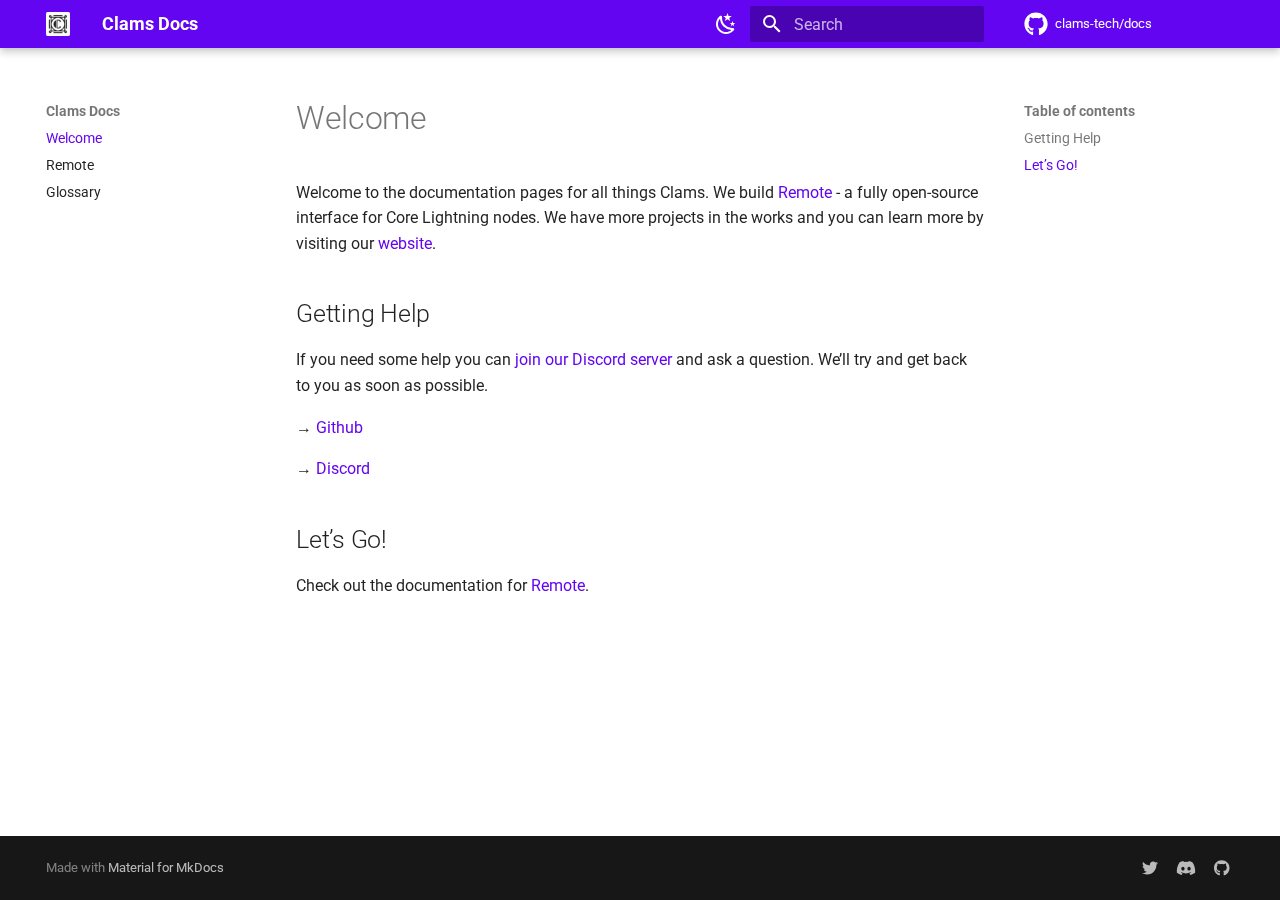
<file: index.html>
<!doctype html>
<html lang="en" class="no-js">
  <head>
    
      <meta charset="utf-8">
      <meta name="viewport" content="width=device-width,initial-scale=1">
      
      
      
      
      
        <link rel="next" href="remote/">
      
      <link rel="icon" href="assets/favicon.png">
      <meta name="generator" content="mkdocs-1.4.2, mkdocs-material-9.0.6">
    
    
      
        <title>Clams Docs</title>
      
    
    
      <link rel="stylesheet" href="assets/stylesheets/main.558e4712.min.css">
      
        
        <link rel="stylesheet" href="assets/stylesheets/palette.2505c338.min.css">
      
      
  
  
    
    
  
    
    
  
  
  <style>:root{--md-admonition-icon--info:url('data:image/svg+xml;charset=utf-8,<svg xmlns="http://www.w3.org/2000/svg" viewBox="0 0 16 16"><path d="M0 8a8 8 0 1 1 16 0A8 8 0 0 1 0 8Zm8-6.5a6.5 6.5 0 1 0 0 13 6.5 6.5 0 0 0 0-13ZM6.5 7.75A.75.75 0 0 1 7.25 7h1a.75.75 0 0 1 .75.75v2.75h.25a.75.75 0 0 1 0 1.5h-2a.75.75 0 0 1 0-1.5h.25v-2h-.25a.75.75 0 0 1-.75-.75ZM8 6a1 1 0 1 1 0-2 1 1 0 0 1 0 2Z"/></svg>');--md-admonition-icon--tip:url('data:image/svg+xml;charset=utf-8,<svg xmlns="http://www.w3.org/2000/svg" viewBox="0 0 16 16"><path d="M3.499.75a.75.75 0 0 1 1.5 0v.996C5.9 2.903 6.793 3.65 7.662 4.376l.24.202c-.036-.694.055-1.422.426-2.163C9.1.873 10.794-.045 12.622.26 14.408.558 16 1.94 16 4.25c0 1.278-.954 2.575-2.44 2.734l.146.508.065.22c.203.701.412 1.455.476 2.226.142 1.707-.4 3.03-1.487 3.898C11.714 14.671 10.27 15 8.75 15h-6a.75.75 0 0 1 0-1.5h1.376a4.484 4.484 0 0 1-.563-1.191 3.835 3.835 0 0 1-.05-2.063 4.647 4.647 0 0 1-2.025-.293.75.75 0 0 1 .525-1.406c1.357.507 2.376-.006 2.698-.318l.009-.01a.747.747 0 0 1 1.06 0 .748.748 0 0 1-.012 1.074c-.912.92-.992 1.835-.768 2.586.221.74.745 1.337 1.196 1.621H8.75c1.343 0 2.398-.296 3.074-.836.635-.507 1.036-1.31.928-2.602-.05-.603-.216-1.224-.422-1.93l-.064-.221c-.12-.407-.246-.84-.353-1.29a2.425 2.425 0 0 1-.507-.441 3.075 3.075 0 0 1-.633-1.248.75.75 0 0 1 1.455-.364c.046.185.144.436.31.627.146.168.353.305.712.305.738 0 1.25-.615 1.25-1.25 0-1.47-.95-2.315-2.123-2.51-1.172-.196-2.227.387-2.706 1.345-.46.92-.27 1.774.019 3.062l.042.19a.884.884 0 0 1 .01.05c.348.443.666.949.94 1.553a.75.75 0 1 1-1.365.62c-.553-1.217-1.32-1.94-2.3-2.768L6.7 5.527c-.814-.68-1.75-1.462-2.692-2.619a3.737 3.737 0 0 0-1.023.88c-.406.495-.663 1.036-.722 1.508.116.122.306.21.591.239.388.038.797-.06 1.032-.19a.75.75 0 0 1 .728 1.31c-.515.287-1.23.439-1.906.373-.682-.067-1.473-.38-1.879-1.193L.75 5.677V5.5c0-.984.48-1.94 1.077-2.664.46-.559 1.05-1.055 1.673-1.353V.75Z"/></svg>');}</style>


    
    
    
      
        
        
        <link rel="preconnect" href="https://fonts.gstatic.com" crossorigin>
        <link rel="stylesheet" href="https://fonts.googleapis.com/css?family=Roboto:300,300i,400,400i,700,700i%7CRoboto+Mono:400,400i,700,700i&display=fallback">
        <style>:root{--md-text-font:"Roboto";--md-code-font:"Roboto Mono"}</style>
      
    
    
      <link rel="stylesheet" href="stylesheets/extra.css">
    
    <script>__md_scope=new URL(".",location),__md_hash=e=>[...e].reduce((e,_)=>(e<<5)-e+_.charCodeAt(0),0),__md_get=(e,_=localStorage,t=__md_scope)=>JSON.parse(_.getItem(t.pathname+"."+e)),__md_set=(e,_,t=localStorage,a=__md_scope)=>{try{t.setItem(a.pathname+"."+e,JSON.stringify(_))}catch(e){}}</script>
    
      

    
    
    
  </head>
  
  
    
    
      
    
    
    
    
    <body dir="ltr" data-md-color-scheme="clams" data-md-color-primary="" data-md-color-accent="">
  
    
    
      <script>var palette=__md_get("__palette");if(palette&&"object"==typeof palette.color)for(var key of Object.keys(palette.color))document.body.setAttribute("data-md-color-"+key,palette.color[key])</script>
    
    <input class="md-toggle" data-md-toggle="drawer" type="checkbox" id="__drawer" autocomplete="off">
    <input class="md-toggle" data-md-toggle="search" type="checkbox" id="__search" autocomplete="off">
    <label class="md-overlay" for="__drawer"></label>
    <div data-md-component="skip">
      
        
        <a href="#welcome" class="md-skip">
          Skip to content
        </a>
      
    </div>
    <div data-md-component="announce">
      
    </div>
    
    
      

<header class="md-header" data-md-component="header">
  <nav class="md-header__inner md-grid" aria-label="Header">
    <a href="." title="Clams Docs" class="md-header__button md-logo" aria-label="Clams Docs" data-md-component="logo">
      
  <img src="assets/logo.png" alt="logo">

    </a>
    <label class="md-header__button md-icon" for="__drawer">
      <svg xmlns="http://www.w3.org/2000/svg" viewBox="0 0 24 24"><path d="M3 6h18v2H3V6m0 5h18v2H3v-2m0 5h18v2H3v-2Z"/></svg>
    </label>
    <div class="md-header__title" data-md-component="header-title">
      <div class="md-header__ellipsis">
        <div class="md-header__topic">
          <span class="md-ellipsis">
            Clams Docs
          </span>
        </div>
        <div class="md-header__topic" data-md-component="header-topic">
          <span class="md-ellipsis">
            
              Welcome
            
          </span>
        </div>
      </div>
    </div>
    
      <form class="md-header__option" data-md-component="palette">
        
          
          <input class="md-option" data-md-color-media="(prefers-color-scheme: light)" data-md-color-scheme="clams" data-md-color-primary="" data-md-color-accent=""  aria-label="Switch to dark mode"  type="radio" name="__palette" id="__palette_1">
          
            <label class="md-header__button md-icon" title="Switch to dark mode" for="__palette_2" hidden>
              <svg xmlns="http://www.w3.org/2000/svg" viewBox="0 0 24 24"><path d="m17.75 4.09-2.53 1.94.91 3.06-2.63-1.81-2.63 1.81.91-3.06-2.53-1.94L12.44 4l1.06-3 1.06 3 3.19.09m3.5 6.91-1.64 1.25.59 1.98-1.7-1.17-1.7 1.17.59-1.98L15.75 11l2.06-.05L18.5 9l.69 1.95 2.06.05m-2.28 4.95c.83-.08 1.72 1.1 1.19 1.85-.32.45-.66.87-1.08 1.27C15.17 23 8.84 23 4.94 19.07c-3.91-3.9-3.91-10.24 0-14.14.4-.4.82-.76 1.27-1.08.75-.53 1.93.36 1.85 1.19-.27 2.86.69 5.83 2.89 8.02a9.96 9.96 0 0 0 8.02 2.89m-1.64 2.02a12.08 12.08 0 0 1-7.8-3.47c-2.17-2.19-3.33-5-3.49-7.82-2.81 3.14-2.7 7.96.31 10.98 3.02 3.01 7.84 3.12 10.98.31Z"/></svg>
            </label>
          
        
          
          <input class="md-option" data-md-color-media="(prefers-color-scheme: dark)" data-md-color-scheme="slate" data-md-color-primary="" data-md-color-accent=""  aria-label="Switch to light mode"  type="radio" name="__palette" id="__palette_2">
          
            <label class="md-header__button md-icon" title="Switch to light mode" for="__palette_1" hidden>
              <svg xmlns="http://www.w3.org/2000/svg" viewBox="0 0 24 24"><path d="M12 7a5 5 0 0 1 5 5 5 5 0 0 1-5 5 5 5 0 0 1-5-5 5 5 0 0 1 5-5m0 2a3 3 0 0 0-3 3 3 3 0 0 0 3 3 3 3 0 0 0 3-3 3 3 0 0 0-3-3m0-7 2.39 3.42C13.65 5.15 12.84 5 12 5c-.84 0-1.65.15-2.39.42L12 2M3.34 7l4.16-.35A7.2 7.2 0 0 0 5.94 8.5c-.44.74-.69 1.5-.83 2.29L3.34 7m.02 10 1.76-3.77a7.131 7.131 0 0 0 2.38 4.14L3.36 17M20.65 7l-1.77 3.79a7.023 7.023 0 0 0-2.38-4.15l4.15.36m-.01 10-4.14.36c.59-.51 1.12-1.14 1.54-1.86.42-.73.69-1.5.83-2.29L20.64 17M12 22l-2.41-3.44c.74.27 1.55.44 2.41.44.82 0 1.63-.17 2.37-.44L12 22Z"/></svg>
            </label>
          
        
      </form>
    
    
    
      <label class="md-header__button md-icon" for="__search">
        <svg xmlns="http://www.w3.org/2000/svg" viewBox="0 0 24 24"><path d="M9.5 3A6.5 6.5 0 0 1 16 9.5c0 1.61-.59 3.09-1.56 4.23l.27.27h.79l5 5-1.5 1.5-5-5v-.79l-.27-.27A6.516 6.516 0 0 1 9.5 16 6.5 6.5 0 0 1 3 9.5 6.5 6.5 0 0 1 9.5 3m0 2C7 5 5 7 5 9.5S7 14 9.5 14 14 12 14 9.5 12 5 9.5 5Z"/></svg>
      </label>
      <div class="md-search" data-md-component="search" role="dialog">
  <label class="md-search__overlay" for="__search"></label>
  <div class="md-search__inner" role="search">
    <form class="md-search__form" name="search">
      <input type="text" class="md-search__input" name="query" aria-label="Search" placeholder="Search" autocapitalize="off" autocorrect="off" autocomplete="off" spellcheck="false" data-md-component="search-query" required>
      <label class="md-search__icon md-icon" for="__search">
        <svg xmlns="http://www.w3.org/2000/svg" viewBox="0 0 24 24"><path d="M9.5 3A6.5 6.5 0 0 1 16 9.5c0 1.61-.59 3.09-1.56 4.23l.27.27h.79l5 5-1.5 1.5-5-5v-.79l-.27-.27A6.516 6.516 0 0 1 9.5 16 6.5 6.5 0 0 1 3 9.5 6.5 6.5 0 0 1 9.5 3m0 2C7 5 5 7 5 9.5S7 14 9.5 14 14 12 14 9.5 12 5 9.5 5Z"/></svg>
        <svg xmlns="http://www.w3.org/2000/svg" viewBox="0 0 24 24"><path d="M20 11v2H8l5.5 5.5-1.42 1.42L4.16 12l7.92-7.92L13.5 5.5 8 11h12Z"/></svg>
      </label>
      <nav class="md-search__options" aria-label="Search">
        
        <button type="reset" class="md-search__icon md-icon" title="Clear" aria-label="Clear" tabindex="-1">
          <svg xmlns="http://www.w3.org/2000/svg" viewBox="0 0 24 24"><path d="M19 6.41 17.59 5 12 10.59 6.41 5 5 6.41 10.59 12 5 17.59 6.41 19 12 13.41 17.59 19 19 17.59 13.41 12 19 6.41Z"/></svg>
        </button>
      </nav>
      
    </form>
    <div class="md-search__output">
      <div class="md-search__scrollwrap" data-md-scrollfix>
        <div class="md-search-result" data-md-component="search-result">
          <div class="md-search-result__meta">
            Initializing search
          </div>
          <ol class="md-search-result__list" role="presentation"></ol>
        </div>
      </div>
    </div>
  </div>
</div>
    
    
      <div class="md-header__source">
        <a href="https://github.com/clams-tech/docs" title="Go to repository" class="md-source" data-md-component="source">
  <div class="md-source__icon md-icon">
    
    <svg xmlns="http://www.w3.org/2000/svg" viewBox="0 0 496 512"><!--! Font Awesome Free 6.2.1 by @fontawesome - https://fontawesome.com License - https://fontawesome.com/license/free (Icons: CC BY 4.0, Fonts: SIL OFL 1.1, Code: MIT License) Copyright 2022 Fonticons, Inc.--><path d="M165.9 397.4c0 2-2.3 3.6-5.2 3.6-3.3.3-5.6-1.3-5.6-3.6 0-2 2.3-3.6 5.2-3.6 3-.3 5.6 1.3 5.6 3.6zm-31.1-4.5c-.7 2 1.3 4.3 4.3 4.9 2.6 1 5.6 0 6.2-2s-1.3-4.3-4.3-5.2c-2.6-.7-5.5.3-6.2 2.3zm44.2-1.7c-2.9.7-4.9 2.6-4.6 4.9.3 2 2.9 3.3 5.9 2.6 2.9-.7 4.9-2.6 4.6-4.6-.3-1.9-3-3.2-5.9-2.9zM244.8 8C106.1 8 0 113.3 0 252c0 110.9 69.8 205.8 169.5 239.2 12.8 2.3 17.3-5.6 17.3-12.1 0-6.2-.3-40.4-.3-61.4 0 0-70 15-84.7-29.8 0 0-11.4-29.1-27.8-36.6 0 0-22.9-15.7 1.6-15.4 0 0 24.9 2 38.6 25.8 21.9 38.6 58.6 27.5 72.9 20.9 2.3-16 8.8-27.1 16-33.7-55.9-6.2-112.3-14.3-112.3-110.5 0-27.5 7.6-41.3 23.6-58.9-2.6-6.5-11.1-33.3 2.6-67.9 20.9-6.5 69 27 69 27 20-5.6 41.5-8.5 62.8-8.5s42.8 2.9 62.8 8.5c0 0 48.1-33.6 69-27 13.7 34.7 5.2 61.4 2.6 67.9 16 17.7 25.8 31.5 25.8 58.9 0 96.5-58.9 104.2-114.8 110.5 9.2 7.9 17 22.9 17 46.4 0 33.7-.3 75.4-.3 83.6 0 6.5 4.6 14.4 17.3 12.1C428.2 457.8 496 362.9 496 252 496 113.3 383.5 8 244.8 8zM97.2 352.9c-1.3 1-1 3.3.7 5.2 1.6 1.6 3.9 2.3 5.2 1 1.3-1 1-3.3-.7-5.2-1.6-1.6-3.9-2.3-5.2-1zm-10.8-8.1c-.7 1.3.3 2.9 2.3 3.9 1.6 1 3.6.7 4.3-.7.7-1.3-.3-2.9-2.3-3.9-2-.6-3.6-.3-4.3.7zm32.4 35.6c-1.6 1.3-1 4.3 1.3 6.2 2.3 2.3 5.2 2.6 6.5 1 1.3-1.3.7-4.3-1.3-6.2-2.2-2.3-5.2-2.6-6.5-1zm-11.4-14.7c-1.6 1-1.6 3.6 0 5.9 1.6 2.3 4.3 3.3 5.6 2.3 1.6-1.3 1.6-3.9 0-6.2-1.4-2.3-4-3.3-5.6-2z"/></svg>
  </div>
  <div class="md-source__repository">
    clams-tech/docs
  </div>
</a>
      </div>
    
  </nav>
  
</header>
    
    <div class="md-container" data-md-component="container">
      
      
        
          
        
      
      <main class="md-main" data-md-component="main">
        <div class="md-main__inner md-grid">
          
            
              
              <div class="md-sidebar md-sidebar--primary" data-md-component="sidebar" data-md-type="navigation" >
                <div class="md-sidebar__scrollwrap">
                  <div class="md-sidebar__inner">
                    


<nav class="md-nav md-nav--primary" aria-label="Navigation" data-md-level="0">
  <label class="md-nav__title" for="__drawer">
    <a href="." title="Clams Docs" class="md-nav__button md-logo" aria-label="Clams Docs" data-md-component="logo">
      
  <img src="assets/logo.png" alt="logo">

    </a>
    Clams Docs
  </label>
  
    <div class="md-nav__source">
      <a href="https://github.com/clams-tech/docs" title="Go to repository" class="md-source" data-md-component="source">
  <div class="md-source__icon md-icon">
    
    <svg xmlns="http://www.w3.org/2000/svg" viewBox="0 0 496 512"><!--! Font Awesome Free 6.2.1 by @fontawesome - https://fontawesome.com License - https://fontawesome.com/license/free (Icons: CC BY 4.0, Fonts: SIL OFL 1.1, Code: MIT License) Copyright 2022 Fonticons, Inc.--><path d="M165.9 397.4c0 2-2.3 3.6-5.2 3.6-3.3.3-5.6-1.3-5.6-3.6 0-2 2.3-3.6 5.2-3.6 3-.3 5.6 1.3 5.6 3.6zm-31.1-4.5c-.7 2 1.3 4.3 4.3 4.9 2.6 1 5.6 0 6.2-2s-1.3-4.3-4.3-5.2c-2.6-.7-5.5.3-6.2 2.3zm44.2-1.7c-2.9.7-4.9 2.6-4.6 4.9.3 2 2.9 3.3 5.9 2.6 2.9-.7 4.9-2.6 4.6-4.6-.3-1.9-3-3.2-5.9-2.9zM244.8 8C106.1 8 0 113.3 0 252c0 110.9 69.8 205.8 169.5 239.2 12.8 2.3 17.3-5.6 17.3-12.1 0-6.2-.3-40.4-.3-61.4 0 0-70 15-84.7-29.8 0 0-11.4-29.1-27.8-36.6 0 0-22.9-15.7 1.6-15.4 0 0 24.9 2 38.6 25.8 21.9 38.6 58.6 27.5 72.9 20.9 2.3-16 8.8-27.1 16-33.7-55.9-6.2-112.3-14.3-112.3-110.5 0-27.5 7.6-41.3 23.6-58.9-2.6-6.5-11.1-33.3 2.6-67.9 20.9-6.5 69 27 69 27 20-5.6 41.5-8.5 62.8-8.5s42.8 2.9 62.8 8.5c0 0 48.1-33.6 69-27 13.7 34.7 5.2 61.4 2.6 67.9 16 17.7 25.8 31.5 25.8 58.9 0 96.5-58.9 104.2-114.8 110.5 9.2 7.9 17 22.9 17 46.4 0 33.7-.3 75.4-.3 83.6 0 6.5 4.6 14.4 17.3 12.1C428.2 457.8 496 362.9 496 252 496 113.3 383.5 8 244.8 8zM97.2 352.9c-1.3 1-1 3.3.7 5.2 1.6 1.6 3.9 2.3 5.2 1 1.3-1 1-3.3-.7-5.2-1.6-1.6-3.9-2.3-5.2-1zm-10.8-8.1c-.7 1.3.3 2.9 2.3 3.9 1.6 1 3.6.7 4.3-.7.7-1.3-.3-2.9-2.3-3.9-2-.6-3.6-.3-4.3.7zm32.4 35.6c-1.6 1.3-1 4.3 1.3 6.2 2.3 2.3 5.2 2.6 6.5 1 1.3-1.3.7-4.3-1.3-6.2-2.2-2.3-5.2-2.6-6.5-1zm-11.4-14.7c-1.6 1-1.6 3.6 0 5.9 1.6 2.3 4.3 3.3 5.6 2.3 1.6-1.3 1.6-3.9 0-6.2-1.4-2.3-4-3.3-5.6-2z"/></svg>
  </div>
  <div class="md-source__repository">
    clams-tech/docs
  </div>
</a>
    </div>
  
  <ul class="md-nav__list" data-md-scrollfix>
    
      
      
      

  
  
    
  
  
    <li class="md-nav__item md-nav__item--active">
      
      <input class="md-nav__toggle md-toggle" data-md-toggle="toc" type="checkbox" id="__toc">
      
      
        
      
      
        <label class="md-nav__link md-nav__link--active" for="__toc">
          Welcome
          <span class="md-nav__icon md-icon"></span>
        </label>
      
      <a href="." class="md-nav__link md-nav__link--active">
        Welcome
      </a>
      
        

<nav class="md-nav md-nav--secondary" aria-label="Table of contents">
  
  
  
    
  
  
    <label class="md-nav__title" for="__toc">
      <span class="md-nav__icon md-icon"></span>
      Table of contents
    </label>
    <ul class="md-nav__list" data-md-component="toc" data-md-scrollfix>
      
        <li class="md-nav__item">
  <a href="#getting-help" class="md-nav__link">
    Getting Help
  </a>
  
</li>
      
        <li class="md-nav__item">
  <a href="#lets-go" class="md-nav__link">
    Let’s Go!
  </a>
  
</li>
      
    </ul>
  
</nav>
      
    </li>
  

    
      
      
      

  
  
  
    <li class="md-nav__item">
      <a href="remote/" class="md-nav__link">
        Remote
      </a>
    </li>
  

    
      
      
      

  
  
  
    <li class="md-nav__item">
      <a href="glossary/" class="md-nav__link">
        Glossary
      </a>
    </li>
  

    
  </ul>
</nav>
                  </div>
                </div>
              </div>
            
            
              
              <div class="md-sidebar md-sidebar--secondary" data-md-component="sidebar" data-md-type="toc" >
                <div class="md-sidebar__scrollwrap">
                  <div class="md-sidebar__inner">
                    

<nav class="md-nav md-nav--secondary" aria-label="Table of contents">
  
  
  
    
  
  
    <label class="md-nav__title" for="__toc">
      <span class="md-nav__icon md-icon"></span>
      Table of contents
    </label>
    <ul class="md-nav__list" data-md-component="toc" data-md-scrollfix>
      
        <li class="md-nav__item">
  <a href="#getting-help" class="md-nav__link">
    Getting Help
  </a>
  
</li>
      
        <li class="md-nav__item">
  <a href="#lets-go" class="md-nav__link">
    Let’s Go!
  </a>
  
</li>
      
    </ul>
  
</nav>
                  </div>
                </div>
              </div>
            
          
          
            <div class="md-content" data-md-component="content">
              <article class="md-content__inner md-typeset">
                
                  

  
  



<h1 id="welcome">Welcome</h1>
<p>Welcome to the documentation pages for all things Clams. We build <a href="https://remote.clams.tech">Remote</a> - a fully open-source interface for Core Lightning nodes. We have more projects in the works and you can learn more by visiting our <a href="https://clams.tech">website</a>.</p>
<h2 id="getting-help">Getting Help</h2>
<p>If you need some help you can <a href="https://discord.gg/eWfHuJZVaB">join our Discord server</a> and ask a question. We’ll try and get back to you as soon as possible.</p>
<p>→ <a href="https://github.com/clams-tech/">Github</a></p>
<p>→ <a href="https://discord.gg/eWfHuJZVaB">Discord</a></p>
<h2 id="lets-go">Let’s Go!</h2>
<p>Check out the documentation for <a href="/remote">Remote</a>.</p>





                
              </article>
            </div>
          
          
        </div>
        
      </main>
      
        <footer class="md-footer">
  
  <div class="md-footer-meta md-typeset">
    <div class="md-footer-meta__inner md-grid">
      <div class="md-copyright">
  
  
    Made with
    <a href="https://squidfunk.github.io/mkdocs-material/" target="_blank" rel="noopener">
      Material for MkDocs
    </a>
  
</div>
      
        <div class="md-social">
  
    
    
      
      
    
    <a href="https://twitter.com/clamstech" target="_blank" rel="noopener" title="twitter.com" class="md-social__link">
      <svg xmlns="http://www.w3.org/2000/svg" viewBox="0 0 512 512"><!--! Font Awesome Free 6.2.1 by @fontawesome - https://fontawesome.com License - https://fontawesome.com/license/free (Icons: CC BY 4.0, Fonts: SIL OFL 1.1, Code: MIT License) Copyright 2022 Fonticons, Inc.--><path d="M459.37 151.716c.325 4.548.325 9.097.325 13.645 0 138.72-105.583 298.558-298.558 298.558-59.452 0-114.68-17.219-161.137-47.106 8.447.974 16.568 1.299 25.34 1.299 49.055 0 94.213-16.568 130.274-44.832-46.132-.975-84.792-31.188-98.112-72.772 6.498.974 12.995 1.624 19.818 1.624 9.421 0 18.843-1.3 27.614-3.573-48.081-9.747-84.143-51.98-84.143-102.985v-1.299c13.969 7.797 30.214 12.67 47.431 13.319-28.264-18.843-46.781-51.005-46.781-87.391 0-19.492 5.197-37.36 14.294-52.954 51.655 63.675 129.3 105.258 216.365 109.807-1.624-7.797-2.599-15.918-2.599-24.04 0-57.828 46.782-104.934 104.934-104.934 30.213 0 57.502 12.67 76.67 33.137 23.715-4.548 46.456-13.32 66.599-25.34-7.798 24.366-24.366 44.833-46.132 57.827 21.117-2.273 41.584-8.122 60.426-16.243-14.292 20.791-32.161 39.308-52.628 54.253z"/></svg>
    </a>
  
    
    
      
      
    
    <a href="https://discord.gg/F2SK8QGW" target="_blank" rel="noopener" title="discord.gg" class="md-social__link">
      <svg xmlns="http://www.w3.org/2000/svg" viewBox="0 0 640 512"><!--! Font Awesome Free 6.2.1 by @fontawesome - https://fontawesome.com License - https://fontawesome.com/license/free (Icons: CC BY 4.0, Fonts: SIL OFL 1.1, Code: MIT License) Copyright 2022 Fonticons, Inc.--><path d="M524.531 69.836a1.5 1.5 0 0 0-.764-.7A485.065 485.065 0 0 0 404.081 32.03a1.816 1.816 0 0 0-1.923.91 337.461 337.461 0 0 0-14.9 30.6 447.848 447.848 0 0 0-134.426 0 309.541 309.541 0 0 0-15.135-30.6 1.89 1.89 0 0 0-1.924-.91 483.689 483.689 0 0 0-119.688 37.107 1.712 1.712 0 0 0-.788.676C39.068 183.651 18.186 294.69 28.43 404.354a2.016 2.016 0 0 0 .765 1.375 487.666 487.666 0 0 0 146.825 74.189 1.9 1.9 0 0 0 2.063-.676A348.2 348.2 0 0 0 208.12 430.4a1.86 1.86 0 0 0-1.019-2.588 321.173 321.173 0 0 1-45.868-21.853 1.885 1.885 0 0 1-.185-3.126 251.047 251.047 0 0 0 9.109-7.137 1.819 1.819 0 0 1 1.9-.256c96.229 43.917 200.41 43.917 295.5 0a1.812 1.812 0 0 1 1.924.233 234.533 234.533 0 0 0 9.132 7.16 1.884 1.884 0 0 1-.162 3.126 301.407 301.407 0 0 1-45.89 21.83 1.875 1.875 0 0 0-1 2.611 391.055 391.055 0 0 0 30.014 48.815 1.864 1.864 0 0 0 2.063.7A486.048 486.048 0 0 0 610.7 405.729a1.882 1.882 0 0 0 .765-1.352c12.264-126.783-20.532-236.912-86.934-334.541ZM222.491 337.58c-28.972 0-52.844-26.587-52.844-59.239s23.409-59.241 52.844-59.241c29.665 0 53.306 26.82 52.843 59.239 0 32.654-23.41 59.241-52.843 59.241Zm195.38 0c-28.971 0-52.843-26.587-52.843-59.239s23.409-59.241 52.843-59.241c29.667 0 53.307 26.82 52.844 59.239 0 32.654-23.177 59.241-52.844 59.241Z"/></svg>
    </a>
  
    
    
      
      
    
    <a href="https://github.com/clams-tech" target="_blank" rel="noopener" title="github.com" class="md-social__link">
      <svg xmlns="http://www.w3.org/2000/svg" viewBox="0 0 496 512"><!--! Font Awesome Free 6.2.1 by @fontawesome - https://fontawesome.com License - https://fontawesome.com/license/free (Icons: CC BY 4.0, Fonts: SIL OFL 1.1, Code: MIT License) Copyright 2022 Fonticons, Inc.--><path d="M165.9 397.4c0 2-2.3 3.6-5.2 3.6-3.3.3-5.6-1.3-5.6-3.6 0-2 2.3-3.6 5.2-3.6 3-.3 5.6 1.3 5.6 3.6zm-31.1-4.5c-.7 2 1.3 4.3 4.3 4.9 2.6 1 5.6 0 6.2-2s-1.3-4.3-4.3-5.2c-2.6-.7-5.5.3-6.2 2.3zm44.2-1.7c-2.9.7-4.9 2.6-4.6 4.9.3 2 2.9 3.3 5.9 2.6 2.9-.7 4.9-2.6 4.6-4.6-.3-1.9-3-3.2-5.9-2.9zM244.8 8C106.1 8 0 113.3 0 252c0 110.9 69.8 205.8 169.5 239.2 12.8 2.3 17.3-5.6 17.3-12.1 0-6.2-.3-40.4-.3-61.4 0 0-70 15-84.7-29.8 0 0-11.4-29.1-27.8-36.6 0 0-22.9-15.7 1.6-15.4 0 0 24.9 2 38.6 25.8 21.9 38.6 58.6 27.5 72.9 20.9 2.3-16 8.8-27.1 16-33.7-55.9-6.2-112.3-14.3-112.3-110.5 0-27.5 7.6-41.3 23.6-58.9-2.6-6.5-11.1-33.3 2.6-67.9 20.9-6.5 69 27 69 27 20-5.6 41.5-8.5 62.8-8.5s42.8 2.9 62.8 8.5c0 0 48.1-33.6 69-27 13.7 34.7 5.2 61.4 2.6 67.9 16 17.7 25.8 31.5 25.8 58.9 0 96.5-58.9 104.2-114.8 110.5 9.2 7.9 17 22.9 17 46.4 0 33.7-.3 75.4-.3 83.6 0 6.5 4.6 14.4 17.3 12.1C428.2 457.8 496 362.9 496 252 496 113.3 383.5 8 244.8 8zM97.2 352.9c-1.3 1-1 3.3.7 5.2 1.6 1.6 3.9 2.3 5.2 1 1.3-1 1-3.3-.7-5.2-1.6-1.6-3.9-2.3-5.2-1zm-10.8-8.1c-.7 1.3.3 2.9 2.3 3.9 1.6 1 3.6.7 4.3-.7.7-1.3-.3-2.9-2.3-3.9-2-.6-3.6-.3-4.3.7zm32.4 35.6c-1.6 1.3-1 4.3 1.3 6.2 2.3 2.3 5.2 2.6 6.5 1 1.3-1.3.7-4.3-1.3-6.2-2.2-2.3-5.2-2.6-6.5-1zm-11.4-14.7c-1.6 1-1.6 3.6 0 5.9 1.6 2.3 4.3 3.3 5.6 2.3 1.6-1.3 1.6-3.9 0-6.2-1.4-2.3-4-3.3-5.6-2z"/></svg>
    </a>
  
</div>
      
    </div>
  </div>
</footer>
      
    </div>
    <div class="md-dialog" data-md-component="dialog">
      <div class="md-dialog__inner md-typeset"></div>
    </div>
    
    <script id="__config" type="application/json">{"base": ".", "features": ["navigation.instant", "navigation.tracking"], "search": "assets/javascripts/workers/search.e5c33ebb.min.js", "translations": {"clipboard.copied": "Copied to clipboard", "clipboard.copy": "Copy to clipboard", "search.result.more.one": "1 more on this page", "search.result.more.other": "# more on this page", "search.result.none": "No matching documents", "search.result.one": "1 matching document", "search.result.other": "# matching documents", "search.result.placeholder": "Type to start searching", "search.result.term.missing": "Missing", "select.version": "Select version"}}</script>
    
    
      <script src="assets/javascripts/bundle.51d95adb.min.js"></script>
      
    
  </body>
</html>
</file>
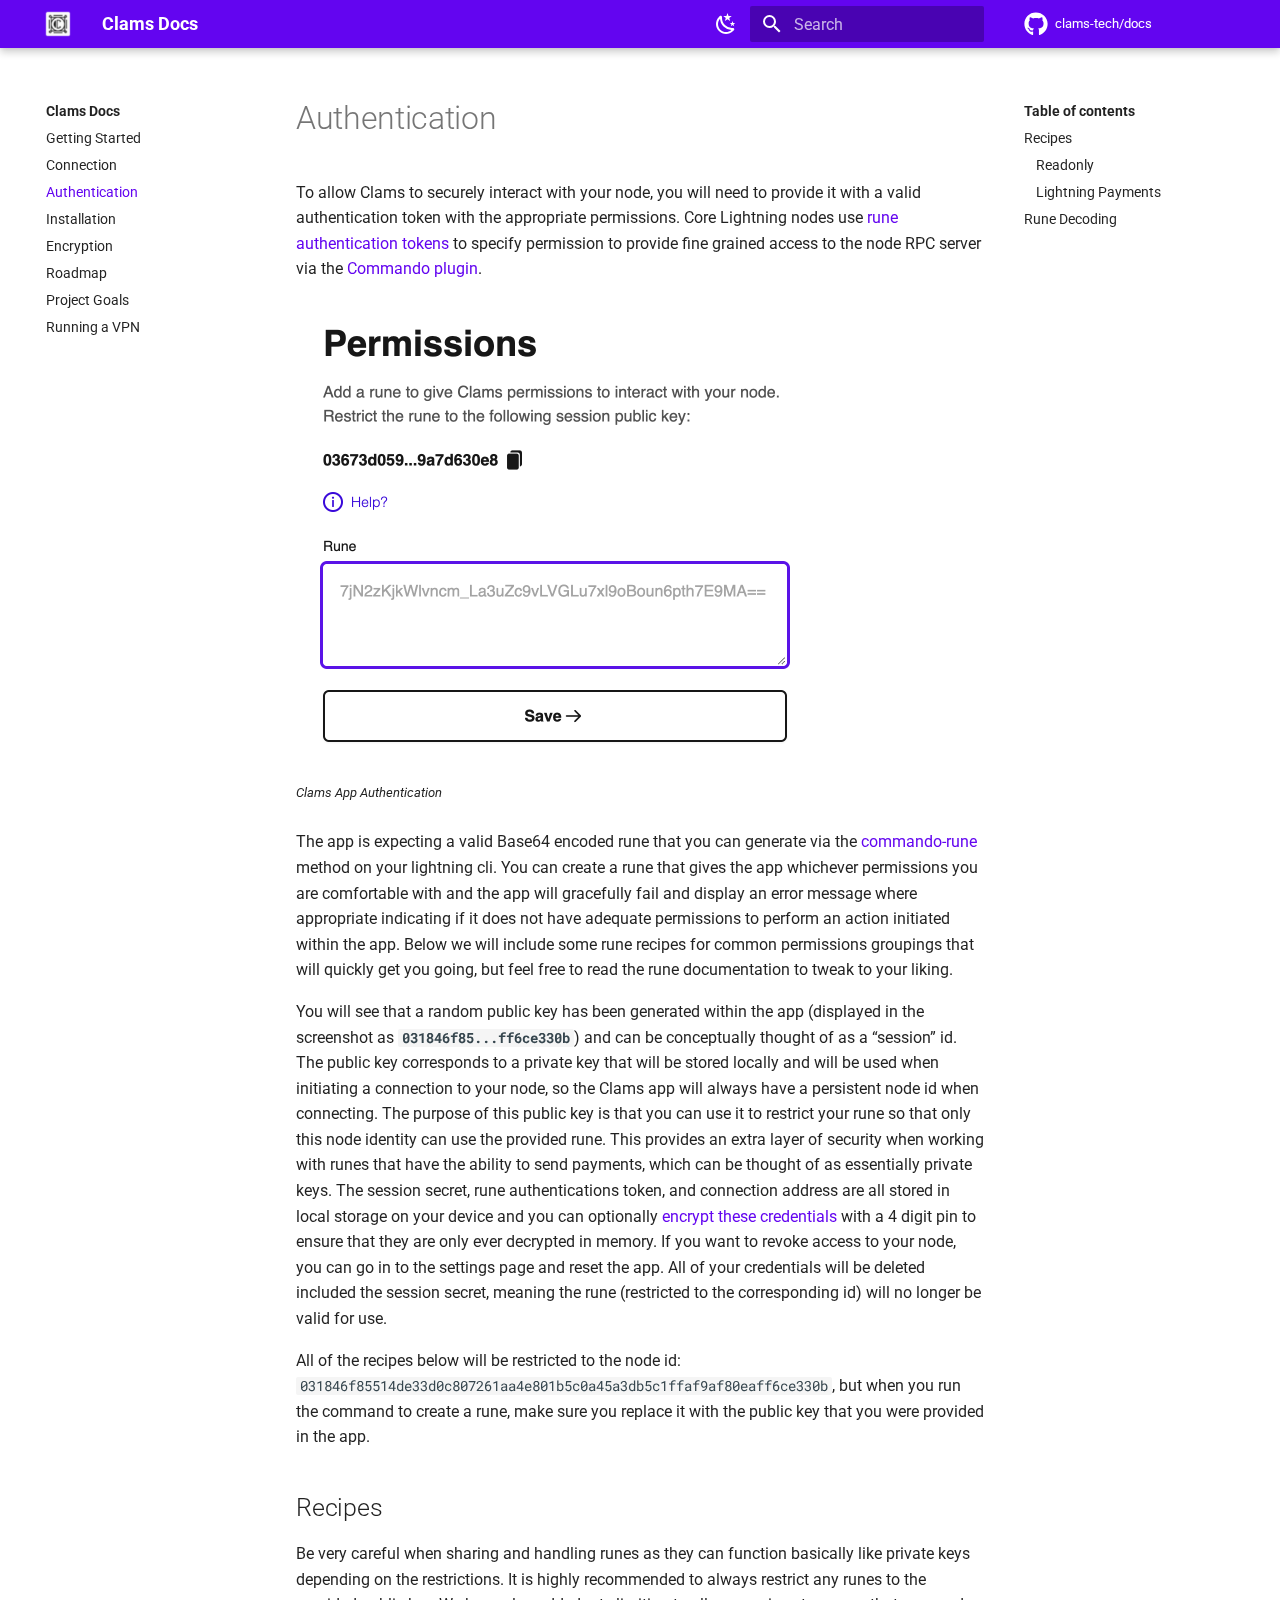
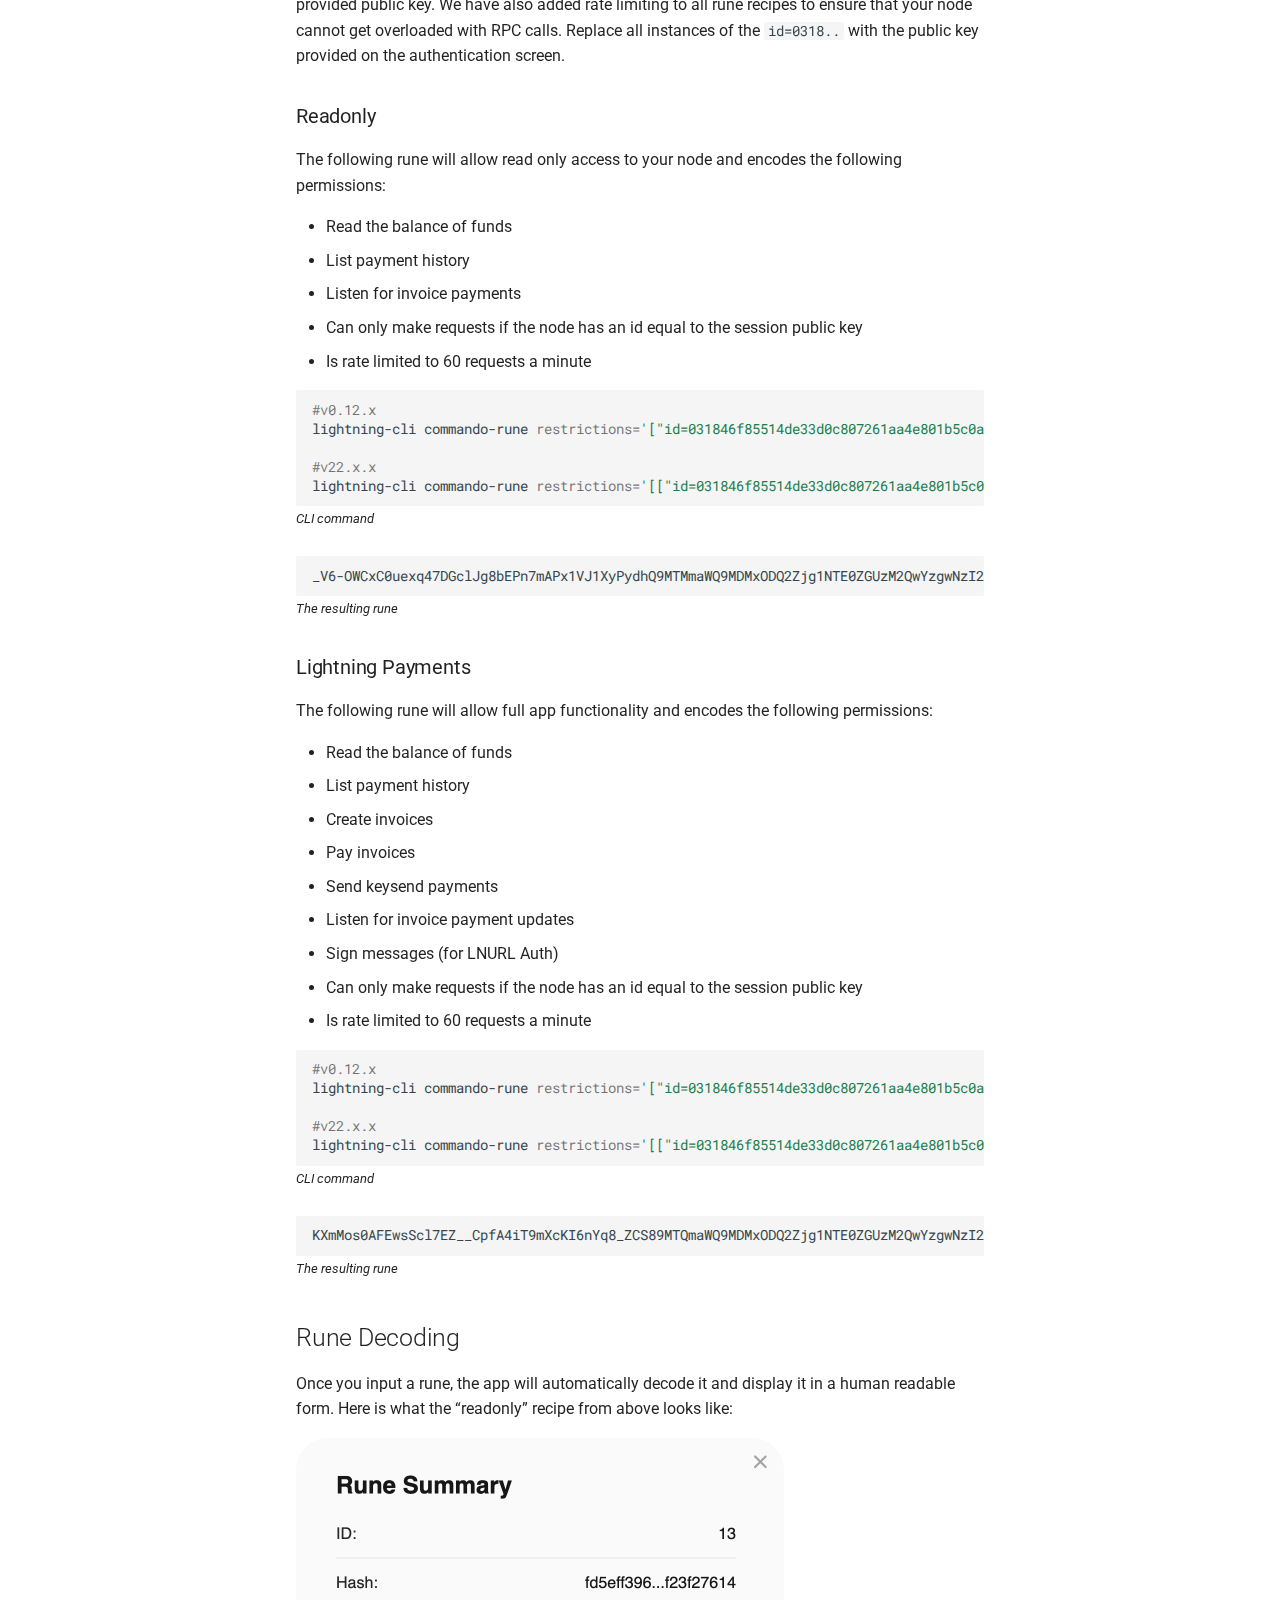
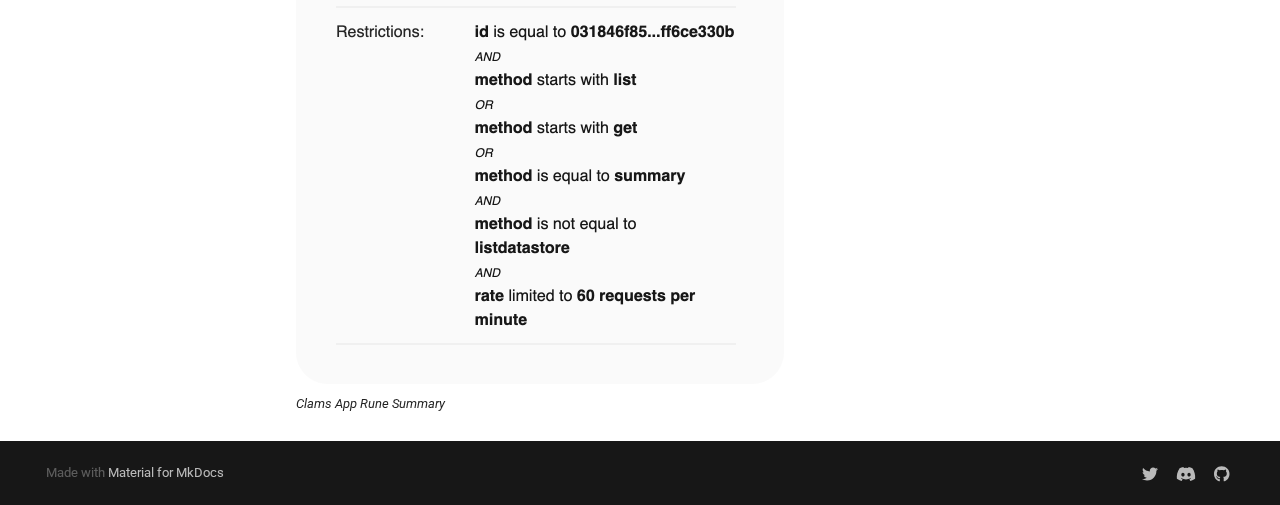
<file: authentication/index.html>
<!doctype html>
<html lang="en" class="no-js">
  <head>
    
      <meta charset="utf-8">
      <meta name="viewport" content="width=device-width,initial-scale=1">
      
      
      
      
        <link rel="prev" href="../connection/">
      
      
        <link rel="next" href="../installation/">
      
      <link rel="icon" href="../assets/favicon.png">
      <meta name="generator" content="mkdocs-1.4.2, mkdocs-material-9.0.1">
    
    
      
        <title>Authentication - Clams Docs</title>
      
    
    
      <link rel="stylesheet" href="../assets/stylesheets/main.3bd4f189.min.css">
      
        
        <link rel="stylesheet" href="../assets/stylesheets/palette.2505c338.min.css">
      
      
  
  
    
    
  
    
    
  
  
  <style>:root{--md-admonition-icon--info:url('data:image/svg+xml;charset=utf-8,<svg xmlns="http://www.w3.org/2000/svg" viewBox="0 0 16 16"><path fill-rule="evenodd" d="M8 1.5a6.5 6.5 0 1 0 0 13 6.5 6.5 0 0 0 0-13zM0 8a8 8 0 1 1 16 0A8 8 0 0 1 0 8zm6.5-.25A.75.75 0 0 1 7.25 7h1a.75.75 0 0 1 .75.75v2.75h.25a.75.75 0 0 1 0 1.5h-2a.75.75 0 0 1 0-1.5h.25v-2h-.25a.75.75 0 0 1-.75-.75zM8 6a1 1 0 1 0 0-2 1 1 0 0 0 0 2z"/></svg>');--md-admonition-icon--tip:url('data:image/svg+xml;charset=utf-8,<svg xmlns="http://www.w3.org/2000/svg" viewBox="0 0 16 16"><path fill-rule="evenodd" d="M3.499.75a.75.75 0 0 1 1.5 0v.996C5.9 2.903 6.793 3.65 7.662 4.376l.24.202c-.036-.694.055-1.422.426-2.163C9.1.873 10.794-.045 12.622.26 14.408.558 16 1.94 16 4.25c0 1.278-.954 2.575-2.44 2.734l.146.508.065.22c.203.701.412 1.455.476 2.226.142 1.707-.4 3.03-1.487 3.898C11.714 14.671 10.27 15 8.75 15h-6a.75.75 0 0 1 0-1.5h1.376a4.489 4.489 0 0 1-.563-1.191 3.833 3.833 0 0 1-.05-2.063 4.636 4.636 0 0 1-2.025-.293.75.75 0 1 1 .525-1.406c1.357.507 2.376-.006 2.698-.318l.009-.01a.748.748 0 0 1 1.06 0 .75.75 0 0 1-.012 1.074c-.912.92-.992 1.835-.768 2.586.221.74.745 1.337 1.196 1.621H8.75c1.343 0 2.398-.296 3.074-.836.635-.507 1.036-1.31.928-2.602-.05-.603-.216-1.224-.422-1.93l-.064-.221c-.12-.407-.246-.84-.353-1.29a2.404 2.404 0 0 1-.507-.441 3.063 3.063 0 0 1-.633-1.248.75.75 0 0 1 1.455-.364c.046.185.144.436.31.627.146.168.353.305.712.305.738 0 1.25-.615 1.25-1.25 0-1.47-.95-2.315-2.123-2.51-1.172-.196-2.227.387-2.706 1.345-.46.92-.27 1.774.019 3.062l.042.19a.753.753 0 0 1 .01.05c.348.443.666.949.94 1.553a.75.75 0 1 1-1.365.62c-.553-1.217-1.32-1.94-2.3-2.768a85.08 85.08 0 0 0-.317-.265c-.814-.68-1.75-1.462-2.692-2.619a3.74 3.74 0 0 0-1.023.88c-.406.495-.663 1.036-.722 1.508.116.122.306.21.591.239.388.038.797-.06 1.032-.19a.75.75 0 0 1 .728 1.31c-.515.287-1.23.439-1.906.373-.682-.067-1.473-.38-1.879-1.193L.75 5.677V5.5c0-.984.48-1.94 1.077-2.664.46-.559 1.05-1.055 1.673-1.353V.75z"/></svg>');}</style>


    
    
    
      
        
        
        <link rel="preconnect" href="https://fonts.gstatic.com" crossorigin>
        <link rel="stylesheet" href="https://fonts.googleapis.com/css?family=Roboto:300,300i,400,400i,700,700i%7CRoboto+Mono:400,400i,700,700i&display=fallback">
        <style>:root{--md-text-font:"Roboto";--md-code-font:"Roboto Mono"}</style>
      
    
    
      <link rel="stylesheet" href="../stylesheets/extra.css">
    
    <script>__md_scope=new URL("..",location),__md_hash=e=>[...e].reduce((e,_)=>(e<<5)-e+_.charCodeAt(0),0),__md_get=(e,_=localStorage,t=__md_scope)=>JSON.parse(_.getItem(t.pathname+"."+e)),__md_set=(e,_,t=localStorage,a=__md_scope)=>{try{t.setItem(a.pathname+"."+e,JSON.stringify(_))}catch(e){}}</script>
    
      

    
    
    
  </head>
  
  
    
    
      
    
    
    
    
    <body dir="ltr" data-md-color-scheme="clams" data-md-color-primary="" data-md-color-accent="">
  
    
    
      <script>var palette=__md_get("__palette");if(palette&&"object"==typeof palette.color)for(var key of Object.keys(palette.color))document.body.setAttribute("data-md-color-"+key,palette.color[key])</script>
    
    <input class="md-toggle" data-md-toggle="drawer" type="checkbox" id="__drawer" autocomplete="off">
    <input class="md-toggle" data-md-toggle="search" type="checkbox" id="__search" autocomplete="off">
    <label class="md-overlay" for="__drawer"></label>
    <div data-md-component="skip">
      
        
        <a href="#authentication" class="md-skip">
          Skip to content
        </a>
      
    </div>
    <div data-md-component="announce">
      
    </div>
    
    
      

<header class="md-header" data-md-component="header">
  <nav class="md-header__inner md-grid" aria-label="Header">
    <a href=".." title="Clams Docs" class="md-header__button md-logo" aria-label="Clams Docs" data-md-component="logo">
      
  <img src="../assets/logo.png" alt="logo">

    </a>
    <label class="md-header__button md-icon" for="__drawer">
      <svg xmlns="http://www.w3.org/2000/svg" viewBox="0 0 24 24"><path d="M3 6h18v2H3V6m0 5h18v2H3v-2m0 5h18v2H3v-2Z"/></svg>
    </label>
    <div class="md-header__title" data-md-component="header-title">
      <div class="md-header__ellipsis">
        <div class="md-header__topic">
          <span class="md-ellipsis">
            Clams Docs
          </span>
        </div>
        <div class="md-header__topic" data-md-component="header-topic">
          <span class="md-ellipsis">
            
              Authentication
            
          </span>
        </div>
      </div>
    </div>
    
      <form class="md-header__option" data-md-component="palette">
        
          
          <input class="md-option" data-md-color-media="(prefers-color-scheme: light)" data-md-color-scheme="clams" data-md-color-primary="" data-md-color-accent=""  aria-label="Switch to dark mode"  type="radio" name="__palette" id="__palette_1">
          
            <label class="md-header__button md-icon" title="Switch to dark mode" for="__palette_2" hidden>
              <svg xmlns="http://www.w3.org/2000/svg" viewBox="0 0 24 24"><path d="m17.75 4.09-2.53 1.94.91 3.06-2.63-1.81-2.63 1.81.91-3.06-2.53-1.94L12.44 4l1.06-3 1.06 3 3.19.09m3.5 6.91-1.64 1.25.59 1.98-1.7-1.17-1.7 1.17.59-1.98L15.75 11l2.06-.05L18.5 9l.69 1.95 2.06.05m-2.28 4.95c.83-.08 1.72 1.1 1.19 1.85-.32.45-.66.87-1.08 1.27C15.17 23 8.84 23 4.94 19.07c-3.91-3.9-3.91-10.24 0-14.14.4-.4.82-.76 1.27-1.08.75-.53 1.93.36 1.85 1.19-.27 2.86.69 5.83 2.89 8.02a9.96 9.96 0 0 0 8.02 2.89m-1.64 2.02a12.08 12.08 0 0 1-7.8-3.47c-2.17-2.19-3.33-5-3.49-7.82-2.81 3.14-2.7 7.96.31 10.98 3.02 3.01 7.84 3.12 10.98.31Z"/></svg>
            </label>
          
        
          
          <input class="md-option" data-md-color-media="(prefers-color-scheme: dark)" data-md-color-scheme="slate" data-md-color-primary="" data-md-color-accent=""  aria-label="Switch to light mode"  type="radio" name="__palette" id="__palette_2">
          
            <label class="md-header__button md-icon" title="Switch to light mode" for="__palette_1" hidden>
              <svg xmlns="http://www.w3.org/2000/svg" viewBox="0 0 24 24"><path d="M12 7a5 5 0 0 1 5 5 5 5 0 0 1-5 5 5 5 0 0 1-5-5 5 5 0 0 1 5-5m0 2a3 3 0 0 0-3 3 3 3 0 0 0 3 3 3 3 0 0 0 3-3 3 3 0 0 0-3-3m0-7 2.39 3.42C13.65 5.15 12.84 5 12 5c-.84 0-1.65.15-2.39.42L12 2M3.34 7l4.16-.35A7.2 7.2 0 0 0 5.94 8.5c-.44.74-.69 1.5-.83 2.29L3.34 7m.02 10 1.76-3.77a7.131 7.131 0 0 0 2.38 4.14L3.36 17M20.65 7l-1.77 3.79a7.023 7.023 0 0 0-2.38-4.15l4.15.36m-.01 10-4.14.36c.59-.51 1.12-1.14 1.54-1.86.42-.73.69-1.5.83-2.29L20.64 17M12 22l-2.41-3.44c.74.27 1.55.44 2.41.44.82 0 1.63-.17 2.37-.44L12 22Z"/></svg>
            </label>
          
        
      </form>
    
    
    
      <label class="md-header__button md-icon" for="__search">
        <svg xmlns="http://www.w3.org/2000/svg" viewBox="0 0 24 24"><path d="M9.5 3A6.5 6.5 0 0 1 16 9.5c0 1.61-.59 3.09-1.56 4.23l.27.27h.79l5 5-1.5 1.5-5-5v-.79l-.27-.27A6.516 6.516 0 0 1 9.5 16 6.5 6.5 0 0 1 3 9.5 6.5 6.5 0 0 1 9.5 3m0 2C7 5 5 7 5 9.5S7 14 9.5 14 14 12 14 9.5 12 5 9.5 5Z"/></svg>
      </label>
      <div class="md-search" data-md-component="search" role="dialog">
  <label class="md-search__overlay" for="__search"></label>
  <div class="md-search__inner" role="search">
    <form class="md-search__form" name="search">
      <input type="text" class="md-search__input" name="query" aria-label="Search" placeholder="Search" autocapitalize="off" autocorrect="off" autocomplete="off" spellcheck="false" data-md-component="search-query" required>
      <label class="md-search__icon md-icon" for="__search">
        <svg xmlns="http://www.w3.org/2000/svg" viewBox="0 0 24 24"><path d="M9.5 3A6.5 6.5 0 0 1 16 9.5c0 1.61-.59 3.09-1.56 4.23l.27.27h.79l5 5-1.5 1.5-5-5v-.79l-.27-.27A6.516 6.516 0 0 1 9.5 16 6.5 6.5 0 0 1 3 9.5 6.5 6.5 0 0 1 9.5 3m0 2C7 5 5 7 5 9.5S7 14 9.5 14 14 12 14 9.5 12 5 9.5 5Z"/></svg>
        <svg xmlns="http://www.w3.org/2000/svg" viewBox="0 0 24 24"><path d="M20 11v2H8l5.5 5.5-1.42 1.42L4.16 12l7.92-7.92L13.5 5.5 8 11h12Z"/></svg>
      </label>
      <nav class="md-search__options" aria-label="Search">
        
        <button type="reset" class="md-search__icon md-icon" title="Clear" aria-label="Clear" tabindex="-1">
          <svg xmlns="http://www.w3.org/2000/svg" viewBox="0 0 24 24"><path d="M19 6.41 17.59 5 12 10.59 6.41 5 5 6.41 10.59 12 5 17.59 6.41 19 12 13.41 17.59 19 19 17.59 13.41 12 19 6.41Z"/></svg>
        </button>
      </nav>
      
    </form>
    <div class="md-search__output">
      <div class="md-search__scrollwrap" data-md-scrollfix>
        <div class="md-search-result" data-md-component="search-result">
          <div class="md-search-result__meta">
            Initializing search
          </div>
          <ol class="md-search-result__list"></ol>
        </div>
      </div>
    </div>
  </div>
</div>
    
    
      <div class="md-header__source">
        <a href="https://github.com/clams-tech/docs" title="Go to repository" class="md-source" data-md-component="source">
  <div class="md-source__icon md-icon">
    
    <svg xmlns="http://www.w3.org/2000/svg" viewBox="0 0 496 512"><!--! Font Awesome Free 6.2.1 by @fontawesome - https://fontawesome.com License - https://fontawesome.com/license/free (Icons: CC BY 4.0, Fonts: SIL OFL 1.1, Code: MIT License) Copyright 2022 Fonticons, Inc.--><path d="M165.9 397.4c0 2-2.3 3.6-5.2 3.6-3.3.3-5.6-1.3-5.6-3.6 0-2 2.3-3.6 5.2-3.6 3-.3 5.6 1.3 5.6 3.6zm-31.1-4.5c-.7 2 1.3 4.3 4.3 4.9 2.6 1 5.6 0 6.2-2s-1.3-4.3-4.3-5.2c-2.6-.7-5.5.3-6.2 2.3zm44.2-1.7c-2.9.7-4.9 2.6-4.6 4.9.3 2 2.9 3.3 5.9 2.6 2.9-.7 4.9-2.6 4.6-4.6-.3-1.9-3-3.2-5.9-2.9zM244.8 8C106.1 8 0 113.3 0 252c0 110.9 69.8 205.8 169.5 239.2 12.8 2.3 17.3-5.6 17.3-12.1 0-6.2-.3-40.4-.3-61.4 0 0-70 15-84.7-29.8 0 0-11.4-29.1-27.8-36.6 0 0-22.9-15.7 1.6-15.4 0 0 24.9 2 38.6 25.8 21.9 38.6 58.6 27.5 72.9 20.9 2.3-16 8.8-27.1 16-33.7-55.9-6.2-112.3-14.3-112.3-110.5 0-27.5 7.6-41.3 23.6-58.9-2.6-6.5-11.1-33.3 2.6-67.9 20.9-6.5 69 27 69 27 20-5.6 41.5-8.5 62.8-8.5s42.8 2.9 62.8 8.5c0 0 48.1-33.6 69-27 13.7 34.7 5.2 61.4 2.6 67.9 16 17.7 25.8 31.5 25.8 58.9 0 96.5-58.9 104.2-114.8 110.5 9.2 7.9 17 22.9 17 46.4 0 33.7-.3 75.4-.3 83.6 0 6.5 4.6 14.4 17.3 12.1C428.2 457.8 496 362.9 496 252 496 113.3 383.5 8 244.8 8zM97.2 352.9c-1.3 1-1 3.3.7 5.2 1.6 1.6 3.9 2.3 5.2 1 1.3-1 1-3.3-.7-5.2-1.6-1.6-3.9-2.3-5.2-1zm-10.8-8.1c-.7 1.3.3 2.9 2.3 3.9 1.6 1 3.6.7 4.3-.7.7-1.3-.3-2.9-2.3-3.9-2-.6-3.6-.3-4.3.7zm32.4 35.6c-1.6 1.3-1 4.3 1.3 6.2 2.3 2.3 5.2 2.6 6.5 1 1.3-1.3.7-4.3-1.3-6.2-2.2-2.3-5.2-2.6-6.5-1zm-11.4-14.7c-1.6 1-1.6 3.6 0 5.9 1.6 2.3 4.3 3.3 5.6 2.3 1.6-1.3 1.6-3.9 0-6.2-1.4-2.3-4-3.3-5.6-2z"/></svg>
  </div>
  <div class="md-source__repository">
    clams-tech/docs
  </div>
</a>
      </div>
    
  </nav>
  
</header>
    
    <div class="md-container" data-md-component="container">
      
      
        
          
        
      
      <main class="md-main" data-md-component="main">
        <div class="md-main__inner md-grid">
          
            
              
              <div class="md-sidebar md-sidebar--primary" data-md-component="sidebar" data-md-type="navigation" >
                <div class="md-sidebar__scrollwrap">
                  <div class="md-sidebar__inner">
                    


<nav class="md-nav md-nav--primary" aria-label="Navigation" data-md-level="0">
  <label class="md-nav__title" for="__drawer">
    <a href=".." title="Clams Docs" class="md-nav__button md-logo" aria-label="Clams Docs" data-md-component="logo">
      
  <img src="../assets/logo.png" alt="logo">

    </a>
    Clams Docs
  </label>
  
    <div class="md-nav__source">
      <a href="https://github.com/clams-tech/docs" title="Go to repository" class="md-source" data-md-component="source">
  <div class="md-source__icon md-icon">
    
    <svg xmlns="http://www.w3.org/2000/svg" viewBox="0 0 496 512"><!--! Font Awesome Free 6.2.1 by @fontawesome - https://fontawesome.com License - https://fontawesome.com/license/free (Icons: CC BY 4.0, Fonts: SIL OFL 1.1, Code: MIT License) Copyright 2022 Fonticons, Inc.--><path d="M165.9 397.4c0 2-2.3 3.6-5.2 3.6-3.3.3-5.6-1.3-5.6-3.6 0-2 2.3-3.6 5.2-3.6 3-.3 5.6 1.3 5.6 3.6zm-31.1-4.5c-.7 2 1.3 4.3 4.3 4.9 2.6 1 5.6 0 6.2-2s-1.3-4.3-4.3-5.2c-2.6-.7-5.5.3-6.2 2.3zm44.2-1.7c-2.9.7-4.9 2.6-4.6 4.9.3 2 2.9 3.3 5.9 2.6 2.9-.7 4.9-2.6 4.6-4.6-.3-1.9-3-3.2-5.9-2.9zM244.8 8C106.1 8 0 113.3 0 252c0 110.9 69.8 205.8 169.5 239.2 12.8 2.3 17.3-5.6 17.3-12.1 0-6.2-.3-40.4-.3-61.4 0 0-70 15-84.7-29.8 0 0-11.4-29.1-27.8-36.6 0 0-22.9-15.7 1.6-15.4 0 0 24.9 2 38.6 25.8 21.9 38.6 58.6 27.5 72.9 20.9 2.3-16 8.8-27.1 16-33.7-55.9-6.2-112.3-14.3-112.3-110.5 0-27.5 7.6-41.3 23.6-58.9-2.6-6.5-11.1-33.3 2.6-67.9 20.9-6.5 69 27 69 27 20-5.6 41.5-8.5 62.8-8.5s42.8 2.9 62.8 8.5c0 0 48.1-33.6 69-27 13.7 34.7 5.2 61.4 2.6 67.9 16 17.7 25.8 31.5 25.8 58.9 0 96.5-58.9 104.2-114.8 110.5 9.2 7.9 17 22.9 17 46.4 0 33.7-.3 75.4-.3 83.6 0 6.5 4.6 14.4 17.3 12.1C428.2 457.8 496 362.9 496 252 496 113.3 383.5 8 244.8 8zM97.2 352.9c-1.3 1-1 3.3.7 5.2 1.6 1.6 3.9 2.3 5.2 1 1.3-1 1-3.3-.7-5.2-1.6-1.6-3.9-2.3-5.2-1zm-10.8-8.1c-.7 1.3.3 2.9 2.3 3.9 1.6 1 3.6.7 4.3-.7.7-1.3-.3-2.9-2.3-3.9-2-.6-3.6-.3-4.3.7zm32.4 35.6c-1.6 1.3-1 4.3 1.3 6.2 2.3 2.3 5.2 2.6 6.5 1 1.3-1.3.7-4.3-1.3-6.2-2.2-2.3-5.2-2.6-6.5-1zm-11.4-14.7c-1.6 1-1.6 3.6 0 5.9 1.6 2.3 4.3 3.3 5.6 2.3 1.6-1.3 1.6-3.9 0-6.2-1.4-2.3-4-3.3-5.6-2z"/></svg>
  </div>
  <div class="md-source__repository">
    clams-tech/docs
  </div>
</a>
    </div>
  
  <ul class="md-nav__list" data-md-scrollfix>
    
      
      
      

  
  
  
    <li class="md-nav__item">
      <a href=".." class="md-nav__link">
        Getting Started
      </a>
    </li>
  

    
      
      
      

  
  
  
    <li class="md-nav__item">
      <a href="../connection/" class="md-nav__link">
        Connection
      </a>
    </li>
  

    
      
      
      

  
  
    
  
  
    <li class="md-nav__item md-nav__item--active">
      
      <input class="md-nav__toggle md-toggle" data-md-toggle="toc" type="checkbox" id="__toc">
      
      
        
      
      
        <label class="md-nav__link md-nav__link--active" for="__toc">
          Authentication
          <span class="md-nav__icon md-icon"></span>
        </label>
      
      <a href="./" class="md-nav__link md-nav__link--active">
        Authentication
      </a>
      
        

<nav class="md-nav md-nav--secondary" aria-label="Table of contents">
  
  
  
    
  
  
    <label class="md-nav__title" for="__toc">
      <span class="md-nav__icon md-icon"></span>
      Table of contents
    </label>
    <ul class="md-nav__list" data-md-component="toc" data-md-scrollfix>
      
        <li class="md-nav__item">
  <a href="#recipes" class="md-nav__link">
    Recipes
  </a>
  
    <nav class="md-nav" aria-label="Recipes">
      <ul class="md-nav__list">
        
          <li class="md-nav__item">
  <a href="#readonly" class="md-nav__link">
    Readonly
  </a>
  
</li>
        
          <li class="md-nav__item">
  <a href="#lightning-payments" class="md-nav__link">
    Lightning Payments
  </a>
  
</li>
        
      </ul>
    </nav>
  
</li>
      
        <li class="md-nav__item">
  <a href="#rune-decoding" class="md-nav__link">
    Rune Decoding
  </a>
  
</li>
      
    </ul>
  
</nav>
      
    </li>
  

    
      
      
      

  
  
  
    <li class="md-nav__item">
      <a href="../installation/" class="md-nav__link">
        Installation
      </a>
    </li>
  

    
      
      
      

  
  
  
    <li class="md-nav__item">
      <a href="../encryption/" class="md-nav__link">
        Encryption
      </a>
    </li>
  

    
      
      
      

  
  
  
    <li class="md-nav__item">
      <a href="../roadmap/" class="md-nav__link">
        Roadmap
      </a>
    </li>
  

    
      
      
      

  
  
  
    <li class="md-nav__item">
      <a href="../project-goals/" class="md-nav__link">
        Project Goals
      </a>
    </li>
  

    
      
      
      

  
  
  
    <li class="md-nav__item">
      <a href="../running-a-vpn/" class="md-nav__link">
        Running a VPN
      </a>
    </li>
  

    
  </ul>
</nav>
                  </div>
                </div>
              </div>
            
            
              
              <div class="md-sidebar md-sidebar--secondary" data-md-component="sidebar" data-md-type="toc" >
                <div class="md-sidebar__scrollwrap">
                  <div class="md-sidebar__inner">
                    

<nav class="md-nav md-nav--secondary" aria-label="Table of contents">
  
  
  
    
  
  
    <label class="md-nav__title" for="__toc">
      <span class="md-nav__icon md-icon"></span>
      Table of contents
    </label>
    <ul class="md-nav__list" data-md-component="toc" data-md-scrollfix>
      
        <li class="md-nav__item">
  <a href="#recipes" class="md-nav__link">
    Recipes
  </a>
  
    <nav class="md-nav" aria-label="Recipes">
      <ul class="md-nav__list">
        
          <li class="md-nav__item">
  <a href="#readonly" class="md-nav__link">
    Readonly
  </a>
  
</li>
        
          <li class="md-nav__item">
  <a href="#lightning-payments" class="md-nav__link">
    Lightning Payments
  </a>
  
</li>
        
      </ul>
    </nav>
  
</li>
      
        <li class="md-nav__item">
  <a href="#rune-decoding" class="md-nav__link">
    Rune Decoding
  </a>
  
</li>
      
    </ul>
  
</nav>
                  </div>
                </div>
              </div>
            
          
          
            <div class="md-content" data-md-component="content">
              <article class="md-content__inner md-typeset">
                
                  

  
  



<h1 id="authentication">Authentication</h1>
<p>To allow Clams to securely interact with your node, you will need to provide it with a valid authentication token with the appropriate permissions. Core Lightning nodes use <a href="https://lightning.readthedocs.io/lightning-commando-rune.7.html">rune authentication tokens</a> to specify permission to provide fine grained access to the node RPC server via the <a href="https://github.com/ElementsProject/lightning/blob/master/plugins/commando.c">Commando plugin</a>.</p>
<p><img alt="Clams Authentication" src="../assets/authentication.png"></p>
<figcaption style='font-size: small; margin: -1em 0 2em 0;'>Clams App Authentication</figcaption>

<p>The app is expecting a valid Base64 encoded rune that you can generate via the <a href="https://lightning.readthedocs.io/lightning-commando-rune.7.html">commando-rune</a> method on your lightning cli. You can create a rune that gives the app whichever permissions you are comfortable with and the app will gracefully fail and display an error message where appropriate indicating if it does not have adequate permissions to perform an action initiated within the app. Below we will include some rune recipes for common permissions groupings that will quickly get you going, but feel free to read the rune documentation to tweak to your liking.</p>
<p>You will see that a random public key has been generated within the app (displayed in the screenshot as <strong><code>031846f85...ff6ce330b</code></strong>) and can be conceptually thought of as a “session” id. The public key corresponds to a private key that will be stored locally and will be used when initiating a connection to your node, so the Clams app will always have a persistent node id when connecting. The purpose of this public key is that you can use it to restrict your rune so that only this node identity can use the provided rune. This provides an extra layer of security when working with runes that have the ability to send payments, which can be thought of as essentially private keys. The session secret, rune authentications token, and connection address are all stored in local storage on your device and you can optionally <a href="/encryption">encrypt these credentials</a> with a 4 digit pin to ensure that they are only ever decrypted in memory. If you want to revoke access to your node, you can go in to the settings page and reset the app. All of your credentials will be deleted included the session secret, meaning the rune (restricted to the corresponding id) will no longer be valid for use.</p>
<p>All of the recipes below will be restricted to the node id: <code>031846f85514de33d0c807261aa4e801b5c0a45a3db5c1ffaf9af80eaff6ce330b</code>, but when you run the command to create a rune, make sure you replace it with the public key that you were provided in the app.</p>
<h2 id="recipes">Recipes</h2>
<p>Be very careful when sharing and handling runes as they can function basically like private keys depending on the restrictions. It is highly recommended to always restrict any runes to the provided public key. We have also added rate limiting to all rune recipes to ensure that your node cannot get overloaded with RPC calls. Replace all instances of the <code>id=0318..</code> with the public key provided on the authentication screen.</p>
<h3 id="readonly">Readonly</h3>
<p>The following rune will allow read only access to your node and encodes the following permissions:</p>
<ul>
<li>Read the balance of funds</li>
<li>List payment history</li>
<li>Listen for invoice payments</li>
<li>Can only make requests if the node has an id equal to the session public key</li>
<li>Is rate limited to 60 requests a minute</li>
</ul>
<div class="highlight"><pre><span></span><code><span class="c1">#v0.12.x</span>
lightning-cli<span class="w"> </span>commando-rune<span class="w"> </span><span class="nv">restrictions</span><span class="o">=</span><span class="s1">&#39;[&quot;id=031846f85514de33d0c807261aa4e801b5c0a45a3db5c1ffaf9af80eaff6ce330b&quot;, &quot;method^list|method^get|method=summary|method=waitanyinvoice|method=waitinvoice&quot;,&quot;method/listdatastore&quot;, &quot;rate=60&quot;]&#39;</span>

<span class="c1">#v22.x.x</span>
lightning-cli<span class="w"> </span>commando-rune<span class="w"> </span><span class="nv">restrictions</span><span class="o">=</span><span class="s1">&#39;[[&quot;id=031846f85514de33d0c807261aa4e801b5c0a45a3db5c1ffaf9af80eaff6ce330b&quot;], [&quot;method^list&quot;,&quot;method^get&quot;,&quot;method=summary&quot;,&quot;method=waitanyinvoice&quot;,&quot;method=waitinvoice&quot;],[&quot;method/listdatastore&quot;], [&quot;rate=60&quot;]]&#39;</span>
</code></pre></div>
<figcaption style='font-size: small; margin: -1em 0 2em 0;'>CLI command</figcaption>

<div class="highlight"><pre><span></span><code>[base64]<span class="o">==</span>
</code></pre></div>
<figcaption style='font-size: small; margin: -1em 0 2em 0;'>The resulting rune</figcaption>

<h3 id="lightning-payments">Lightning Payments</h3>
<p>The following rune will allow full app functionality and encodes the following permissions:</p>
<ul>
<li>Read the balance of funds</li>
<li>List payment history</li>
<li>Create invoices</li>
<li>Pay invoices</li>
<li>Send keysend payments</li>
<li>Listen for invoice payment updates</li>
<li>Sign messages (for LNURL Auth)</li>
<li>Can only make requests if the node has an id equal to the session public key</li>
<li>Is rate limited to 60 requests a minute</li>
</ul>
<div class="highlight"><pre><span></span><code><span class="c1">#v0.12.x</span>
lightning-cli<span class="w"> </span>commando-rune<span class="w"> </span><span class="nv">restrictions</span><span class="o">=</span><span class="s1">&#39;[&quot;id=031846f85514de33d0c807261aa4e801b5c0a45a3db5c1ffaf9af80eaff6ce330b&quot;, &quot;method^list|method^get|method=summary|method=pay|method=keysend|method=invoice|method=waitanyinvoice|method=waitinvoice|method=signmessage&quot;,&quot;method/listdatastore&quot;, &quot;rate=60&quot;]&#39;</span>

<span class="c1">#v22.x.x</span>
lightning-cli<span class="w"> </span>commando-rune<span class="w"> </span><span class="nv">restrictions</span><span class="o">=</span><span class="s1">&#39;[[&quot;id=031846f85514de33d0c807261aa4e801b5c0a45a3db5c1ffaf9af80eaff6ce330b&quot;], [&quot;method^list&quot;,&quot;method^get&quot;,&quot;method=summary&quot;,&quot;method=pay&quot;,&quot;method=keysend&quot;,&quot;method=invoice&quot;,&quot;method=waitanyinvoice&quot;,&quot;method=waitinvoice&quot;, &quot;method=signmessage&quot;],[&quot;method/listdatastore&quot;], [&quot;rate=60&quot;]]&#39;</span>
</code></pre></div>
<figcaption style='font-size: small; margin: -1em 0 2em 0;'>CLI command</figcaption>

<div class="highlight"><pre><span></span><code>[base64]
</code></pre></div>
<figcaption style='font-size: small; margin: -1em 0 2em 0;'>The resulting rune</figcaption>

<h2 id="rune-decoding">Rune Decoding</h2>
<p>Once you input a rune, the app will automatically decode it and display it in a human readable form. Here is what the “readonly” recipe from above looks like:</p>
<p><img alt="Rune summary" src="../assets/rune-summary.png"></p>
<figcaption style='font-size: small; margin: -1em 0 2em 0;'>Clams App Rune Summary</figcaption>





                
              </article>
            </div>
          
          
        </div>
        
      </main>
      
        <footer class="md-footer">
  
  <div class="md-footer-meta md-typeset">
    <div class="md-footer-meta__inner md-grid">
      <div class="md-copyright">
  
  
    Made with
    <a href="https://squidfunk.github.io/mkdocs-material/" target="_blank" rel="noopener">
      Material for MkDocs
    </a>
  
</div>
      
        <div class="md-social">
  
    
    
      
      
    
    <a href="https://twitter.com/clamstech" target="_blank" rel="noopener" title="twitter.com" class="md-social__link">
      <svg xmlns="http://www.w3.org/2000/svg" viewBox="0 0 512 512"><!--! Font Awesome Free 6.2.1 by @fontawesome - https://fontawesome.com License - https://fontawesome.com/license/free (Icons: CC BY 4.0, Fonts: SIL OFL 1.1, Code: MIT License) Copyright 2022 Fonticons, Inc.--><path d="M459.37 151.716c.325 4.548.325 9.097.325 13.645 0 138.72-105.583 298.558-298.558 298.558-59.452 0-114.68-17.219-161.137-47.106 8.447.974 16.568 1.299 25.34 1.299 49.055 0 94.213-16.568 130.274-44.832-46.132-.975-84.792-31.188-98.112-72.772 6.498.974 12.995 1.624 19.818 1.624 9.421 0 18.843-1.3 27.614-3.573-48.081-9.747-84.143-51.98-84.143-102.985v-1.299c13.969 7.797 30.214 12.67 47.431 13.319-28.264-18.843-46.781-51.005-46.781-87.391 0-19.492 5.197-37.36 14.294-52.954 51.655 63.675 129.3 105.258 216.365 109.807-1.624-7.797-2.599-15.918-2.599-24.04 0-57.828 46.782-104.934 104.934-104.934 30.213 0 57.502 12.67 76.67 33.137 23.715-4.548 46.456-13.32 66.599-25.34-7.798 24.366-24.366 44.833-46.132 57.827 21.117-2.273 41.584-8.122 60.426-16.243-14.292 20.791-32.161 39.308-52.628 54.253z"/></svg>
    </a>
  
    
    
      
      
    
    <a href="https://discord.gg/F2SK8QGW" target="_blank" rel="noopener" title="discord.gg" class="md-social__link">
      <svg xmlns="http://www.w3.org/2000/svg" viewBox="0 0 640 512"><!--! Font Awesome Free 6.2.1 by @fontawesome - https://fontawesome.com License - https://fontawesome.com/license/free (Icons: CC BY 4.0, Fonts: SIL OFL 1.1, Code: MIT License) Copyright 2022 Fonticons, Inc.--><path d="M524.531 69.836a1.5 1.5 0 0 0-.764-.7A485.065 485.065 0 0 0 404.081 32.03a1.816 1.816 0 0 0-1.923.91 337.461 337.461 0 0 0-14.9 30.6 447.848 447.848 0 0 0-134.426 0 309.541 309.541 0 0 0-15.135-30.6 1.89 1.89 0 0 0-1.924-.91 483.689 483.689 0 0 0-119.688 37.107 1.712 1.712 0 0 0-.788.676C39.068 183.651 18.186 294.69 28.43 404.354a2.016 2.016 0 0 0 .765 1.375 487.666 487.666 0 0 0 146.825 74.189 1.9 1.9 0 0 0 2.063-.676A348.2 348.2 0 0 0 208.12 430.4a1.86 1.86 0 0 0-1.019-2.588 321.173 321.173 0 0 1-45.868-21.853 1.885 1.885 0 0 1-.185-3.126 251.047 251.047 0 0 0 9.109-7.137 1.819 1.819 0 0 1 1.9-.256c96.229 43.917 200.41 43.917 295.5 0a1.812 1.812 0 0 1 1.924.233 234.533 234.533 0 0 0 9.132 7.16 1.884 1.884 0 0 1-.162 3.126 301.407 301.407 0 0 1-45.89 21.83 1.875 1.875 0 0 0-1 2.611 391.055 391.055 0 0 0 30.014 48.815 1.864 1.864 0 0 0 2.063.7A486.048 486.048 0 0 0 610.7 405.729a1.882 1.882 0 0 0 .765-1.352c12.264-126.783-20.532-236.912-86.934-334.541ZM222.491 337.58c-28.972 0-52.844-26.587-52.844-59.239s23.409-59.241 52.844-59.241c29.665 0 53.306 26.82 52.843 59.239 0 32.654-23.41 59.241-52.843 59.241Zm195.38 0c-28.971 0-52.843-26.587-52.843-59.239s23.409-59.241 52.843-59.241c29.667 0 53.307 26.82 52.844 59.239 0 32.654-23.177 59.241-52.844 59.241Z"/></svg>
    </a>
  
    
    
      
      
    
    <a href="https://github.com/clams-tech" target="_blank" rel="noopener" title="github.com" class="md-social__link">
      <svg xmlns="http://www.w3.org/2000/svg" viewBox="0 0 496 512"><!--! Font Awesome Free 6.2.1 by @fontawesome - https://fontawesome.com License - https://fontawesome.com/license/free (Icons: CC BY 4.0, Fonts: SIL OFL 1.1, Code: MIT License) Copyright 2022 Fonticons, Inc.--><path d="M165.9 397.4c0 2-2.3 3.6-5.2 3.6-3.3.3-5.6-1.3-5.6-3.6 0-2 2.3-3.6 5.2-3.6 3-.3 5.6 1.3 5.6 3.6zm-31.1-4.5c-.7 2 1.3 4.3 4.3 4.9 2.6 1 5.6 0 6.2-2s-1.3-4.3-4.3-5.2c-2.6-.7-5.5.3-6.2 2.3zm44.2-1.7c-2.9.7-4.9 2.6-4.6 4.9.3 2 2.9 3.3 5.9 2.6 2.9-.7 4.9-2.6 4.6-4.6-.3-1.9-3-3.2-5.9-2.9zM244.8 8C106.1 8 0 113.3 0 252c0 110.9 69.8 205.8 169.5 239.2 12.8 2.3 17.3-5.6 17.3-12.1 0-6.2-.3-40.4-.3-61.4 0 0-70 15-84.7-29.8 0 0-11.4-29.1-27.8-36.6 0 0-22.9-15.7 1.6-15.4 0 0 24.9 2 38.6 25.8 21.9 38.6 58.6 27.5 72.9 20.9 2.3-16 8.8-27.1 16-33.7-55.9-6.2-112.3-14.3-112.3-110.5 0-27.5 7.6-41.3 23.6-58.9-2.6-6.5-11.1-33.3 2.6-67.9 20.9-6.5 69 27 69 27 20-5.6 41.5-8.5 62.8-8.5s42.8 2.9 62.8 8.5c0 0 48.1-33.6 69-27 13.7 34.7 5.2 61.4 2.6 67.9 16 17.7 25.8 31.5 25.8 58.9 0 96.5-58.9 104.2-114.8 110.5 9.2 7.9 17 22.9 17 46.4 0 33.7-.3 75.4-.3 83.6 0 6.5 4.6 14.4 17.3 12.1C428.2 457.8 496 362.9 496 252 496 113.3 383.5 8 244.8 8zM97.2 352.9c-1.3 1-1 3.3.7 5.2 1.6 1.6 3.9 2.3 5.2 1 1.3-1 1-3.3-.7-5.2-1.6-1.6-3.9-2.3-5.2-1zm-10.8-8.1c-.7 1.3.3 2.9 2.3 3.9 1.6 1 3.6.7 4.3-.7.7-1.3-.3-2.9-2.3-3.9-2-.6-3.6-.3-4.3.7zm32.4 35.6c-1.6 1.3-1 4.3 1.3 6.2 2.3 2.3 5.2 2.6 6.5 1 1.3-1.3.7-4.3-1.3-6.2-2.2-2.3-5.2-2.6-6.5-1zm-11.4-14.7c-1.6 1-1.6 3.6 0 5.9 1.6 2.3 4.3 3.3 5.6 2.3 1.6-1.3 1.6-3.9 0-6.2-1.4-2.3-4-3.3-5.6-2z"/></svg>
    </a>
  
</div>
      
    </div>
  </div>
</footer>
      
    </div>
    <div class="md-dialog" data-md-component="dialog">
      <div class="md-dialog__inner md-typeset"></div>
    </div>
    
    <script id="__config" type="application/json">{"base": "..", "features": ["navigation.instant", "navigation.tracking"], "search": "../assets/javascripts/workers/search.12658920.min.js", "translations": {"clipboard.copied": "Copied to clipboard", "clipboard.copy": "Copy to clipboard", "search.result.more.one": "1 more on this page", "search.result.more.other": "# more on this page", "search.result.none": "No matching documents", "search.result.one": "1 matching document", "search.result.other": "# matching documents", "search.result.placeholder": "Type to start searching", "search.result.term.missing": "Missing", "select.version": "Select version"}}</script>
    
    
      <script src="../assets/javascripts/bundle.5cf534bf.min.js"></script>
      
    
  </body>
</html>
</file>
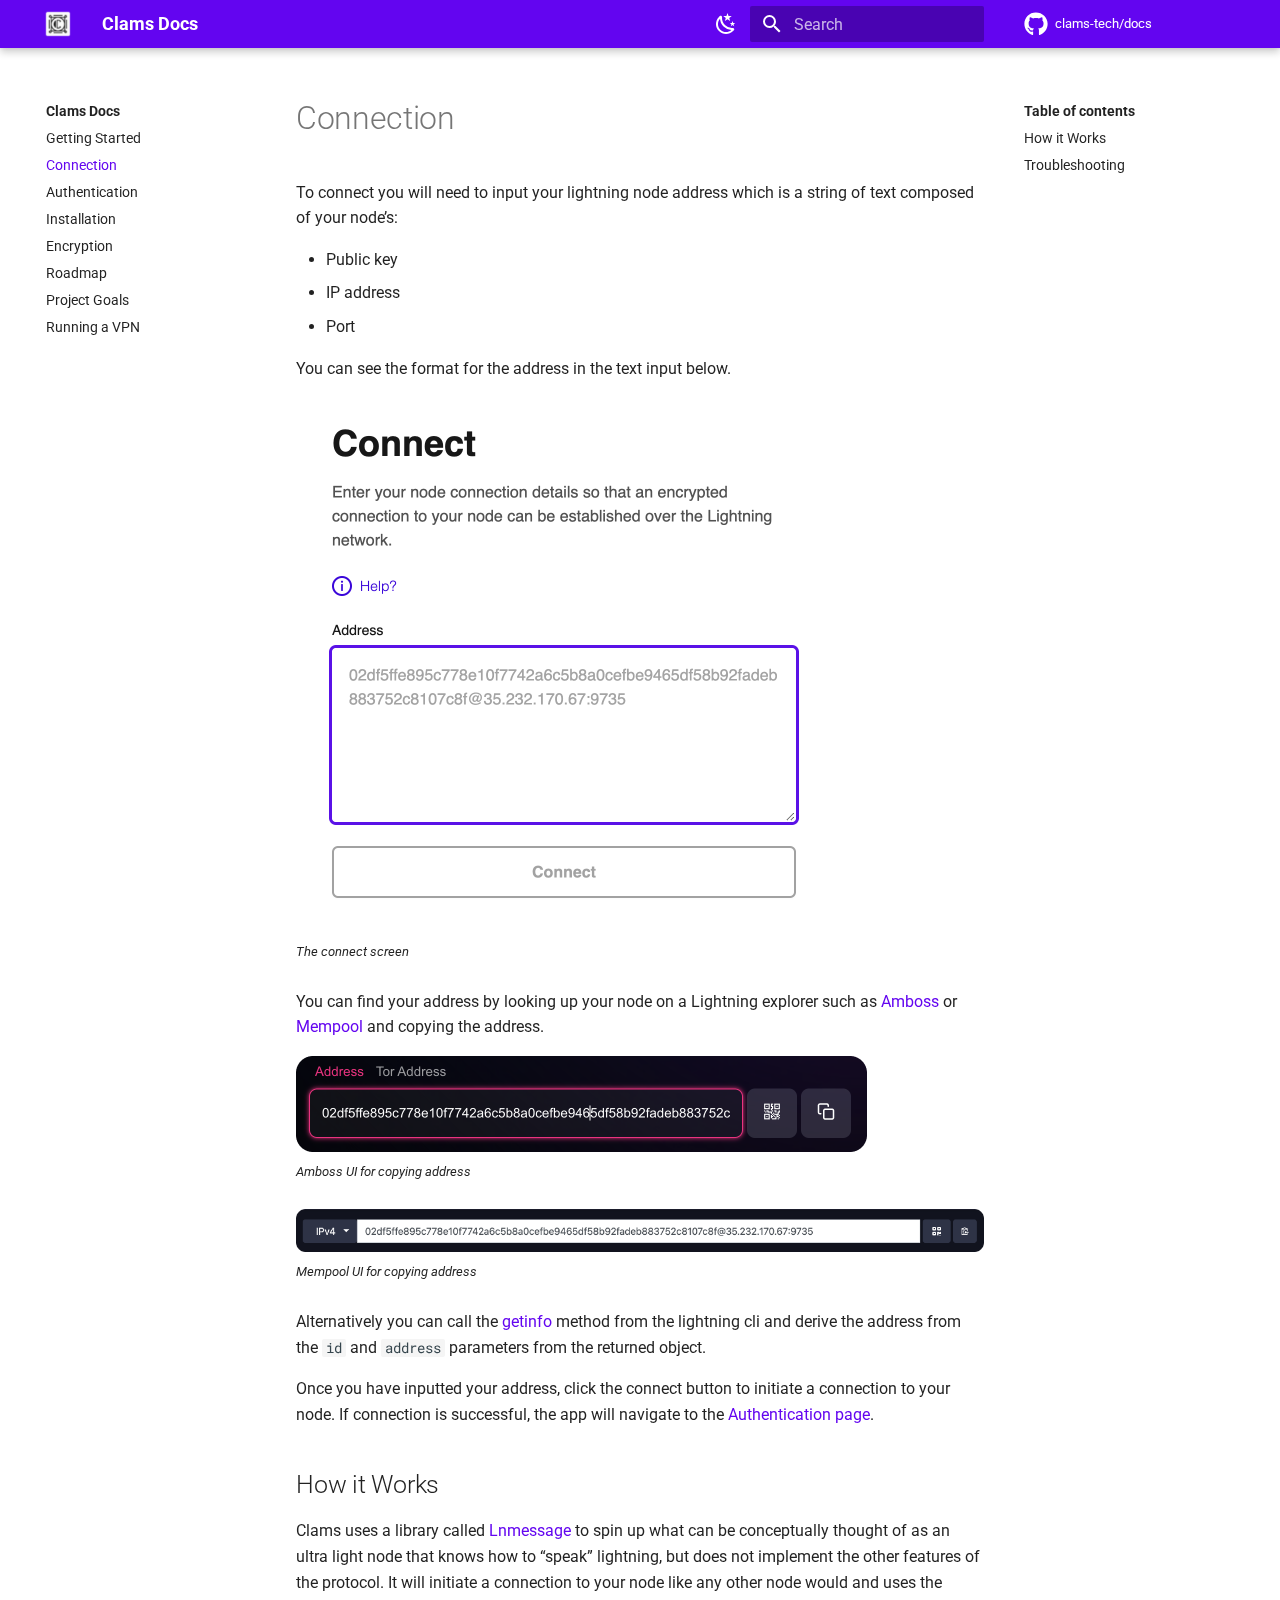
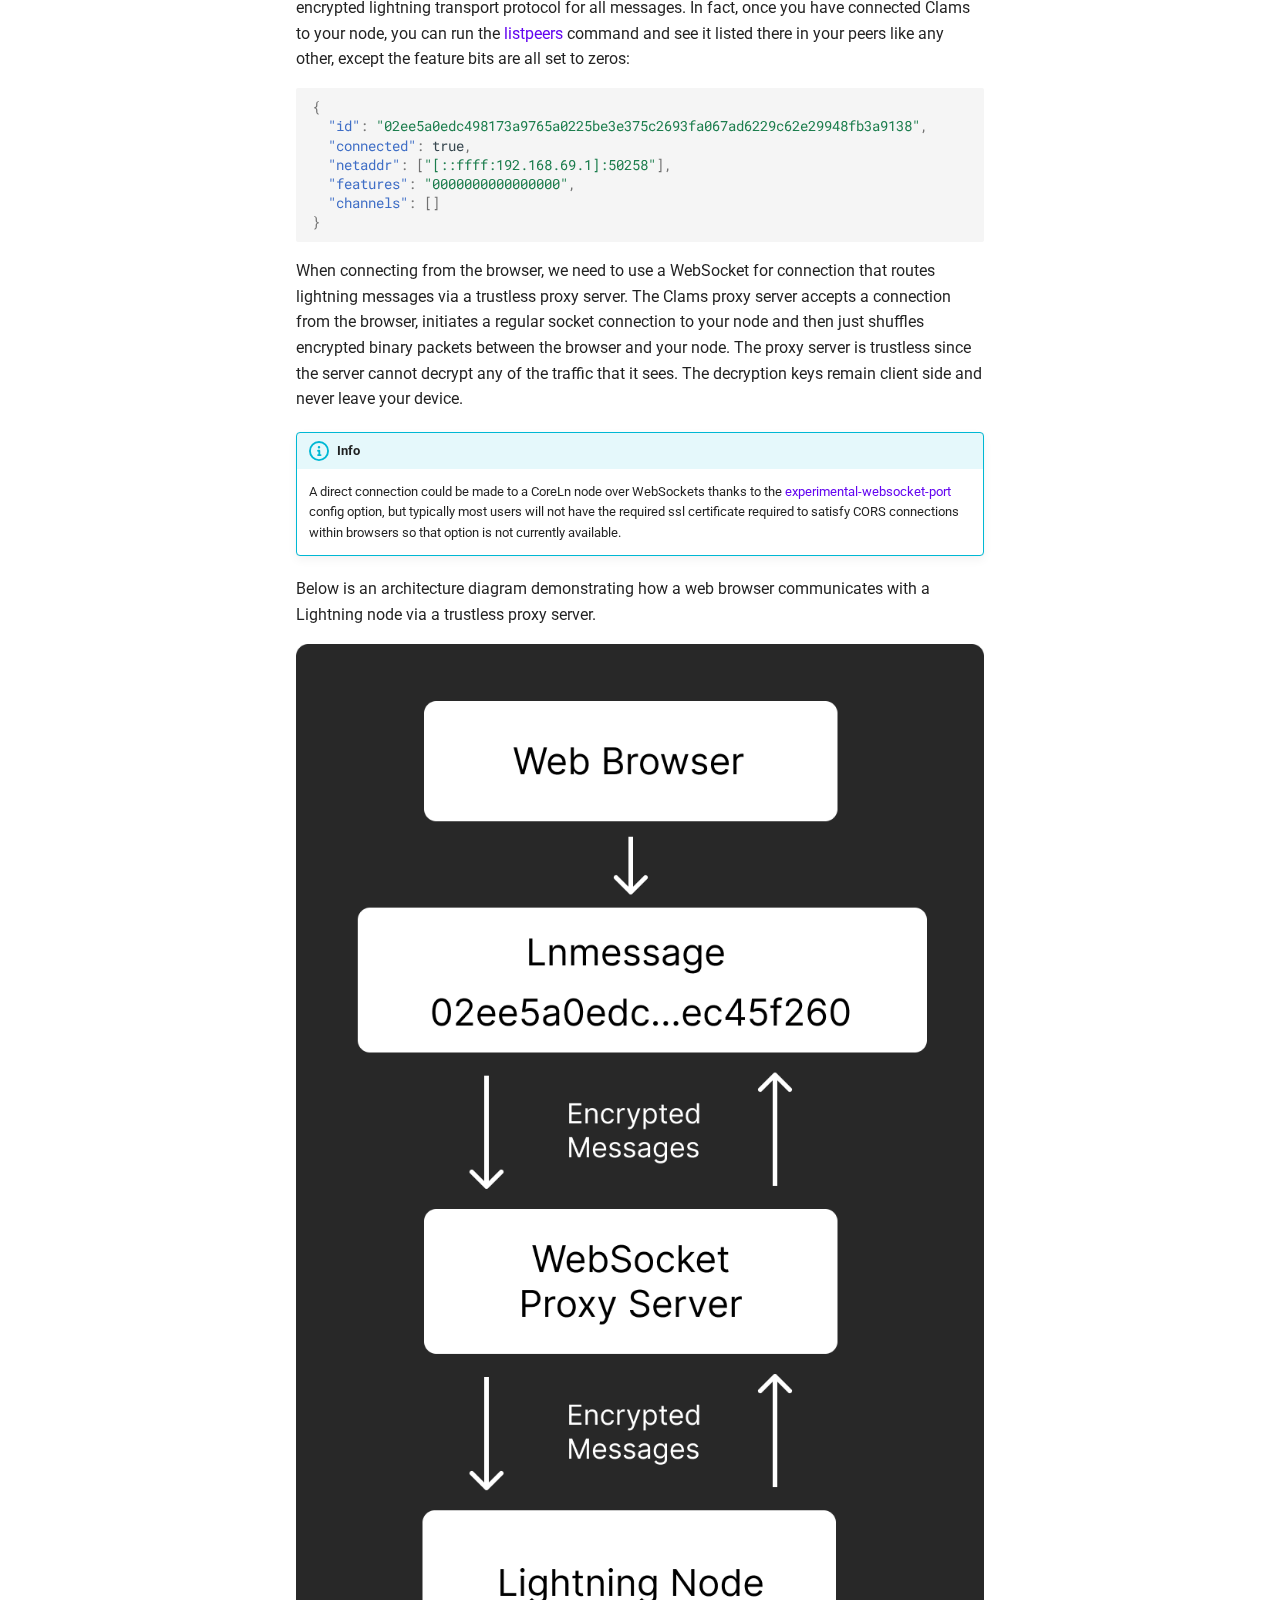
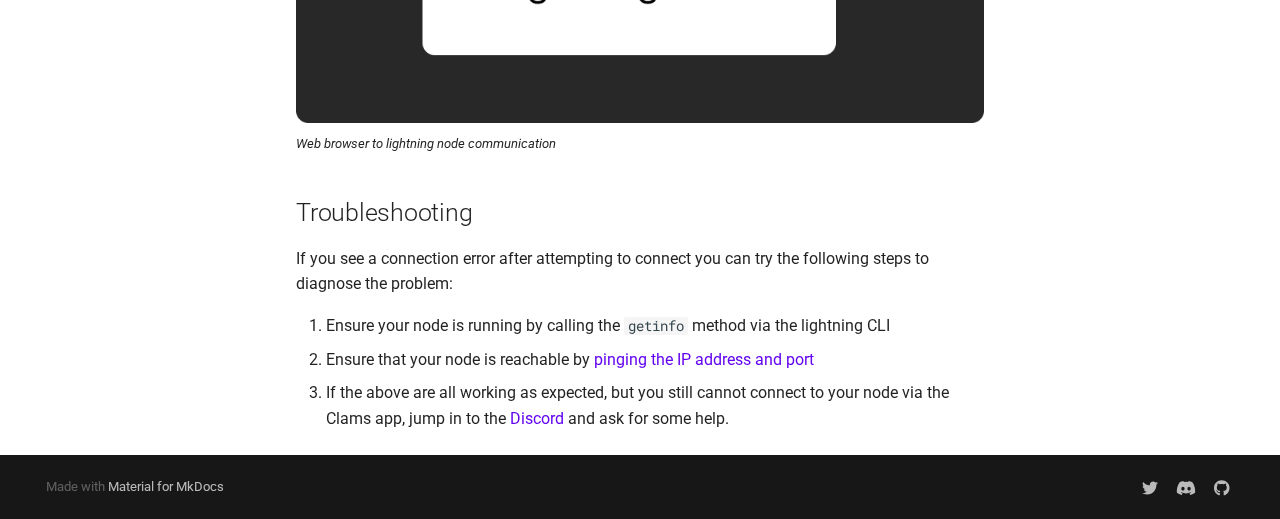
<file: connection/index.html>
<!doctype html>
<html lang="en" class="no-js">
  <head>
    
      <meta charset="utf-8">
      <meta name="viewport" content="width=device-width,initial-scale=1">
      
      
      
      
        <link rel="prev" href="..">
      
      
        <link rel="next" href="../authentication/">
      
      <link rel="icon" href="../assets/favicon.png">
      <meta name="generator" content="mkdocs-1.4.2, mkdocs-material-9.0.1">
    
    
      
        <title>Connection - Clams Docs</title>
      
    
    
      <link rel="stylesheet" href="../assets/stylesheets/main.3bd4f189.min.css">
      
        
        <link rel="stylesheet" href="../assets/stylesheets/palette.2505c338.min.css">
      
      
  
  
    
    
  
    
    
  
  
  <style>:root{--md-admonition-icon--info:url('data:image/svg+xml;charset=utf-8,<svg xmlns="http://www.w3.org/2000/svg" viewBox="0 0 16 16"><path fill-rule="evenodd" d="M8 1.5a6.5 6.5 0 1 0 0 13 6.5 6.5 0 0 0 0-13zM0 8a8 8 0 1 1 16 0A8 8 0 0 1 0 8zm6.5-.25A.75.75 0 0 1 7.25 7h1a.75.75 0 0 1 .75.75v2.75h.25a.75.75 0 0 1 0 1.5h-2a.75.75 0 0 1 0-1.5h.25v-2h-.25a.75.75 0 0 1-.75-.75zM8 6a1 1 0 1 0 0-2 1 1 0 0 0 0 2z"/></svg>');--md-admonition-icon--tip:url('data:image/svg+xml;charset=utf-8,<svg xmlns="http://www.w3.org/2000/svg" viewBox="0 0 16 16"><path fill-rule="evenodd" d="M3.499.75a.75.75 0 0 1 1.5 0v.996C5.9 2.903 6.793 3.65 7.662 4.376l.24.202c-.036-.694.055-1.422.426-2.163C9.1.873 10.794-.045 12.622.26 14.408.558 16 1.94 16 4.25c0 1.278-.954 2.575-2.44 2.734l.146.508.065.22c.203.701.412 1.455.476 2.226.142 1.707-.4 3.03-1.487 3.898C11.714 14.671 10.27 15 8.75 15h-6a.75.75 0 0 1 0-1.5h1.376a4.489 4.489 0 0 1-.563-1.191 3.833 3.833 0 0 1-.05-2.063 4.636 4.636 0 0 1-2.025-.293.75.75 0 1 1 .525-1.406c1.357.507 2.376-.006 2.698-.318l.009-.01a.748.748 0 0 1 1.06 0 .75.75 0 0 1-.012 1.074c-.912.92-.992 1.835-.768 2.586.221.74.745 1.337 1.196 1.621H8.75c1.343 0 2.398-.296 3.074-.836.635-.507 1.036-1.31.928-2.602-.05-.603-.216-1.224-.422-1.93l-.064-.221c-.12-.407-.246-.84-.353-1.29a2.404 2.404 0 0 1-.507-.441 3.063 3.063 0 0 1-.633-1.248.75.75 0 0 1 1.455-.364c.046.185.144.436.31.627.146.168.353.305.712.305.738 0 1.25-.615 1.25-1.25 0-1.47-.95-2.315-2.123-2.51-1.172-.196-2.227.387-2.706 1.345-.46.92-.27 1.774.019 3.062l.042.19a.753.753 0 0 1 .01.05c.348.443.666.949.94 1.553a.75.75 0 1 1-1.365.62c-.553-1.217-1.32-1.94-2.3-2.768a85.08 85.08 0 0 0-.317-.265c-.814-.68-1.75-1.462-2.692-2.619a3.74 3.74 0 0 0-1.023.88c-.406.495-.663 1.036-.722 1.508.116.122.306.21.591.239.388.038.797-.06 1.032-.19a.75.75 0 0 1 .728 1.31c-.515.287-1.23.439-1.906.373-.682-.067-1.473-.38-1.879-1.193L.75 5.677V5.5c0-.984.48-1.94 1.077-2.664.46-.559 1.05-1.055 1.673-1.353V.75z"/></svg>');}</style>


    
    
    
      
        
        
        <link rel="preconnect" href="https://fonts.gstatic.com" crossorigin>
        <link rel="stylesheet" href="https://fonts.googleapis.com/css?family=Roboto:300,300i,400,400i,700,700i%7CRoboto+Mono:400,400i,700,700i&display=fallback">
        <style>:root{--md-text-font:"Roboto";--md-code-font:"Roboto Mono"}</style>
      
    
    
      <link rel="stylesheet" href="../stylesheets/extra.css">
    
    <script>__md_scope=new URL("..",location),__md_hash=e=>[...e].reduce((e,_)=>(e<<5)-e+_.charCodeAt(0),0),__md_get=(e,_=localStorage,t=__md_scope)=>JSON.parse(_.getItem(t.pathname+"."+e)),__md_set=(e,_,t=localStorage,a=__md_scope)=>{try{t.setItem(a.pathname+"."+e,JSON.stringify(_))}catch(e){}}</script>
    
      

    
    
    
  </head>
  
  
    
    
      
    
    
    
    
    <body dir="ltr" data-md-color-scheme="clams" data-md-color-primary="" data-md-color-accent="">
  
    
    
      <script>var palette=__md_get("__palette");if(palette&&"object"==typeof palette.color)for(var key of Object.keys(palette.color))document.body.setAttribute("data-md-color-"+key,palette.color[key])</script>
    
    <input class="md-toggle" data-md-toggle="drawer" type="checkbox" id="__drawer" autocomplete="off">
    <input class="md-toggle" data-md-toggle="search" type="checkbox" id="__search" autocomplete="off">
    <label class="md-overlay" for="__drawer"></label>
    <div data-md-component="skip">
      
        
        <a href="#connection" class="md-skip">
          Skip to content
        </a>
      
    </div>
    <div data-md-component="announce">
      
    </div>
    
    
      

<header class="md-header" data-md-component="header">
  <nav class="md-header__inner md-grid" aria-label="Header">
    <a href=".." title="Clams Docs" class="md-header__button md-logo" aria-label="Clams Docs" data-md-component="logo">
      
  <img src="../assets/logo.png" alt="logo">

    </a>
    <label class="md-header__button md-icon" for="__drawer">
      <svg xmlns="http://www.w3.org/2000/svg" viewBox="0 0 24 24"><path d="M3 6h18v2H3V6m0 5h18v2H3v-2m0 5h18v2H3v-2Z"/></svg>
    </label>
    <div class="md-header__title" data-md-component="header-title">
      <div class="md-header__ellipsis">
        <div class="md-header__topic">
          <span class="md-ellipsis">
            Clams Docs
          </span>
        </div>
        <div class="md-header__topic" data-md-component="header-topic">
          <span class="md-ellipsis">
            
              Connection
            
          </span>
        </div>
      </div>
    </div>
    
      <form class="md-header__option" data-md-component="palette">
        
          
          <input class="md-option" data-md-color-media="(prefers-color-scheme: light)" data-md-color-scheme="clams" data-md-color-primary="" data-md-color-accent=""  aria-label="Switch to dark mode"  type="radio" name="__palette" id="__palette_1">
          
            <label class="md-header__button md-icon" title="Switch to dark mode" for="__palette_2" hidden>
              <svg xmlns="http://www.w3.org/2000/svg" viewBox="0 0 24 24"><path d="m17.75 4.09-2.53 1.94.91 3.06-2.63-1.81-2.63 1.81.91-3.06-2.53-1.94L12.44 4l1.06-3 1.06 3 3.19.09m3.5 6.91-1.64 1.25.59 1.98-1.7-1.17-1.7 1.17.59-1.98L15.75 11l2.06-.05L18.5 9l.69 1.95 2.06.05m-2.28 4.95c.83-.08 1.72 1.1 1.19 1.85-.32.45-.66.87-1.08 1.27C15.17 23 8.84 23 4.94 19.07c-3.91-3.9-3.91-10.24 0-14.14.4-.4.82-.76 1.27-1.08.75-.53 1.93.36 1.85 1.19-.27 2.86.69 5.83 2.89 8.02a9.96 9.96 0 0 0 8.02 2.89m-1.64 2.02a12.08 12.08 0 0 1-7.8-3.47c-2.17-2.19-3.33-5-3.49-7.82-2.81 3.14-2.7 7.96.31 10.98 3.02 3.01 7.84 3.12 10.98.31Z"/></svg>
            </label>
          
        
          
          <input class="md-option" data-md-color-media="(prefers-color-scheme: dark)" data-md-color-scheme="slate" data-md-color-primary="" data-md-color-accent=""  aria-label="Switch to light mode"  type="radio" name="__palette" id="__palette_2">
          
            <label class="md-header__button md-icon" title="Switch to light mode" for="__palette_1" hidden>
              <svg xmlns="http://www.w3.org/2000/svg" viewBox="0 0 24 24"><path d="M12 7a5 5 0 0 1 5 5 5 5 0 0 1-5 5 5 5 0 0 1-5-5 5 5 0 0 1 5-5m0 2a3 3 0 0 0-3 3 3 3 0 0 0 3 3 3 3 0 0 0 3-3 3 3 0 0 0-3-3m0-7 2.39 3.42C13.65 5.15 12.84 5 12 5c-.84 0-1.65.15-2.39.42L12 2M3.34 7l4.16-.35A7.2 7.2 0 0 0 5.94 8.5c-.44.74-.69 1.5-.83 2.29L3.34 7m.02 10 1.76-3.77a7.131 7.131 0 0 0 2.38 4.14L3.36 17M20.65 7l-1.77 3.79a7.023 7.023 0 0 0-2.38-4.15l4.15.36m-.01 10-4.14.36c.59-.51 1.12-1.14 1.54-1.86.42-.73.69-1.5.83-2.29L20.64 17M12 22l-2.41-3.44c.74.27 1.55.44 2.41.44.82 0 1.63-.17 2.37-.44L12 22Z"/></svg>
            </label>
          
        
      </form>
    
    
    
      <label class="md-header__button md-icon" for="__search">
        <svg xmlns="http://www.w3.org/2000/svg" viewBox="0 0 24 24"><path d="M9.5 3A6.5 6.5 0 0 1 16 9.5c0 1.61-.59 3.09-1.56 4.23l.27.27h.79l5 5-1.5 1.5-5-5v-.79l-.27-.27A6.516 6.516 0 0 1 9.5 16 6.5 6.5 0 0 1 3 9.5 6.5 6.5 0 0 1 9.5 3m0 2C7 5 5 7 5 9.5S7 14 9.5 14 14 12 14 9.5 12 5 9.5 5Z"/></svg>
      </label>
      <div class="md-search" data-md-component="search" role="dialog">
  <label class="md-search__overlay" for="__search"></label>
  <div class="md-search__inner" role="search">
    <form class="md-search__form" name="search">
      <input type="text" class="md-search__input" name="query" aria-label="Search" placeholder="Search" autocapitalize="off" autocorrect="off" autocomplete="off" spellcheck="false" data-md-component="search-query" required>
      <label class="md-search__icon md-icon" for="__search">
        <svg xmlns="http://www.w3.org/2000/svg" viewBox="0 0 24 24"><path d="M9.5 3A6.5 6.5 0 0 1 16 9.5c0 1.61-.59 3.09-1.56 4.23l.27.27h.79l5 5-1.5 1.5-5-5v-.79l-.27-.27A6.516 6.516 0 0 1 9.5 16 6.5 6.5 0 0 1 3 9.5 6.5 6.5 0 0 1 9.5 3m0 2C7 5 5 7 5 9.5S7 14 9.5 14 14 12 14 9.5 12 5 9.5 5Z"/></svg>
        <svg xmlns="http://www.w3.org/2000/svg" viewBox="0 0 24 24"><path d="M20 11v2H8l5.5 5.5-1.42 1.42L4.16 12l7.92-7.92L13.5 5.5 8 11h12Z"/></svg>
      </label>
      <nav class="md-search__options" aria-label="Search">
        
        <button type="reset" class="md-search__icon md-icon" title="Clear" aria-label="Clear" tabindex="-1">
          <svg xmlns="http://www.w3.org/2000/svg" viewBox="0 0 24 24"><path d="M19 6.41 17.59 5 12 10.59 6.41 5 5 6.41 10.59 12 5 17.59 6.41 19 12 13.41 17.59 19 19 17.59 13.41 12 19 6.41Z"/></svg>
        </button>
      </nav>
      
    </form>
    <div class="md-search__output">
      <div class="md-search__scrollwrap" data-md-scrollfix>
        <div class="md-search-result" data-md-component="search-result">
          <div class="md-search-result__meta">
            Initializing search
          </div>
          <ol class="md-search-result__list"></ol>
        </div>
      </div>
    </div>
  </div>
</div>
    
    
      <div class="md-header__source">
        <a href="https://github.com/clams-tech/docs" title="Go to repository" class="md-source" data-md-component="source">
  <div class="md-source__icon md-icon">
    
    <svg xmlns="http://www.w3.org/2000/svg" viewBox="0 0 496 512"><!--! Font Awesome Free 6.2.1 by @fontawesome - https://fontawesome.com License - https://fontawesome.com/license/free (Icons: CC BY 4.0, Fonts: SIL OFL 1.1, Code: MIT License) Copyright 2022 Fonticons, Inc.--><path d="M165.9 397.4c0 2-2.3 3.6-5.2 3.6-3.3.3-5.6-1.3-5.6-3.6 0-2 2.3-3.6 5.2-3.6 3-.3 5.6 1.3 5.6 3.6zm-31.1-4.5c-.7 2 1.3 4.3 4.3 4.9 2.6 1 5.6 0 6.2-2s-1.3-4.3-4.3-5.2c-2.6-.7-5.5.3-6.2 2.3zm44.2-1.7c-2.9.7-4.9 2.6-4.6 4.9.3 2 2.9 3.3 5.9 2.6 2.9-.7 4.9-2.6 4.6-4.6-.3-1.9-3-3.2-5.9-2.9zM244.8 8C106.1 8 0 113.3 0 252c0 110.9 69.8 205.8 169.5 239.2 12.8 2.3 17.3-5.6 17.3-12.1 0-6.2-.3-40.4-.3-61.4 0 0-70 15-84.7-29.8 0 0-11.4-29.1-27.8-36.6 0 0-22.9-15.7 1.6-15.4 0 0 24.9 2 38.6 25.8 21.9 38.6 58.6 27.5 72.9 20.9 2.3-16 8.8-27.1 16-33.7-55.9-6.2-112.3-14.3-112.3-110.5 0-27.5 7.6-41.3 23.6-58.9-2.6-6.5-11.1-33.3 2.6-67.9 20.9-6.5 69 27 69 27 20-5.6 41.5-8.5 62.8-8.5s42.8 2.9 62.8 8.5c0 0 48.1-33.6 69-27 13.7 34.7 5.2 61.4 2.6 67.9 16 17.7 25.8 31.5 25.8 58.9 0 96.5-58.9 104.2-114.8 110.5 9.2 7.9 17 22.9 17 46.4 0 33.7-.3 75.4-.3 83.6 0 6.5 4.6 14.4 17.3 12.1C428.2 457.8 496 362.9 496 252 496 113.3 383.5 8 244.8 8zM97.2 352.9c-1.3 1-1 3.3.7 5.2 1.6 1.6 3.9 2.3 5.2 1 1.3-1 1-3.3-.7-5.2-1.6-1.6-3.9-2.3-5.2-1zm-10.8-8.1c-.7 1.3.3 2.9 2.3 3.9 1.6 1 3.6.7 4.3-.7.7-1.3-.3-2.9-2.3-3.9-2-.6-3.6-.3-4.3.7zm32.4 35.6c-1.6 1.3-1 4.3 1.3 6.2 2.3 2.3 5.2 2.6 6.5 1 1.3-1.3.7-4.3-1.3-6.2-2.2-2.3-5.2-2.6-6.5-1zm-11.4-14.7c-1.6 1-1.6 3.6 0 5.9 1.6 2.3 4.3 3.3 5.6 2.3 1.6-1.3 1.6-3.9 0-6.2-1.4-2.3-4-3.3-5.6-2z"/></svg>
  </div>
  <div class="md-source__repository">
    clams-tech/docs
  </div>
</a>
      </div>
    
  </nav>
  
</header>
    
    <div class="md-container" data-md-component="container">
      
      
        
          
        
      
      <main class="md-main" data-md-component="main">
        <div class="md-main__inner md-grid">
          
            
              
              <div class="md-sidebar md-sidebar--primary" data-md-component="sidebar" data-md-type="navigation" >
                <div class="md-sidebar__scrollwrap">
                  <div class="md-sidebar__inner">
                    


<nav class="md-nav md-nav--primary" aria-label="Navigation" data-md-level="0">
  <label class="md-nav__title" for="__drawer">
    <a href=".." title="Clams Docs" class="md-nav__button md-logo" aria-label="Clams Docs" data-md-component="logo">
      
  <img src="../assets/logo.png" alt="logo">

    </a>
    Clams Docs
  </label>
  
    <div class="md-nav__source">
      <a href="https://github.com/clams-tech/docs" title="Go to repository" class="md-source" data-md-component="source">
  <div class="md-source__icon md-icon">
    
    <svg xmlns="http://www.w3.org/2000/svg" viewBox="0 0 496 512"><!--! Font Awesome Free 6.2.1 by @fontawesome - https://fontawesome.com License - https://fontawesome.com/license/free (Icons: CC BY 4.0, Fonts: SIL OFL 1.1, Code: MIT License) Copyright 2022 Fonticons, Inc.--><path d="M165.9 397.4c0 2-2.3 3.6-5.2 3.6-3.3.3-5.6-1.3-5.6-3.6 0-2 2.3-3.6 5.2-3.6 3-.3 5.6 1.3 5.6 3.6zm-31.1-4.5c-.7 2 1.3 4.3 4.3 4.9 2.6 1 5.6 0 6.2-2s-1.3-4.3-4.3-5.2c-2.6-.7-5.5.3-6.2 2.3zm44.2-1.7c-2.9.7-4.9 2.6-4.6 4.9.3 2 2.9 3.3 5.9 2.6 2.9-.7 4.9-2.6 4.6-4.6-.3-1.9-3-3.2-5.9-2.9zM244.8 8C106.1 8 0 113.3 0 252c0 110.9 69.8 205.8 169.5 239.2 12.8 2.3 17.3-5.6 17.3-12.1 0-6.2-.3-40.4-.3-61.4 0 0-70 15-84.7-29.8 0 0-11.4-29.1-27.8-36.6 0 0-22.9-15.7 1.6-15.4 0 0 24.9 2 38.6 25.8 21.9 38.6 58.6 27.5 72.9 20.9 2.3-16 8.8-27.1 16-33.7-55.9-6.2-112.3-14.3-112.3-110.5 0-27.5 7.6-41.3 23.6-58.9-2.6-6.5-11.1-33.3 2.6-67.9 20.9-6.5 69 27 69 27 20-5.6 41.5-8.5 62.8-8.5s42.8 2.9 62.8 8.5c0 0 48.1-33.6 69-27 13.7 34.7 5.2 61.4 2.6 67.9 16 17.7 25.8 31.5 25.8 58.9 0 96.5-58.9 104.2-114.8 110.5 9.2 7.9 17 22.9 17 46.4 0 33.7-.3 75.4-.3 83.6 0 6.5 4.6 14.4 17.3 12.1C428.2 457.8 496 362.9 496 252 496 113.3 383.5 8 244.8 8zM97.2 352.9c-1.3 1-1 3.3.7 5.2 1.6 1.6 3.9 2.3 5.2 1 1.3-1 1-3.3-.7-5.2-1.6-1.6-3.9-2.3-5.2-1zm-10.8-8.1c-.7 1.3.3 2.9 2.3 3.9 1.6 1 3.6.7 4.3-.7.7-1.3-.3-2.9-2.3-3.9-2-.6-3.6-.3-4.3.7zm32.4 35.6c-1.6 1.3-1 4.3 1.3 6.2 2.3 2.3 5.2 2.6 6.5 1 1.3-1.3.7-4.3-1.3-6.2-2.2-2.3-5.2-2.6-6.5-1zm-11.4-14.7c-1.6 1-1.6 3.6 0 5.9 1.6 2.3 4.3 3.3 5.6 2.3 1.6-1.3 1.6-3.9 0-6.2-1.4-2.3-4-3.3-5.6-2z"/></svg>
  </div>
  <div class="md-source__repository">
    clams-tech/docs
  </div>
</a>
    </div>
  
  <ul class="md-nav__list" data-md-scrollfix>
    
      
      
      

  
  
  
    <li class="md-nav__item">
      <a href=".." class="md-nav__link">
        Getting Started
      </a>
    </li>
  

    
      
      
      

  
  
    
  
  
    <li class="md-nav__item md-nav__item--active">
      
      <input class="md-nav__toggle md-toggle" data-md-toggle="toc" type="checkbox" id="__toc">
      
      
        
      
      
        <label class="md-nav__link md-nav__link--active" for="__toc">
          Connection
          <span class="md-nav__icon md-icon"></span>
        </label>
      
      <a href="./" class="md-nav__link md-nav__link--active">
        Connection
      </a>
      
        

<nav class="md-nav md-nav--secondary" aria-label="Table of contents">
  
  
  
    
  
  
    <label class="md-nav__title" for="__toc">
      <span class="md-nav__icon md-icon"></span>
      Table of contents
    </label>
    <ul class="md-nav__list" data-md-component="toc" data-md-scrollfix>
      
        <li class="md-nav__item">
  <a href="#how-it-works" class="md-nav__link">
    How it Works
  </a>
  
</li>
      
        <li class="md-nav__item">
  <a href="#troubleshooting" class="md-nav__link">
    Troubleshooting
  </a>
  
</li>
      
    </ul>
  
</nav>
      
    </li>
  

    
      
      
      

  
  
  
    <li class="md-nav__item">
      <a href="../authentication/" class="md-nav__link">
        Authentication
      </a>
    </li>
  

    
      
      
      

  
  
  
    <li class="md-nav__item">
      <a href="../installation/" class="md-nav__link">
        Installation
      </a>
    </li>
  

    
      
      
      

  
  
  
    <li class="md-nav__item">
      <a href="../encryption/" class="md-nav__link">
        Encryption
      </a>
    </li>
  

    
      
      
      

  
  
  
    <li class="md-nav__item">
      <a href="../roadmap/" class="md-nav__link">
        Roadmap
      </a>
    </li>
  

    
      
      
      

  
  
  
    <li class="md-nav__item">
      <a href="../project-goals/" class="md-nav__link">
        Project Goals
      </a>
    </li>
  

    
      
      
      

  
  
  
    <li class="md-nav__item">
      <a href="../running-a-vpn/" class="md-nav__link">
        Running a VPN
      </a>
    </li>
  

    
  </ul>
</nav>
                  </div>
                </div>
              </div>
            
            
              
              <div class="md-sidebar md-sidebar--secondary" data-md-component="sidebar" data-md-type="toc" >
                <div class="md-sidebar__scrollwrap">
                  <div class="md-sidebar__inner">
                    

<nav class="md-nav md-nav--secondary" aria-label="Table of contents">
  
  
  
    
  
  
    <label class="md-nav__title" for="__toc">
      <span class="md-nav__icon md-icon"></span>
      Table of contents
    </label>
    <ul class="md-nav__list" data-md-component="toc" data-md-scrollfix>
      
        <li class="md-nav__item">
  <a href="#how-it-works" class="md-nav__link">
    How it Works
  </a>
  
</li>
      
        <li class="md-nav__item">
  <a href="#troubleshooting" class="md-nav__link">
    Troubleshooting
  </a>
  
</li>
      
    </ul>
  
</nav>
                  </div>
                </div>
              </div>
            
          
          
            <div class="md-content" data-md-component="content">
              <article class="md-content__inner md-typeset">
                
                  

  
  



<h1 id="connection">Connection</h1>
<p>To connect you will need to input your lightning node address which is a string of text composed of your node’s:</p>
<ul>
<li>Public key</li>
<li>IP address</li>
<li>Port</li>
</ul>
<p>You can see the format for the address in the text input below.</p>
<p><img alt="Connect screen" src="../assets/connection.png"></p>
<figcaption style='font-size: small; margin: -1em 0 2em 0;'>The connect screen</figcaption>

<p>You can find your address by looking up your node on a Lightning explorer such as <a href="https://amboss.space/node/02df5ffe895c778e10f7742a6c5b8a0cefbe9465df58b92fadeb883752c8107c8f">Amboss</a> or <a href="https://mempool.space/lightning/node/02df5ffe895c778e10f7742a6c5b8a0cefbe9465df58b92fadeb883752c8107c8f">Mempool</a> and copying the address.</p>
<p><img alt="Amboss UI" src="../assets/amboss-connect.png"></p>
<figcaption style='font-size: small; margin: -1em 0 2em 0;'>Amboss UI for copying address</figcaption>

<p><img alt="Mempool UI" src="../assets/mempool-connect.png"></p>
<figcaption style='font-size: small; margin: -1em 0 2em 0;'>Mempool UI for copying address</figcaption>

<p>Alternatively you can call the <a href="https://lightning.readthedocs.io/lightning-getinfo.7.html">getinfo</a> method from the lightning cli and derive the address from the <code>id</code> and <code>address</code> parameters from the returned object.</p>
<p>Once you have inputted your address, click the connect button to initiate a connection to your node. If connection is successful, the app will navigate to the <a href="https://www.notion.so/Authentication-c40fb1abd68c463aa763788ecb64c191">Authentication page</a>.</p>
<h2 id="how-it-works">How it Works</h2>
<p>Clams uses a library called <a href="https://github.com/aaronbarnardsound/lnmessage">Lnmessage</a> to spin up what can be conceptually thought of as an ultra light node that knows how to “speak” lightning, but does not implement the other features of the protocol. It will initiate a connection to your node like any other node would and uses the encrypted lightning transport protocol for all messages. In fact, once you have connected Clams to your node, you can run the <a href="https://lightning.readthedocs.io/lightning-listpeers.7.html">listpeers</a> command and see it listed there in your peers like any other, except the feature bits are all set to zeros:</p>
<div class="highlight"><pre><span></span><code><span class="p">{</span>
<span class="w">  </span><span class="nt">&quot;id&quot;</span><span class="p">:</span><span class="w"> </span><span class="s2">&quot;02ee5a0edc498173a9765a0225be3e375c2693fa067ad6229c62e29948fb3a9138&quot;</span><span class="p">,</span>
<span class="w">  </span><span class="nt">&quot;connected&quot;</span><span class="p">:</span><span class="w"> </span><span class="kc">true</span><span class="p">,</span>
<span class="w">  </span><span class="nt">&quot;netaddr&quot;</span><span class="p">:</span><span class="w"> </span><span class="p">[</span><span class="s2">&quot;[::ffff:192.168.69.1]:50258&quot;</span><span class="p">],</span>
<span class="w">  </span><span class="nt">&quot;features&quot;</span><span class="p">:</span><span class="w"> </span><span class="s2">&quot;0000000000000000&quot;</span><span class="p">,</span>
<span class="w">  </span><span class="nt">&quot;channels&quot;</span><span class="p">:</span><span class="w"> </span><span class="p">[]</span>
<span class="p">}</span>
</code></pre></div>
<p>When connecting from the browser, we need to use a WebSocket for connection that routes lightning messages via a trustless proxy server. The Clams proxy server accepts a connection from the browser, initiates a regular socket connection to your node and then just shuffles encrypted binary packets between the browser and your node. The proxy server is trustless since the server cannot decrypt any of the traffic that it sees. The decryption keys remain client side and never leave your device.</p>
<div class="admonition info">
<p class="admonition-title">Info</p>
<p>A direct connection could be made to a CoreLn node over WebSockets thanks to the <a href="https://lightning.readthedocs.io/lightningd-config.5.html?highlight=experimental-websocket-port">experimental-websocket-port</a> config option, but typically most users will not have the required ssl certificate required to satisfy CORS connections within browsers so that option is not currently available.</p>
</div>
<p>Below is an architecture diagram demonstrating how a web browser communicates with a Lightning node via a trustless proxy server.</p>
<p><img alt="Architecture" src="../assets/connect-diagram.png"></p>
<figcaption style='font-size: small; margin: -1em 0 2em 0;'>Web browser to lightning node communication</figcaption>

<h2 id="troubleshooting">Troubleshooting</h2>
<p>If you see a connection error after attempting to connect you can try the following steps to diagnose the problem:</p>
<ol>
<li>Ensure your node is running by calling the <code>getinfo</code> method via the lightning CLI</li>
<li>Ensure that your node is reachable by <a href="https://blog.christian-schou.dk/how-to-ping-ip-and-port-from-windows-or-linux/">pinging the IP address and port</a></li>
<li>If the above are all working as expected, but you still cannot connect to your node via the Clams app, jump in to the <a href="https://discord.gg/eWfHuJZVaB">Discord</a> and ask for some help.</li>
</ol>





                
              </article>
            </div>
          
          
        </div>
        
      </main>
      
        <footer class="md-footer">
  
  <div class="md-footer-meta md-typeset">
    <div class="md-footer-meta__inner md-grid">
      <div class="md-copyright">
  
  
    Made with
    <a href="https://squidfunk.github.io/mkdocs-material/" target="_blank" rel="noopener">
      Material for MkDocs
    </a>
  
</div>
      
        <div class="md-social">
  
    
    
      
      
    
    <a href="https://twitter.com/clamstech" target="_blank" rel="noopener" title="twitter.com" class="md-social__link">
      <svg xmlns="http://www.w3.org/2000/svg" viewBox="0 0 512 512"><!--! Font Awesome Free 6.2.1 by @fontawesome - https://fontawesome.com License - https://fontawesome.com/license/free (Icons: CC BY 4.0, Fonts: SIL OFL 1.1, Code: MIT License) Copyright 2022 Fonticons, Inc.--><path d="M459.37 151.716c.325 4.548.325 9.097.325 13.645 0 138.72-105.583 298.558-298.558 298.558-59.452 0-114.68-17.219-161.137-47.106 8.447.974 16.568 1.299 25.34 1.299 49.055 0 94.213-16.568 130.274-44.832-46.132-.975-84.792-31.188-98.112-72.772 6.498.974 12.995 1.624 19.818 1.624 9.421 0 18.843-1.3 27.614-3.573-48.081-9.747-84.143-51.98-84.143-102.985v-1.299c13.969 7.797 30.214 12.67 47.431 13.319-28.264-18.843-46.781-51.005-46.781-87.391 0-19.492 5.197-37.36 14.294-52.954 51.655 63.675 129.3 105.258 216.365 109.807-1.624-7.797-2.599-15.918-2.599-24.04 0-57.828 46.782-104.934 104.934-104.934 30.213 0 57.502 12.67 76.67 33.137 23.715-4.548 46.456-13.32 66.599-25.34-7.798 24.366-24.366 44.833-46.132 57.827 21.117-2.273 41.584-8.122 60.426-16.243-14.292 20.791-32.161 39.308-52.628 54.253z"/></svg>
    </a>
  
    
    
      
      
    
    <a href="https://discord.gg/F2SK8QGW" target="_blank" rel="noopener" title="discord.gg" class="md-social__link">
      <svg xmlns="http://www.w3.org/2000/svg" viewBox="0 0 640 512"><!--! Font Awesome Free 6.2.1 by @fontawesome - https://fontawesome.com License - https://fontawesome.com/license/free (Icons: CC BY 4.0, Fonts: SIL OFL 1.1, Code: MIT License) Copyright 2022 Fonticons, Inc.--><path d="M524.531 69.836a1.5 1.5 0 0 0-.764-.7A485.065 485.065 0 0 0 404.081 32.03a1.816 1.816 0 0 0-1.923.91 337.461 337.461 0 0 0-14.9 30.6 447.848 447.848 0 0 0-134.426 0 309.541 309.541 0 0 0-15.135-30.6 1.89 1.89 0 0 0-1.924-.91 483.689 483.689 0 0 0-119.688 37.107 1.712 1.712 0 0 0-.788.676C39.068 183.651 18.186 294.69 28.43 404.354a2.016 2.016 0 0 0 .765 1.375 487.666 487.666 0 0 0 146.825 74.189 1.9 1.9 0 0 0 2.063-.676A348.2 348.2 0 0 0 208.12 430.4a1.86 1.86 0 0 0-1.019-2.588 321.173 321.173 0 0 1-45.868-21.853 1.885 1.885 0 0 1-.185-3.126 251.047 251.047 0 0 0 9.109-7.137 1.819 1.819 0 0 1 1.9-.256c96.229 43.917 200.41 43.917 295.5 0a1.812 1.812 0 0 1 1.924.233 234.533 234.533 0 0 0 9.132 7.16 1.884 1.884 0 0 1-.162 3.126 301.407 301.407 0 0 1-45.89 21.83 1.875 1.875 0 0 0-1 2.611 391.055 391.055 0 0 0 30.014 48.815 1.864 1.864 0 0 0 2.063.7A486.048 486.048 0 0 0 610.7 405.729a1.882 1.882 0 0 0 .765-1.352c12.264-126.783-20.532-236.912-86.934-334.541ZM222.491 337.58c-28.972 0-52.844-26.587-52.844-59.239s23.409-59.241 52.844-59.241c29.665 0 53.306 26.82 52.843 59.239 0 32.654-23.41 59.241-52.843 59.241Zm195.38 0c-28.971 0-52.843-26.587-52.843-59.239s23.409-59.241 52.843-59.241c29.667 0 53.307 26.82 52.844 59.239 0 32.654-23.177 59.241-52.844 59.241Z"/></svg>
    </a>
  
    
    
      
      
    
    <a href="https://github.com/clams-tech" target="_blank" rel="noopener" title="github.com" class="md-social__link">
      <svg xmlns="http://www.w3.org/2000/svg" viewBox="0 0 496 512"><!--! Font Awesome Free 6.2.1 by @fontawesome - https://fontawesome.com License - https://fontawesome.com/license/free (Icons: CC BY 4.0, Fonts: SIL OFL 1.1, Code: MIT License) Copyright 2022 Fonticons, Inc.--><path d="M165.9 397.4c0 2-2.3 3.6-5.2 3.6-3.3.3-5.6-1.3-5.6-3.6 0-2 2.3-3.6 5.2-3.6 3-.3 5.6 1.3 5.6 3.6zm-31.1-4.5c-.7 2 1.3 4.3 4.3 4.9 2.6 1 5.6 0 6.2-2s-1.3-4.3-4.3-5.2c-2.6-.7-5.5.3-6.2 2.3zm44.2-1.7c-2.9.7-4.9 2.6-4.6 4.9.3 2 2.9 3.3 5.9 2.6 2.9-.7 4.9-2.6 4.6-4.6-.3-1.9-3-3.2-5.9-2.9zM244.8 8C106.1 8 0 113.3 0 252c0 110.9 69.8 205.8 169.5 239.2 12.8 2.3 17.3-5.6 17.3-12.1 0-6.2-.3-40.4-.3-61.4 0 0-70 15-84.7-29.8 0 0-11.4-29.1-27.8-36.6 0 0-22.9-15.7 1.6-15.4 0 0 24.9 2 38.6 25.8 21.9 38.6 58.6 27.5 72.9 20.9 2.3-16 8.8-27.1 16-33.7-55.9-6.2-112.3-14.3-112.3-110.5 0-27.5 7.6-41.3 23.6-58.9-2.6-6.5-11.1-33.3 2.6-67.9 20.9-6.5 69 27 69 27 20-5.6 41.5-8.5 62.8-8.5s42.8 2.9 62.8 8.5c0 0 48.1-33.6 69-27 13.7 34.7 5.2 61.4 2.6 67.9 16 17.7 25.8 31.5 25.8 58.9 0 96.5-58.9 104.2-114.8 110.5 9.2 7.9 17 22.9 17 46.4 0 33.7-.3 75.4-.3 83.6 0 6.5 4.6 14.4 17.3 12.1C428.2 457.8 496 362.9 496 252 496 113.3 383.5 8 244.8 8zM97.2 352.9c-1.3 1-1 3.3.7 5.2 1.6 1.6 3.9 2.3 5.2 1 1.3-1 1-3.3-.7-5.2-1.6-1.6-3.9-2.3-5.2-1zm-10.8-8.1c-.7 1.3.3 2.9 2.3 3.9 1.6 1 3.6.7 4.3-.7.7-1.3-.3-2.9-2.3-3.9-2-.6-3.6-.3-4.3.7zm32.4 35.6c-1.6 1.3-1 4.3 1.3 6.2 2.3 2.3 5.2 2.6 6.5 1 1.3-1.3.7-4.3-1.3-6.2-2.2-2.3-5.2-2.6-6.5-1zm-11.4-14.7c-1.6 1-1.6 3.6 0 5.9 1.6 2.3 4.3 3.3 5.6 2.3 1.6-1.3 1.6-3.9 0-6.2-1.4-2.3-4-3.3-5.6-2z"/></svg>
    </a>
  
</div>
      
    </div>
  </div>
</footer>
      
    </div>
    <div class="md-dialog" data-md-component="dialog">
      <div class="md-dialog__inner md-typeset"></div>
    </div>
    
    <script id="__config" type="application/json">{"base": "..", "features": ["navigation.instant", "navigation.tracking"], "search": "../assets/javascripts/workers/search.12658920.min.js", "translations": {"clipboard.copied": "Copied to clipboard", "clipboard.copy": "Copy to clipboard", "search.result.more.one": "1 more on this page", "search.result.more.other": "# more on this page", "search.result.none": "No matching documents", "search.result.one": "1 matching document", "search.result.other": "# matching documents", "search.result.placeholder": "Type to start searching", "search.result.term.missing": "Missing", "select.version": "Select version"}}</script>
    
    
      <script src="../assets/javascripts/bundle.5cf534bf.min.js"></script>
      
    
  </body>
</html>
</file>
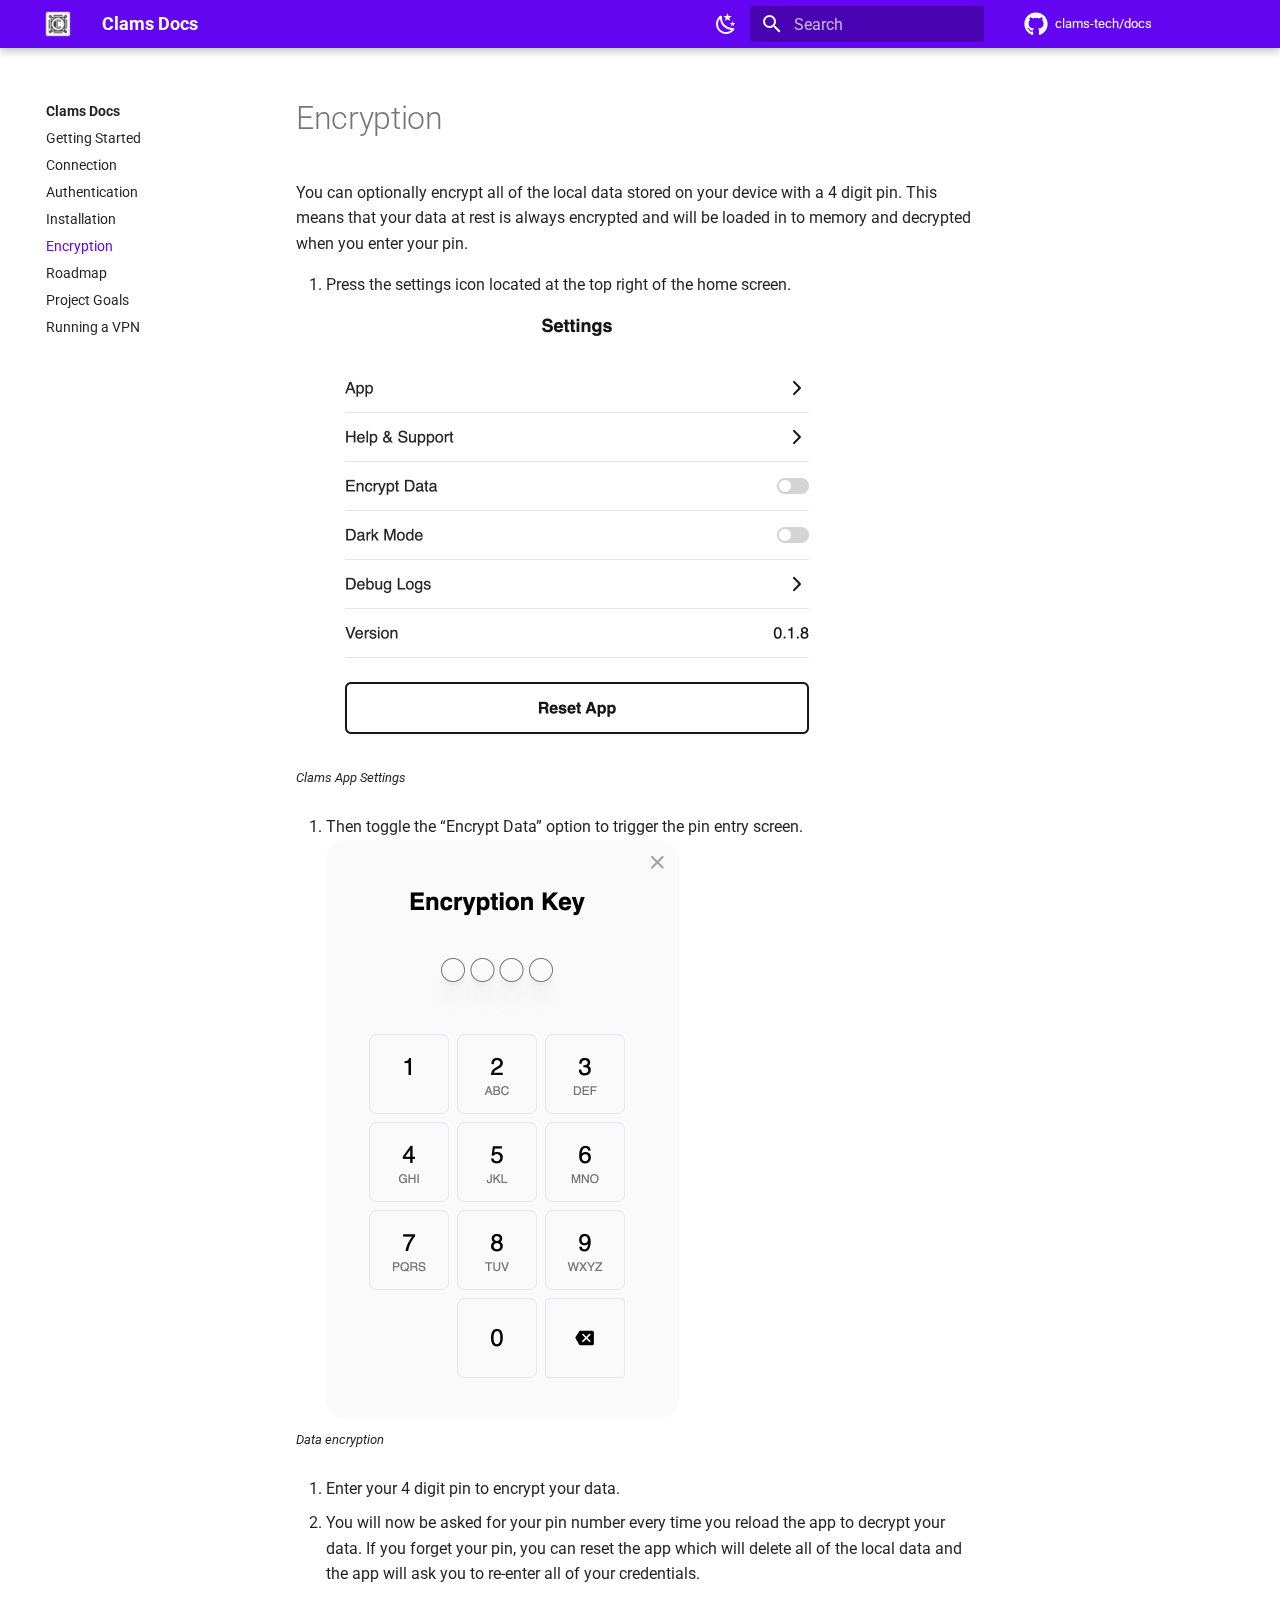
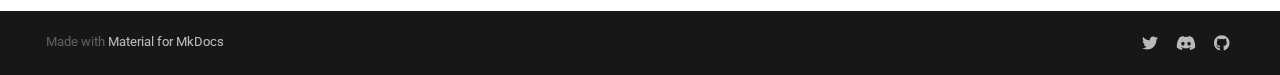
<file: encryption/index.html>
<!doctype html>
<html lang="en" class="no-js">
  <head>
    
      <meta charset="utf-8">
      <meta name="viewport" content="width=device-width,initial-scale=1">
      
      
      
      
        <link rel="prev" href="../installation/">
      
      
        <link rel="next" href="../roadmap/">
      
      <link rel="icon" href="../assets/favicon.png">
      <meta name="generator" content="mkdocs-1.4.2, mkdocs-material-9.0.1">
    
    
      
        <title>Encryption - Clams Docs</title>
      
    
    
      <link rel="stylesheet" href="../assets/stylesheets/main.3bd4f189.min.css">
      
        
        <link rel="stylesheet" href="../assets/stylesheets/palette.2505c338.min.css">
      
      
  
  
    
    
  
    
    
  
  
  <style>:root{--md-admonition-icon--info:url('data:image/svg+xml;charset=utf-8,<svg xmlns="http://www.w3.org/2000/svg" viewBox="0 0 16 16"><path fill-rule="evenodd" d="M8 1.5a6.5 6.5 0 1 0 0 13 6.5 6.5 0 0 0 0-13zM0 8a8 8 0 1 1 16 0A8 8 0 0 1 0 8zm6.5-.25A.75.75 0 0 1 7.25 7h1a.75.75 0 0 1 .75.75v2.75h.25a.75.75 0 0 1 0 1.5h-2a.75.75 0 0 1 0-1.5h.25v-2h-.25a.75.75 0 0 1-.75-.75zM8 6a1 1 0 1 0 0-2 1 1 0 0 0 0 2z"/></svg>');--md-admonition-icon--tip:url('data:image/svg+xml;charset=utf-8,<svg xmlns="http://www.w3.org/2000/svg" viewBox="0 0 16 16"><path fill-rule="evenodd" d="M3.499.75a.75.75 0 0 1 1.5 0v.996C5.9 2.903 6.793 3.65 7.662 4.376l.24.202c-.036-.694.055-1.422.426-2.163C9.1.873 10.794-.045 12.622.26 14.408.558 16 1.94 16 4.25c0 1.278-.954 2.575-2.44 2.734l.146.508.065.22c.203.701.412 1.455.476 2.226.142 1.707-.4 3.03-1.487 3.898C11.714 14.671 10.27 15 8.75 15h-6a.75.75 0 0 1 0-1.5h1.376a4.489 4.489 0 0 1-.563-1.191 3.833 3.833 0 0 1-.05-2.063 4.636 4.636 0 0 1-2.025-.293.75.75 0 1 1 .525-1.406c1.357.507 2.376-.006 2.698-.318l.009-.01a.748.748 0 0 1 1.06 0 .75.75 0 0 1-.012 1.074c-.912.92-.992 1.835-.768 2.586.221.74.745 1.337 1.196 1.621H8.75c1.343 0 2.398-.296 3.074-.836.635-.507 1.036-1.31.928-2.602-.05-.603-.216-1.224-.422-1.93l-.064-.221c-.12-.407-.246-.84-.353-1.29a2.404 2.404 0 0 1-.507-.441 3.063 3.063 0 0 1-.633-1.248.75.75 0 0 1 1.455-.364c.046.185.144.436.31.627.146.168.353.305.712.305.738 0 1.25-.615 1.25-1.25 0-1.47-.95-2.315-2.123-2.51-1.172-.196-2.227.387-2.706 1.345-.46.92-.27 1.774.019 3.062l.042.19a.753.753 0 0 1 .01.05c.348.443.666.949.94 1.553a.75.75 0 1 1-1.365.62c-.553-1.217-1.32-1.94-2.3-2.768a85.08 85.08 0 0 0-.317-.265c-.814-.68-1.75-1.462-2.692-2.619a3.74 3.74 0 0 0-1.023.88c-.406.495-.663 1.036-.722 1.508.116.122.306.21.591.239.388.038.797-.06 1.032-.19a.75.75 0 0 1 .728 1.31c-.515.287-1.23.439-1.906.373-.682-.067-1.473-.38-1.879-1.193L.75 5.677V5.5c0-.984.48-1.94 1.077-2.664.46-.559 1.05-1.055 1.673-1.353V.75z"/></svg>');}</style>


    
    
    
      
        
        
        <link rel="preconnect" href="https://fonts.gstatic.com" crossorigin>
        <link rel="stylesheet" href="https://fonts.googleapis.com/css?family=Roboto:300,300i,400,400i,700,700i%7CRoboto+Mono:400,400i,700,700i&display=fallback">
        <style>:root{--md-text-font:"Roboto";--md-code-font:"Roboto Mono"}</style>
      
    
    
      <link rel="stylesheet" href="../stylesheets/extra.css">
    
    <script>__md_scope=new URL("..",location),__md_hash=e=>[...e].reduce((e,_)=>(e<<5)-e+_.charCodeAt(0),0),__md_get=(e,_=localStorage,t=__md_scope)=>JSON.parse(_.getItem(t.pathname+"."+e)),__md_set=(e,_,t=localStorage,a=__md_scope)=>{try{t.setItem(a.pathname+"."+e,JSON.stringify(_))}catch(e){}}</script>
    
      

    
    
    
  </head>
  
  
    
    
      
    
    
    
    
    <body dir="ltr" data-md-color-scheme="clams" data-md-color-primary="" data-md-color-accent="">
  
    
    
      <script>var palette=__md_get("__palette");if(palette&&"object"==typeof palette.color)for(var key of Object.keys(palette.color))document.body.setAttribute("data-md-color-"+key,palette.color[key])</script>
    
    <input class="md-toggle" data-md-toggle="drawer" type="checkbox" id="__drawer" autocomplete="off">
    <input class="md-toggle" data-md-toggle="search" type="checkbox" id="__search" autocomplete="off">
    <label class="md-overlay" for="__drawer"></label>
    <div data-md-component="skip">
      
        
        <a href="#encryption" class="md-skip">
          Skip to content
        </a>
      
    </div>
    <div data-md-component="announce">
      
    </div>
    
    
      

<header class="md-header" data-md-component="header">
  <nav class="md-header__inner md-grid" aria-label="Header">
    <a href=".." title="Clams Docs" class="md-header__button md-logo" aria-label="Clams Docs" data-md-component="logo">
      
  <img src="../assets/logo.png" alt="logo">

    </a>
    <label class="md-header__button md-icon" for="__drawer">
      <svg xmlns="http://www.w3.org/2000/svg" viewBox="0 0 24 24"><path d="M3 6h18v2H3V6m0 5h18v2H3v-2m0 5h18v2H3v-2Z"/></svg>
    </label>
    <div class="md-header__title" data-md-component="header-title">
      <div class="md-header__ellipsis">
        <div class="md-header__topic">
          <span class="md-ellipsis">
            Clams Docs
          </span>
        </div>
        <div class="md-header__topic" data-md-component="header-topic">
          <span class="md-ellipsis">
            
              Encryption
            
          </span>
        </div>
      </div>
    </div>
    
      <form class="md-header__option" data-md-component="palette">
        
          
          <input class="md-option" data-md-color-media="(prefers-color-scheme: light)" data-md-color-scheme="clams" data-md-color-primary="" data-md-color-accent=""  aria-label="Switch to dark mode"  type="radio" name="__palette" id="__palette_1">
          
            <label class="md-header__button md-icon" title="Switch to dark mode" for="__palette_2" hidden>
              <svg xmlns="http://www.w3.org/2000/svg" viewBox="0 0 24 24"><path d="m17.75 4.09-2.53 1.94.91 3.06-2.63-1.81-2.63 1.81.91-3.06-2.53-1.94L12.44 4l1.06-3 1.06 3 3.19.09m3.5 6.91-1.64 1.25.59 1.98-1.7-1.17-1.7 1.17.59-1.98L15.75 11l2.06-.05L18.5 9l.69 1.95 2.06.05m-2.28 4.95c.83-.08 1.72 1.1 1.19 1.85-.32.45-.66.87-1.08 1.27C15.17 23 8.84 23 4.94 19.07c-3.91-3.9-3.91-10.24 0-14.14.4-.4.82-.76 1.27-1.08.75-.53 1.93.36 1.85 1.19-.27 2.86.69 5.83 2.89 8.02a9.96 9.96 0 0 0 8.02 2.89m-1.64 2.02a12.08 12.08 0 0 1-7.8-3.47c-2.17-2.19-3.33-5-3.49-7.82-2.81 3.14-2.7 7.96.31 10.98 3.02 3.01 7.84 3.12 10.98.31Z"/></svg>
            </label>
          
        
          
          <input class="md-option" data-md-color-media="(prefers-color-scheme: dark)" data-md-color-scheme="slate" data-md-color-primary="" data-md-color-accent=""  aria-label="Switch to light mode"  type="radio" name="__palette" id="__palette_2">
          
            <label class="md-header__button md-icon" title="Switch to light mode" for="__palette_1" hidden>
              <svg xmlns="http://www.w3.org/2000/svg" viewBox="0 0 24 24"><path d="M12 7a5 5 0 0 1 5 5 5 5 0 0 1-5 5 5 5 0 0 1-5-5 5 5 0 0 1 5-5m0 2a3 3 0 0 0-3 3 3 3 0 0 0 3 3 3 3 0 0 0 3-3 3 3 0 0 0-3-3m0-7 2.39 3.42C13.65 5.15 12.84 5 12 5c-.84 0-1.65.15-2.39.42L12 2M3.34 7l4.16-.35A7.2 7.2 0 0 0 5.94 8.5c-.44.74-.69 1.5-.83 2.29L3.34 7m.02 10 1.76-3.77a7.131 7.131 0 0 0 2.38 4.14L3.36 17M20.65 7l-1.77 3.79a7.023 7.023 0 0 0-2.38-4.15l4.15.36m-.01 10-4.14.36c.59-.51 1.12-1.14 1.54-1.86.42-.73.69-1.5.83-2.29L20.64 17M12 22l-2.41-3.44c.74.27 1.55.44 2.41.44.82 0 1.63-.17 2.37-.44L12 22Z"/></svg>
            </label>
          
        
      </form>
    
    
    
      <label class="md-header__button md-icon" for="__search">
        <svg xmlns="http://www.w3.org/2000/svg" viewBox="0 0 24 24"><path d="M9.5 3A6.5 6.5 0 0 1 16 9.5c0 1.61-.59 3.09-1.56 4.23l.27.27h.79l5 5-1.5 1.5-5-5v-.79l-.27-.27A6.516 6.516 0 0 1 9.5 16 6.5 6.5 0 0 1 3 9.5 6.5 6.5 0 0 1 9.5 3m0 2C7 5 5 7 5 9.5S7 14 9.5 14 14 12 14 9.5 12 5 9.5 5Z"/></svg>
      </label>
      <div class="md-search" data-md-component="search" role="dialog">
  <label class="md-search__overlay" for="__search"></label>
  <div class="md-search__inner" role="search">
    <form class="md-search__form" name="search">
      <input type="text" class="md-search__input" name="query" aria-label="Search" placeholder="Search" autocapitalize="off" autocorrect="off" autocomplete="off" spellcheck="false" data-md-component="search-query" required>
      <label class="md-search__icon md-icon" for="__search">
        <svg xmlns="http://www.w3.org/2000/svg" viewBox="0 0 24 24"><path d="M9.5 3A6.5 6.5 0 0 1 16 9.5c0 1.61-.59 3.09-1.56 4.23l.27.27h.79l5 5-1.5 1.5-5-5v-.79l-.27-.27A6.516 6.516 0 0 1 9.5 16 6.5 6.5 0 0 1 3 9.5 6.5 6.5 0 0 1 9.5 3m0 2C7 5 5 7 5 9.5S7 14 9.5 14 14 12 14 9.5 12 5 9.5 5Z"/></svg>
        <svg xmlns="http://www.w3.org/2000/svg" viewBox="0 0 24 24"><path d="M20 11v2H8l5.5 5.5-1.42 1.42L4.16 12l7.92-7.92L13.5 5.5 8 11h12Z"/></svg>
      </label>
      <nav class="md-search__options" aria-label="Search">
        
        <button type="reset" class="md-search__icon md-icon" title="Clear" aria-label="Clear" tabindex="-1">
          <svg xmlns="http://www.w3.org/2000/svg" viewBox="0 0 24 24"><path d="M19 6.41 17.59 5 12 10.59 6.41 5 5 6.41 10.59 12 5 17.59 6.41 19 12 13.41 17.59 19 19 17.59 13.41 12 19 6.41Z"/></svg>
        </button>
      </nav>
      
    </form>
    <div class="md-search__output">
      <div class="md-search__scrollwrap" data-md-scrollfix>
        <div class="md-search-result" data-md-component="search-result">
          <div class="md-search-result__meta">
            Initializing search
          </div>
          <ol class="md-search-result__list"></ol>
        </div>
      </div>
    </div>
  </div>
</div>
    
    
      <div class="md-header__source">
        <a href="https://github.com/clams-tech/docs" title="Go to repository" class="md-source" data-md-component="source">
  <div class="md-source__icon md-icon">
    
    <svg xmlns="http://www.w3.org/2000/svg" viewBox="0 0 496 512"><!--! Font Awesome Free 6.2.1 by @fontawesome - https://fontawesome.com License - https://fontawesome.com/license/free (Icons: CC BY 4.0, Fonts: SIL OFL 1.1, Code: MIT License) Copyright 2022 Fonticons, Inc.--><path d="M165.9 397.4c0 2-2.3 3.6-5.2 3.6-3.3.3-5.6-1.3-5.6-3.6 0-2 2.3-3.6 5.2-3.6 3-.3 5.6 1.3 5.6 3.6zm-31.1-4.5c-.7 2 1.3 4.3 4.3 4.9 2.6 1 5.6 0 6.2-2s-1.3-4.3-4.3-5.2c-2.6-.7-5.5.3-6.2 2.3zm44.2-1.7c-2.9.7-4.9 2.6-4.6 4.9.3 2 2.9 3.3 5.9 2.6 2.9-.7 4.9-2.6 4.6-4.6-.3-1.9-3-3.2-5.9-2.9zM244.8 8C106.1 8 0 113.3 0 252c0 110.9 69.8 205.8 169.5 239.2 12.8 2.3 17.3-5.6 17.3-12.1 0-6.2-.3-40.4-.3-61.4 0 0-70 15-84.7-29.8 0 0-11.4-29.1-27.8-36.6 0 0-22.9-15.7 1.6-15.4 0 0 24.9 2 38.6 25.8 21.9 38.6 58.6 27.5 72.9 20.9 2.3-16 8.8-27.1 16-33.7-55.9-6.2-112.3-14.3-112.3-110.5 0-27.5 7.6-41.3 23.6-58.9-2.6-6.5-11.1-33.3 2.6-67.9 20.9-6.5 69 27 69 27 20-5.6 41.5-8.5 62.8-8.5s42.8 2.9 62.8 8.5c0 0 48.1-33.6 69-27 13.7 34.7 5.2 61.4 2.6 67.9 16 17.7 25.8 31.5 25.8 58.9 0 96.5-58.9 104.2-114.8 110.5 9.2 7.9 17 22.9 17 46.4 0 33.7-.3 75.4-.3 83.6 0 6.5 4.6 14.4 17.3 12.1C428.2 457.8 496 362.9 496 252 496 113.3 383.5 8 244.8 8zM97.2 352.9c-1.3 1-1 3.3.7 5.2 1.6 1.6 3.9 2.3 5.2 1 1.3-1 1-3.3-.7-5.2-1.6-1.6-3.9-2.3-5.2-1zm-10.8-8.1c-.7 1.3.3 2.9 2.3 3.9 1.6 1 3.6.7 4.3-.7.7-1.3-.3-2.9-2.3-3.9-2-.6-3.6-.3-4.3.7zm32.4 35.6c-1.6 1.3-1 4.3 1.3 6.2 2.3 2.3 5.2 2.6 6.5 1 1.3-1.3.7-4.3-1.3-6.2-2.2-2.3-5.2-2.6-6.5-1zm-11.4-14.7c-1.6 1-1.6 3.6 0 5.9 1.6 2.3 4.3 3.3 5.6 2.3 1.6-1.3 1.6-3.9 0-6.2-1.4-2.3-4-3.3-5.6-2z"/></svg>
  </div>
  <div class="md-source__repository">
    clams-tech/docs
  </div>
</a>
      </div>
    
  </nav>
  
</header>
    
    <div class="md-container" data-md-component="container">
      
      
        
          
        
      
      <main class="md-main" data-md-component="main">
        <div class="md-main__inner md-grid">
          
            
              
              <div class="md-sidebar md-sidebar--primary" data-md-component="sidebar" data-md-type="navigation" >
                <div class="md-sidebar__scrollwrap">
                  <div class="md-sidebar__inner">
                    


<nav class="md-nav md-nav--primary" aria-label="Navigation" data-md-level="0">
  <label class="md-nav__title" for="__drawer">
    <a href=".." title="Clams Docs" class="md-nav__button md-logo" aria-label="Clams Docs" data-md-component="logo">
      
  <img src="../assets/logo.png" alt="logo">

    </a>
    Clams Docs
  </label>
  
    <div class="md-nav__source">
      <a href="https://github.com/clams-tech/docs" title="Go to repository" class="md-source" data-md-component="source">
  <div class="md-source__icon md-icon">
    
    <svg xmlns="http://www.w3.org/2000/svg" viewBox="0 0 496 512"><!--! Font Awesome Free 6.2.1 by @fontawesome - https://fontawesome.com License - https://fontawesome.com/license/free (Icons: CC BY 4.0, Fonts: SIL OFL 1.1, Code: MIT License) Copyright 2022 Fonticons, Inc.--><path d="M165.9 397.4c0 2-2.3 3.6-5.2 3.6-3.3.3-5.6-1.3-5.6-3.6 0-2 2.3-3.6 5.2-3.6 3-.3 5.6 1.3 5.6 3.6zm-31.1-4.5c-.7 2 1.3 4.3 4.3 4.9 2.6 1 5.6 0 6.2-2s-1.3-4.3-4.3-5.2c-2.6-.7-5.5.3-6.2 2.3zm44.2-1.7c-2.9.7-4.9 2.6-4.6 4.9.3 2 2.9 3.3 5.9 2.6 2.9-.7 4.9-2.6 4.6-4.6-.3-1.9-3-3.2-5.9-2.9zM244.8 8C106.1 8 0 113.3 0 252c0 110.9 69.8 205.8 169.5 239.2 12.8 2.3 17.3-5.6 17.3-12.1 0-6.2-.3-40.4-.3-61.4 0 0-70 15-84.7-29.8 0 0-11.4-29.1-27.8-36.6 0 0-22.9-15.7 1.6-15.4 0 0 24.9 2 38.6 25.8 21.9 38.6 58.6 27.5 72.9 20.9 2.3-16 8.8-27.1 16-33.7-55.9-6.2-112.3-14.3-112.3-110.5 0-27.5 7.6-41.3 23.6-58.9-2.6-6.5-11.1-33.3 2.6-67.9 20.9-6.5 69 27 69 27 20-5.6 41.5-8.5 62.8-8.5s42.8 2.9 62.8 8.5c0 0 48.1-33.6 69-27 13.7 34.7 5.2 61.4 2.6 67.9 16 17.7 25.8 31.5 25.8 58.9 0 96.5-58.9 104.2-114.8 110.5 9.2 7.9 17 22.9 17 46.4 0 33.7-.3 75.4-.3 83.6 0 6.5 4.6 14.4 17.3 12.1C428.2 457.8 496 362.9 496 252 496 113.3 383.5 8 244.8 8zM97.2 352.9c-1.3 1-1 3.3.7 5.2 1.6 1.6 3.9 2.3 5.2 1 1.3-1 1-3.3-.7-5.2-1.6-1.6-3.9-2.3-5.2-1zm-10.8-8.1c-.7 1.3.3 2.9 2.3 3.9 1.6 1 3.6.7 4.3-.7.7-1.3-.3-2.9-2.3-3.9-2-.6-3.6-.3-4.3.7zm32.4 35.6c-1.6 1.3-1 4.3 1.3 6.2 2.3 2.3 5.2 2.6 6.5 1 1.3-1.3.7-4.3-1.3-6.2-2.2-2.3-5.2-2.6-6.5-1zm-11.4-14.7c-1.6 1-1.6 3.6 0 5.9 1.6 2.3 4.3 3.3 5.6 2.3 1.6-1.3 1.6-3.9 0-6.2-1.4-2.3-4-3.3-5.6-2z"/></svg>
  </div>
  <div class="md-source__repository">
    clams-tech/docs
  </div>
</a>
    </div>
  
  <ul class="md-nav__list" data-md-scrollfix>
    
      
      
      

  
  
  
    <li class="md-nav__item">
      <a href=".." class="md-nav__link">
        Getting Started
      </a>
    </li>
  

    
      
      
      

  
  
  
    <li class="md-nav__item">
      <a href="../connection/" class="md-nav__link">
        Connection
      </a>
    </li>
  

    
      
      
      

  
  
  
    <li class="md-nav__item">
      <a href="../authentication/" class="md-nav__link">
        Authentication
      </a>
    </li>
  

    
      
      
      

  
  
  
    <li class="md-nav__item">
      <a href="../installation/" class="md-nav__link">
        Installation
      </a>
    </li>
  

    
      
      
      

  
  
    
  
  
    <li class="md-nav__item md-nav__item--active">
      
      <input class="md-nav__toggle md-toggle" data-md-toggle="toc" type="checkbox" id="__toc">
      
      
        
      
      
      <a href="./" class="md-nav__link md-nav__link--active">
        Encryption
      </a>
      
    </li>
  

    
      
      
      

  
  
  
    <li class="md-nav__item">
      <a href="../roadmap/" class="md-nav__link">
        Roadmap
      </a>
    </li>
  

    
      
      
      

  
  
  
    <li class="md-nav__item">
      <a href="../project-goals/" class="md-nav__link">
        Project Goals
      </a>
    </li>
  

    
      
      
      

  
  
  
    <li class="md-nav__item">
      <a href="../running-a-vpn/" class="md-nav__link">
        Running a VPN
      </a>
    </li>
  

    
  </ul>
</nav>
                  </div>
                </div>
              </div>
            
            
              
              <div class="md-sidebar md-sidebar--secondary" data-md-component="sidebar" data-md-type="toc" >
                <div class="md-sidebar__scrollwrap">
                  <div class="md-sidebar__inner">
                    

<nav class="md-nav md-nav--secondary" aria-label="Table of contents">
  
  
  
    
  
  
</nav>
                  </div>
                </div>
              </div>
            
          
          
            <div class="md-content" data-md-component="content">
              <article class="md-content__inner md-typeset">
                
                  

  
  



<h1 id="encryption">Encryption</h1>
<p>You can optionally encrypt all of the local data stored on your device with a 4 digit pin. This means that your data at rest is always encrypted and will be loaded in to memory and decrypted when you enter your pin.</p>
<ol>
<li>Press the settings icon located at the top right of the home screen.
<img alt="encryption settings" src="../assets/encryption-settings.png"></li>
</ol>
<figcaption style='font-size: small; margin: -1em 0 2em 0;'>Clams App Settings</figcaption>
<ol>
<li>Then toggle the “Encrypt Data” option to trigger the pin entry screen.
<img alt="pin entry" src="../assets/encryption-pin.png"></li>
</ol>
<figcaption style='font-size: small; margin: -1em 0 2em 0;'>Data encryption</figcaption>
<ol>
<li>Enter your 4 digit pin to encrypt your data.</li>
<li>You will now be asked for your pin number every time you reload the app to decrypt your data. If you forget your pin, you can reset the app which will delete all of the local data and the app will ask you to re-enter all of your credentials.</li>
</ol>





                
              </article>
            </div>
          
          
        </div>
        
      </main>
      
        <footer class="md-footer">
  
  <div class="md-footer-meta md-typeset">
    <div class="md-footer-meta__inner md-grid">
      <div class="md-copyright">
  
  
    Made with
    <a href="https://squidfunk.github.io/mkdocs-material/" target="_blank" rel="noopener">
      Material for MkDocs
    </a>
  
</div>
      
        <div class="md-social">
  
    
    
      
      
    
    <a href="https://twitter.com/clamstech" target="_blank" rel="noopener" title="twitter.com" class="md-social__link">
      <svg xmlns="http://www.w3.org/2000/svg" viewBox="0 0 512 512"><!--! Font Awesome Free 6.2.1 by @fontawesome - https://fontawesome.com License - https://fontawesome.com/license/free (Icons: CC BY 4.0, Fonts: SIL OFL 1.1, Code: MIT License) Copyright 2022 Fonticons, Inc.--><path d="M459.37 151.716c.325 4.548.325 9.097.325 13.645 0 138.72-105.583 298.558-298.558 298.558-59.452 0-114.68-17.219-161.137-47.106 8.447.974 16.568 1.299 25.34 1.299 49.055 0 94.213-16.568 130.274-44.832-46.132-.975-84.792-31.188-98.112-72.772 6.498.974 12.995 1.624 19.818 1.624 9.421 0 18.843-1.3 27.614-3.573-48.081-9.747-84.143-51.98-84.143-102.985v-1.299c13.969 7.797 30.214 12.67 47.431 13.319-28.264-18.843-46.781-51.005-46.781-87.391 0-19.492 5.197-37.36 14.294-52.954 51.655 63.675 129.3 105.258 216.365 109.807-1.624-7.797-2.599-15.918-2.599-24.04 0-57.828 46.782-104.934 104.934-104.934 30.213 0 57.502 12.67 76.67 33.137 23.715-4.548 46.456-13.32 66.599-25.34-7.798 24.366-24.366 44.833-46.132 57.827 21.117-2.273 41.584-8.122 60.426-16.243-14.292 20.791-32.161 39.308-52.628 54.253z"/></svg>
    </a>
  
    
    
      
      
    
    <a href="https://discord.gg/F2SK8QGW" target="_blank" rel="noopener" title="discord.gg" class="md-social__link">
      <svg xmlns="http://www.w3.org/2000/svg" viewBox="0 0 640 512"><!--! Font Awesome Free 6.2.1 by @fontawesome - https://fontawesome.com License - https://fontawesome.com/license/free (Icons: CC BY 4.0, Fonts: SIL OFL 1.1, Code: MIT License) Copyright 2022 Fonticons, Inc.--><path d="M524.531 69.836a1.5 1.5 0 0 0-.764-.7A485.065 485.065 0 0 0 404.081 32.03a1.816 1.816 0 0 0-1.923.91 337.461 337.461 0 0 0-14.9 30.6 447.848 447.848 0 0 0-134.426 0 309.541 309.541 0 0 0-15.135-30.6 1.89 1.89 0 0 0-1.924-.91 483.689 483.689 0 0 0-119.688 37.107 1.712 1.712 0 0 0-.788.676C39.068 183.651 18.186 294.69 28.43 404.354a2.016 2.016 0 0 0 .765 1.375 487.666 487.666 0 0 0 146.825 74.189 1.9 1.9 0 0 0 2.063-.676A348.2 348.2 0 0 0 208.12 430.4a1.86 1.86 0 0 0-1.019-2.588 321.173 321.173 0 0 1-45.868-21.853 1.885 1.885 0 0 1-.185-3.126 251.047 251.047 0 0 0 9.109-7.137 1.819 1.819 0 0 1 1.9-.256c96.229 43.917 200.41 43.917 295.5 0a1.812 1.812 0 0 1 1.924.233 234.533 234.533 0 0 0 9.132 7.16 1.884 1.884 0 0 1-.162 3.126 301.407 301.407 0 0 1-45.89 21.83 1.875 1.875 0 0 0-1 2.611 391.055 391.055 0 0 0 30.014 48.815 1.864 1.864 0 0 0 2.063.7A486.048 486.048 0 0 0 610.7 405.729a1.882 1.882 0 0 0 .765-1.352c12.264-126.783-20.532-236.912-86.934-334.541ZM222.491 337.58c-28.972 0-52.844-26.587-52.844-59.239s23.409-59.241 52.844-59.241c29.665 0 53.306 26.82 52.843 59.239 0 32.654-23.41 59.241-52.843 59.241Zm195.38 0c-28.971 0-52.843-26.587-52.843-59.239s23.409-59.241 52.843-59.241c29.667 0 53.307 26.82 52.844 59.239 0 32.654-23.177 59.241-52.844 59.241Z"/></svg>
    </a>
  
    
    
      
      
    
    <a href="https://github.com/clams-tech" target="_blank" rel="noopener" title="github.com" class="md-social__link">
      <svg xmlns="http://www.w3.org/2000/svg" viewBox="0 0 496 512"><!--! Font Awesome Free 6.2.1 by @fontawesome - https://fontawesome.com License - https://fontawesome.com/license/free (Icons: CC BY 4.0, Fonts: SIL OFL 1.1, Code: MIT License) Copyright 2022 Fonticons, Inc.--><path d="M165.9 397.4c0 2-2.3 3.6-5.2 3.6-3.3.3-5.6-1.3-5.6-3.6 0-2 2.3-3.6 5.2-3.6 3-.3 5.6 1.3 5.6 3.6zm-31.1-4.5c-.7 2 1.3 4.3 4.3 4.9 2.6 1 5.6 0 6.2-2s-1.3-4.3-4.3-5.2c-2.6-.7-5.5.3-6.2 2.3zm44.2-1.7c-2.9.7-4.9 2.6-4.6 4.9.3 2 2.9 3.3 5.9 2.6 2.9-.7 4.9-2.6 4.6-4.6-.3-1.9-3-3.2-5.9-2.9zM244.8 8C106.1 8 0 113.3 0 252c0 110.9 69.8 205.8 169.5 239.2 12.8 2.3 17.3-5.6 17.3-12.1 0-6.2-.3-40.4-.3-61.4 0 0-70 15-84.7-29.8 0 0-11.4-29.1-27.8-36.6 0 0-22.9-15.7 1.6-15.4 0 0 24.9 2 38.6 25.8 21.9 38.6 58.6 27.5 72.9 20.9 2.3-16 8.8-27.1 16-33.7-55.9-6.2-112.3-14.3-112.3-110.5 0-27.5 7.6-41.3 23.6-58.9-2.6-6.5-11.1-33.3 2.6-67.9 20.9-6.5 69 27 69 27 20-5.6 41.5-8.5 62.8-8.5s42.8 2.9 62.8 8.5c0 0 48.1-33.6 69-27 13.7 34.7 5.2 61.4 2.6 67.9 16 17.7 25.8 31.5 25.8 58.9 0 96.5-58.9 104.2-114.8 110.5 9.2 7.9 17 22.9 17 46.4 0 33.7-.3 75.4-.3 83.6 0 6.5 4.6 14.4 17.3 12.1C428.2 457.8 496 362.9 496 252 496 113.3 383.5 8 244.8 8zM97.2 352.9c-1.3 1-1 3.3.7 5.2 1.6 1.6 3.9 2.3 5.2 1 1.3-1 1-3.3-.7-5.2-1.6-1.6-3.9-2.3-5.2-1zm-10.8-8.1c-.7 1.3.3 2.9 2.3 3.9 1.6 1 3.6.7 4.3-.7.7-1.3-.3-2.9-2.3-3.9-2-.6-3.6-.3-4.3.7zm32.4 35.6c-1.6 1.3-1 4.3 1.3 6.2 2.3 2.3 5.2 2.6 6.5 1 1.3-1.3.7-4.3-1.3-6.2-2.2-2.3-5.2-2.6-6.5-1zm-11.4-14.7c-1.6 1-1.6 3.6 0 5.9 1.6 2.3 4.3 3.3 5.6 2.3 1.6-1.3 1.6-3.9 0-6.2-1.4-2.3-4-3.3-5.6-2z"/></svg>
    </a>
  
</div>
      
    </div>
  </div>
</footer>
      
    </div>
    <div class="md-dialog" data-md-component="dialog">
      <div class="md-dialog__inner md-typeset"></div>
    </div>
    
    <script id="__config" type="application/json">{"base": "..", "features": ["navigation.instant", "navigation.tracking"], "search": "../assets/javascripts/workers/search.12658920.min.js", "translations": {"clipboard.copied": "Copied to clipboard", "clipboard.copy": "Copy to clipboard", "search.result.more.one": "1 more on this page", "search.result.more.other": "# more on this page", "search.result.none": "No matching documents", "search.result.one": "1 matching document", "search.result.other": "# matching documents", "search.result.placeholder": "Type to start searching", "search.result.term.missing": "Missing", "select.version": "Select version"}}</script>
    
    
      <script src="../assets/javascripts/bundle.5cf534bf.min.js"></script>
      
    
  </body>
</html>
</file>
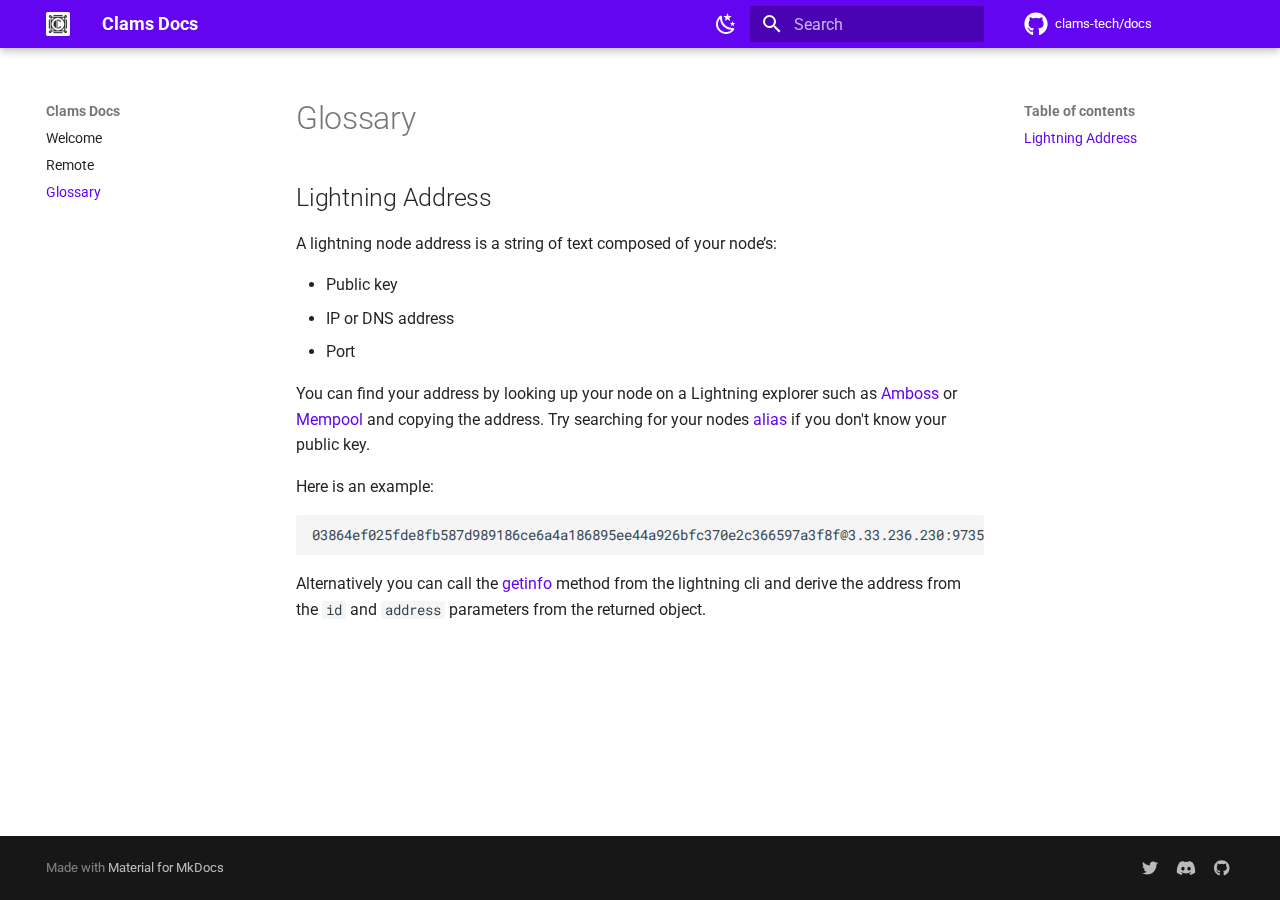
<file: glossary/index.html>
<!doctype html>
<html lang="en" class="no-js">
  <head>
    
      <meta charset="utf-8">
      <meta name="viewport" content="width=device-width,initial-scale=1">
      
      
      
      
        <link rel="prev" href="../remote/">
      
      
      <link rel="icon" href="../assets/favicon.png">
      <meta name="generator" content="mkdocs-1.4.2, mkdocs-material-9.0.6">
    
    
      
        <title>Glossary - Clams Docs</title>
      
    
    
      <link rel="stylesheet" href="../assets/stylesheets/main.558e4712.min.css">
      
        
        <link rel="stylesheet" href="../assets/stylesheets/palette.2505c338.min.css">
      
      
  
  
    
    
  
    
    
  
  
  <style>:root{--md-admonition-icon--info:url('data:image/svg+xml;charset=utf-8,<svg xmlns="http://www.w3.org/2000/svg" viewBox="0 0 16 16"><path d="M0 8a8 8 0 1 1 16 0A8 8 0 0 1 0 8Zm8-6.5a6.5 6.5 0 1 0 0 13 6.5 6.5 0 0 0 0-13ZM6.5 7.75A.75.75 0 0 1 7.25 7h1a.75.75 0 0 1 .75.75v2.75h.25a.75.75 0 0 1 0 1.5h-2a.75.75 0 0 1 0-1.5h.25v-2h-.25a.75.75 0 0 1-.75-.75ZM8 6a1 1 0 1 1 0-2 1 1 0 0 1 0 2Z"/></svg>');--md-admonition-icon--tip:url('data:image/svg+xml;charset=utf-8,<svg xmlns="http://www.w3.org/2000/svg" viewBox="0 0 16 16"><path d="M3.499.75a.75.75 0 0 1 1.5 0v.996C5.9 2.903 6.793 3.65 7.662 4.376l.24.202c-.036-.694.055-1.422.426-2.163C9.1.873 10.794-.045 12.622.26 14.408.558 16 1.94 16 4.25c0 1.278-.954 2.575-2.44 2.734l.146.508.065.22c.203.701.412 1.455.476 2.226.142 1.707-.4 3.03-1.487 3.898C11.714 14.671 10.27 15 8.75 15h-6a.75.75 0 0 1 0-1.5h1.376a4.484 4.484 0 0 1-.563-1.191 3.835 3.835 0 0 1-.05-2.063 4.647 4.647 0 0 1-2.025-.293.75.75 0 0 1 .525-1.406c1.357.507 2.376-.006 2.698-.318l.009-.01a.747.747 0 0 1 1.06 0 .748.748 0 0 1-.012 1.074c-.912.92-.992 1.835-.768 2.586.221.74.745 1.337 1.196 1.621H8.75c1.343 0 2.398-.296 3.074-.836.635-.507 1.036-1.31.928-2.602-.05-.603-.216-1.224-.422-1.93l-.064-.221c-.12-.407-.246-.84-.353-1.29a2.425 2.425 0 0 1-.507-.441 3.075 3.075 0 0 1-.633-1.248.75.75 0 0 1 1.455-.364c.046.185.144.436.31.627.146.168.353.305.712.305.738 0 1.25-.615 1.25-1.25 0-1.47-.95-2.315-2.123-2.51-1.172-.196-2.227.387-2.706 1.345-.46.92-.27 1.774.019 3.062l.042.19a.884.884 0 0 1 .01.05c.348.443.666.949.94 1.553a.75.75 0 1 1-1.365.62c-.553-1.217-1.32-1.94-2.3-2.768L6.7 5.527c-.814-.68-1.75-1.462-2.692-2.619a3.737 3.737 0 0 0-1.023.88c-.406.495-.663 1.036-.722 1.508.116.122.306.21.591.239.388.038.797-.06 1.032-.19a.75.75 0 0 1 .728 1.31c-.515.287-1.23.439-1.906.373-.682-.067-1.473-.38-1.879-1.193L.75 5.677V5.5c0-.984.48-1.94 1.077-2.664.46-.559 1.05-1.055 1.673-1.353V.75Z"/></svg>');}</style>


    
    
    
      
        
        
        <link rel="preconnect" href="https://fonts.gstatic.com" crossorigin>
        <link rel="stylesheet" href="https://fonts.googleapis.com/css?family=Roboto:300,300i,400,400i,700,700i%7CRoboto+Mono:400,400i,700,700i&display=fallback">
        <style>:root{--md-text-font:"Roboto";--md-code-font:"Roboto Mono"}</style>
      
    
    
      <link rel="stylesheet" href="../stylesheets/extra.css">
    
    <script>__md_scope=new URL("..",location),__md_hash=e=>[...e].reduce((e,_)=>(e<<5)-e+_.charCodeAt(0),0),__md_get=(e,_=localStorage,t=__md_scope)=>JSON.parse(_.getItem(t.pathname+"."+e)),__md_set=(e,_,t=localStorage,a=__md_scope)=>{try{t.setItem(a.pathname+"."+e,JSON.stringify(_))}catch(e){}}</script>
    
      

    
    
    
  </head>
  
  
    
    
      
    
    
    
    
    <body dir="ltr" data-md-color-scheme="clams" data-md-color-primary="" data-md-color-accent="">
  
    
    
      <script>var palette=__md_get("__palette");if(palette&&"object"==typeof palette.color)for(var key of Object.keys(palette.color))document.body.setAttribute("data-md-color-"+key,palette.color[key])</script>
    
    <input class="md-toggle" data-md-toggle="drawer" type="checkbox" id="__drawer" autocomplete="off">
    <input class="md-toggle" data-md-toggle="search" type="checkbox" id="__search" autocomplete="off">
    <label class="md-overlay" for="__drawer"></label>
    <div data-md-component="skip">
      
        
        <a href="#glossary" class="md-skip">
          Skip to content
        </a>
      
    </div>
    <div data-md-component="announce">
      
    </div>
    
    
      

<header class="md-header" data-md-component="header">
  <nav class="md-header__inner md-grid" aria-label="Header">
    <a href=".." title="Clams Docs" class="md-header__button md-logo" aria-label="Clams Docs" data-md-component="logo">
      
  <img src="../assets/logo.png" alt="logo">

    </a>
    <label class="md-header__button md-icon" for="__drawer">
      <svg xmlns="http://www.w3.org/2000/svg" viewBox="0 0 24 24"><path d="M3 6h18v2H3V6m0 5h18v2H3v-2m0 5h18v2H3v-2Z"/></svg>
    </label>
    <div class="md-header__title" data-md-component="header-title">
      <div class="md-header__ellipsis">
        <div class="md-header__topic">
          <span class="md-ellipsis">
            Clams Docs
          </span>
        </div>
        <div class="md-header__topic" data-md-component="header-topic">
          <span class="md-ellipsis">
            
              Glossary
            
          </span>
        </div>
      </div>
    </div>
    
      <form class="md-header__option" data-md-component="palette">
        
          
          <input class="md-option" data-md-color-media="(prefers-color-scheme: light)" data-md-color-scheme="clams" data-md-color-primary="" data-md-color-accent=""  aria-label="Switch to dark mode"  type="radio" name="__palette" id="__palette_1">
          
            <label class="md-header__button md-icon" title="Switch to dark mode" for="__palette_2" hidden>
              <svg xmlns="http://www.w3.org/2000/svg" viewBox="0 0 24 24"><path d="m17.75 4.09-2.53 1.94.91 3.06-2.63-1.81-2.63 1.81.91-3.06-2.53-1.94L12.44 4l1.06-3 1.06 3 3.19.09m3.5 6.91-1.64 1.25.59 1.98-1.7-1.17-1.7 1.17.59-1.98L15.75 11l2.06-.05L18.5 9l.69 1.95 2.06.05m-2.28 4.95c.83-.08 1.72 1.1 1.19 1.85-.32.45-.66.87-1.08 1.27C15.17 23 8.84 23 4.94 19.07c-3.91-3.9-3.91-10.24 0-14.14.4-.4.82-.76 1.27-1.08.75-.53 1.93.36 1.85 1.19-.27 2.86.69 5.83 2.89 8.02a9.96 9.96 0 0 0 8.02 2.89m-1.64 2.02a12.08 12.08 0 0 1-7.8-3.47c-2.17-2.19-3.33-5-3.49-7.82-2.81 3.14-2.7 7.96.31 10.98 3.02 3.01 7.84 3.12 10.98.31Z"/></svg>
            </label>
          
        
          
          <input class="md-option" data-md-color-media="(prefers-color-scheme: dark)" data-md-color-scheme="slate" data-md-color-primary="" data-md-color-accent=""  aria-label="Switch to light mode"  type="radio" name="__palette" id="__palette_2">
          
            <label class="md-header__button md-icon" title="Switch to light mode" for="__palette_1" hidden>
              <svg xmlns="http://www.w3.org/2000/svg" viewBox="0 0 24 24"><path d="M12 7a5 5 0 0 1 5 5 5 5 0 0 1-5 5 5 5 0 0 1-5-5 5 5 0 0 1 5-5m0 2a3 3 0 0 0-3 3 3 3 0 0 0 3 3 3 3 0 0 0 3-3 3 3 0 0 0-3-3m0-7 2.39 3.42C13.65 5.15 12.84 5 12 5c-.84 0-1.65.15-2.39.42L12 2M3.34 7l4.16-.35A7.2 7.2 0 0 0 5.94 8.5c-.44.74-.69 1.5-.83 2.29L3.34 7m.02 10 1.76-3.77a7.131 7.131 0 0 0 2.38 4.14L3.36 17M20.65 7l-1.77 3.79a7.023 7.023 0 0 0-2.38-4.15l4.15.36m-.01 10-4.14.36c.59-.51 1.12-1.14 1.54-1.86.42-.73.69-1.5.83-2.29L20.64 17M12 22l-2.41-3.44c.74.27 1.55.44 2.41.44.82 0 1.63-.17 2.37-.44L12 22Z"/></svg>
            </label>
          
        
      </form>
    
    
    
      <label class="md-header__button md-icon" for="__search">
        <svg xmlns="http://www.w3.org/2000/svg" viewBox="0 0 24 24"><path d="M9.5 3A6.5 6.5 0 0 1 16 9.5c0 1.61-.59 3.09-1.56 4.23l.27.27h.79l5 5-1.5 1.5-5-5v-.79l-.27-.27A6.516 6.516 0 0 1 9.5 16 6.5 6.5 0 0 1 3 9.5 6.5 6.5 0 0 1 9.5 3m0 2C7 5 5 7 5 9.5S7 14 9.5 14 14 12 14 9.5 12 5 9.5 5Z"/></svg>
      </label>
      <div class="md-search" data-md-component="search" role="dialog">
  <label class="md-search__overlay" for="__search"></label>
  <div class="md-search__inner" role="search">
    <form class="md-search__form" name="search">
      <input type="text" class="md-search__input" name="query" aria-label="Search" placeholder="Search" autocapitalize="off" autocorrect="off" autocomplete="off" spellcheck="false" data-md-component="search-query" required>
      <label class="md-search__icon md-icon" for="__search">
        <svg xmlns="http://www.w3.org/2000/svg" viewBox="0 0 24 24"><path d="M9.5 3A6.5 6.5 0 0 1 16 9.5c0 1.61-.59 3.09-1.56 4.23l.27.27h.79l5 5-1.5 1.5-5-5v-.79l-.27-.27A6.516 6.516 0 0 1 9.5 16 6.5 6.5 0 0 1 3 9.5 6.5 6.5 0 0 1 9.5 3m0 2C7 5 5 7 5 9.5S7 14 9.5 14 14 12 14 9.5 12 5 9.5 5Z"/></svg>
        <svg xmlns="http://www.w3.org/2000/svg" viewBox="0 0 24 24"><path d="M20 11v2H8l5.5 5.5-1.42 1.42L4.16 12l7.92-7.92L13.5 5.5 8 11h12Z"/></svg>
      </label>
      <nav class="md-search__options" aria-label="Search">
        
        <button type="reset" class="md-search__icon md-icon" title="Clear" aria-label="Clear" tabindex="-1">
          <svg xmlns="http://www.w3.org/2000/svg" viewBox="0 0 24 24"><path d="M19 6.41 17.59 5 12 10.59 6.41 5 5 6.41 10.59 12 5 17.59 6.41 19 12 13.41 17.59 19 19 17.59 13.41 12 19 6.41Z"/></svg>
        </button>
      </nav>
      
    </form>
    <div class="md-search__output">
      <div class="md-search__scrollwrap" data-md-scrollfix>
        <div class="md-search-result" data-md-component="search-result">
          <div class="md-search-result__meta">
            Initializing search
          </div>
          <ol class="md-search-result__list" role="presentation"></ol>
        </div>
      </div>
    </div>
  </div>
</div>
    
    
      <div class="md-header__source">
        <a href="https://github.com/clams-tech/docs" title="Go to repository" class="md-source" data-md-component="source">
  <div class="md-source__icon md-icon">
    
    <svg xmlns="http://www.w3.org/2000/svg" viewBox="0 0 496 512"><!--! Font Awesome Free 6.2.1 by @fontawesome - https://fontawesome.com License - https://fontawesome.com/license/free (Icons: CC BY 4.0, Fonts: SIL OFL 1.1, Code: MIT License) Copyright 2022 Fonticons, Inc.--><path d="M165.9 397.4c0 2-2.3 3.6-5.2 3.6-3.3.3-5.6-1.3-5.6-3.6 0-2 2.3-3.6 5.2-3.6 3-.3 5.6 1.3 5.6 3.6zm-31.1-4.5c-.7 2 1.3 4.3 4.3 4.9 2.6 1 5.6 0 6.2-2s-1.3-4.3-4.3-5.2c-2.6-.7-5.5.3-6.2 2.3zm44.2-1.7c-2.9.7-4.9 2.6-4.6 4.9.3 2 2.9 3.3 5.9 2.6 2.9-.7 4.9-2.6 4.6-4.6-.3-1.9-3-3.2-5.9-2.9zM244.8 8C106.1 8 0 113.3 0 252c0 110.9 69.8 205.8 169.5 239.2 12.8 2.3 17.3-5.6 17.3-12.1 0-6.2-.3-40.4-.3-61.4 0 0-70 15-84.7-29.8 0 0-11.4-29.1-27.8-36.6 0 0-22.9-15.7 1.6-15.4 0 0 24.9 2 38.6 25.8 21.9 38.6 58.6 27.5 72.9 20.9 2.3-16 8.8-27.1 16-33.7-55.9-6.2-112.3-14.3-112.3-110.5 0-27.5 7.6-41.3 23.6-58.9-2.6-6.5-11.1-33.3 2.6-67.9 20.9-6.5 69 27 69 27 20-5.6 41.5-8.5 62.8-8.5s42.8 2.9 62.8 8.5c0 0 48.1-33.6 69-27 13.7 34.7 5.2 61.4 2.6 67.9 16 17.7 25.8 31.5 25.8 58.9 0 96.5-58.9 104.2-114.8 110.5 9.2 7.9 17 22.9 17 46.4 0 33.7-.3 75.4-.3 83.6 0 6.5 4.6 14.4 17.3 12.1C428.2 457.8 496 362.9 496 252 496 113.3 383.5 8 244.8 8zM97.2 352.9c-1.3 1-1 3.3.7 5.2 1.6 1.6 3.9 2.3 5.2 1 1.3-1 1-3.3-.7-5.2-1.6-1.6-3.9-2.3-5.2-1zm-10.8-8.1c-.7 1.3.3 2.9 2.3 3.9 1.6 1 3.6.7 4.3-.7.7-1.3-.3-2.9-2.3-3.9-2-.6-3.6-.3-4.3.7zm32.4 35.6c-1.6 1.3-1 4.3 1.3 6.2 2.3 2.3 5.2 2.6 6.5 1 1.3-1.3.7-4.3-1.3-6.2-2.2-2.3-5.2-2.6-6.5-1zm-11.4-14.7c-1.6 1-1.6 3.6 0 5.9 1.6 2.3 4.3 3.3 5.6 2.3 1.6-1.3 1.6-3.9 0-6.2-1.4-2.3-4-3.3-5.6-2z"/></svg>
  </div>
  <div class="md-source__repository">
    clams-tech/docs
  </div>
</a>
      </div>
    
  </nav>
  
</header>
    
    <div class="md-container" data-md-component="container">
      
      
        
          
        
      
      <main class="md-main" data-md-component="main">
        <div class="md-main__inner md-grid">
          
            
              
              <div class="md-sidebar md-sidebar--primary" data-md-component="sidebar" data-md-type="navigation" >
                <div class="md-sidebar__scrollwrap">
                  <div class="md-sidebar__inner">
                    


<nav class="md-nav md-nav--primary" aria-label="Navigation" data-md-level="0">
  <label class="md-nav__title" for="__drawer">
    <a href=".." title="Clams Docs" class="md-nav__button md-logo" aria-label="Clams Docs" data-md-component="logo">
      
  <img src="../assets/logo.png" alt="logo">

    </a>
    Clams Docs
  </label>
  
    <div class="md-nav__source">
      <a href="https://github.com/clams-tech/docs" title="Go to repository" class="md-source" data-md-component="source">
  <div class="md-source__icon md-icon">
    
    <svg xmlns="http://www.w3.org/2000/svg" viewBox="0 0 496 512"><!--! Font Awesome Free 6.2.1 by @fontawesome - https://fontawesome.com License - https://fontawesome.com/license/free (Icons: CC BY 4.0, Fonts: SIL OFL 1.1, Code: MIT License) Copyright 2022 Fonticons, Inc.--><path d="M165.9 397.4c0 2-2.3 3.6-5.2 3.6-3.3.3-5.6-1.3-5.6-3.6 0-2 2.3-3.6 5.2-3.6 3-.3 5.6 1.3 5.6 3.6zm-31.1-4.5c-.7 2 1.3 4.3 4.3 4.9 2.6 1 5.6 0 6.2-2s-1.3-4.3-4.3-5.2c-2.6-.7-5.5.3-6.2 2.3zm44.2-1.7c-2.9.7-4.9 2.6-4.6 4.9.3 2 2.9 3.3 5.9 2.6 2.9-.7 4.9-2.6 4.6-4.6-.3-1.9-3-3.2-5.9-2.9zM244.8 8C106.1 8 0 113.3 0 252c0 110.9 69.8 205.8 169.5 239.2 12.8 2.3 17.3-5.6 17.3-12.1 0-6.2-.3-40.4-.3-61.4 0 0-70 15-84.7-29.8 0 0-11.4-29.1-27.8-36.6 0 0-22.9-15.7 1.6-15.4 0 0 24.9 2 38.6 25.8 21.9 38.6 58.6 27.5 72.9 20.9 2.3-16 8.8-27.1 16-33.7-55.9-6.2-112.3-14.3-112.3-110.5 0-27.5 7.6-41.3 23.6-58.9-2.6-6.5-11.1-33.3 2.6-67.9 20.9-6.5 69 27 69 27 20-5.6 41.5-8.5 62.8-8.5s42.8 2.9 62.8 8.5c0 0 48.1-33.6 69-27 13.7 34.7 5.2 61.4 2.6 67.9 16 17.7 25.8 31.5 25.8 58.9 0 96.5-58.9 104.2-114.8 110.5 9.2 7.9 17 22.9 17 46.4 0 33.7-.3 75.4-.3 83.6 0 6.5 4.6 14.4 17.3 12.1C428.2 457.8 496 362.9 496 252 496 113.3 383.5 8 244.8 8zM97.2 352.9c-1.3 1-1 3.3.7 5.2 1.6 1.6 3.9 2.3 5.2 1 1.3-1 1-3.3-.7-5.2-1.6-1.6-3.9-2.3-5.2-1zm-10.8-8.1c-.7 1.3.3 2.9 2.3 3.9 1.6 1 3.6.7 4.3-.7.7-1.3-.3-2.9-2.3-3.9-2-.6-3.6-.3-4.3.7zm32.4 35.6c-1.6 1.3-1 4.3 1.3 6.2 2.3 2.3 5.2 2.6 6.5 1 1.3-1.3.7-4.3-1.3-6.2-2.2-2.3-5.2-2.6-6.5-1zm-11.4-14.7c-1.6 1-1.6 3.6 0 5.9 1.6 2.3 4.3 3.3 5.6 2.3 1.6-1.3 1.6-3.9 0-6.2-1.4-2.3-4-3.3-5.6-2z"/></svg>
  </div>
  <div class="md-source__repository">
    clams-tech/docs
  </div>
</a>
    </div>
  
  <ul class="md-nav__list" data-md-scrollfix>
    
      
      
      

  
  
  
    <li class="md-nav__item">
      <a href=".." class="md-nav__link">
        Welcome
      </a>
    </li>
  

    
      
      
      

  
  
  
    <li class="md-nav__item">
      <a href="../remote/" class="md-nav__link">
        Remote
      </a>
    </li>
  

    
      
      
      

  
  
    
  
  
    <li class="md-nav__item md-nav__item--active">
      
      <input class="md-nav__toggle md-toggle" data-md-toggle="toc" type="checkbox" id="__toc">
      
      
        
      
      
        <label class="md-nav__link md-nav__link--active" for="__toc">
          Glossary
          <span class="md-nav__icon md-icon"></span>
        </label>
      
      <a href="./" class="md-nav__link md-nav__link--active">
        Glossary
      </a>
      
        

<nav class="md-nav md-nav--secondary" aria-label="Table of contents">
  
  
  
    
  
  
    <label class="md-nav__title" for="__toc">
      <span class="md-nav__icon md-icon"></span>
      Table of contents
    </label>
    <ul class="md-nav__list" data-md-component="toc" data-md-scrollfix>
      
        <li class="md-nav__item">
  <a href="#lightning-address" class="md-nav__link">
    Lightning Address
  </a>
  
</li>
      
    </ul>
  
</nav>
      
    </li>
  

    
  </ul>
</nav>
                  </div>
                </div>
              </div>
            
            
              
              <div class="md-sidebar md-sidebar--secondary" data-md-component="sidebar" data-md-type="toc" >
                <div class="md-sidebar__scrollwrap">
                  <div class="md-sidebar__inner">
                    

<nav class="md-nav md-nav--secondary" aria-label="Table of contents">
  
  
  
    
  
  
    <label class="md-nav__title" for="__toc">
      <span class="md-nav__icon md-icon"></span>
      Table of contents
    </label>
    <ul class="md-nav__list" data-md-component="toc" data-md-scrollfix>
      
        <li class="md-nav__item">
  <a href="#lightning-address" class="md-nav__link">
    Lightning Address
  </a>
  
</li>
      
    </ul>
  
</nav>
                  </div>
                </div>
              </div>
            
          
          
            <div class="md-content" data-md-component="content">
              <article class="md-content__inner md-typeset">
                
                  

  
  



<h1 id="glossary">Glossary</h1>
<h2 id="lightning-address">Lightning Address</h2>
<p>A lightning node address is a string of text composed of your node’s:</p>
<ul>
<li>Public key</li>
<li>IP or DNS address</li>
<li>Port</li>
</ul>
<p>You can find your address by looking up your node on a Lightning explorer such as <a href="https://amboss.space/node/02df5ffe895c778e10f7742a6c5b8a0cefbe9465df58b92fadeb883752c8107c8f">Amboss</a> or <a href="https://mempool.space/lightning/node/02df5ffe895c778e10f7742a6c5b8a0cefbe9465df58b92fadeb883752c8107c8f">Mempool</a> and copying the address. Try searching for your nodes <a href="https://docs.corelightning.org/docs/configuration#lightning-node-customization-options">alias</a> if you don't know your public key.</p>
<p>Here is an example:</p>
<div class="highlight"><pre><span></span><code>03864ef025fde8fb587d989186ce6a4a186895ee44a926bfc370e2c366597a3f8f@3.33.236.230:9735
</code></pre></div>
<p>Alternatively you can call the <a href="https://lightning.readthedocs.io/lightning-getinfo.7.html">getinfo</a> method from the lightning cli and derive the address from the <code>id</code> and <code>address</code> parameters from the returned object.</p>





                
              </article>
            </div>
          
          
        </div>
        
      </main>
      
        <footer class="md-footer">
  
  <div class="md-footer-meta md-typeset">
    <div class="md-footer-meta__inner md-grid">
      <div class="md-copyright">
  
  
    Made with
    <a href="https://squidfunk.github.io/mkdocs-material/" target="_blank" rel="noopener">
      Material for MkDocs
    </a>
  
</div>
      
        <div class="md-social">
  
    
    
      
      
    
    <a href="https://twitter.com/clamstech" target="_blank" rel="noopener" title="twitter.com" class="md-social__link">
      <svg xmlns="http://www.w3.org/2000/svg" viewBox="0 0 512 512"><!--! Font Awesome Free 6.2.1 by @fontawesome - https://fontawesome.com License - https://fontawesome.com/license/free (Icons: CC BY 4.0, Fonts: SIL OFL 1.1, Code: MIT License) Copyright 2022 Fonticons, Inc.--><path d="M459.37 151.716c.325 4.548.325 9.097.325 13.645 0 138.72-105.583 298.558-298.558 298.558-59.452 0-114.68-17.219-161.137-47.106 8.447.974 16.568 1.299 25.34 1.299 49.055 0 94.213-16.568 130.274-44.832-46.132-.975-84.792-31.188-98.112-72.772 6.498.974 12.995 1.624 19.818 1.624 9.421 0 18.843-1.3 27.614-3.573-48.081-9.747-84.143-51.98-84.143-102.985v-1.299c13.969 7.797 30.214 12.67 47.431 13.319-28.264-18.843-46.781-51.005-46.781-87.391 0-19.492 5.197-37.36 14.294-52.954 51.655 63.675 129.3 105.258 216.365 109.807-1.624-7.797-2.599-15.918-2.599-24.04 0-57.828 46.782-104.934 104.934-104.934 30.213 0 57.502 12.67 76.67 33.137 23.715-4.548 46.456-13.32 66.599-25.34-7.798 24.366-24.366 44.833-46.132 57.827 21.117-2.273 41.584-8.122 60.426-16.243-14.292 20.791-32.161 39.308-52.628 54.253z"/></svg>
    </a>
  
    
    
      
      
    
    <a href="https://discord.gg/F2SK8QGW" target="_blank" rel="noopener" title="discord.gg" class="md-social__link">
      <svg xmlns="http://www.w3.org/2000/svg" viewBox="0 0 640 512"><!--! Font Awesome Free 6.2.1 by @fontawesome - https://fontawesome.com License - https://fontawesome.com/license/free (Icons: CC BY 4.0, Fonts: SIL OFL 1.1, Code: MIT License) Copyright 2022 Fonticons, Inc.--><path d="M524.531 69.836a1.5 1.5 0 0 0-.764-.7A485.065 485.065 0 0 0 404.081 32.03a1.816 1.816 0 0 0-1.923.91 337.461 337.461 0 0 0-14.9 30.6 447.848 447.848 0 0 0-134.426 0 309.541 309.541 0 0 0-15.135-30.6 1.89 1.89 0 0 0-1.924-.91 483.689 483.689 0 0 0-119.688 37.107 1.712 1.712 0 0 0-.788.676C39.068 183.651 18.186 294.69 28.43 404.354a2.016 2.016 0 0 0 .765 1.375 487.666 487.666 0 0 0 146.825 74.189 1.9 1.9 0 0 0 2.063-.676A348.2 348.2 0 0 0 208.12 430.4a1.86 1.86 0 0 0-1.019-2.588 321.173 321.173 0 0 1-45.868-21.853 1.885 1.885 0 0 1-.185-3.126 251.047 251.047 0 0 0 9.109-7.137 1.819 1.819 0 0 1 1.9-.256c96.229 43.917 200.41 43.917 295.5 0a1.812 1.812 0 0 1 1.924.233 234.533 234.533 0 0 0 9.132 7.16 1.884 1.884 0 0 1-.162 3.126 301.407 301.407 0 0 1-45.89 21.83 1.875 1.875 0 0 0-1 2.611 391.055 391.055 0 0 0 30.014 48.815 1.864 1.864 0 0 0 2.063.7A486.048 486.048 0 0 0 610.7 405.729a1.882 1.882 0 0 0 .765-1.352c12.264-126.783-20.532-236.912-86.934-334.541ZM222.491 337.58c-28.972 0-52.844-26.587-52.844-59.239s23.409-59.241 52.844-59.241c29.665 0 53.306 26.82 52.843 59.239 0 32.654-23.41 59.241-52.843 59.241Zm195.38 0c-28.971 0-52.843-26.587-52.843-59.239s23.409-59.241 52.843-59.241c29.667 0 53.307 26.82 52.844 59.239 0 32.654-23.177 59.241-52.844 59.241Z"/></svg>
    </a>
  
    
    
      
      
    
    <a href="https://github.com/clams-tech" target="_blank" rel="noopener" title="github.com" class="md-social__link">
      <svg xmlns="http://www.w3.org/2000/svg" viewBox="0 0 496 512"><!--! Font Awesome Free 6.2.1 by @fontawesome - https://fontawesome.com License - https://fontawesome.com/license/free (Icons: CC BY 4.0, Fonts: SIL OFL 1.1, Code: MIT License) Copyright 2022 Fonticons, Inc.--><path d="M165.9 397.4c0 2-2.3 3.6-5.2 3.6-3.3.3-5.6-1.3-5.6-3.6 0-2 2.3-3.6 5.2-3.6 3-.3 5.6 1.3 5.6 3.6zm-31.1-4.5c-.7 2 1.3 4.3 4.3 4.9 2.6 1 5.6 0 6.2-2s-1.3-4.3-4.3-5.2c-2.6-.7-5.5.3-6.2 2.3zm44.2-1.7c-2.9.7-4.9 2.6-4.6 4.9.3 2 2.9 3.3 5.9 2.6 2.9-.7 4.9-2.6 4.6-4.6-.3-1.9-3-3.2-5.9-2.9zM244.8 8C106.1 8 0 113.3 0 252c0 110.9 69.8 205.8 169.5 239.2 12.8 2.3 17.3-5.6 17.3-12.1 0-6.2-.3-40.4-.3-61.4 0 0-70 15-84.7-29.8 0 0-11.4-29.1-27.8-36.6 0 0-22.9-15.7 1.6-15.4 0 0 24.9 2 38.6 25.8 21.9 38.6 58.6 27.5 72.9 20.9 2.3-16 8.8-27.1 16-33.7-55.9-6.2-112.3-14.3-112.3-110.5 0-27.5 7.6-41.3 23.6-58.9-2.6-6.5-11.1-33.3 2.6-67.9 20.9-6.5 69 27 69 27 20-5.6 41.5-8.5 62.8-8.5s42.8 2.9 62.8 8.5c0 0 48.1-33.6 69-27 13.7 34.7 5.2 61.4 2.6 67.9 16 17.7 25.8 31.5 25.8 58.9 0 96.5-58.9 104.2-114.8 110.5 9.2 7.9 17 22.9 17 46.4 0 33.7-.3 75.4-.3 83.6 0 6.5 4.6 14.4 17.3 12.1C428.2 457.8 496 362.9 496 252 496 113.3 383.5 8 244.8 8zM97.2 352.9c-1.3 1-1 3.3.7 5.2 1.6 1.6 3.9 2.3 5.2 1 1.3-1 1-3.3-.7-5.2-1.6-1.6-3.9-2.3-5.2-1zm-10.8-8.1c-.7 1.3.3 2.9 2.3 3.9 1.6 1 3.6.7 4.3-.7.7-1.3-.3-2.9-2.3-3.9-2-.6-3.6-.3-4.3.7zm32.4 35.6c-1.6 1.3-1 4.3 1.3 6.2 2.3 2.3 5.2 2.6 6.5 1 1.3-1.3.7-4.3-1.3-6.2-2.2-2.3-5.2-2.6-6.5-1zm-11.4-14.7c-1.6 1-1.6 3.6 0 5.9 1.6 2.3 4.3 3.3 5.6 2.3 1.6-1.3 1.6-3.9 0-6.2-1.4-2.3-4-3.3-5.6-2z"/></svg>
    </a>
  
</div>
      
    </div>
  </div>
</footer>
      
    </div>
    <div class="md-dialog" data-md-component="dialog">
      <div class="md-dialog__inner md-typeset"></div>
    </div>
    
    <script id="__config" type="application/json">{"base": "..", "features": ["navigation.instant", "navigation.tracking"], "search": "../assets/javascripts/workers/search.e5c33ebb.min.js", "translations": {"clipboard.copied": "Copied to clipboard", "clipboard.copy": "Copy to clipboard", "search.result.more.one": "1 more on this page", "search.result.more.other": "# more on this page", "search.result.none": "No matching documents", "search.result.one": "1 matching document", "search.result.other": "# matching documents", "search.result.placeholder": "Type to start searching", "search.result.term.missing": "Missing", "select.version": "Select version"}}</script>
    
    
      <script src="../assets/javascripts/bundle.51d95adb.min.js"></script>
      
    
  </body>
</html>
</file>
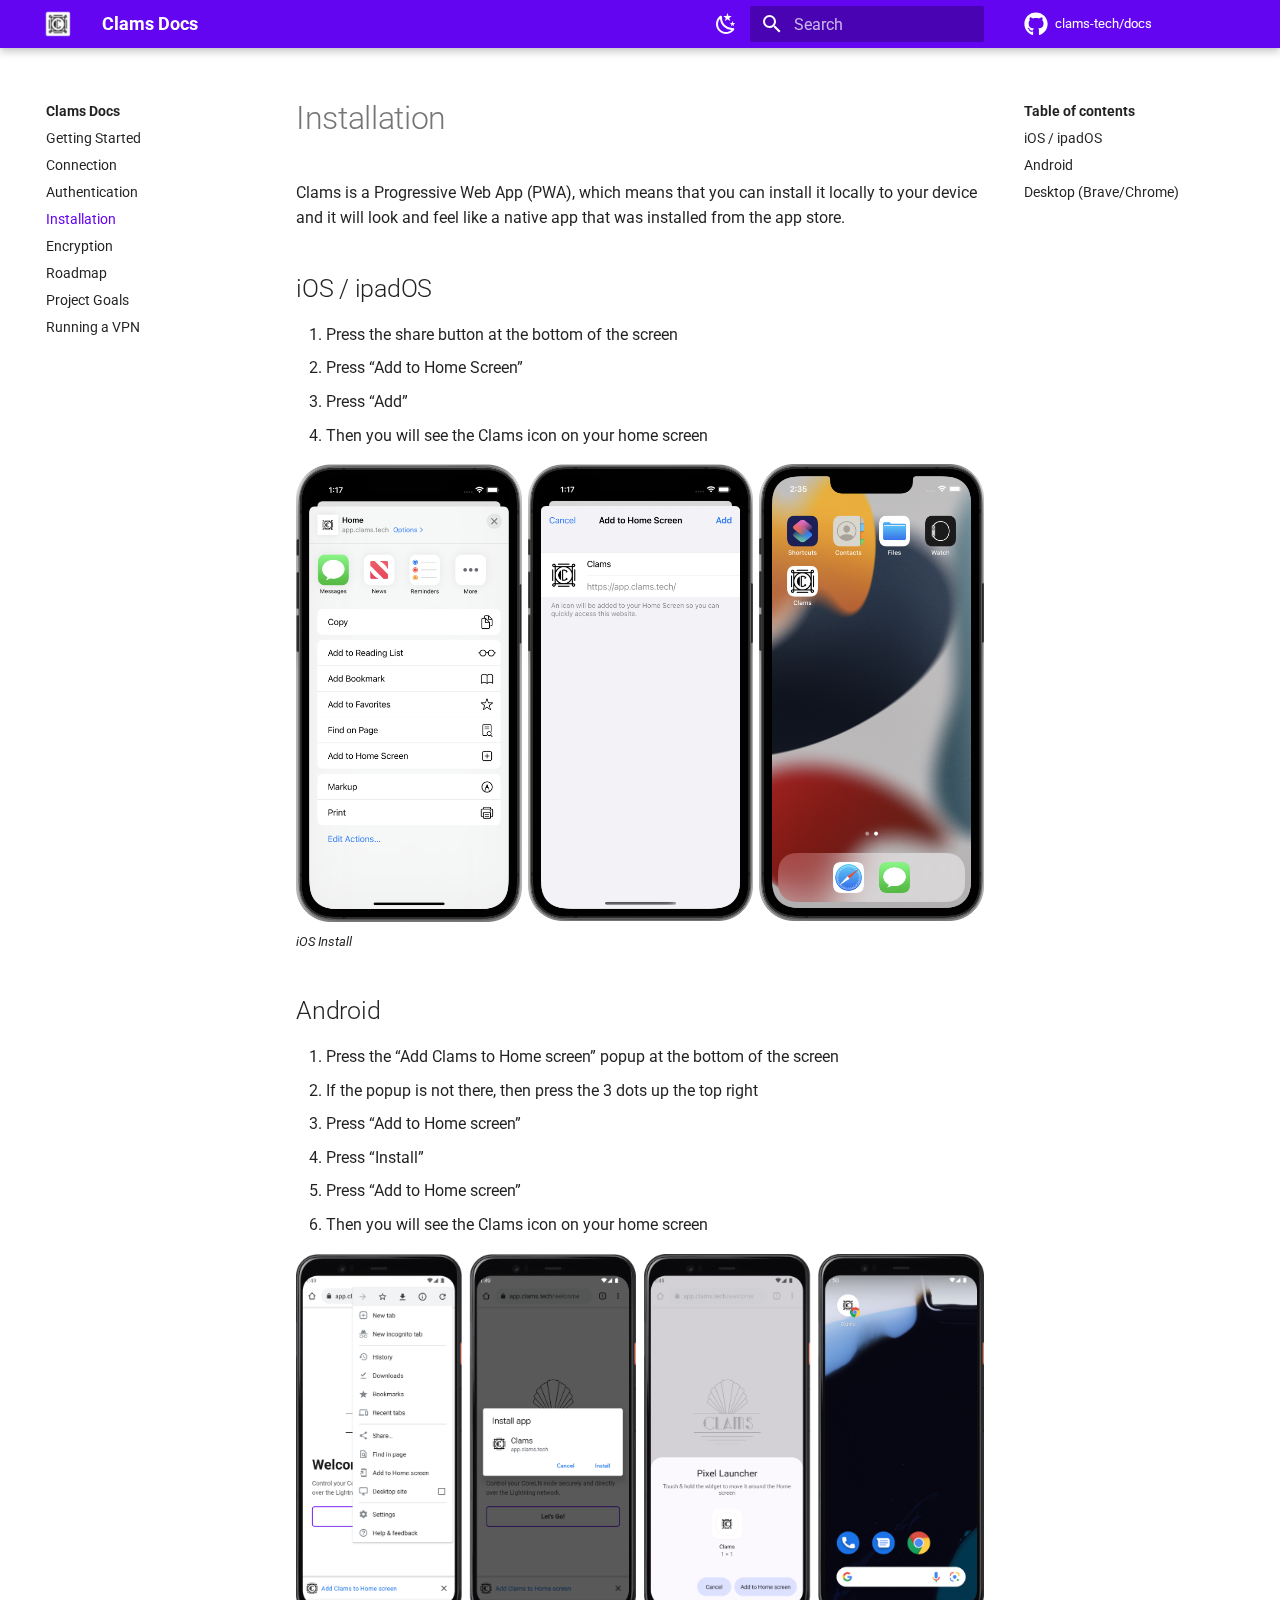
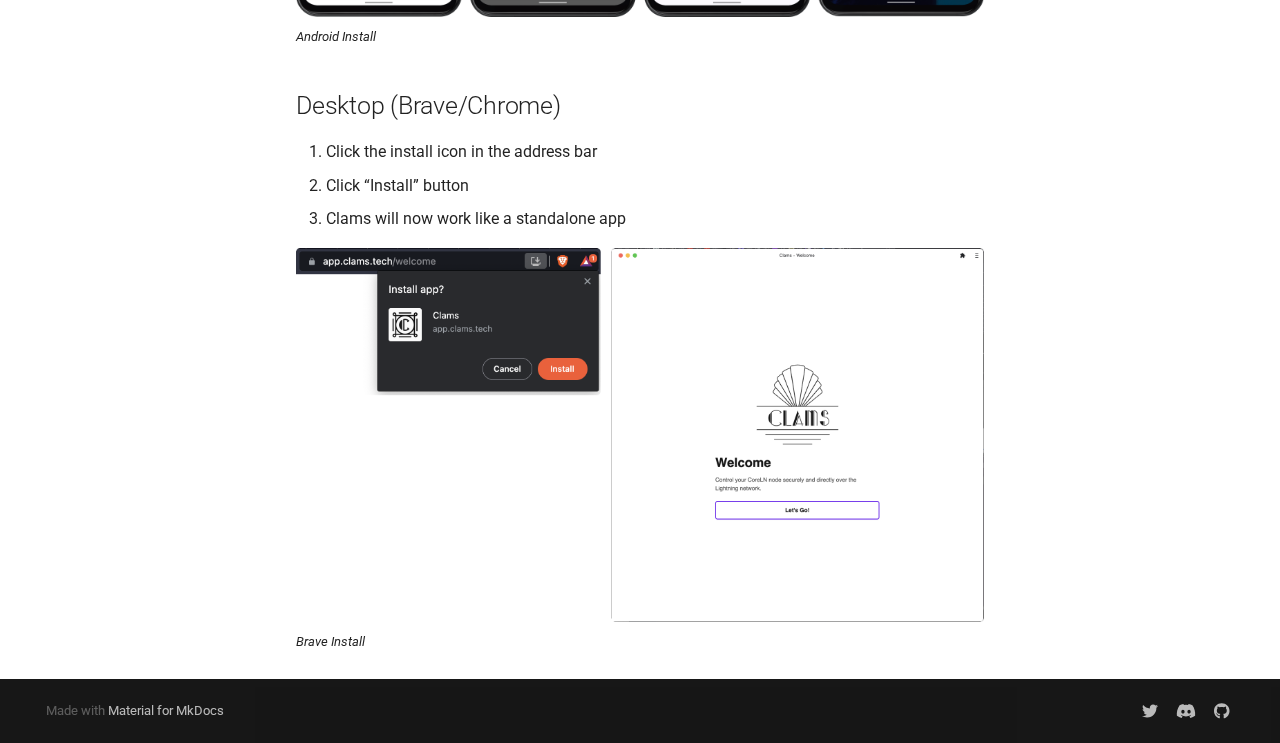
<file: installation/index.html>
<!doctype html>
<html lang="en" class="no-js">
  <head>
    
      <meta charset="utf-8">
      <meta name="viewport" content="width=device-width,initial-scale=1">
      
      
      
      
        <link rel="prev" href="../authentication/">
      
      
        <link rel="next" href="../encryption/">
      
      <link rel="icon" href="../assets/favicon.png">
      <meta name="generator" content="mkdocs-1.4.2, mkdocs-material-9.0.1">
    
    
      
        <title>Installation - Clams Docs</title>
      
    
    
      <link rel="stylesheet" href="../assets/stylesheets/main.3bd4f189.min.css">
      
        
        <link rel="stylesheet" href="../assets/stylesheets/palette.2505c338.min.css">
      
      
  
  
    
    
  
    
    
  
  
  <style>:root{--md-admonition-icon--info:url('data:image/svg+xml;charset=utf-8,<svg xmlns="http://www.w3.org/2000/svg" viewBox="0 0 16 16"><path fill-rule="evenodd" d="M8 1.5a6.5 6.5 0 1 0 0 13 6.5 6.5 0 0 0 0-13zM0 8a8 8 0 1 1 16 0A8 8 0 0 1 0 8zm6.5-.25A.75.75 0 0 1 7.25 7h1a.75.75 0 0 1 .75.75v2.75h.25a.75.75 0 0 1 0 1.5h-2a.75.75 0 0 1 0-1.5h.25v-2h-.25a.75.75 0 0 1-.75-.75zM8 6a1 1 0 1 0 0-2 1 1 0 0 0 0 2z"/></svg>');--md-admonition-icon--tip:url('data:image/svg+xml;charset=utf-8,<svg xmlns="http://www.w3.org/2000/svg" viewBox="0 0 16 16"><path fill-rule="evenodd" d="M3.499.75a.75.75 0 0 1 1.5 0v.996C5.9 2.903 6.793 3.65 7.662 4.376l.24.202c-.036-.694.055-1.422.426-2.163C9.1.873 10.794-.045 12.622.26 14.408.558 16 1.94 16 4.25c0 1.278-.954 2.575-2.44 2.734l.146.508.065.22c.203.701.412 1.455.476 2.226.142 1.707-.4 3.03-1.487 3.898C11.714 14.671 10.27 15 8.75 15h-6a.75.75 0 0 1 0-1.5h1.376a4.489 4.489 0 0 1-.563-1.191 3.833 3.833 0 0 1-.05-2.063 4.636 4.636 0 0 1-2.025-.293.75.75 0 1 1 .525-1.406c1.357.507 2.376-.006 2.698-.318l.009-.01a.748.748 0 0 1 1.06 0 .75.75 0 0 1-.012 1.074c-.912.92-.992 1.835-.768 2.586.221.74.745 1.337 1.196 1.621H8.75c1.343 0 2.398-.296 3.074-.836.635-.507 1.036-1.31.928-2.602-.05-.603-.216-1.224-.422-1.93l-.064-.221c-.12-.407-.246-.84-.353-1.29a2.404 2.404 0 0 1-.507-.441 3.063 3.063 0 0 1-.633-1.248.75.75 0 0 1 1.455-.364c.046.185.144.436.31.627.146.168.353.305.712.305.738 0 1.25-.615 1.25-1.25 0-1.47-.95-2.315-2.123-2.51-1.172-.196-2.227.387-2.706 1.345-.46.92-.27 1.774.019 3.062l.042.19a.753.753 0 0 1 .01.05c.348.443.666.949.94 1.553a.75.75 0 1 1-1.365.62c-.553-1.217-1.32-1.94-2.3-2.768a85.08 85.08 0 0 0-.317-.265c-.814-.68-1.75-1.462-2.692-2.619a3.74 3.74 0 0 0-1.023.88c-.406.495-.663 1.036-.722 1.508.116.122.306.21.591.239.388.038.797-.06 1.032-.19a.75.75 0 0 1 .728 1.31c-.515.287-1.23.439-1.906.373-.682-.067-1.473-.38-1.879-1.193L.75 5.677V5.5c0-.984.48-1.94 1.077-2.664.46-.559 1.05-1.055 1.673-1.353V.75z"/></svg>');}</style>


    
    
    
      
        
        
        <link rel="preconnect" href="https://fonts.gstatic.com" crossorigin>
        <link rel="stylesheet" href="https://fonts.googleapis.com/css?family=Roboto:300,300i,400,400i,700,700i%7CRoboto+Mono:400,400i,700,700i&display=fallback">
        <style>:root{--md-text-font:"Roboto";--md-code-font:"Roboto Mono"}</style>
      
    
    
      <link rel="stylesheet" href="../stylesheets/extra.css">
    
    <script>__md_scope=new URL("..",location),__md_hash=e=>[...e].reduce((e,_)=>(e<<5)-e+_.charCodeAt(0),0),__md_get=(e,_=localStorage,t=__md_scope)=>JSON.parse(_.getItem(t.pathname+"."+e)),__md_set=(e,_,t=localStorage,a=__md_scope)=>{try{t.setItem(a.pathname+"."+e,JSON.stringify(_))}catch(e){}}</script>
    
      

    
    
    
  </head>
  
  
    
    
      
    
    
    
    
    <body dir="ltr" data-md-color-scheme="clams" data-md-color-primary="" data-md-color-accent="">
  
    
    
      <script>var palette=__md_get("__palette");if(palette&&"object"==typeof palette.color)for(var key of Object.keys(palette.color))document.body.setAttribute("data-md-color-"+key,palette.color[key])</script>
    
    <input class="md-toggle" data-md-toggle="drawer" type="checkbox" id="__drawer" autocomplete="off">
    <input class="md-toggle" data-md-toggle="search" type="checkbox" id="__search" autocomplete="off">
    <label class="md-overlay" for="__drawer"></label>
    <div data-md-component="skip">
      
        
        <a href="#installation" class="md-skip">
          Skip to content
        </a>
      
    </div>
    <div data-md-component="announce">
      
    </div>
    
    
      

<header class="md-header" data-md-component="header">
  <nav class="md-header__inner md-grid" aria-label="Header">
    <a href=".." title="Clams Docs" class="md-header__button md-logo" aria-label="Clams Docs" data-md-component="logo">
      
  <img src="../assets/logo.png" alt="logo">

    </a>
    <label class="md-header__button md-icon" for="__drawer">
      <svg xmlns="http://www.w3.org/2000/svg" viewBox="0 0 24 24"><path d="M3 6h18v2H3V6m0 5h18v2H3v-2m0 5h18v2H3v-2Z"/></svg>
    </label>
    <div class="md-header__title" data-md-component="header-title">
      <div class="md-header__ellipsis">
        <div class="md-header__topic">
          <span class="md-ellipsis">
            Clams Docs
          </span>
        </div>
        <div class="md-header__topic" data-md-component="header-topic">
          <span class="md-ellipsis">
            
              Installation
            
          </span>
        </div>
      </div>
    </div>
    
      <form class="md-header__option" data-md-component="palette">
        
          
          <input class="md-option" data-md-color-media="(prefers-color-scheme: light)" data-md-color-scheme="clams" data-md-color-primary="" data-md-color-accent=""  aria-label="Switch to dark mode"  type="radio" name="__palette" id="__palette_1">
          
            <label class="md-header__button md-icon" title="Switch to dark mode" for="__palette_2" hidden>
              <svg xmlns="http://www.w3.org/2000/svg" viewBox="0 0 24 24"><path d="m17.75 4.09-2.53 1.94.91 3.06-2.63-1.81-2.63 1.81.91-3.06-2.53-1.94L12.44 4l1.06-3 1.06 3 3.19.09m3.5 6.91-1.64 1.25.59 1.98-1.7-1.17-1.7 1.17.59-1.98L15.75 11l2.06-.05L18.5 9l.69 1.95 2.06.05m-2.28 4.95c.83-.08 1.72 1.1 1.19 1.85-.32.45-.66.87-1.08 1.27C15.17 23 8.84 23 4.94 19.07c-3.91-3.9-3.91-10.24 0-14.14.4-.4.82-.76 1.27-1.08.75-.53 1.93.36 1.85 1.19-.27 2.86.69 5.83 2.89 8.02a9.96 9.96 0 0 0 8.02 2.89m-1.64 2.02a12.08 12.08 0 0 1-7.8-3.47c-2.17-2.19-3.33-5-3.49-7.82-2.81 3.14-2.7 7.96.31 10.98 3.02 3.01 7.84 3.12 10.98.31Z"/></svg>
            </label>
          
        
          
          <input class="md-option" data-md-color-media="(prefers-color-scheme: dark)" data-md-color-scheme="slate" data-md-color-primary="" data-md-color-accent=""  aria-label="Switch to light mode"  type="radio" name="__palette" id="__palette_2">
          
            <label class="md-header__button md-icon" title="Switch to light mode" for="__palette_1" hidden>
              <svg xmlns="http://www.w3.org/2000/svg" viewBox="0 0 24 24"><path d="M12 7a5 5 0 0 1 5 5 5 5 0 0 1-5 5 5 5 0 0 1-5-5 5 5 0 0 1 5-5m0 2a3 3 0 0 0-3 3 3 3 0 0 0 3 3 3 3 0 0 0 3-3 3 3 0 0 0-3-3m0-7 2.39 3.42C13.65 5.15 12.84 5 12 5c-.84 0-1.65.15-2.39.42L12 2M3.34 7l4.16-.35A7.2 7.2 0 0 0 5.94 8.5c-.44.74-.69 1.5-.83 2.29L3.34 7m.02 10 1.76-3.77a7.131 7.131 0 0 0 2.38 4.14L3.36 17M20.65 7l-1.77 3.79a7.023 7.023 0 0 0-2.38-4.15l4.15.36m-.01 10-4.14.36c.59-.51 1.12-1.14 1.54-1.86.42-.73.69-1.5.83-2.29L20.64 17M12 22l-2.41-3.44c.74.27 1.55.44 2.41.44.82 0 1.63-.17 2.37-.44L12 22Z"/></svg>
            </label>
          
        
      </form>
    
    
    
      <label class="md-header__button md-icon" for="__search">
        <svg xmlns="http://www.w3.org/2000/svg" viewBox="0 0 24 24"><path d="M9.5 3A6.5 6.5 0 0 1 16 9.5c0 1.61-.59 3.09-1.56 4.23l.27.27h.79l5 5-1.5 1.5-5-5v-.79l-.27-.27A6.516 6.516 0 0 1 9.5 16 6.5 6.5 0 0 1 3 9.5 6.5 6.5 0 0 1 9.5 3m0 2C7 5 5 7 5 9.5S7 14 9.5 14 14 12 14 9.5 12 5 9.5 5Z"/></svg>
      </label>
      <div class="md-search" data-md-component="search" role="dialog">
  <label class="md-search__overlay" for="__search"></label>
  <div class="md-search__inner" role="search">
    <form class="md-search__form" name="search">
      <input type="text" class="md-search__input" name="query" aria-label="Search" placeholder="Search" autocapitalize="off" autocorrect="off" autocomplete="off" spellcheck="false" data-md-component="search-query" required>
      <label class="md-search__icon md-icon" for="__search">
        <svg xmlns="http://www.w3.org/2000/svg" viewBox="0 0 24 24"><path d="M9.5 3A6.5 6.5 0 0 1 16 9.5c0 1.61-.59 3.09-1.56 4.23l.27.27h.79l5 5-1.5 1.5-5-5v-.79l-.27-.27A6.516 6.516 0 0 1 9.5 16 6.5 6.5 0 0 1 3 9.5 6.5 6.5 0 0 1 9.5 3m0 2C7 5 5 7 5 9.5S7 14 9.5 14 14 12 14 9.5 12 5 9.5 5Z"/></svg>
        <svg xmlns="http://www.w3.org/2000/svg" viewBox="0 0 24 24"><path d="M20 11v2H8l5.5 5.5-1.42 1.42L4.16 12l7.92-7.92L13.5 5.5 8 11h12Z"/></svg>
      </label>
      <nav class="md-search__options" aria-label="Search">
        
        <button type="reset" class="md-search__icon md-icon" title="Clear" aria-label="Clear" tabindex="-1">
          <svg xmlns="http://www.w3.org/2000/svg" viewBox="0 0 24 24"><path d="M19 6.41 17.59 5 12 10.59 6.41 5 5 6.41 10.59 12 5 17.59 6.41 19 12 13.41 17.59 19 19 17.59 13.41 12 19 6.41Z"/></svg>
        </button>
      </nav>
      
    </form>
    <div class="md-search__output">
      <div class="md-search__scrollwrap" data-md-scrollfix>
        <div class="md-search-result" data-md-component="search-result">
          <div class="md-search-result__meta">
            Initializing search
          </div>
          <ol class="md-search-result__list"></ol>
        </div>
      </div>
    </div>
  </div>
</div>
    
    
      <div class="md-header__source">
        <a href="https://github.com/clams-tech/docs" title="Go to repository" class="md-source" data-md-component="source">
  <div class="md-source__icon md-icon">
    
    <svg xmlns="http://www.w3.org/2000/svg" viewBox="0 0 496 512"><!--! Font Awesome Free 6.2.1 by @fontawesome - https://fontawesome.com License - https://fontawesome.com/license/free (Icons: CC BY 4.0, Fonts: SIL OFL 1.1, Code: MIT License) Copyright 2022 Fonticons, Inc.--><path d="M165.9 397.4c0 2-2.3 3.6-5.2 3.6-3.3.3-5.6-1.3-5.6-3.6 0-2 2.3-3.6 5.2-3.6 3-.3 5.6 1.3 5.6 3.6zm-31.1-4.5c-.7 2 1.3 4.3 4.3 4.9 2.6 1 5.6 0 6.2-2s-1.3-4.3-4.3-5.2c-2.6-.7-5.5.3-6.2 2.3zm44.2-1.7c-2.9.7-4.9 2.6-4.6 4.9.3 2 2.9 3.3 5.9 2.6 2.9-.7 4.9-2.6 4.6-4.6-.3-1.9-3-3.2-5.9-2.9zM244.8 8C106.1 8 0 113.3 0 252c0 110.9 69.8 205.8 169.5 239.2 12.8 2.3 17.3-5.6 17.3-12.1 0-6.2-.3-40.4-.3-61.4 0 0-70 15-84.7-29.8 0 0-11.4-29.1-27.8-36.6 0 0-22.9-15.7 1.6-15.4 0 0 24.9 2 38.6 25.8 21.9 38.6 58.6 27.5 72.9 20.9 2.3-16 8.8-27.1 16-33.7-55.9-6.2-112.3-14.3-112.3-110.5 0-27.5 7.6-41.3 23.6-58.9-2.6-6.5-11.1-33.3 2.6-67.9 20.9-6.5 69 27 69 27 20-5.6 41.5-8.5 62.8-8.5s42.8 2.9 62.8 8.5c0 0 48.1-33.6 69-27 13.7 34.7 5.2 61.4 2.6 67.9 16 17.7 25.8 31.5 25.8 58.9 0 96.5-58.9 104.2-114.8 110.5 9.2 7.9 17 22.9 17 46.4 0 33.7-.3 75.4-.3 83.6 0 6.5 4.6 14.4 17.3 12.1C428.2 457.8 496 362.9 496 252 496 113.3 383.5 8 244.8 8zM97.2 352.9c-1.3 1-1 3.3.7 5.2 1.6 1.6 3.9 2.3 5.2 1 1.3-1 1-3.3-.7-5.2-1.6-1.6-3.9-2.3-5.2-1zm-10.8-8.1c-.7 1.3.3 2.9 2.3 3.9 1.6 1 3.6.7 4.3-.7.7-1.3-.3-2.9-2.3-3.9-2-.6-3.6-.3-4.3.7zm32.4 35.6c-1.6 1.3-1 4.3 1.3 6.2 2.3 2.3 5.2 2.6 6.5 1 1.3-1.3.7-4.3-1.3-6.2-2.2-2.3-5.2-2.6-6.5-1zm-11.4-14.7c-1.6 1-1.6 3.6 0 5.9 1.6 2.3 4.3 3.3 5.6 2.3 1.6-1.3 1.6-3.9 0-6.2-1.4-2.3-4-3.3-5.6-2z"/></svg>
  </div>
  <div class="md-source__repository">
    clams-tech/docs
  </div>
</a>
      </div>
    
  </nav>
  
</header>
    
    <div class="md-container" data-md-component="container">
      
      
        
          
        
      
      <main class="md-main" data-md-component="main">
        <div class="md-main__inner md-grid">
          
            
              
              <div class="md-sidebar md-sidebar--primary" data-md-component="sidebar" data-md-type="navigation" >
                <div class="md-sidebar__scrollwrap">
                  <div class="md-sidebar__inner">
                    


<nav class="md-nav md-nav--primary" aria-label="Navigation" data-md-level="0">
  <label class="md-nav__title" for="__drawer">
    <a href=".." title="Clams Docs" class="md-nav__button md-logo" aria-label="Clams Docs" data-md-component="logo">
      
  <img src="../assets/logo.png" alt="logo">

    </a>
    Clams Docs
  </label>
  
    <div class="md-nav__source">
      <a href="https://github.com/clams-tech/docs" title="Go to repository" class="md-source" data-md-component="source">
  <div class="md-source__icon md-icon">
    
    <svg xmlns="http://www.w3.org/2000/svg" viewBox="0 0 496 512"><!--! Font Awesome Free 6.2.1 by @fontawesome - https://fontawesome.com License - https://fontawesome.com/license/free (Icons: CC BY 4.0, Fonts: SIL OFL 1.1, Code: MIT License) Copyright 2022 Fonticons, Inc.--><path d="M165.9 397.4c0 2-2.3 3.6-5.2 3.6-3.3.3-5.6-1.3-5.6-3.6 0-2 2.3-3.6 5.2-3.6 3-.3 5.6 1.3 5.6 3.6zm-31.1-4.5c-.7 2 1.3 4.3 4.3 4.9 2.6 1 5.6 0 6.2-2s-1.3-4.3-4.3-5.2c-2.6-.7-5.5.3-6.2 2.3zm44.2-1.7c-2.9.7-4.9 2.6-4.6 4.9.3 2 2.9 3.3 5.9 2.6 2.9-.7 4.9-2.6 4.6-4.6-.3-1.9-3-3.2-5.9-2.9zM244.8 8C106.1 8 0 113.3 0 252c0 110.9 69.8 205.8 169.5 239.2 12.8 2.3 17.3-5.6 17.3-12.1 0-6.2-.3-40.4-.3-61.4 0 0-70 15-84.7-29.8 0 0-11.4-29.1-27.8-36.6 0 0-22.9-15.7 1.6-15.4 0 0 24.9 2 38.6 25.8 21.9 38.6 58.6 27.5 72.9 20.9 2.3-16 8.8-27.1 16-33.7-55.9-6.2-112.3-14.3-112.3-110.5 0-27.5 7.6-41.3 23.6-58.9-2.6-6.5-11.1-33.3 2.6-67.9 20.9-6.5 69 27 69 27 20-5.6 41.5-8.5 62.8-8.5s42.8 2.9 62.8 8.5c0 0 48.1-33.6 69-27 13.7 34.7 5.2 61.4 2.6 67.9 16 17.7 25.8 31.5 25.8 58.9 0 96.5-58.9 104.2-114.8 110.5 9.2 7.9 17 22.9 17 46.4 0 33.7-.3 75.4-.3 83.6 0 6.5 4.6 14.4 17.3 12.1C428.2 457.8 496 362.9 496 252 496 113.3 383.5 8 244.8 8zM97.2 352.9c-1.3 1-1 3.3.7 5.2 1.6 1.6 3.9 2.3 5.2 1 1.3-1 1-3.3-.7-5.2-1.6-1.6-3.9-2.3-5.2-1zm-10.8-8.1c-.7 1.3.3 2.9 2.3 3.9 1.6 1 3.6.7 4.3-.7.7-1.3-.3-2.9-2.3-3.9-2-.6-3.6-.3-4.3.7zm32.4 35.6c-1.6 1.3-1 4.3 1.3 6.2 2.3 2.3 5.2 2.6 6.5 1 1.3-1.3.7-4.3-1.3-6.2-2.2-2.3-5.2-2.6-6.5-1zm-11.4-14.7c-1.6 1-1.6 3.6 0 5.9 1.6 2.3 4.3 3.3 5.6 2.3 1.6-1.3 1.6-3.9 0-6.2-1.4-2.3-4-3.3-5.6-2z"/></svg>
  </div>
  <div class="md-source__repository">
    clams-tech/docs
  </div>
</a>
    </div>
  
  <ul class="md-nav__list" data-md-scrollfix>
    
      
      
      

  
  
  
    <li class="md-nav__item">
      <a href=".." class="md-nav__link">
        Getting Started
      </a>
    </li>
  

    
      
      
      

  
  
  
    <li class="md-nav__item">
      <a href="../connection/" class="md-nav__link">
        Connection
      </a>
    </li>
  

    
      
      
      

  
  
  
    <li class="md-nav__item">
      <a href="../authentication/" class="md-nav__link">
        Authentication
      </a>
    </li>
  

    
      
      
      

  
  
    
  
  
    <li class="md-nav__item md-nav__item--active">
      
      <input class="md-nav__toggle md-toggle" data-md-toggle="toc" type="checkbox" id="__toc">
      
      
        
      
      
        <label class="md-nav__link md-nav__link--active" for="__toc">
          Installation
          <span class="md-nav__icon md-icon"></span>
        </label>
      
      <a href="./" class="md-nav__link md-nav__link--active">
        Installation
      </a>
      
        

<nav class="md-nav md-nav--secondary" aria-label="Table of contents">
  
  
  
    
  
  
    <label class="md-nav__title" for="__toc">
      <span class="md-nav__icon md-icon"></span>
      Table of contents
    </label>
    <ul class="md-nav__list" data-md-component="toc" data-md-scrollfix>
      
        <li class="md-nav__item">
  <a href="#ios-ipados" class="md-nav__link">
    iOS / ipadOS
  </a>
  
</li>
      
        <li class="md-nav__item">
  <a href="#android" class="md-nav__link">
    Android
  </a>
  
</li>
      
        <li class="md-nav__item">
  <a href="#desktop-bravechrome" class="md-nav__link">
    Desktop (Brave/Chrome)
  </a>
  
</li>
      
    </ul>
  
</nav>
      
    </li>
  

    
      
      
      

  
  
  
    <li class="md-nav__item">
      <a href="../encryption/" class="md-nav__link">
        Encryption
      </a>
    </li>
  

    
      
      
      

  
  
  
    <li class="md-nav__item">
      <a href="../roadmap/" class="md-nav__link">
        Roadmap
      </a>
    </li>
  

    
      
      
      

  
  
  
    <li class="md-nav__item">
      <a href="../project-goals/" class="md-nav__link">
        Project Goals
      </a>
    </li>
  

    
      
      
      

  
  
  
    <li class="md-nav__item">
      <a href="../running-a-vpn/" class="md-nav__link">
        Running a VPN
      </a>
    </li>
  

    
  </ul>
</nav>
                  </div>
                </div>
              </div>
            
            
              
              <div class="md-sidebar md-sidebar--secondary" data-md-component="sidebar" data-md-type="toc" >
                <div class="md-sidebar__scrollwrap">
                  <div class="md-sidebar__inner">
                    

<nav class="md-nav md-nav--secondary" aria-label="Table of contents">
  
  
  
    
  
  
    <label class="md-nav__title" for="__toc">
      <span class="md-nav__icon md-icon"></span>
      Table of contents
    </label>
    <ul class="md-nav__list" data-md-component="toc" data-md-scrollfix>
      
        <li class="md-nav__item">
  <a href="#ios-ipados" class="md-nav__link">
    iOS / ipadOS
  </a>
  
</li>
      
        <li class="md-nav__item">
  <a href="#android" class="md-nav__link">
    Android
  </a>
  
</li>
      
        <li class="md-nav__item">
  <a href="#desktop-bravechrome" class="md-nav__link">
    Desktop (Brave/Chrome)
  </a>
  
</li>
      
    </ul>
  
</nav>
                  </div>
                </div>
              </div>
            
          
          
            <div class="md-content" data-md-component="content">
              <article class="md-content__inner md-typeset">
                
                  

  
  



<h1 id="installation">Installation</h1>
<p>Clams is a Progressive Web App (PWA), which means that you can install it locally to your device and it will look and feel like a native app that was installed from the app store.</p>
<h2 id="ios-ipados">iOS / ipadOS</h2>
<ol>
<li>Press the share button at the bottom of the screen</li>
<li>Press “Add to Home Screen”</li>
<li>Press “Add”</li>
<li>Then you will see the Clams icon on your home screen</li>
</ol>
<p><img alt="iOS install" src="../assets/installation-ios.png"></p>
<figcaption style='font-size: small; margin: -1em 0 2em 0;'>iOS Install</figcaption>

<h2 id="android">Android</h2>
<ol>
<li>Press the “Add Clams to Home screen” popup at the bottom of the screen</li>
<li>If the popup is not there, then press the 3 dots up the top right</li>
<li>Press “Add to Home screen”</li>
<li>Press “Install”</li>
<li>Press “Add to Home screen”</li>
<li>Then you will see the Clams icon on your home screen</li>
</ol>
<p><img alt="Android install" src="../assets/installation-android.png"></p>
<figcaption style='font-size: small; margin: -1em 0 2em 0;'>Android Install</figcaption>

<h2 id="desktop-bravechrome">Desktop (Brave/Chrome)</h2>
<ol>
<li>Click the install icon in the address bar</li>
<li>Click “Install” button</li>
<li>Clams will now work like a standalone app</li>
</ol>
<p><img alt="Brave install" src="../assets/installation-brave.png"></p>
<figcaption style='font-size: small; margin: -1em 0 2em 0;'>Brave Install</figcaption>





                
              </article>
            </div>
          
          
        </div>
        
      </main>
      
        <footer class="md-footer">
  
  <div class="md-footer-meta md-typeset">
    <div class="md-footer-meta__inner md-grid">
      <div class="md-copyright">
  
  
    Made with
    <a href="https://squidfunk.github.io/mkdocs-material/" target="_blank" rel="noopener">
      Material for MkDocs
    </a>
  
</div>
      
        <div class="md-social">
  
    
    
      
      
    
    <a href="https://twitter.com/clamstech" target="_blank" rel="noopener" title="twitter.com" class="md-social__link">
      <svg xmlns="http://www.w3.org/2000/svg" viewBox="0 0 512 512"><!--! Font Awesome Free 6.2.1 by @fontawesome - https://fontawesome.com License - https://fontawesome.com/license/free (Icons: CC BY 4.0, Fonts: SIL OFL 1.1, Code: MIT License) Copyright 2022 Fonticons, Inc.--><path d="M459.37 151.716c.325 4.548.325 9.097.325 13.645 0 138.72-105.583 298.558-298.558 298.558-59.452 0-114.68-17.219-161.137-47.106 8.447.974 16.568 1.299 25.34 1.299 49.055 0 94.213-16.568 130.274-44.832-46.132-.975-84.792-31.188-98.112-72.772 6.498.974 12.995 1.624 19.818 1.624 9.421 0 18.843-1.3 27.614-3.573-48.081-9.747-84.143-51.98-84.143-102.985v-1.299c13.969 7.797 30.214 12.67 47.431 13.319-28.264-18.843-46.781-51.005-46.781-87.391 0-19.492 5.197-37.36 14.294-52.954 51.655 63.675 129.3 105.258 216.365 109.807-1.624-7.797-2.599-15.918-2.599-24.04 0-57.828 46.782-104.934 104.934-104.934 30.213 0 57.502 12.67 76.67 33.137 23.715-4.548 46.456-13.32 66.599-25.34-7.798 24.366-24.366 44.833-46.132 57.827 21.117-2.273 41.584-8.122 60.426-16.243-14.292 20.791-32.161 39.308-52.628 54.253z"/></svg>
    </a>
  
    
    
      
      
    
    <a href="https://discord.gg/F2SK8QGW" target="_blank" rel="noopener" title="discord.gg" class="md-social__link">
      <svg xmlns="http://www.w3.org/2000/svg" viewBox="0 0 640 512"><!--! Font Awesome Free 6.2.1 by @fontawesome - https://fontawesome.com License - https://fontawesome.com/license/free (Icons: CC BY 4.0, Fonts: SIL OFL 1.1, Code: MIT License) Copyright 2022 Fonticons, Inc.--><path d="M524.531 69.836a1.5 1.5 0 0 0-.764-.7A485.065 485.065 0 0 0 404.081 32.03a1.816 1.816 0 0 0-1.923.91 337.461 337.461 0 0 0-14.9 30.6 447.848 447.848 0 0 0-134.426 0 309.541 309.541 0 0 0-15.135-30.6 1.89 1.89 0 0 0-1.924-.91 483.689 483.689 0 0 0-119.688 37.107 1.712 1.712 0 0 0-.788.676C39.068 183.651 18.186 294.69 28.43 404.354a2.016 2.016 0 0 0 .765 1.375 487.666 487.666 0 0 0 146.825 74.189 1.9 1.9 0 0 0 2.063-.676A348.2 348.2 0 0 0 208.12 430.4a1.86 1.86 0 0 0-1.019-2.588 321.173 321.173 0 0 1-45.868-21.853 1.885 1.885 0 0 1-.185-3.126 251.047 251.047 0 0 0 9.109-7.137 1.819 1.819 0 0 1 1.9-.256c96.229 43.917 200.41 43.917 295.5 0a1.812 1.812 0 0 1 1.924.233 234.533 234.533 0 0 0 9.132 7.16 1.884 1.884 0 0 1-.162 3.126 301.407 301.407 0 0 1-45.89 21.83 1.875 1.875 0 0 0-1 2.611 391.055 391.055 0 0 0 30.014 48.815 1.864 1.864 0 0 0 2.063.7A486.048 486.048 0 0 0 610.7 405.729a1.882 1.882 0 0 0 .765-1.352c12.264-126.783-20.532-236.912-86.934-334.541ZM222.491 337.58c-28.972 0-52.844-26.587-52.844-59.239s23.409-59.241 52.844-59.241c29.665 0 53.306 26.82 52.843 59.239 0 32.654-23.41 59.241-52.843 59.241Zm195.38 0c-28.971 0-52.843-26.587-52.843-59.239s23.409-59.241 52.843-59.241c29.667 0 53.307 26.82 52.844 59.239 0 32.654-23.177 59.241-52.844 59.241Z"/></svg>
    </a>
  
    
    
      
      
    
    <a href="https://github.com/clams-tech" target="_blank" rel="noopener" title="github.com" class="md-social__link">
      <svg xmlns="http://www.w3.org/2000/svg" viewBox="0 0 496 512"><!--! Font Awesome Free 6.2.1 by @fontawesome - https://fontawesome.com License - https://fontawesome.com/license/free (Icons: CC BY 4.0, Fonts: SIL OFL 1.1, Code: MIT License) Copyright 2022 Fonticons, Inc.--><path d="M165.9 397.4c0 2-2.3 3.6-5.2 3.6-3.3.3-5.6-1.3-5.6-3.6 0-2 2.3-3.6 5.2-3.6 3-.3 5.6 1.3 5.6 3.6zm-31.1-4.5c-.7 2 1.3 4.3 4.3 4.9 2.6 1 5.6 0 6.2-2s-1.3-4.3-4.3-5.2c-2.6-.7-5.5.3-6.2 2.3zm44.2-1.7c-2.9.7-4.9 2.6-4.6 4.9.3 2 2.9 3.3 5.9 2.6 2.9-.7 4.9-2.6 4.6-4.6-.3-1.9-3-3.2-5.9-2.9zM244.8 8C106.1 8 0 113.3 0 252c0 110.9 69.8 205.8 169.5 239.2 12.8 2.3 17.3-5.6 17.3-12.1 0-6.2-.3-40.4-.3-61.4 0 0-70 15-84.7-29.8 0 0-11.4-29.1-27.8-36.6 0 0-22.9-15.7 1.6-15.4 0 0 24.9 2 38.6 25.8 21.9 38.6 58.6 27.5 72.9 20.9 2.3-16 8.8-27.1 16-33.7-55.9-6.2-112.3-14.3-112.3-110.5 0-27.5 7.6-41.3 23.6-58.9-2.6-6.5-11.1-33.3 2.6-67.9 20.9-6.5 69 27 69 27 20-5.6 41.5-8.5 62.8-8.5s42.8 2.9 62.8 8.5c0 0 48.1-33.6 69-27 13.7 34.7 5.2 61.4 2.6 67.9 16 17.7 25.8 31.5 25.8 58.9 0 96.5-58.9 104.2-114.8 110.5 9.2 7.9 17 22.9 17 46.4 0 33.7-.3 75.4-.3 83.6 0 6.5 4.6 14.4 17.3 12.1C428.2 457.8 496 362.9 496 252 496 113.3 383.5 8 244.8 8zM97.2 352.9c-1.3 1-1 3.3.7 5.2 1.6 1.6 3.9 2.3 5.2 1 1.3-1 1-3.3-.7-5.2-1.6-1.6-3.9-2.3-5.2-1zm-10.8-8.1c-.7 1.3.3 2.9 2.3 3.9 1.6 1 3.6.7 4.3-.7.7-1.3-.3-2.9-2.3-3.9-2-.6-3.6-.3-4.3.7zm32.4 35.6c-1.6 1.3-1 4.3 1.3 6.2 2.3 2.3 5.2 2.6 6.5 1 1.3-1.3.7-4.3-1.3-6.2-2.2-2.3-5.2-2.6-6.5-1zm-11.4-14.7c-1.6 1-1.6 3.6 0 5.9 1.6 2.3 4.3 3.3 5.6 2.3 1.6-1.3 1.6-3.9 0-6.2-1.4-2.3-4-3.3-5.6-2z"/></svg>
    </a>
  
</div>
      
    </div>
  </div>
</footer>
      
    </div>
    <div class="md-dialog" data-md-component="dialog">
      <div class="md-dialog__inner md-typeset"></div>
    </div>
    
    <script id="__config" type="application/json">{"base": "..", "features": ["navigation.instant", "navigation.tracking"], "search": "../assets/javascripts/workers/search.12658920.min.js", "translations": {"clipboard.copied": "Copied to clipboard", "clipboard.copy": "Copy to clipboard", "search.result.more.one": "1 more on this page", "search.result.more.other": "# more on this page", "search.result.none": "No matching documents", "search.result.one": "1 matching document", "search.result.other": "# matching documents", "search.result.placeholder": "Type to start searching", "search.result.term.missing": "Missing", "select.version": "Select version"}}</script>
    
    
      <script src="../assets/javascripts/bundle.5cf534bf.min.js"></script>
      
    
  </body>
</html>
</file>
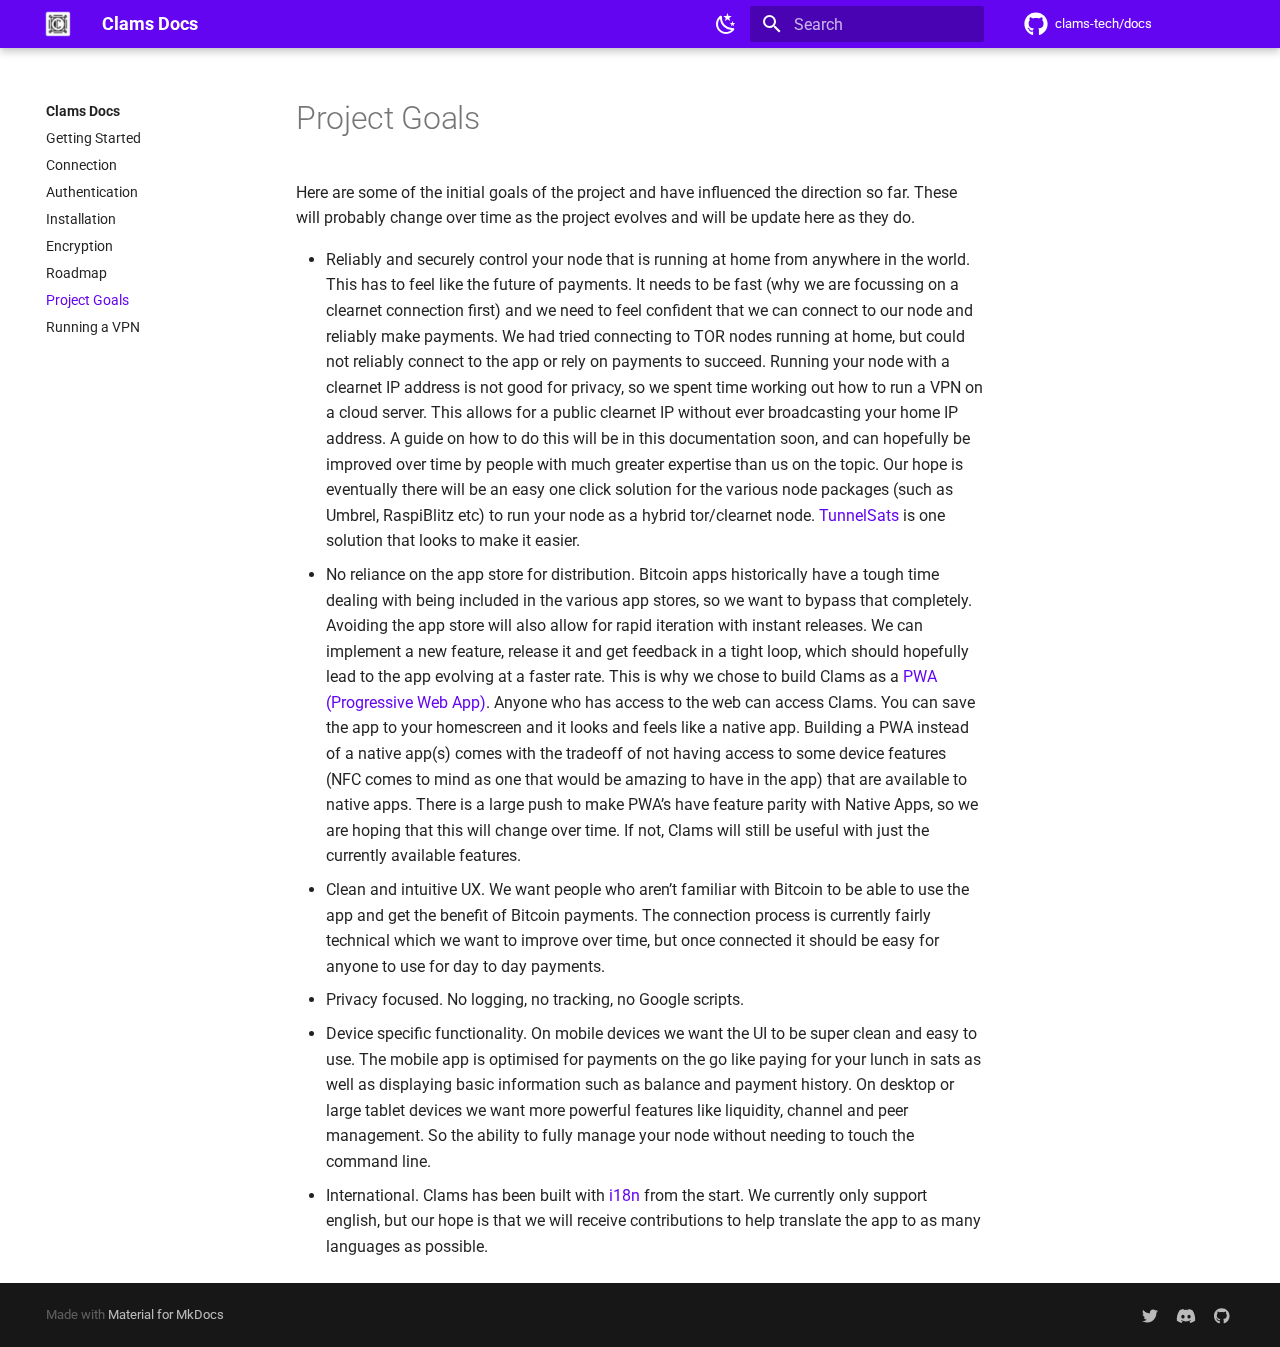
<file: project-goals/index.html>
<!doctype html>
<html lang="en" class="no-js">
  <head>
    
      <meta charset="utf-8">
      <meta name="viewport" content="width=device-width,initial-scale=1">
      
      
      
      
        <link rel="prev" href="../roadmap/">
      
      
        <link rel="next" href="../running-a-vpn/">
      
      <link rel="icon" href="../assets/favicon.png">
      <meta name="generator" content="mkdocs-1.4.2, mkdocs-material-9.0.1">
    
    
      
        <title>Project Goals - Clams Docs</title>
      
    
    
      <link rel="stylesheet" href="../assets/stylesheets/main.3bd4f189.min.css">
      
        
        <link rel="stylesheet" href="../assets/stylesheets/palette.2505c338.min.css">
      
      
  
  
    
    
  
    
    
  
  
  <style>:root{--md-admonition-icon--info:url('data:image/svg+xml;charset=utf-8,<svg xmlns="http://www.w3.org/2000/svg" viewBox="0 0 16 16"><path fill-rule="evenodd" d="M8 1.5a6.5 6.5 0 1 0 0 13 6.5 6.5 0 0 0 0-13zM0 8a8 8 0 1 1 16 0A8 8 0 0 1 0 8zm6.5-.25A.75.75 0 0 1 7.25 7h1a.75.75 0 0 1 .75.75v2.75h.25a.75.75 0 0 1 0 1.5h-2a.75.75 0 0 1 0-1.5h.25v-2h-.25a.75.75 0 0 1-.75-.75zM8 6a1 1 0 1 0 0-2 1 1 0 0 0 0 2z"/></svg>');--md-admonition-icon--tip:url('data:image/svg+xml;charset=utf-8,<svg xmlns="http://www.w3.org/2000/svg" viewBox="0 0 16 16"><path fill-rule="evenodd" d="M3.499.75a.75.75 0 0 1 1.5 0v.996C5.9 2.903 6.793 3.65 7.662 4.376l.24.202c-.036-.694.055-1.422.426-2.163C9.1.873 10.794-.045 12.622.26 14.408.558 16 1.94 16 4.25c0 1.278-.954 2.575-2.44 2.734l.146.508.065.22c.203.701.412 1.455.476 2.226.142 1.707-.4 3.03-1.487 3.898C11.714 14.671 10.27 15 8.75 15h-6a.75.75 0 0 1 0-1.5h1.376a4.489 4.489 0 0 1-.563-1.191 3.833 3.833 0 0 1-.05-2.063 4.636 4.636 0 0 1-2.025-.293.75.75 0 1 1 .525-1.406c1.357.507 2.376-.006 2.698-.318l.009-.01a.748.748 0 0 1 1.06 0 .75.75 0 0 1-.012 1.074c-.912.92-.992 1.835-.768 2.586.221.74.745 1.337 1.196 1.621H8.75c1.343 0 2.398-.296 3.074-.836.635-.507 1.036-1.31.928-2.602-.05-.603-.216-1.224-.422-1.93l-.064-.221c-.12-.407-.246-.84-.353-1.29a2.404 2.404 0 0 1-.507-.441 3.063 3.063 0 0 1-.633-1.248.75.75 0 0 1 1.455-.364c.046.185.144.436.31.627.146.168.353.305.712.305.738 0 1.25-.615 1.25-1.25 0-1.47-.95-2.315-2.123-2.51-1.172-.196-2.227.387-2.706 1.345-.46.92-.27 1.774.019 3.062l.042.19a.753.753 0 0 1 .01.05c.348.443.666.949.94 1.553a.75.75 0 1 1-1.365.62c-.553-1.217-1.32-1.94-2.3-2.768a85.08 85.08 0 0 0-.317-.265c-.814-.68-1.75-1.462-2.692-2.619a3.74 3.74 0 0 0-1.023.88c-.406.495-.663 1.036-.722 1.508.116.122.306.21.591.239.388.038.797-.06 1.032-.19a.75.75 0 0 1 .728 1.31c-.515.287-1.23.439-1.906.373-.682-.067-1.473-.38-1.879-1.193L.75 5.677V5.5c0-.984.48-1.94 1.077-2.664.46-.559 1.05-1.055 1.673-1.353V.75z"/></svg>');}</style>


    
    
    
      
        
        
        <link rel="preconnect" href="https://fonts.gstatic.com" crossorigin>
        <link rel="stylesheet" href="https://fonts.googleapis.com/css?family=Roboto:300,300i,400,400i,700,700i%7CRoboto+Mono:400,400i,700,700i&display=fallback">
        <style>:root{--md-text-font:"Roboto";--md-code-font:"Roboto Mono"}</style>
      
    
    
      <link rel="stylesheet" href="../stylesheets/extra.css">
    
    <script>__md_scope=new URL("..",location),__md_hash=e=>[...e].reduce((e,_)=>(e<<5)-e+_.charCodeAt(0),0),__md_get=(e,_=localStorage,t=__md_scope)=>JSON.parse(_.getItem(t.pathname+"."+e)),__md_set=(e,_,t=localStorage,a=__md_scope)=>{try{t.setItem(a.pathname+"."+e,JSON.stringify(_))}catch(e){}}</script>
    
      

    
    
    
  </head>
  
  
    
    
      
    
    
    
    
    <body dir="ltr" data-md-color-scheme="clams" data-md-color-primary="" data-md-color-accent="">
  
    
    
      <script>var palette=__md_get("__palette");if(palette&&"object"==typeof palette.color)for(var key of Object.keys(palette.color))document.body.setAttribute("data-md-color-"+key,palette.color[key])</script>
    
    <input class="md-toggle" data-md-toggle="drawer" type="checkbox" id="__drawer" autocomplete="off">
    <input class="md-toggle" data-md-toggle="search" type="checkbox" id="__search" autocomplete="off">
    <label class="md-overlay" for="__drawer"></label>
    <div data-md-component="skip">
      
        
        <a href="#project-goals" class="md-skip">
          Skip to content
        </a>
      
    </div>
    <div data-md-component="announce">
      
    </div>
    
    
      

<header class="md-header" data-md-component="header">
  <nav class="md-header__inner md-grid" aria-label="Header">
    <a href=".." title="Clams Docs" class="md-header__button md-logo" aria-label="Clams Docs" data-md-component="logo">
      
  <img src="../assets/logo.png" alt="logo">

    </a>
    <label class="md-header__button md-icon" for="__drawer">
      <svg xmlns="http://www.w3.org/2000/svg" viewBox="0 0 24 24"><path d="M3 6h18v2H3V6m0 5h18v2H3v-2m0 5h18v2H3v-2Z"/></svg>
    </label>
    <div class="md-header__title" data-md-component="header-title">
      <div class="md-header__ellipsis">
        <div class="md-header__topic">
          <span class="md-ellipsis">
            Clams Docs
          </span>
        </div>
        <div class="md-header__topic" data-md-component="header-topic">
          <span class="md-ellipsis">
            
              Project Goals
            
          </span>
        </div>
      </div>
    </div>
    
      <form class="md-header__option" data-md-component="palette">
        
          
          <input class="md-option" data-md-color-media="(prefers-color-scheme: light)" data-md-color-scheme="clams" data-md-color-primary="" data-md-color-accent=""  aria-label="Switch to dark mode"  type="radio" name="__palette" id="__palette_1">
          
            <label class="md-header__button md-icon" title="Switch to dark mode" for="__palette_2" hidden>
              <svg xmlns="http://www.w3.org/2000/svg" viewBox="0 0 24 24"><path d="m17.75 4.09-2.53 1.94.91 3.06-2.63-1.81-2.63 1.81.91-3.06-2.53-1.94L12.44 4l1.06-3 1.06 3 3.19.09m3.5 6.91-1.64 1.25.59 1.98-1.7-1.17-1.7 1.17.59-1.98L15.75 11l2.06-.05L18.5 9l.69 1.95 2.06.05m-2.28 4.95c.83-.08 1.72 1.1 1.19 1.85-.32.45-.66.87-1.08 1.27C15.17 23 8.84 23 4.94 19.07c-3.91-3.9-3.91-10.24 0-14.14.4-.4.82-.76 1.27-1.08.75-.53 1.93.36 1.85 1.19-.27 2.86.69 5.83 2.89 8.02a9.96 9.96 0 0 0 8.02 2.89m-1.64 2.02a12.08 12.08 0 0 1-7.8-3.47c-2.17-2.19-3.33-5-3.49-7.82-2.81 3.14-2.7 7.96.31 10.98 3.02 3.01 7.84 3.12 10.98.31Z"/></svg>
            </label>
          
        
          
          <input class="md-option" data-md-color-media="(prefers-color-scheme: dark)" data-md-color-scheme="slate" data-md-color-primary="" data-md-color-accent=""  aria-label="Switch to light mode"  type="radio" name="__palette" id="__palette_2">
          
            <label class="md-header__button md-icon" title="Switch to light mode" for="__palette_1" hidden>
              <svg xmlns="http://www.w3.org/2000/svg" viewBox="0 0 24 24"><path d="M12 7a5 5 0 0 1 5 5 5 5 0 0 1-5 5 5 5 0 0 1-5-5 5 5 0 0 1 5-5m0 2a3 3 0 0 0-3 3 3 3 0 0 0 3 3 3 3 0 0 0 3-3 3 3 0 0 0-3-3m0-7 2.39 3.42C13.65 5.15 12.84 5 12 5c-.84 0-1.65.15-2.39.42L12 2M3.34 7l4.16-.35A7.2 7.2 0 0 0 5.94 8.5c-.44.74-.69 1.5-.83 2.29L3.34 7m.02 10 1.76-3.77a7.131 7.131 0 0 0 2.38 4.14L3.36 17M20.65 7l-1.77 3.79a7.023 7.023 0 0 0-2.38-4.15l4.15.36m-.01 10-4.14.36c.59-.51 1.12-1.14 1.54-1.86.42-.73.69-1.5.83-2.29L20.64 17M12 22l-2.41-3.44c.74.27 1.55.44 2.41.44.82 0 1.63-.17 2.37-.44L12 22Z"/></svg>
            </label>
          
        
      </form>
    
    
    
      <label class="md-header__button md-icon" for="__search">
        <svg xmlns="http://www.w3.org/2000/svg" viewBox="0 0 24 24"><path d="M9.5 3A6.5 6.5 0 0 1 16 9.5c0 1.61-.59 3.09-1.56 4.23l.27.27h.79l5 5-1.5 1.5-5-5v-.79l-.27-.27A6.516 6.516 0 0 1 9.5 16 6.5 6.5 0 0 1 3 9.5 6.5 6.5 0 0 1 9.5 3m0 2C7 5 5 7 5 9.5S7 14 9.5 14 14 12 14 9.5 12 5 9.5 5Z"/></svg>
      </label>
      <div class="md-search" data-md-component="search" role="dialog">
  <label class="md-search__overlay" for="__search"></label>
  <div class="md-search__inner" role="search">
    <form class="md-search__form" name="search">
      <input type="text" class="md-search__input" name="query" aria-label="Search" placeholder="Search" autocapitalize="off" autocorrect="off" autocomplete="off" spellcheck="false" data-md-component="search-query" required>
      <label class="md-search__icon md-icon" for="__search">
        <svg xmlns="http://www.w3.org/2000/svg" viewBox="0 0 24 24"><path d="M9.5 3A6.5 6.5 0 0 1 16 9.5c0 1.61-.59 3.09-1.56 4.23l.27.27h.79l5 5-1.5 1.5-5-5v-.79l-.27-.27A6.516 6.516 0 0 1 9.5 16 6.5 6.5 0 0 1 3 9.5 6.5 6.5 0 0 1 9.5 3m0 2C7 5 5 7 5 9.5S7 14 9.5 14 14 12 14 9.5 12 5 9.5 5Z"/></svg>
        <svg xmlns="http://www.w3.org/2000/svg" viewBox="0 0 24 24"><path d="M20 11v2H8l5.5 5.5-1.42 1.42L4.16 12l7.92-7.92L13.5 5.5 8 11h12Z"/></svg>
      </label>
      <nav class="md-search__options" aria-label="Search">
        
        <button type="reset" class="md-search__icon md-icon" title="Clear" aria-label="Clear" tabindex="-1">
          <svg xmlns="http://www.w3.org/2000/svg" viewBox="0 0 24 24"><path d="M19 6.41 17.59 5 12 10.59 6.41 5 5 6.41 10.59 12 5 17.59 6.41 19 12 13.41 17.59 19 19 17.59 13.41 12 19 6.41Z"/></svg>
        </button>
      </nav>
      
    </form>
    <div class="md-search__output">
      <div class="md-search__scrollwrap" data-md-scrollfix>
        <div class="md-search-result" data-md-component="search-result">
          <div class="md-search-result__meta">
            Initializing search
          </div>
          <ol class="md-search-result__list"></ol>
        </div>
      </div>
    </div>
  </div>
</div>
    
    
      <div class="md-header__source">
        <a href="https://github.com/clams-tech/docs" title="Go to repository" class="md-source" data-md-component="source">
  <div class="md-source__icon md-icon">
    
    <svg xmlns="http://www.w3.org/2000/svg" viewBox="0 0 496 512"><!--! Font Awesome Free 6.2.1 by @fontawesome - https://fontawesome.com License - https://fontawesome.com/license/free (Icons: CC BY 4.0, Fonts: SIL OFL 1.1, Code: MIT License) Copyright 2022 Fonticons, Inc.--><path d="M165.9 397.4c0 2-2.3 3.6-5.2 3.6-3.3.3-5.6-1.3-5.6-3.6 0-2 2.3-3.6 5.2-3.6 3-.3 5.6 1.3 5.6 3.6zm-31.1-4.5c-.7 2 1.3 4.3 4.3 4.9 2.6 1 5.6 0 6.2-2s-1.3-4.3-4.3-5.2c-2.6-.7-5.5.3-6.2 2.3zm44.2-1.7c-2.9.7-4.9 2.6-4.6 4.9.3 2 2.9 3.3 5.9 2.6 2.9-.7 4.9-2.6 4.6-4.6-.3-1.9-3-3.2-5.9-2.9zM244.8 8C106.1 8 0 113.3 0 252c0 110.9 69.8 205.8 169.5 239.2 12.8 2.3 17.3-5.6 17.3-12.1 0-6.2-.3-40.4-.3-61.4 0 0-70 15-84.7-29.8 0 0-11.4-29.1-27.8-36.6 0 0-22.9-15.7 1.6-15.4 0 0 24.9 2 38.6 25.8 21.9 38.6 58.6 27.5 72.9 20.9 2.3-16 8.8-27.1 16-33.7-55.9-6.2-112.3-14.3-112.3-110.5 0-27.5 7.6-41.3 23.6-58.9-2.6-6.5-11.1-33.3 2.6-67.9 20.9-6.5 69 27 69 27 20-5.6 41.5-8.5 62.8-8.5s42.8 2.9 62.8 8.5c0 0 48.1-33.6 69-27 13.7 34.7 5.2 61.4 2.6 67.9 16 17.7 25.8 31.5 25.8 58.9 0 96.5-58.9 104.2-114.8 110.5 9.2 7.9 17 22.9 17 46.4 0 33.7-.3 75.4-.3 83.6 0 6.5 4.6 14.4 17.3 12.1C428.2 457.8 496 362.9 496 252 496 113.3 383.5 8 244.8 8zM97.2 352.9c-1.3 1-1 3.3.7 5.2 1.6 1.6 3.9 2.3 5.2 1 1.3-1 1-3.3-.7-5.2-1.6-1.6-3.9-2.3-5.2-1zm-10.8-8.1c-.7 1.3.3 2.9 2.3 3.9 1.6 1 3.6.7 4.3-.7.7-1.3-.3-2.9-2.3-3.9-2-.6-3.6-.3-4.3.7zm32.4 35.6c-1.6 1.3-1 4.3 1.3 6.2 2.3 2.3 5.2 2.6 6.5 1 1.3-1.3.7-4.3-1.3-6.2-2.2-2.3-5.2-2.6-6.5-1zm-11.4-14.7c-1.6 1-1.6 3.6 0 5.9 1.6 2.3 4.3 3.3 5.6 2.3 1.6-1.3 1.6-3.9 0-6.2-1.4-2.3-4-3.3-5.6-2z"/></svg>
  </div>
  <div class="md-source__repository">
    clams-tech/docs
  </div>
</a>
      </div>
    
  </nav>
  
</header>
    
    <div class="md-container" data-md-component="container">
      
      
        
          
        
      
      <main class="md-main" data-md-component="main">
        <div class="md-main__inner md-grid">
          
            
              
              <div class="md-sidebar md-sidebar--primary" data-md-component="sidebar" data-md-type="navigation" >
                <div class="md-sidebar__scrollwrap">
                  <div class="md-sidebar__inner">
                    


<nav class="md-nav md-nav--primary" aria-label="Navigation" data-md-level="0">
  <label class="md-nav__title" for="__drawer">
    <a href=".." title="Clams Docs" class="md-nav__button md-logo" aria-label="Clams Docs" data-md-component="logo">
      
  <img src="../assets/logo.png" alt="logo">

    </a>
    Clams Docs
  </label>
  
    <div class="md-nav__source">
      <a href="https://github.com/clams-tech/docs" title="Go to repository" class="md-source" data-md-component="source">
  <div class="md-source__icon md-icon">
    
    <svg xmlns="http://www.w3.org/2000/svg" viewBox="0 0 496 512"><!--! Font Awesome Free 6.2.1 by @fontawesome - https://fontawesome.com License - https://fontawesome.com/license/free (Icons: CC BY 4.0, Fonts: SIL OFL 1.1, Code: MIT License) Copyright 2022 Fonticons, Inc.--><path d="M165.9 397.4c0 2-2.3 3.6-5.2 3.6-3.3.3-5.6-1.3-5.6-3.6 0-2 2.3-3.6 5.2-3.6 3-.3 5.6 1.3 5.6 3.6zm-31.1-4.5c-.7 2 1.3 4.3 4.3 4.9 2.6 1 5.6 0 6.2-2s-1.3-4.3-4.3-5.2c-2.6-.7-5.5.3-6.2 2.3zm44.2-1.7c-2.9.7-4.9 2.6-4.6 4.9.3 2 2.9 3.3 5.9 2.6 2.9-.7 4.9-2.6 4.6-4.6-.3-1.9-3-3.2-5.9-2.9zM244.8 8C106.1 8 0 113.3 0 252c0 110.9 69.8 205.8 169.5 239.2 12.8 2.3 17.3-5.6 17.3-12.1 0-6.2-.3-40.4-.3-61.4 0 0-70 15-84.7-29.8 0 0-11.4-29.1-27.8-36.6 0 0-22.9-15.7 1.6-15.4 0 0 24.9 2 38.6 25.8 21.9 38.6 58.6 27.5 72.9 20.9 2.3-16 8.8-27.1 16-33.7-55.9-6.2-112.3-14.3-112.3-110.5 0-27.5 7.6-41.3 23.6-58.9-2.6-6.5-11.1-33.3 2.6-67.9 20.9-6.5 69 27 69 27 20-5.6 41.5-8.5 62.8-8.5s42.8 2.9 62.8 8.5c0 0 48.1-33.6 69-27 13.7 34.7 5.2 61.4 2.6 67.9 16 17.7 25.8 31.5 25.8 58.9 0 96.5-58.9 104.2-114.8 110.5 9.2 7.9 17 22.9 17 46.4 0 33.7-.3 75.4-.3 83.6 0 6.5 4.6 14.4 17.3 12.1C428.2 457.8 496 362.9 496 252 496 113.3 383.5 8 244.8 8zM97.2 352.9c-1.3 1-1 3.3.7 5.2 1.6 1.6 3.9 2.3 5.2 1 1.3-1 1-3.3-.7-5.2-1.6-1.6-3.9-2.3-5.2-1zm-10.8-8.1c-.7 1.3.3 2.9 2.3 3.9 1.6 1 3.6.7 4.3-.7.7-1.3-.3-2.9-2.3-3.9-2-.6-3.6-.3-4.3.7zm32.4 35.6c-1.6 1.3-1 4.3 1.3 6.2 2.3 2.3 5.2 2.6 6.5 1 1.3-1.3.7-4.3-1.3-6.2-2.2-2.3-5.2-2.6-6.5-1zm-11.4-14.7c-1.6 1-1.6 3.6 0 5.9 1.6 2.3 4.3 3.3 5.6 2.3 1.6-1.3 1.6-3.9 0-6.2-1.4-2.3-4-3.3-5.6-2z"/></svg>
  </div>
  <div class="md-source__repository">
    clams-tech/docs
  </div>
</a>
    </div>
  
  <ul class="md-nav__list" data-md-scrollfix>
    
      
      
      

  
  
  
    <li class="md-nav__item">
      <a href=".." class="md-nav__link">
        Getting Started
      </a>
    </li>
  

    
      
      
      

  
  
  
    <li class="md-nav__item">
      <a href="../connection/" class="md-nav__link">
        Connection
      </a>
    </li>
  

    
      
      
      

  
  
  
    <li class="md-nav__item">
      <a href="../authentication/" class="md-nav__link">
        Authentication
      </a>
    </li>
  

    
      
      
      

  
  
  
    <li class="md-nav__item">
      <a href="../installation/" class="md-nav__link">
        Installation
      </a>
    </li>
  

    
      
      
      

  
  
  
    <li class="md-nav__item">
      <a href="../encryption/" class="md-nav__link">
        Encryption
      </a>
    </li>
  

    
      
      
      

  
  
  
    <li class="md-nav__item">
      <a href="../roadmap/" class="md-nav__link">
        Roadmap
      </a>
    </li>
  

    
      
      
      

  
  
    
  
  
    <li class="md-nav__item md-nav__item--active">
      
      <input class="md-nav__toggle md-toggle" data-md-toggle="toc" type="checkbox" id="__toc">
      
      
        
      
      
      <a href="./" class="md-nav__link md-nav__link--active">
        Project Goals
      </a>
      
    </li>
  

    
      
      
      

  
  
  
    <li class="md-nav__item">
      <a href="../running-a-vpn/" class="md-nav__link">
        Running a VPN
      </a>
    </li>
  

    
  </ul>
</nav>
                  </div>
                </div>
              </div>
            
            
              
              <div class="md-sidebar md-sidebar--secondary" data-md-component="sidebar" data-md-type="toc" >
                <div class="md-sidebar__scrollwrap">
                  <div class="md-sidebar__inner">
                    

<nav class="md-nav md-nav--secondary" aria-label="Table of contents">
  
  
  
    
  
  
</nav>
                  </div>
                </div>
              </div>
            
          
          
            <div class="md-content" data-md-component="content">
              <article class="md-content__inner md-typeset">
                
                  

  
  



<h1 id="project-goals">Project Goals</h1>
<p>Here are some of the initial goals of the project and have influenced the direction so far. These will probably change over time as the project evolves and will be update here as they do.</p>
<ul>
<li>Reliably and securely control your node that is running at home from anywhere in the world. This has to feel like the future of payments. It needs to be fast (why we are focussing on a clearnet connection first) and we need to feel confident that we can connect to our node and reliably make payments. We had tried connecting to TOR nodes running at home, but could not reliably connect to the app or rely on payments to succeed. Running your node with a clearnet IP address is not good for privacy, so we spent time working out how to run a VPN on a cloud server. This allows for a public clearnet IP without ever broadcasting your home IP address. A guide on how to do this will be in this documentation soon, and can hopefully be improved over time by people with much greater expertise than us on the topic. Our hope is eventually there will be an easy one click solution for the various node packages (such as Umbrel, RaspiBlitz etc) to run your node as a hybrid tor/clearnet node. <a href="https://tunnelsats.com/">TunnelSats</a> is one solution that looks to make it easier.</li>
<li>No reliance on the app store for distribution. Bitcoin apps historically have a tough time dealing with being included in the various app stores, so we want to bypass that completely. Avoiding the app store will also allow for rapid iteration with instant releases. We can implement a new feature, release it and get feedback in a tight loop, which should hopefully lead to the app evolving at a faster rate. This is why we chose to build Clams as a <a href="https://developer.mozilla.org/en-US/docs/Web/Progressive_web_apps">PWA (Progressive Web App)</a>. Anyone who has access to the web can access Clams. You can save the app to your homescreen and it looks and feels like a native app. Building a PWA instead of a native app(s) comes with the tradeoff of not having access to some device features (NFC comes to mind as one that would be amazing to have in the app) that are available to native apps. There is a large push to make PWA’s have feature parity with Native Apps, so we are hoping that this will change over time. If not, Clams will still be useful with just the currently available features.</li>
<li>Clean and intuitive UX. We want people who aren’t familiar with Bitcoin to be able to use the app and get the benefit of Bitcoin payments. The connection process is currently fairly technical which we want to improve over time, but once connected it should be easy for anyone to use for day to day payments.</li>
<li>Privacy focused. No logging, no tracking, no Google scripts.</li>
<li>Device specific functionality. On mobile devices we want the UI to be super clean and easy to use. The mobile app is optimised for payments on the go like paying for your lunch in sats as well as displaying basic information such as balance and payment history. On desktop or large tablet devices we want more powerful features like liquidity, channel and peer management. So the ability to fully manage your node without needing to touch the command line.</li>
<li>International. Clams has been built with <a href="https://en.wikipedia.org/wiki/Internationalization_and_localization">i18n</a> from the start. We currently only support english, but our hope is that we will receive contributions to help translate the app to as many languages as possible.</li>
</ul>





                
              </article>
            </div>
          
          
        </div>
        
      </main>
      
        <footer class="md-footer">
  
  <div class="md-footer-meta md-typeset">
    <div class="md-footer-meta__inner md-grid">
      <div class="md-copyright">
  
  
    Made with
    <a href="https://squidfunk.github.io/mkdocs-material/" target="_blank" rel="noopener">
      Material for MkDocs
    </a>
  
</div>
      
        <div class="md-social">
  
    
    
      
      
    
    <a href="https://twitter.com/clamstech" target="_blank" rel="noopener" title="twitter.com" class="md-social__link">
      <svg xmlns="http://www.w3.org/2000/svg" viewBox="0 0 512 512"><!--! Font Awesome Free 6.2.1 by @fontawesome - https://fontawesome.com License - https://fontawesome.com/license/free (Icons: CC BY 4.0, Fonts: SIL OFL 1.1, Code: MIT License) Copyright 2022 Fonticons, Inc.--><path d="M459.37 151.716c.325 4.548.325 9.097.325 13.645 0 138.72-105.583 298.558-298.558 298.558-59.452 0-114.68-17.219-161.137-47.106 8.447.974 16.568 1.299 25.34 1.299 49.055 0 94.213-16.568 130.274-44.832-46.132-.975-84.792-31.188-98.112-72.772 6.498.974 12.995 1.624 19.818 1.624 9.421 0 18.843-1.3 27.614-3.573-48.081-9.747-84.143-51.98-84.143-102.985v-1.299c13.969 7.797 30.214 12.67 47.431 13.319-28.264-18.843-46.781-51.005-46.781-87.391 0-19.492 5.197-37.36 14.294-52.954 51.655 63.675 129.3 105.258 216.365 109.807-1.624-7.797-2.599-15.918-2.599-24.04 0-57.828 46.782-104.934 104.934-104.934 30.213 0 57.502 12.67 76.67 33.137 23.715-4.548 46.456-13.32 66.599-25.34-7.798 24.366-24.366 44.833-46.132 57.827 21.117-2.273 41.584-8.122 60.426-16.243-14.292 20.791-32.161 39.308-52.628 54.253z"/></svg>
    </a>
  
    
    
      
      
    
    <a href="https://discord.gg/F2SK8QGW" target="_blank" rel="noopener" title="discord.gg" class="md-social__link">
      <svg xmlns="http://www.w3.org/2000/svg" viewBox="0 0 640 512"><!--! Font Awesome Free 6.2.1 by @fontawesome - https://fontawesome.com License - https://fontawesome.com/license/free (Icons: CC BY 4.0, Fonts: SIL OFL 1.1, Code: MIT License) Copyright 2022 Fonticons, Inc.--><path d="M524.531 69.836a1.5 1.5 0 0 0-.764-.7A485.065 485.065 0 0 0 404.081 32.03a1.816 1.816 0 0 0-1.923.91 337.461 337.461 0 0 0-14.9 30.6 447.848 447.848 0 0 0-134.426 0 309.541 309.541 0 0 0-15.135-30.6 1.89 1.89 0 0 0-1.924-.91 483.689 483.689 0 0 0-119.688 37.107 1.712 1.712 0 0 0-.788.676C39.068 183.651 18.186 294.69 28.43 404.354a2.016 2.016 0 0 0 .765 1.375 487.666 487.666 0 0 0 146.825 74.189 1.9 1.9 0 0 0 2.063-.676A348.2 348.2 0 0 0 208.12 430.4a1.86 1.86 0 0 0-1.019-2.588 321.173 321.173 0 0 1-45.868-21.853 1.885 1.885 0 0 1-.185-3.126 251.047 251.047 0 0 0 9.109-7.137 1.819 1.819 0 0 1 1.9-.256c96.229 43.917 200.41 43.917 295.5 0a1.812 1.812 0 0 1 1.924.233 234.533 234.533 0 0 0 9.132 7.16 1.884 1.884 0 0 1-.162 3.126 301.407 301.407 0 0 1-45.89 21.83 1.875 1.875 0 0 0-1 2.611 391.055 391.055 0 0 0 30.014 48.815 1.864 1.864 0 0 0 2.063.7A486.048 486.048 0 0 0 610.7 405.729a1.882 1.882 0 0 0 .765-1.352c12.264-126.783-20.532-236.912-86.934-334.541ZM222.491 337.58c-28.972 0-52.844-26.587-52.844-59.239s23.409-59.241 52.844-59.241c29.665 0 53.306 26.82 52.843 59.239 0 32.654-23.41 59.241-52.843 59.241Zm195.38 0c-28.971 0-52.843-26.587-52.843-59.239s23.409-59.241 52.843-59.241c29.667 0 53.307 26.82 52.844 59.239 0 32.654-23.177 59.241-52.844 59.241Z"/></svg>
    </a>
  
    
    
      
      
    
    <a href="https://github.com/clams-tech" target="_blank" rel="noopener" title="github.com" class="md-social__link">
      <svg xmlns="http://www.w3.org/2000/svg" viewBox="0 0 496 512"><!--! Font Awesome Free 6.2.1 by @fontawesome - https://fontawesome.com License - https://fontawesome.com/license/free (Icons: CC BY 4.0, Fonts: SIL OFL 1.1, Code: MIT License) Copyright 2022 Fonticons, Inc.--><path d="M165.9 397.4c0 2-2.3 3.6-5.2 3.6-3.3.3-5.6-1.3-5.6-3.6 0-2 2.3-3.6 5.2-3.6 3-.3 5.6 1.3 5.6 3.6zm-31.1-4.5c-.7 2 1.3 4.3 4.3 4.9 2.6 1 5.6 0 6.2-2s-1.3-4.3-4.3-5.2c-2.6-.7-5.5.3-6.2 2.3zm44.2-1.7c-2.9.7-4.9 2.6-4.6 4.9.3 2 2.9 3.3 5.9 2.6 2.9-.7 4.9-2.6 4.6-4.6-.3-1.9-3-3.2-5.9-2.9zM244.8 8C106.1 8 0 113.3 0 252c0 110.9 69.8 205.8 169.5 239.2 12.8 2.3 17.3-5.6 17.3-12.1 0-6.2-.3-40.4-.3-61.4 0 0-70 15-84.7-29.8 0 0-11.4-29.1-27.8-36.6 0 0-22.9-15.7 1.6-15.4 0 0 24.9 2 38.6 25.8 21.9 38.6 58.6 27.5 72.9 20.9 2.3-16 8.8-27.1 16-33.7-55.9-6.2-112.3-14.3-112.3-110.5 0-27.5 7.6-41.3 23.6-58.9-2.6-6.5-11.1-33.3 2.6-67.9 20.9-6.5 69 27 69 27 20-5.6 41.5-8.5 62.8-8.5s42.8 2.9 62.8 8.5c0 0 48.1-33.6 69-27 13.7 34.7 5.2 61.4 2.6 67.9 16 17.7 25.8 31.5 25.8 58.9 0 96.5-58.9 104.2-114.8 110.5 9.2 7.9 17 22.9 17 46.4 0 33.7-.3 75.4-.3 83.6 0 6.5 4.6 14.4 17.3 12.1C428.2 457.8 496 362.9 496 252 496 113.3 383.5 8 244.8 8zM97.2 352.9c-1.3 1-1 3.3.7 5.2 1.6 1.6 3.9 2.3 5.2 1 1.3-1 1-3.3-.7-5.2-1.6-1.6-3.9-2.3-5.2-1zm-10.8-8.1c-.7 1.3.3 2.9 2.3 3.9 1.6 1 3.6.7 4.3-.7.7-1.3-.3-2.9-2.3-3.9-2-.6-3.6-.3-4.3.7zm32.4 35.6c-1.6 1.3-1 4.3 1.3 6.2 2.3 2.3 5.2 2.6 6.5 1 1.3-1.3.7-4.3-1.3-6.2-2.2-2.3-5.2-2.6-6.5-1zm-11.4-14.7c-1.6 1-1.6 3.6 0 5.9 1.6 2.3 4.3 3.3 5.6 2.3 1.6-1.3 1.6-3.9 0-6.2-1.4-2.3-4-3.3-5.6-2z"/></svg>
    </a>
  
</div>
      
    </div>
  </div>
</footer>
      
    </div>
    <div class="md-dialog" data-md-component="dialog">
      <div class="md-dialog__inner md-typeset"></div>
    </div>
    
    <script id="__config" type="application/json">{"base": "..", "features": ["navigation.instant", "navigation.tracking"], "search": "../assets/javascripts/workers/search.12658920.min.js", "translations": {"clipboard.copied": "Copied to clipboard", "clipboard.copy": "Copy to clipboard", "search.result.more.one": "1 more on this page", "search.result.more.other": "# more on this page", "search.result.none": "No matching documents", "search.result.one": "1 matching document", "search.result.other": "# matching documents", "search.result.placeholder": "Type to start searching", "search.result.term.missing": "Missing", "select.version": "Select version"}}</script>
    
    
      <script src="../assets/javascripts/bundle.5cf534bf.min.js"></script>
      
    
  </body>
</html>
</file>
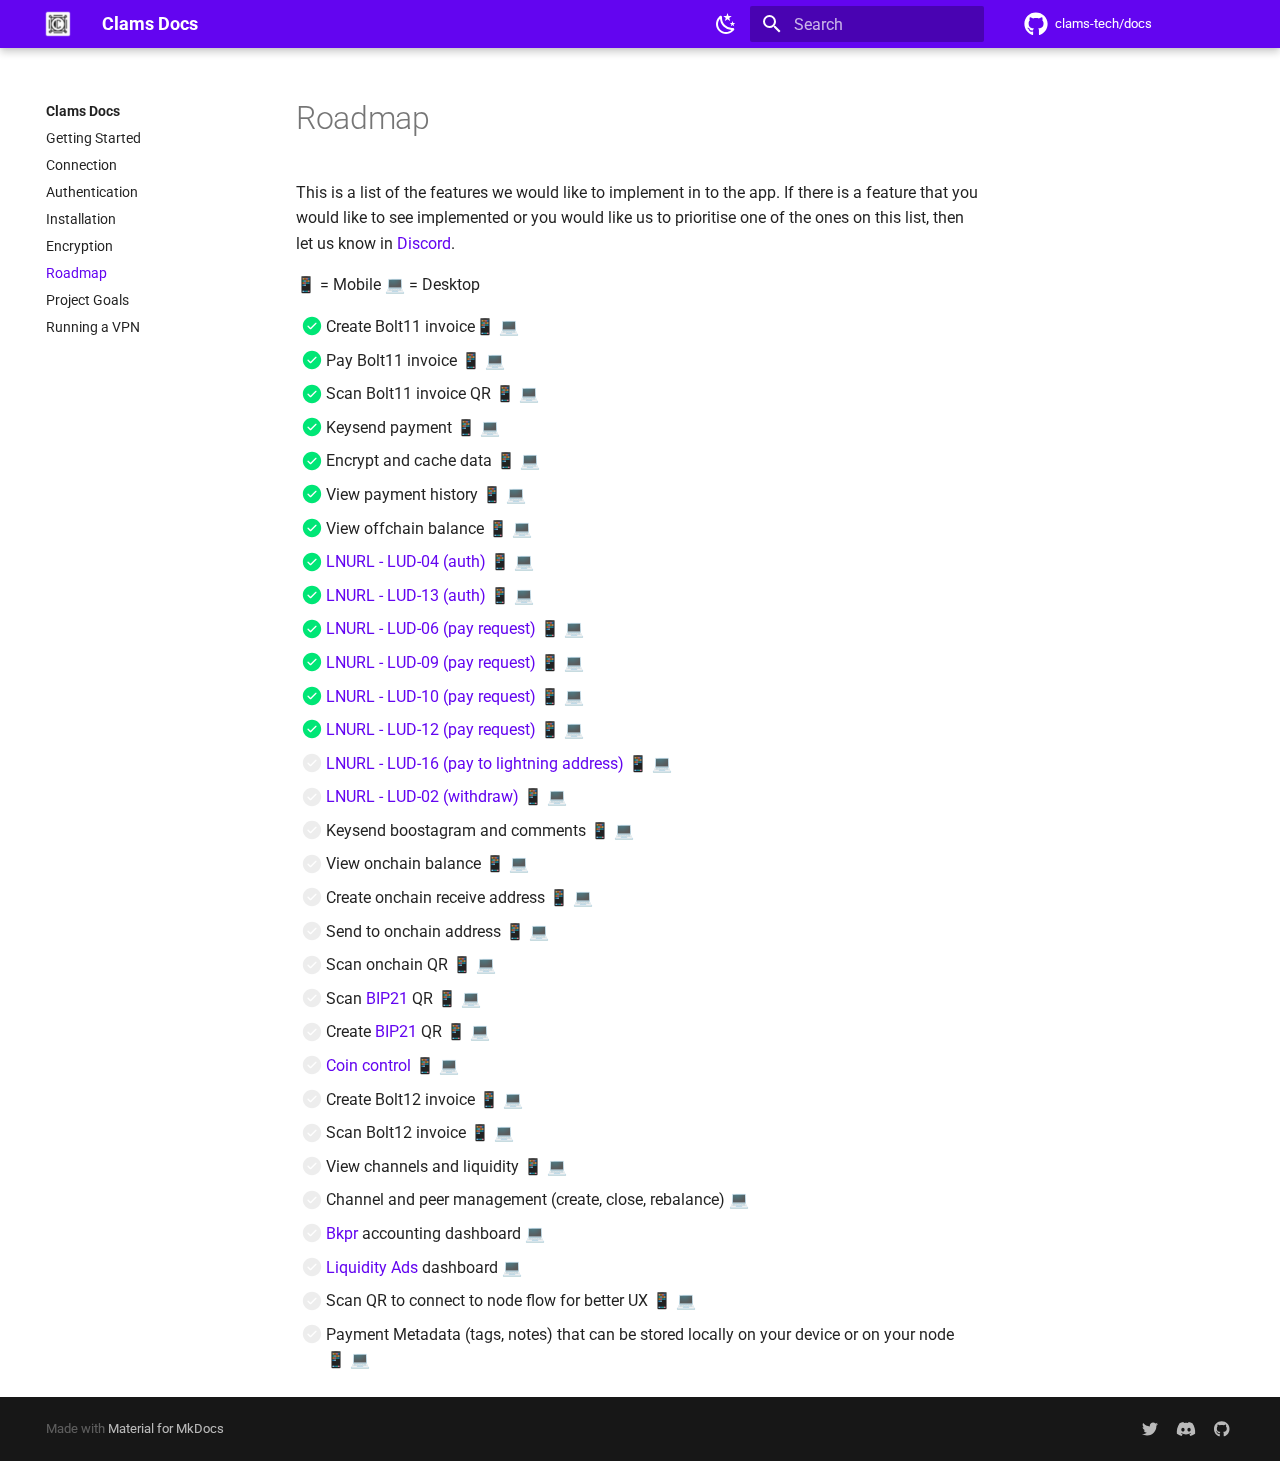
<file: roadmap/index.html>
<!doctype html>
<html lang="en" class="no-js">
  <head>
    
      <meta charset="utf-8">
      <meta name="viewport" content="width=device-width,initial-scale=1">
      
      
      
      
        <link rel="prev" href="../encryption/">
      
      
        <link rel="next" href="../project-goals/">
      
      <link rel="icon" href="../assets/favicon.png">
      <meta name="generator" content="mkdocs-1.4.2, mkdocs-material-9.0.1">
    
    
      
        <title>Roadmap - Clams Docs</title>
      
    
    
      <link rel="stylesheet" href="../assets/stylesheets/main.3bd4f189.min.css">
      
        
        <link rel="stylesheet" href="../assets/stylesheets/palette.2505c338.min.css">
      
      
  
  
    
    
  
    
    
  
  
  <style>:root{--md-admonition-icon--info:url('data:image/svg+xml;charset=utf-8,<svg xmlns="http://www.w3.org/2000/svg" viewBox="0 0 16 16"><path fill-rule="evenodd" d="M8 1.5a6.5 6.5 0 1 0 0 13 6.5 6.5 0 0 0 0-13zM0 8a8 8 0 1 1 16 0A8 8 0 0 1 0 8zm6.5-.25A.75.75 0 0 1 7.25 7h1a.75.75 0 0 1 .75.75v2.75h.25a.75.75 0 0 1 0 1.5h-2a.75.75 0 0 1 0-1.5h.25v-2h-.25a.75.75 0 0 1-.75-.75zM8 6a1 1 0 1 0 0-2 1 1 0 0 0 0 2z"/></svg>');--md-admonition-icon--tip:url('data:image/svg+xml;charset=utf-8,<svg xmlns="http://www.w3.org/2000/svg" viewBox="0 0 16 16"><path fill-rule="evenodd" d="M3.499.75a.75.75 0 0 1 1.5 0v.996C5.9 2.903 6.793 3.65 7.662 4.376l.24.202c-.036-.694.055-1.422.426-2.163C9.1.873 10.794-.045 12.622.26 14.408.558 16 1.94 16 4.25c0 1.278-.954 2.575-2.44 2.734l.146.508.065.22c.203.701.412 1.455.476 2.226.142 1.707-.4 3.03-1.487 3.898C11.714 14.671 10.27 15 8.75 15h-6a.75.75 0 0 1 0-1.5h1.376a4.489 4.489 0 0 1-.563-1.191 3.833 3.833 0 0 1-.05-2.063 4.636 4.636 0 0 1-2.025-.293.75.75 0 1 1 .525-1.406c1.357.507 2.376-.006 2.698-.318l.009-.01a.748.748 0 0 1 1.06 0 .75.75 0 0 1-.012 1.074c-.912.92-.992 1.835-.768 2.586.221.74.745 1.337 1.196 1.621H8.75c1.343 0 2.398-.296 3.074-.836.635-.507 1.036-1.31.928-2.602-.05-.603-.216-1.224-.422-1.93l-.064-.221c-.12-.407-.246-.84-.353-1.29a2.404 2.404 0 0 1-.507-.441 3.063 3.063 0 0 1-.633-1.248.75.75 0 0 1 1.455-.364c.046.185.144.436.31.627.146.168.353.305.712.305.738 0 1.25-.615 1.25-1.25 0-1.47-.95-2.315-2.123-2.51-1.172-.196-2.227.387-2.706 1.345-.46.92-.27 1.774.019 3.062l.042.19a.753.753 0 0 1 .01.05c.348.443.666.949.94 1.553a.75.75 0 1 1-1.365.62c-.553-1.217-1.32-1.94-2.3-2.768a85.08 85.08 0 0 0-.317-.265c-.814-.68-1.75-1.462-2.692-2.619a3.74 3.74 0 0 0-1.023.88c-.406.495-.663 1.036-.722 1.508.116.122.306.21.591.239.388.038.797-.06 1.032-.19a.75.75 0 0 1 .728 1.31c-.515.287-1.23.439-1.906.373-.682-.067-1.473-.38-1.879-1.193L.75 5.677V5.5c0-.984.48-1.94 1.077-2.664.46-.559 1.05-1.055 1.673-1.353V.75z"/></svg>');}</style>


    
    
    
      
        
        
        <link rel="preconnect" href="https://fonts.gstatic.com" crossorigin>
        <link rel="stylesheet" href="https://fonts.googleapis.com/css?family=Roboto:300,300i,400,400i,700,700i%7CRoboto+Mono:400,400i,700,700i&display=fallback">
        <style>:root{--md-text-font:"Roboto";--md-code-font:"Roboto Mono"}</style>
      
    
    
      <link rel="stylesheet" href="../stylesheets/extra.css">
    
    <script>__md_scope=new URL("..",location),__md_hash=e=>[...e].reduce((e,_)=>(e<<5)-e+_.charCodeAt(0),0),__md_get=(e,_=localStorage,t=__md_scope)=>JSON.parse(_.getItem(t.pathname+"."+e)),__md_set=(e,_,t=localStorage,a=__md_scope)=>{try{t.setItem(a.pathname+"."+e,JSON.stringify(_))}catch(e){}}</script>
    
      

    
    
    
  </head>
  
  
    
    
      
    
    
    
    
    <body dir="ltr" data-md-color-scheme="clams" data-md-color-primary="" data-md-color-accent="">
  
    
    
      <script>var palette=__md_get("__palette");if(palette&&"object"==typeof palette.color)for(var key of Object.keys(palette.color))document.body.setAttribute("data-md-color-"+key,palette.color[key])</script>
    
    <input class="md-toggle" data-md-toggle="drawer" type="checkbox" id="__drawer" autocomplete="off">
    <input class="md-toggle" data-md-toggle="search" type="checkbox" id="__search" autocomplete="off">
    <label class="md-overlay" for="__drawer"></label>
    <div data-md-component="skip">
      
        
        <a href="#roadmap" class="md-skip">
          Skip to content
        </a>
      
    </div>
    <div data-md-component="announce">
      
    </div>
    
    
      

<header class="md-header" data-md-component="header">
  <nav class="md-header__inner md-grid" aria-label="Header">
    <a href=".." title="Clams Docs" class="md-header__button md-logo" aria-label="Clams Docs" data-md-component="logo">
      
  <img src="../assets/logo.png" alt="logo">

    </a>
    <label class="md-header__button md-icon" for="__drawer">
      <svg xmlns="http://www.w3.org/2000/svg" viewBox="0 0 24 24"><path d="M3 6h18v2H3V6m0 5h18v2H3v-2m0 5h18v2H3v-2Z"/></svg>
    </label>
    <div class="md-header__title" data-md-component="header-title">
      <div class="md-header__ellipsis">
        <div class="md-header__topic">
          <span class="md-ellipsis">
            Clams Docs
          </span>
        </div>
        <div class="md-header__topic" data-md-component="header-topic">
          <span class="md-ellipsis">
            
              Roadmap
            
          </span>
        </div>
      </div>
    </div>
    
      <form class="md-header__option" data-md-component="palette">
        
          
          <input class="md-option" data-md-color-media="(prefers-color-scheme: light)" data-md-color-scheme="clams" data-md-color-primary="" data-md-color-accent=""  aria-label="Switch to dark mode"  type="radio" name="__palette" id="__palette_1">
          
            <label class="md-header__button md-icon" title="Switch to dark mode" for="__palette_2" hidden>
              <svg xmlns="http://www.w3.org/2000/svg" viewBox="0 0 24 24"><path d="m17.75 4.09-2.53 1.94.91 3.06-2.63-1.81-2.63 1.81.91-3.06-2.53-1.94L12.44 4l1.06-3 1.06 3 3.19.09m3.5 6.91-1.64 1.25.59 1.98-1.7-1.17-1.7 1.17.59-1.98L15.75 11l2.06-.05L18.5 9l.69 1.95 2.06.05m-2.28 4.95c.83-.08 1.72 1.1 1.19 1.85-.32.45-.66.87-1.08 1.27C15.17 23 8.84 23 4.94 19.07c-3.91-3.9-3.91-10.24 0-14.14.4-.4.82-.76 1.27-1.08.75-.53 1.93.36 1.85 1.19-.27 2.86.69 5.83 2.89 8.02a9.96 9.96 0 0 0 8.02 2.89m-1.64 2.02a12.08 12.08 0 0 1-7.8-3.47c-2.17-2.19-3.33-5-3.49-7.82-2.81 3.14-2.7 7.96.31 10.98 3.02 3.01 7.84 3.12 10.98.31Z"/></svg>
            </label>
          
        
          
          <input class="md-option" data-md-color-media="(prefers-color-scheme: dark)" data-md-color-scheme="slate" data-md-color-primary="" data-md-color-accent=""  aria-label="Switch to light mode"  type="radio" name="__palette" id="__palette_2">
          
            <label class="md-header__button md-icon" title="Switch to light mode" for="__palette_1" hidden>
              <svg xmlns="http://www.w3.org/2000/svg" viewBox="0 0 24 24"><path d="M12 7a5 5 0 0 1 5 5 5 5 0 0 1-5 5 5 5 0 0 1-5-5 5 5 0 0 1 5-5m0 2a3 3 0 0 0-3 3 3 3 0 0 0 3 3 3 3 0 0 0 3-3 3 3 0 0 0-3-3m0-7 2.39 3.42C13.65 5.15 12.84 5 12 5c-.84 0-1.65.15-2.39.42L12 2M3.34 7l4.16-.35A7.2 7.2 0 0 0 5.94 8.5c-.44.74-.69 1.5-.83 2.29L3.34 7m.02 10 1.76-3.77a7.131 7.131 0 0 0 2.38 4.14L3.36 17M20.65 7l-1.77 3.79a7.023 7.023 0 0 0-2.38-4.15l4.15.36m-.01 10-4.14.36c.59-.51 1.12-1.14 1.54-1.86.42-.73.69-1.5.83-2.29L20.64 17M12 22l-2.41-3.44c.74.27 1.55.44 2.41.44.82 0 1.63-.17 2.37-.44L12 22Z"/></svg>
            </label>
          
        
      </form>
    
    
    
      <label class="md-header__button md-icon" for="__search">
        <svg xmlns="http://www.w3.org/2000/svg" viewBox="0 0 24 24"><path d="M9.5 3A6.5 6.5 0 0 1 16 9.5c0 1.61-.59 3.09-1.56 4.23l.27.27h.79l5 5-1.5 1.5-5-5v-.79l-.27-.27A6.516 6.516 0 0 1 9.5 16 6.5 6.5 0 0 1 3 9.5 6.5 6.5 0 0 1 9.5 3m0 2C7 5 5 7 5 9.5S7 14 9.5 14 14 12 14 9.5 12 5 9.5 5Z"/></svg>
      </label>
      <div class="md-search" data-md-component="search" role="dialog">
  <label class="md-search__overlay" for="__search"></label>
  <div class="md-search__inner" role="search">
    <form class="md-search__form" name="search">
      <input type="text" class="md-search__input" name="query" aria-label="Search" placeholder="Search" autocapitalize="off" autocorrect="off" autocomplete="off" spellcheck="false" data-md-component="search-query" required>
      <label class="md-search__icon md-icon" for="__search">
        <svg xmlns="http://www.w3.org/2000/svg" viewBox="0 0 24 24"><path d="M9.5 3A6.5 6.5 0 0 1 16 9.5c0 1.61-.59 3.09-1.56 4.23l.27.27h.79l5 5-1.5 1.5-5-5v-.79l-.27-.27A6.516 6.516 0 0 1 9.5 16 6.5 6.5 0 0 1 3 9.5 6.5 6.5 0 0 1 9.5 3m0 2C7 5 5 7 5 9.5S7 14 9.5 14 14 12 14 9.5 12 5 9.5 5Z"/></svg>
        <svg xmlns="http://www.w3.org/2000/svg" viewBox="0 0 24 24"><path d="M20 11v2H8l5.5 5.5-1.42 1.42L4.16 12l7.92-7.92L13.5 5.5 8 11h12Z"/></svg>
      </label>
      <nav class="md-search__options" aria-label="Search">
        
        <button type="reset" class="md-search__icon md-icon" title="Clear" aria-label="Clear" tabindex="-1">
          <svg xmlns="http://www.w3.org/2000/svg" viewBox="0 0 24 24"><path d="M19 6.41 17.59 5 12 10.59 6.41 5 5 6.41 10.59 12 5 17.59 6.41 19 12 13.41 17.59 19 19 17.59 13.41 12 19 6.41Z"/></svg>
        </button>
      </nav>
      
    </form>
    <div class="md-search__output">
      <div class="md-search__scrollwrap" data-md-scrollfix>
        <div class="md-search-result" data-md-component="search-result">
          <div class="md-search-result__meta">
            Initializing search
          </div>
          <ol class="md-search-result__list"></ol>
        </div>
      </div>
    </div>
  </div>
</div>
    
    
      <div class="md-header__source">
        <a href="https://github.com/clams-tech/docs" title="Go to repository" class="md-source" data-md-component="source">
  <div class="md-source__icon md-icon">
    
    <svg xmlns="http://www.w3.org/2000/svg" viewBox="0 0 496 512"><!--! Font Awesome Free 6.2.1 by @fontawesome - https://fontawesome.com License - https://fontawesome.com/license/free (Icons: CC BY 4.0, Fonts: SIL OFL 1.1, Code: MIT License) Copyright 2022 Fonticons, Inc.--><path d="M165.9 397.4c0 2-2.3 3.6-5.2 3.6-3.3.3-5.6-1.3-5.6-3.6 0-2 2.3-3.6 5.2-3.6 3-.3 5.6 1.3 5.6 3.6zm-31.1-4.5c-.7 2 1.3 4.3 4.3 4.9 2.6 1 5.6 0 6.2-2s-1.3-4.3-4.3-5.2c-2.6-.7-5.5.3-6.2 2.3zm44.2-1.7c-2.9.7-4.9 2.6-4.6 4.9.3 2 2.9 3.3 5.9 2.6 2.9-.7 4.9-2.6 4.6-4.6-.3-1.9-3-3.2-5.9-2.9zM244.8 8C106.1 8 0 113.3 0 252c0 110.9 69.8 205.8 169.5 239.2 12.8 2.3 17.3-5.6 17.3-12.1 0-6.2-.3-40.4-.3-61.4 0 0-70 15-84.7-29.8 0 0-11.4-29.1-27.8-36.6 0 0-22.9-15.7 1.6-15.4 0 0 24.9 2 38.6 25.8 21.9 38.6 58.6 27.5 72.9 20.9 2.3-16 8.8-27.1 16-33.7-55.9-6.2-112.3-14.3-112.3-110.5 0-27.5 7.6-41.3 23.6-58.9-2.6-6.5-11.1-33.3 2.6-67.9 20.9-6.5 69 27 69 27 20-5.6 41.5-8.5 62.8-8.5s42.8 2.9 62.8 8.5c0 0 48.1-33.6 69-27 13.7 34.7 5.2 61.4 2.6 67.9 16 17.7 25.8 31.5 25.8 58.9 0 96.5-58.9 104.2-114.8 110.5 9.2 7.9 17 22.9 17 46.4 0 33.7-.3 75.4-.3 83.6 0 6.5 4.6 14.4 17.3 12.1C428.2 457.8 496 362.9 496 252 496 113.3 383.5 8 244.8 8zM97.2 352.9c-1.3 1-1 3.3.7 5.2 1.6 1.6 3.9 2.3 5.2 1 1.3-1 1-3.3-.7-5.2-1.6-1.6-3.9-2.3-5.2-1zm-10.8-8.1c-.7 1.3.3 2.9 2.3 3.9 1.6 1 3.6.7 4.3-.7.7-1.3-.3-2.9-2.3-3.9-2-.6-3.6-.3-4.3.7zm32.4 35.6c-1.6 1.3-1 4.3 1.3 6.2 2.3 2.3 5.2 2.6 6.5 1 1.3-1.3.7-4.3-1.3-6.2-2.2-2.3-5.2-2.6-6.5-1zm-11.4-14.7c-1.6 1-1.6 3.6 0 5.9 1.6 2.3 4.3 3.3 5.6 2.3 1.6-1.3 1.6-3.9 0-6.2-1.4-2.3-4-3.3-5.6-2z"/></svg>
  </div>
  <div class="md-source__repository">
    clams-tech/docs
  </div>
</a>
      </div>
    
  </nav>
  
</header>
    
    <div class="md-container" data-md-component="container">
      
      
        
          
        
      
      <main class="md-main" data-md-component="main">
        <div class="md-main__inner md-grid">
          
            
              
              <div class="md-sidebar md-sidebar--primary" data-md-component="sidebar" data-md-type="navigation" >
                <div class="md-sidebar__scrollwrap">
                  <div class="md-sidebar__inner">
                    


<nav class="md-nav md-nav--primary" aria-label="Navigation" data-md-level="0">
  <label class="md-nav__title" for="__drawer">
    <a href=".." title="Clams Docs" class="md-nav__button md-logo" aria-label="Clams Docs" data-md-component="logo">
      
  <img src="../assets/logo.png" alt="logo">

    </a>
    Clams Docs
  </label>
  
    <div class="md-nav__source">
      <a href="https://github.com/clams-tech/docs" title="Go to repository" class="md-source" data-md-component="source">
  <div class="md-source__icon md-icon">
    
    <svg xmlns="http://www.w3.org/2000/svg" viewBox="0 0 496 512"><!--! Font Awesome Free 6.2.1 by @fontawesome - https://fontawesome.com License - https://fontawesome.com/license/free (Icons: CC BY 4.0, Fonts: SIL OFL 1.1, Code: MIT License) Copyright 2022 Fonticons, Inc.--><path d="M165.9 397.4c0 2-2.3 3.6-5.2 3.6-3.3.3-5.6-1.3-5.6-3.6 0-2 2.3-3.6 5.2-3.6 3-.3 5.6 1.3 5.6 3.6zm-31.1-4.5c-.7 2 1.3 4.3 4.3 4.9 2.6 1 5.6 0 6.2-2s-1.3-4.3-4.3-5.2c-2.6-.7-5.5.3-6.2 2.3zm44.2-1.7c-2.9.7-4.9 2.6-4.6 4.9.3 2 2.9 3.3 5.9 2.6 2.9-.7 4.9-2.6 4.6-4.6-.3-1.9-3-3.2-5.9-2.9zM244.8 8C106.1 8 0 113.3 0 252c0 110.9 69.8 205.8 169.5 239.2 12.8 2.3 17.3-5.6 17.3-12.1 0-6.2-.3-40.4-.3-61.4 0 0-70 15-84.7-29.8 0 0-11.4-29.1-27.8-36.6 0 0-22.9-15.7 1.6-15.4 0 0 24.9 2 38.6 25.8 21.9 38.6 58.6 27.5 72.9 20.9 2.3-16 8.8-27.1 16-33.7-55.9-6.2-112.3-14.3-112.3-110.5 0-27.5 7.6-41.3 23.6-58.9-2.6-6.5-11.1-33.3 2.6-67.9 20.9-6.5 69 27 69 27 20-5.6 41.5-8.5 62.8-8.5s42.8 2.9 62.8 8.5c0 0 48.1-33.6 69-27 13.7 34.7 5.2 61.4 2.6 67.9 16 17.7 25.8 31.5 25.8 58.9 0 96.5-58.9 104.2-114.8 110.5 9.2 7.9 17 22.9 17 46.4 0 33.7-.3 75.4-.3 83.6 0 6.5 4.6 14.4 17.3 12.1C428.2 457.8 496 362.9 496 252 496 113.3 383.5 8 244.8 8zM97.2 352.9c-1.3 1-1 3.3.7 5.2 1.6 1.6 3.9 2.3 5.2 1 1.3-1 1-3.3-.7-5.2-1.6-1.6-3.9-2.3-5.2-1zm-10.8-8.1c-.7 1.3.3 2.9 2.3 3.9 1.6 1 3.6.7 4.3-.7.7-1.3-.3-2.9-2.3-3.9-2-.6-3.6-.3-4.3.7zm32.4 35.6c-1.6 1.3-1 4.3 1.3 6.2 2.3 2.3 5.2 2.6 6.5 1 1.3-1.3.7-4.3-1.3-6.2-2.2-2.3-5.2-2.6-6.5-1zm-11.4-14.7c-1.6 1-1.6 3.6 0 5.9 1.6 2.3 4.3 3.3 5.6 2.3 1.6-1.3 1.6-3.9 0-6.2-1.4-2.3-4-3.3-5.6-2z"/></svg>
  </div>
  <div class="md-source__repository">
    clams-tech/docs
  </div>
</a>
    </div>
  
  <ul class="md-nav__list" data-md-scrollfix>
    
      
      
      

  
  
  
    <li class="md-nav__item">
      <a href=".." class="md-nav__link">
        Getting Started
      </a>
    </li>
  

    
      
      
      

  
  
  
    <li class="md-nav__item">
      <a href="../connection/" class="md-nav__link">
        Connection
      </a>
    </li>
  

    
      
      
      

  
  
  
    <li class="md-nav__item">
      <a href="../authentication/" class="md-nav__link">
        Authentication
      </a>
    </li>
  

    
      
      
      

  
  
  
    <li class="md-nav__item">
      <a href="../installation/" class="md-nav__link">
        Installation
      </a>
    </li>
  

    
      
      
      

  
  
  
    <li class="md-nav__item">
      <a href="../encryption/" class="md-nav__link">
        Encryption
      </a>
    </li>
  

    
      
      
      

  
  
    
  
  
    <li class="md-nav__item md-nav__item--active">
      
      <input class="md-nav__toggle md-toggle" data-md-toggle="toc" type="checkbox" id="__toc">
      
      
        
      
      
      <a href="./" class="md-nav__link md-nav__link--active">
        Roadmap
      </a>
      
    </li>
  

    
      
      
      

  
  
  
    <li class="md-nav__item">
      <a href="../project-goals/" class="md-nav__link">
        Project Goals
      </a>
    </li>
  

    
      
      
      

  
  
  
    <li class="md-nav__item">
      <a href="../running-a-vpn/" class="md-nav__link">
        Running a VPN
      </a>
    </li>
  

    
  </ul>
</nav>
                  </div>
                </div>
              </div>
            
            
              
              <div class="md-sidebar md-sidebar--secondary" data-md-component="sidebar" data-md-type="toc" >
                <div class="md-sidebar__scrollwrap">
                  <div class="md-sidebar__inner">
                    

<nav class="md-nav md-nav--secondary" aria-label="Table of contents">
  
  
  
    
  
  
</nav>
                  </div>
                </div>
              </div>
            
          
          
            <div class="md-content" data-md-component="content">
              <article class="md-content__inner md-typeset">
                
                  

  
  



<h1 id="roadmap">Roadmap</h1>
<p>This is a list of the features we would like to implement in to the app. If there is a feature that you would like to see implemented or you would like us to prioritise one of the ones on this list, then let us know in <a href="https://discord.gg/eWfHuJZVaB">Discord</a>.</p>
<p>📱 = Mobile
💻 = Desktop</p>
<ul class="task-list">
<li class="task-list-item"><label class="task-list-control"><input type="checkbox" disabled checked/><span class="task-list-indicator"></span></label> Create Bolt11 invoice📱 💻</li>
<li class="task-list-item"><label class="task-list-control"><input type="checkbox" disabled checked/><span class="task-list-indicator"></span></label> Pay Bolt11 invoice 📱 💻</li>
<li class="task-list-item"><label class="task-list-control"><input type="checkbox" disabled checked/><span class="task-list-indicator"></span></label> Scan Bolt11 invoice QR 📱 💻</li>
<li class="task-list-item"><label class="task-list-control"><input type="checkbox" disabled checked/><span class="task-list-indicator"></span></label> Keysend payment 📱 💻</li>
<li class="task-list-item"><label class="task-list-control"><input type="checkbox" disabled checked/><span class="task-list-indicator"></span></label> Encrypt and cache data 📱 💻</li>
<li class="task-list-item"><label class="task-list-control"><input type="checkbox" disabled checked/><span class="task-list-indicator"></span></label> View payment history 📱 💻</li>
<li class="task-list-item"><label class="task-list-control"><input type="checkbox" disabled checked/><span class="task-list-indicator"></span></label> View offchain balance 📱 💻</li>
<li class="task-list-item"><label class="task-list-control"><input type="checkbox" disabled checked/><span class="task-list-indicator"></span></label> <a href="https://github.com/lnurl/luds/blob/luds/04.md">LNURL - LUD-04 (auth)</a> 📱 💻</li>
<li class="task-list-item"><label class="task-list-control"><input type="checkbox" disabled checked/><span class="task-list-indicator"></span></label> <a href="https://github.com/lnurl/luds/blob/luds/13.md">LNURL - LUD-13 (auth)</a> 📱 💻</li>
<li class="task-list-item"><label class="task-list-control"><input type="checkbox" disabled checked/><span class="task-list-indicator"></span></label> <a href="https://github.com/lnurl/luds/blob/luds/06.md">LNURL - LUD-06 (pay request)</a> 📱 💻</li>
<li class="task-list-item"><label class="task-list-control"><input type="checkbox" disabled checked/><span class="task-list-indicator"></span></label> <a href="https://github.com/lnurl/luds/blob/luds/09.md">LNURL - LUD-09 (pay request)</a> 📱 💻</li>
<li class="task-list-item"><label class="task-list-control"><input type="checkbox" disabled checked/><span class="task-list-indicator"></span></label> <a href="https://github.com/lnurl/luds/blob/luds/10.md">LNURL - LUD-10 (pay request)</a> 📱 💻</li>
<li class="task-list-item"><label class="task-list-control"><input type="checkbox" disabled checked/><span class="task-list-indicator"></span></label> <a href="https://github.com/lnurl/luds/blob/luds/12.md">LNURL - LUD-12 (pay request)</a> 📱 💻</li>
<li class="task-list-item"><label class="task-list-control"><input type="checkbox" disabled/><span class="task-list-indicator"></span></label> <a href="https://github.com/lnurl/luds/blob/luds/16.md">LNURL - LUD-16 (pay to lightning address)</a> 📱 💻</li>
<li class="task-list-item"><label class="task-list-control"><input type="checkbox" disabled/><span class="task-list-indicator"></span></label> <a href="https://github.com/lnurl/luds/blob/luds/03.md">LNURL - LUD-02 (withdraw)</a> 📱 💻</li>
<li class="task-list-item"><label class="task-list-control"><input type="checkbox" disabled/><span class="task-list-indicator"></span></label> Keysend boostagram and comments 📱 💻</li>
<li class="task-list-item"><label class="task-list-control"><input type="checkbox" disabled/><span class="task-list-indicator"></span></label> View onchain balance 📱 💻</li>
<li class="task-list-item"><label class="task-list-control"><input type="checkbox" disabled/><span class="task-list-indicator"></span></label> Create onchain receive address 📱 💻</li>
<li class="task-list-item"><label class="task-list-control"><input type="checkbox" disabled/><span class="task-list-indicator"></span></label> Send to onchain address 📱 💻</li>
<li class="task-list-item"><label class="task-list-control"><input type="checkbox" disabled/><span class="task-list-indicator"></span></label> Scan onchain QR 📱 💻</li>
<li class="task-list-item"><label class="task-list-control"><input type="checkbox" disabled/><span class="task-list-indicator"></span></label> Scan <a href="https://bitcoinqr.dev/">BIP21</a> QR 📱 💻</li>
<li class="task-list-item"><label class="task-list-control"><input type="checkbox" disabled/><span class="task-list-indicator"></span></label> Create <a href="https://bitcoinqr.dev/">BIP21</a> QR 📱 💻</li>
<li class="task-list-item"><label class="task-list-control"><input type="checkbox" disabled/><span class="task-list-indicator"></span></label> <a href="https://twitter.com/pedromvpg/status/1553123963139756032?s=20">Coin control</a> 📱 💻</li>
<li class="task-list-item"><label class="task-list-control"><input type="checkbox" disabled/><span class="task-list-indicator"></span></label> Create Bolt12 invoice 📱 💻</li>
<li class="task-list-item"><label class="task-list-control"><input type="checkbox" disabled/><span class="task-list-indicator"></span></label> Scan Bolt12 invoice 📱 💻</li>
<li class="task-list-item"><label class="task-list-control"><input type="checkbox" disabled/><span class="task-list-indicator"></span></label> View channels and liquidity 📱 💻</li>
<li class="task-list-item"><label class="task-list-control"><input type="checkbox" disabled/><span class="task-list-indicator"></span></label> Channel and peer management (create, close, rebalance) 💻</li>
<li class="task-list-item"><label class="task-list-control"><input type="checkbox" disabled/><span class="task-list-indicator"></span></label> <a href="https://lightning.readthedocs.io/lightning-bkpr-listincome.7.html">Bkpr</a> accounting dashboard 💻</li>
<li class="task-list-item"><label class="task-list-control"><input type="checkbox" disabled/><span class="task-list-indicator"></span></label> <a href="https://medium.com/blockstream/setting-up-liquidity-ads-in-c-lightning-54e4c59c091d">Liquidity Ads</a> dashboard 💻</li>
<li class="task-list-item"><label class="task-list-control"><input type="checkbox" disabled/><span class="task-list-indicator"></span></label> Scan QR to connect to node flow for better UX 📱 💻</li>
<li class="task-list-item"><label class="task-list-control"><input type="checkbox" disabled/><span class="task-list-indicator"></span></label> Payment Metadata (tags, notes) that can be stored locally on your device or on your node 📱 💻</li>
</ul>





                
              </article>
            </div>
          
          
        </div>
        
      </main>
      
        <footer class="md-footer">
  
  <div class="md-footer-meta md-typeset">
    <div class="md-footer-meta__inner md-grid">
      <div class="md-copyright">
  
  
    Made with
    <a href="https://squidfunk.github.io/mkdocs-material/" target="_blank" rel="noopener">
      Material for MkDocs
    </a>
  
</div>
      
        <div class="md-social">
  
    
    
      
      
    
    <a href="https://twitter.com/clamstech" target="_blank" rel="noopener" title="twitter.com" class="md-social__link">
      <svg xmlns="http://www.w3.org/2000/svg" viewBox="0 0 512 512"><!--! Font Awesome Free 6.2.1 by @fontawesome - https://fontawesome.com License - https://fontawesome.com/license/free (Icons: CC BY 4.0, Fonts: SIL OFL 1.1, Code: MIT License) Copyright 2022 Fonticons, Inc.--><path d="M459.37 151.716c.325 4.548.325 9.097.325 13.645 0 138.72-105.583 298.558-298.558 298.558-59.452 0-114.68-17.219-161.137-47.106 8.447.974 16.568 1.299 25.34 1.299 49.055 0 94.213-16.568 130.274-44.832-46.132-.975-84.792-31.188-98.112-72.772 6.498.974 12.995 1.624 19.818 1.624 9.421 0 18.843-1.3 27.614-3.573-48.081-9.747-84.143-51.98-84.143-102.985v-1.299c13.969 7.797 30.214 12.67 47.431 13.319-28.264-18.843-46.781-51.005-46.781-87.391 0-19.492 5.197-37.36 14.294-52.954 51.655 63.675 129.3 105.258 216.365 109.807-1.624-7.797-2.599-15.918-2.599-24.04 0-57.828 46.782-104.934 104.934-104.934 30.213 0 57.502 12.67 76.67 33.137 23.715-4.548 46.456-13.32 66.599-25.34-7.798 24.366-24.366 44.833-46.132 57.827 21.117-2.273 41.584-8.122 60.426-16.243-14.292 20.791-32.161 39.308-52.628 54.253z"/></svg>
    </a>
  
    
    
      
      
    
    <a href="https://discord.gg/F2SK8QGW" target="_blank" rel="noopener" title="discord.gg" class="md-social__link">
      <svg xmlns="http://www.w3.org/2000/svg" viewBox="0 0 640 512"><!--! Font Awesome Free 6.2.1 by @fontawesome - https://fontawesome.com License - https://fontawesome.com/license/free (Icons: CC BY 4.0, Fonts: SIL OFL 1.1, Code: MIT License) Copyright 2022 Fonticons, Inc.--><path d="M524.531 69.836a1.5 1.5 0 0 0-.764-.7A485.065 485.065 0 0 0 404.081 32.03a1.816 1.816 0 0 0-1.923.91 337.461 337.461 0 0 0-14.9 30.6 447.848 447.848 0 0 0-134.426 0 309.541 309.541 0 0 0-15.135-30.6 1.89 1.89 0 0 0-1.924-.91 483.689 483.689 0 0 0-119.688 37.107 1.712 1.712 0 0 0-.788.676C39.068 183.651 18.186 294.69 28.43 404.354a2.016 2.016 0 0 0 .765 1.375 487.666 487.666 0 0 0 146.825 74.189 1.9 1.9 0 0 0 2.063-.676A348.2 348.2 0 0 0 208.12 430.4a1.86 1.86 0 0 0-1.019-2.588 321.173 321.173 0 0 1-45.868-21.853 1.885 1.885 0 0 1-.185-3.126 251.047 251.047 0 0 0 9.109-7.137 1.819 1.819 0 0 1 1.9-.256c96.229 43.917 200.41 43.917 295.5 0a1.812 1.812 0 0 1 1.924.233 234.533 234.533 0 0 0 9.132 7.16 1.884 1.884 0 0 1-.162 3.126 301.407 301.407 0 0 1-45.89 21.83 1.875 1.875 0 0 0-1 2.611 391.055 391.055 0 0 0 30.014 48.815 1.864 1.864 0 0 0 2.063.7A486.048 486.048 0 0 0 610.7 405.729a1.882 1.882 0 0 0 .765-1.352c12.264-126.783-20.532-236.912-86.934-334.541ZM222.491 337.58c-28.972 0-52.844-26.587-52.844-59.239s23.409-59.241 52.844-59.241c29.665 0 53.306 26.82 52.843 59.239 0 32.654-23.41 59.241-52.843 59.241Zm195.38 0c-28.971 0-52.843-26.587-52.843-59.239s23.409-59.241 52.843-59.241c29.667 0 53.307 26.82 52.844 59.239 0 32.654-23.177 59.241-52.844 59.241Z"/></svg>
    </a>
  
    
    
      
      
    
    <a href="https://github.com/clams-tech" target="_blank" rel="noopener" title="github.com" class="md-social__link">
      <svg xmlns="http://www.w3.org/2000/svg" viewBox="0 0 496 512"><!--! Font Awesome Free 6.2.1 by @fontawesome - https://fontawesome.com License - https://fontawesome.com/license/free (Icons: CC BY 4.0, Fonts: SIL OFL 1.1, Code: MIT License) Copyright 2022 Fonticons, Inc.--><path d="M165.9 397.4c0 2-2.3 3.6-5.2 3.6-3.3.3-5.6-1.3-5.6-3.6 0-2 2.3-3.6 5.2-3.6 3-.3 5.6 1.3 5.6 3.6zm-31.1-4.5c-.7 2 1.3 4.3 4.3 4.9 2.6 1 5.6 0 6.2-2s-1.3-4.3-4.3-5.2c-2.6-.7-5.5.3-6.2 2.3zm44.2-1.7c-2.9.7-4.9 2.6-4.6 4.9.3 2 2.9 3.3 5.9 2.6 2.9-.7 4.9-2.6 4.6-4.6-.3-1.9-3-3.2-5.9-2.9zM244.8 8C106.1 8 0 113.3 0 252c0 110.9 69.8 205.8 169.5 239.2 12.8 2.3 17.3-5.6 17.3-12.1 0-6.2-.3-40.4-.3-61.4 0 0-70 15-84.7-29.8 0 0-11.4-29.1-27.8-36.6 0 0-22.9-15.7 1.6-15.4 0 0 24.9 2 38.6 25.8 21.9 38.6 58.6 27.5 72.9 20.9 2.3-16 8.8-27.1 16-33.7-55.9-6.2-112.3-14.3-112.3-110.5 0-27.5 7.6-41.3 23.6-58.9-2.6-6.5-11.1-33.3 2.6-67.9 20.9-6.5 69 27 69 27 20-5.6 41.5-8.5 62.8-8.5s42.8 2.9 62.8 8.5c0 0 48.1-33.6 69-27 13.7 34.7 5.2 61.4 2.6 67.9 16 17.7 25.8 31.5 25.8 58.9 0 96.5-58.9 104.2-114.8 110.5 9.2 7.9 17 22.9 17 46.4 0 33.7-.3 75.4-.3 83.6 0 6.5 4.6 14.4 17.3 12.1C428.2 457.8 496 362.9 496 252 496 113.3 383.5 8 244.8 8zM97.2 352.9c-1.3 1-1 3.3.7 5.2 1.6 1.6 3.9 2.3 5.2 1 1.3-1 1-3.3-.7-5.2-1.6-1.6-3.9-2.3-5.2-1zm-10.8-8.1c-.7 1.3.3 2.9 2.3 3.9 1.6 1 3.6.7 4.3-.7.7-1.3-.3-2.9-2.3-3.9-2-.6-3.6-.3-4.3.7zm32.4 35.6c-1.6 1.3-1 4.3 1.3 6.2 2.3 2.3 5.2 2.6 6.5 1 1.3-1.3.7-4.3-1.3-6.2-2.2-2.3-5.2-2.6-6.5-1zm-11.4-14.7c-1.6 1-1.6 3.6 0 5.9 1.6 2.3 4.3 3.3 5.6 2.3 1.6-1.3 1.6-3.9 0-6.2-1.4-2.3-4-3.3-5.6-2z"/></svg>
    </a>
  
</div>
      
    </div>
  </div>
</footer>
      
    </div>
    <div class="md-dialog" data-md-component="dialog">
      <div class="md-dialog__inner md-typeset"></div>
    </div>
    
    <script id="__config" type="application/json">{"base": "..", "features": ["navigation.instant", "navigation.tracking"], "search": "../assets/javascripts/workers/search.12658920.min.js", "translations": {"clipboard.copied": "Copied to clipboard", "clipboard.copy": "Copy to clipboard", "search.result.more.one": "1 more on this page", "search.result.more.other": "# more on this page", "search.result.none": "No matching documents", "search.result.one": "1 matching document", "search.result.other": "# matching documents", "search.result.placeholder": "Type to start searching", "search.result.term.missing": "Missing", "select.version": "Select version"}}</script>
    
    
      <script src="../assets/javascripts/bundle.5cf534bf.min.js"></script>
      
    
  </body>
</html>
</file>
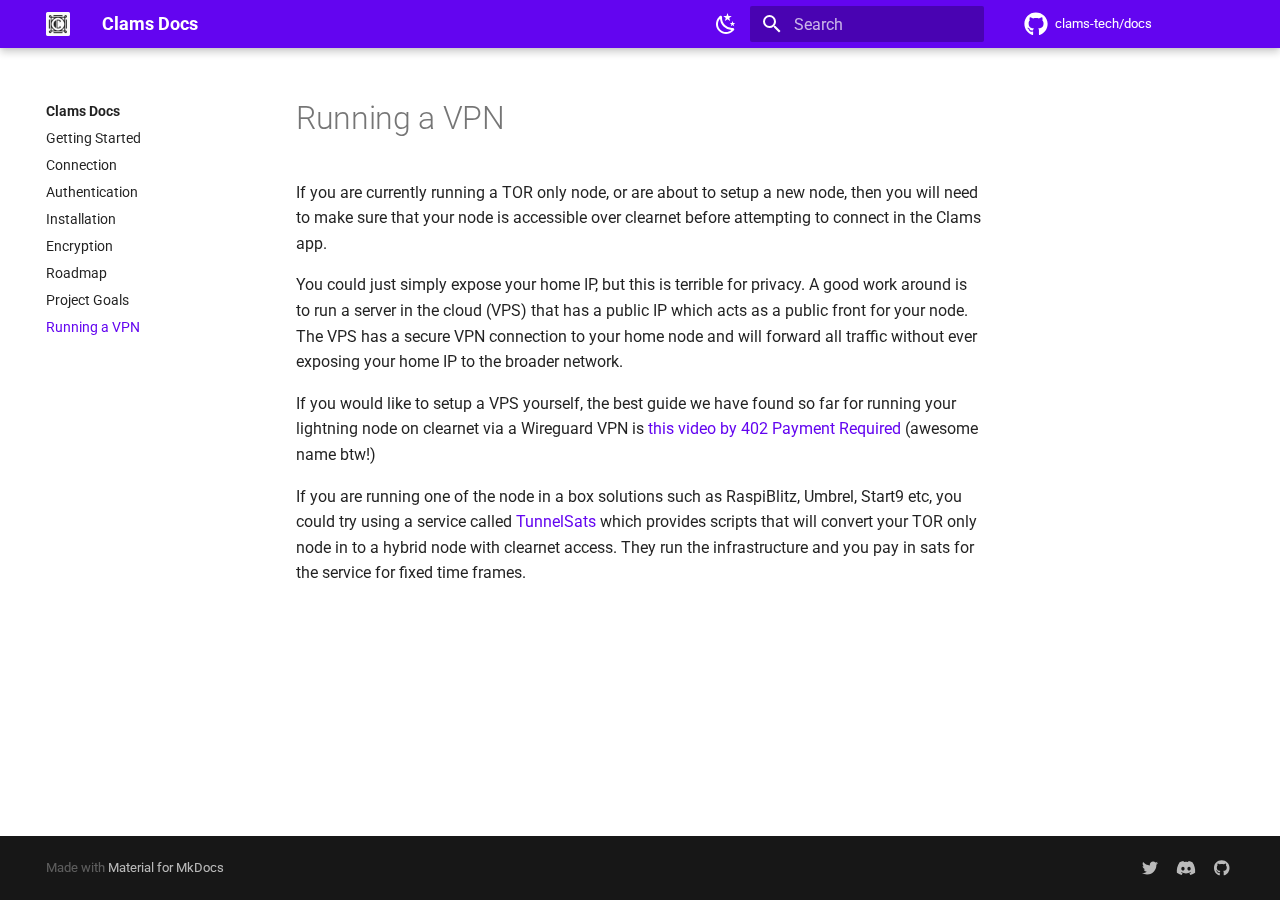
<file: running-a-vpn/index.html>
<!doctype html>
<html lang="en" class="no-js">
  <head>
    
      <meta charset="utf-8">
      <meta name="viewport" content="width=device-width,initial-scale=1">
      
      
      
      
        <link rel="prev" href="../project-goals/">
      
      
      <link rel="icon" href="../assets/favicon.png">
      <meta name="generator" content="mkdocs-1.4.2, mkdocs-material-9.0.1">
    
    
      
        <title>Running a VPN - Clams Docs</title>
      
    
    
      <link rel="stylesheet" href="../assets/stylesheets/main.3bd4f189.min.css">
      
        
        <link rel="stylesheet" href="../assets/stylesheets/palette.2505c338.min.css">
      
      
  
  
    
    
  
    
    
  
  
  <style>:root{--md-admonition-icon--info:url('data:image/svg+xml;charset=utf-8,<svg xmlns="http://www.w3.org/2000/svg" viewBox="0 0 16 16"><path fill-rule="evenodd" d="M8 1.5a6.5 6.5 0 1 0 0 13 6.5 6.5 0 0 0 0-13zM0 8a8 8 0 1 1 16 0A8 8 0 0 1 0 8zm6.5-.25A.75.75 0 0 1 7.25 7h1a.75.75 0 0 1 .75.75v2.75h.25a.75.75 0 0 1 0 1.5h-2a.75.75 0 0 1 0-1.5h.25v-2h-.25a.75.75 0 0 1-.75-.75zM8 6a1 1 0 1 0 0-2 1 1 0 0 0 0 2z"/></svg>');--md-admonition-icon--tip:url('data:image/svg+xml;charset=utf-8,<svg xmlns="http://www.w3.org/2000/svg" viewBox="0 0 16 16"><path fill-rule="evenodd" d="M3.499.75a.75.75 0 0 1 1.5 0v.996C5.9 2.903 6.793 3.65 7.662 4.376l.24.202c-.036-.694.055-1.422.426-2.163C9.1.873 10.794-.045 12.622.26 14.408.558 16 1.94 16 4.25c0 1.278-.954 2.575-2.44 2.734l.146.508.065.22c.203.701.412 1.455.476 2.226.142 1.707-.4 3.03-1.487 3.898C11.714 14.671 10.27 15 8.75 15h-6a.75.75 0 0 1 0-1.5h1.376a4.489 4.489 0 0 1-.563-1.191 3.833 3.833 0 0 1-.05-2.063 4.636 4.636 0 0 1-2.025-.293.75.75 0 1 1 .525-1.406c1.357.507 2.376-.006 2.698-.318l.009-.01a.748.748 0 0 1 1.06 0 .75.75 0 0 1-.012 1.074c-.912.92-.992 1.835-.768 2.586.221.74.745 1.337 1.196 1.621H8.75c1.343 0 2.398-.296 3.074-.836.635-.507 1.036-1.31.928-2.602-.05-.603-.216-1.224-.422-1.93l-.064-.221c-.12-.407-.246-.84-.353-1.29a2.404 2.404 0 0 1-.507-.441 3.063 3.063 0 0 1-.633-1.248.75.75 0 0 1 1.455-.364c.046.185.144.436.31.627.146.168.353.305.712.305.738 0 1.25-.615 1.25-1.25 0-1.47-.95-2.315-2.123-2.51-1.172-.196-2.227.387-2.706 1.345-.46.92-.27 1.774.019 3.062l.042.19a.753.753 0 0 1 .01.05c.348.443.666.949.94 1.553a.75.75 0 1 1-1.365.62c-.553-1.217-1.32-1.94-2.3-2.768a85.08 85.08 0 0 0-.317-.265c-.814-.68-1.75-1.462-2.692-2.619a3.74 3.74 0 0 0-1.023.88c-.406.495-.663 1.036-.722 1.508.116.122.306.21.591.239.388.038.797-.06 1.032-.19a.75.75 0 0 1 .728 1.31c-.515.287-1.23.439-1.906.373-.682-.067-1.473-.38-1.879-1.193L.75 5.677V5.5c0-.984.48-1.94 1.077-2.664.46-.559 1.05-1.055 1.673-1.353V.75z"/></svg>');}</style>


    
    
    
      
        
        
        <link rel="preconnect" href="https://fonts.gstatic.com" crossorigin>
        <link rel="stylesheet" href="https://fonts.googleapis.com/css?family=Roboto:300,300i,400,400i,700,700i%7CRoboto+Mono:400,400i,700,700i&display=fallback">
        <style>:root{--md-text-font:"Roboto";--md-code-font:"Roboto Mono"}</style>
      
    
    
      <link rel="stylesheet" href="../stylesheets/extra.css">
    
    <script>__md_scope=new URL("..",location),__md_hash=e=>[...e].reduce((e,_)=>(e<<5)-e+_.charCodeAt(0),0),__md_get=(e,_=localStorage,t=__md_scope)=>JSON.parse(_.getItem(t.pathname+"."+e)),__md_set=(e,_,t=localStorage,a=__md_scope)=>{try{t.setItem(a.pathname+"."+e,JSON.stringify(_))}catch(e){}}</script>
    
      

    
    
    
  </head>
  
  
    
    
      
    
    
    
    
    <body dir="ltr" data-md-color-scheme="clams" data-md-color-primary="" data-md-color-accent="">
  
    
    
      <script>var palette=__md_get("__palette");if(palette&&"object"==typeof palette.color)for(var key of Object.keys(palette.color))document.body.setAttribute("data-md-color-"+key,palette.color[key])</script>
    
    <input class="md-toggle" data-md-toggle="drawer" type="checkbox" id="__drawer" autocomplete="off">
    <input class="md-toggle" data-md-toggle="search" type="checkbox" id="__search" autocomplete="off">
    <label class="md-overlay" for="__drawer"></label>
    <div data-md-component="skip">
      
        
        <a href="#running-a-vpn" class="md-skip">
          Skip to content
        </a>
      
    </div>
    <div data-md-component="announce">
      
    </div>
    
    
      

<header class="md-header" data-md-component="header">
  <nav class="md-header__inner md-grid" aria-label="Header">
    <a href=".." title="Clams Docs" class="md-header__button md-logo" aria-label="Clams Docs" data-md-component="logo">
      
  <img src="../assets/logo.png" alt="logo">

    </a>
    <label class="md-header__button md-icon" for="__drawer">
      <svg xmlns="http://www.w3.org/2000/svg" viewBox="0 0 24 24"><path d="M3 6h18v2H3V6m0 5h18v2H3v-2m0 5h18v2H3v-2Z"/></svg>
    </label>
    <div class="md-header__title" data-md-component="header-title">
      <div class="md-header__ellipsis">
        <div class="md-header__topic">
          <span class="md-ellipsis">
            Clams Docs
          </span>
        </div>
        <div class="md-header__topic" data-md-component="header-topic">
          <span class="md-ellipsis">
            
              Running a VPN
            
          </span>
        </div>
      </div>
    </div>
    
      <form class="md-header__option" data-md-component="palette">
        
          
          <input class="md-option" data-md-color-media="(prefers-color-scheme: light)" data-md-color-scheme="clams" data-md-color-primary="" data-md-color-accent=""  aria-label="Switch to dark mode"  type="radio" name="__palette" id="__palette_1">
          
            <label class="md-header__button md-icon" title="Switch to dark mode" for="__palette_2" hidden>
              <svg xmlns="http://www.w3.org/2000/svg" viewBox="0 0 24 24"><path d="m17.75 4.09-2.53 1.94.91 3.06-2.63-1.81-2.63 1.81.91-3.06-2.53-1.94L12.44 4l1.06-3 1.06 3 3.19.09m3.5 6.91-1.64 1.25.59 1.98-1.7-1.17-1.7 1.17.59-1.98L15.75 11l2.06-.05L18.5 9l.69 1.95 2.06.05m-2.28 4.95c.83-.08 1.72 1.1 1.19 1.85-.32.45-.66.87-1.08 1.27C15.17 23 8.84 23 4.94 19.07c-3.91-3.9-3.91-10.24 0-14.14.4-.4.82-.76 1.27-1.08.75-.53 1.93.36 1.85 1.19-.27 2.86.69 5.83 2.89 8.02a9.96 9.96 0 0 0 8.02 2.89m-1.64 2.02a12.08 12.08 0 0 1-7.8-3.47c-2.17-2.19-3.33-5-3.49-7.82-2.81 3.14-2.7 7.96.31 10.98 3.02 3.01 7.84 3.12 10.98.31Z"/></svg>
            </label>
          
        
          
          <input class="md-option" data-md-color-media="(prefers-color-scheme: dark)" data-md-color-scheme="slate" data-md-color-primary="" data-md-color-accent=""  aria-label="Switch to light mode"  type="radio" name="__palette" id="__palette_2">
          
            <label class="md-header__button md-icon" title="Switch to light mode" for="__palette_1" hidden>
              <svg xmlns="http://www.w3.org/2000/svg" viewBox="0 0 24 24"><path d="M12 7a5 5 0 0 1 5 5 5 5 0 0 1-5 5 5 5 0 0 1-5-5 5 5 0 0 1 5-5m0 2a3 3 0 0 0-3 3 3 3 0 0 0 3 3 3 3 0 0 0 3-3 3 3 0 0 0-3-3m0-7 2.39 3.42C13.65 5.15 12.84 5 12 5c-.84 0-1.65.15-2.39.42L12 2M3.34 7l4.16-.35A7.2 7.2 0 0 0 5.94 8.5c-.44.74-.69 1.5-.83 2.29L3.34 7m.02 10 1.76-3.77a7.131 7.131 0 0 0 2.38 4.14L3.36 17M20.65 7l-1.77 3.79a7.023 7.023 0 0 0-2.38-4.15l4.15.36m-.01 10-4.14.36c.59-.51 1.12-1.14 1.54-1.86.42-.73.69-1.5.83-2.29L20.64 17M12 22l-2.41-3.44c.74.27 1.55.44 2.41.44.82 0 1.63-.17 2.37-.44L12 22Z"/></svg>
            </label>
          
        
      </form>
    
    
    
      <label class="md-header__button md-icon" for="__search">
        <svg xmlns="http://www.w3.org/2000/svg" viewBox="0 0 24 24"><path d="M9.5 3A6.5 6.5 0 0 1 16 9.5c0 1.61-.59 3.09-1.56 4.23l.27.27h.79l5 5-1.5 1.5-5-5v-.79l-.27-.27A6.516 6.516 0 0 1 9.5 16 6.5 6.5 0 0 1 3 9.5 6.5 6.5 0 0 1 9.5 3m0 2C7 5 5 7 5 9.5S7 14 9.5 14 14 12 14 9.5 12 5 9.5 5Z"/></svg>
      </label>
      <div class="md-search" data-md-component="search" role="dialog">
  <label class="md-search__overlay" for="__search"></label>
  <div class="md-search__inner" role="search">
    <form class="md-search__form" name="search">
      <input type="text" class="md-search__input" name="query" aria-label="Search" placeholder="Search" autocapitalize="off" autocorrect="off" autocomplete="off" spellcheck="false" data-md-component="search-query" required>
      <label class="md-search__icon md-icon" for="__search">
        <svg xmlns="http://www.w3.org/2000/svg" viewBox="0 0 24 24"><path d="M9.5 3A6.5 6.5 0 0 1 16 9.5c0 1.61-.59 3.09-1.56 4.23l.27.27h.79l5 5-1.5 1.5-5-5v-.79l-.27-.27A6.516 6.516 0 0 1 9.5 16 6.5 6.5 0 0 1 3 9.5 6.5 6.5 0 0 1 9.5 3m0 2C7 5 5 7 5 9.5S7 14 9.5 14 14 12 14 9.5 12 5 9.5 5Z"/></svg>
        <svg xmlns="http://www.w3.org/2000/svg" viewBox="0 0 24 24"><path d="M20 11v2H8l5.5 5.5-1.42 1.42L4.16 12l7.92-7.92L13.5 5.5 8 11h12Z"/></svg>
      </label>
      <nav class="md-search__options" aria-label="Search">
        
        <button type="reset" class="md-search__icon md-icon" title="Clear" aria-label="Clear" tabindex="-1">
          <svg xmlns="http://www.w3.org/2000/svg" viewBox="0 0 24 24"><path d="M19 6.41 17.59 5 12 10.59 6.41 5 5 6.41 10.59 12 5 17.59 6.41 19 12 13.41 17.59 19 19 17.59 13.41 12 19 6.41Z"/></svg>
        </button>
      </nav>
      
    </form>
    <div class="md-search__output">
      <div class="md-search__scrollwrap" data-md-scrollfix>
        <div class="md-search-result" data-md-component="search-result">
          <div class="md-search-result__meta">
            Initializing search
          </div>
          <ol class="md-search-result__list"></ol>
        </div>
      </div>
    </div>
  </div>
</div>
    
    
      <div class="md-header__source">
        <a href="https://github.com/clams-tech/docs" title="Go to repository" class="md-source" data-md-component="source">
  <div class="md-source__icon md-icon">
    
    <svg xmlns="http://www.w3.org/2000/svg" viewBox="0 0 496 512"><!--! Font Awesome Free 6.2.1 by @fontawesome - https://fontawesome.com License - https://fontawesome.com/license/free (Icons: CC BY 4.0, Fonts: SIL OFL 1.1, Code: MIT License) Copyright 2022 Fonticons, Inc.--><path d="M165.9 397.4c0 2-2.3 3.6-5.2 3.6-3.3.3-5.6-1.3-5.6-3.6 0-2 2.3-3.6 5.2-3.6 3-.3 5.6 1.3 5.6 3.6zm-31.1-4.5c-.7 2 1.3 4.3 4.3 4.9 2.6 1 5.6 0 6.2-2s-1.3-4.3-4.3-5.2c-2.6-.7-5.5.3-6.2 2.3zm44.2-1.7c-2.9.7-4.9 2.6-4.6 4.9.3 2 2.9 3.3 5.9 2.6 2.9-.7 4.9-2.6 4.6-4.6-.3-1.9-3-3.2-5.9-2.9zM244.8 8C106.1 8 0 113.3 0 252c0 110.9 69.8 205.8 169.5 239.2 12.8 2.3 17.3-5.6 17.3-12.1 0-6.2-.3-40.4-.3-61.4 0 0-70 15-84.7-29.8 0 0-11.4-29.1-27.8-36.6 0 0-22.9-15.7 1.6-15.4 0 0 24.9 2 38.6 25.8 21.9 38.6 58.6 27.5 72.9 20.9 2.3-16 8.8-27.1 16-33.7-55.9-6.2-112.3-14.3-112.3-110.5 0-27.5 7.6-41.3 23.6-58.9-2.6-6.5-11.1-33.3 2.6-67.9 20.9-6.5 69 27 69 27 20-5.6 41.5-8.5 62.8-8.5s42.8 2.9 62.8 8.5c0 0 48.1-33.6 69-27 13.7 34.7 5.2 61.4 2.6 67.9 16 17.7 25.8 31.5 25.8 58.9 0 96.5-58.9 104.2-114.8 110.5 9.2 7.9 17 22.9 17 46.4 0 33.7-.3 75.4-.3 83.6 0 6.5 4.6 14.4 17.3 12.1C428.2 457.8 496 362.9 496 252 496 113.3 383.5 8 244.8 8zM97.2 352.9c-1.3 1-1 3.3.7 5.2 1.6 1.6 3.9 2.3 5.2 1 1.3-1 1-3.3-.7-5.2-1.6-1.6-3.9-2.3-5.2-1zm-10.8-8.1c-.7 1.3.3 2.9 2.3 3.9 1.6 1 3.6.7 4.3-.7.7-1.3-.3-2.9-2.3-3.9-2-.6-3.6-.3-4.3.7zm32.4 35.6c-1.6 1.3-1 4.3 1.3 6.2 2.3 2.3 5.2 2.6 6.5 1 1.3-1.3.7-4.3-1.3-6.2-2.2-2.3-5.2-2.6-6.5-1zm-11.4-14.7c-1.6 1-1.6 3.6 0 5.9 1.6 2.3 4.3 3.3 5.6 2.3 1.6-1.3 1.6-3.9 0-6.2-1.4-2.3-4-3.3-5.6-2z"/></svg>
  </div>
  <div class="md-source__repository">
    clams-tech/docs
  </div>
</a>
      </div>
    
  </nav>
  
</header>
    
    <div class="md-container" data-md-component="container">
      
      
        
          
        
      
      <main class="md-main" data-md-component="main">
        <div class="md-main__inner md-grid">
          
            
              
              <div class="md-sidebar md-sidebar--primary" data-md-component="sidebar" data-md-type="navigation" >
                <div class="md-sidebar__scrollwrap">
                  <div class="md-sidebar__inner">
                    


<nav class="md-nav md-nav--primary" aria-label="Navigation" data-md-level="0">
  <label class="md-nav__title" for="__drawer">
    <a href=".." title="Clams Docs" class="md-nav__button md-logo" aria-label="Clams Docs" data-md-component="logo">
      
  <img src="../assets/logo.png" alt="logo">

    </a>
    Clams Docs
  </label>
  
    <div class="md-nav__source">
      <a href="https://github.com/clams-tech/docs" title="Go to repository" class="md-source" data-md-component="source">
  <div class="md-source__icon md-icon">
    
    <svg xmlns="http://www.w3.org/2000/svg" viewBox="0 0 496 512"><!--! Font Awesome Free 6.2.1 by @fontawesome - https://fontawesome.com License - https://fontawesome.com/license/free (Icons: CC BY 4.0, Fonts: SIL OFL 1.1, Code: MIT License) Copyright 2022 Fonticons, Inc.--><path d="M165.9 397.4c0 2-2.3 3.6-5.2 3.6-3.3.3-5.6-1.3-5.6-3.6 0-2 2.3-3.6 5.2-3.6 3-.3 5.6 1.3 5.6 3.6zm-31.1-4.5c-.7 2 1.3 4.3 4.3 4.9 2.6 1 5.6 0 6.2-2s-1.3-4.3-4.3-5.2c-2.6-.7-5.5.3-6.2 2.3zm44.2-1.7c-2.9.7-4.9 2.6-4.6 4.9.3 2 2.9 3.3 5.9 2.6 2.9-.7 4.9-2.6 4.6-4.6-.3-1.9-3-3.2-5.9-2.9zM244.8 8C106.1 8 0 113.3 0 252c0 110.9 69.8 205.8 169.5 239.2 12.8 2.3 17.3-5.6 17.3-12.1 0-6.2-.3-40.4-.3-61.4 0 0-70 15-84.7-29.8 0 0-11.4-29.1-27.8-36.6 0 0-22.9-15.7 1.6-15.4 0 0 24.9 2 38.6 25.8 21.9 38.6 58.6 27.5 72.9 20.9 2.3-16 8.8-27.1 16-33.7-55.9-6.2-112.3-14.3-112.3-110.5 0-27.5 7.6-41.3 23.6-58.9-2.6-6.5-11.1-33.3 2.6-67.9 20.9-6.5 69 27 69 27 20-5.6 41.5-8.5 62.8-8.5s42.8 2.9 62.8 8.5c0 0 48.1-33.6 69-27 13.7 34.7 5.2 61.4 2.6 67.9 16 17.7 25.8 31.5 25.8 58.9 0 96.5-58.9 104.2-114.8 110.5 9.2 7.9 17 22.9 17 46.4 0 33.7-.3 75.4-.3 83.6 0 6.5 4.6 14.4 17.3 12.1C428.2 457.8 496 362.9 496 252 496 113.3 383.5 8 244.8 8zM97.2 352.9c-1.3 1-1 3.3.7 5.2 1.6 1.6 3.9 2.3 5.2 1 1.3-1 1-3.3-.7-5.2-1.6-1.6-3.9-2.3-5.2-1zm-10.8-8.1c-.7 1.3.3 2.9 2.3 3.9 1.6 1 3.6.7 4.3-.7.7-1.3-.3-2.9-2.3-3.9-2-.6-3.6-.3-4.3.7zm32.4 35.6c-1.6 1.3-1 4.3 1.3 6.2 2.3 2.3 5.2 2.6 6.5 1 1.3-1.3.7-4.3-1.3-6.2-2.2-2.3-5.2-2.6-6.5-1zm-11.4-14.7c-1.6 1-1.6 3.6 0 5.9 1.6 2.3 4.3 3.3 5.6 2.3 1.6-1.3 1.6-3.9 0-6.2-1.4-2.3-4-3.3-5.6-2z"/></svg>
  </div>
  <div class="md-source__repository">
    clams-tech/docs
  </div>
</a>
    </div>
  
  <ul class="md-nav__list" data-md-scrollfix>
    
      
      
      

  
  
  
    <li class="md-nav__item">
      <a href=".." class="md-nav__link">
        Getting Started
      </a>
    </li>
  

    
      
      
      

  
  
  
    <li class="md-nav__item">
      <a href="../connection/" class="md-nav__link">
        Connection
      </a>
    </li>
  

    
      
      
      

  
  
  
    <li class="md-nav__item">
      <a href="../authentication/" class="md-nav__link">
        Authentication
      </a>
    </li>
  

    
      
      
      

  
  
  
    <li class="md-nav__item">
      <a href="../installation/" class="md-nav__link">
        Installation
      </a>
    </li>
  

    
      
      
      

  
  
  
    <li class="md-nav__item">
      <a href="../encryption/" class="md-nav__link">
        Encryption
      </a>
    </li>
  

    
      
      
      

  
  
  
    <li class="md-nav__item">
      <a href="../roadmap/" class="md-nav__link">
        Roadmap
      </a>
    </li>
  

    
      
      
      

  
  
  
    <li class="md-nav__item">
      <a href="../project-goals/" class="md-nav__link">
        Project Goals
      </a>
    </li>
  

    
      
      
      

  
  
    
  
  
    <li class="md-nav__item md-nav__item--active">
      
      <input class="md-nav__toggle md-toggle" data-md-toggle="toc" type="checkbox" id="__toc">
      
      
        
      
      
      <a href="./" class="md-nav__link md-nav__link--active">
        Running a VPN
      </a>
      
    </li>
  

    
  </ul>
</nav>
                  </div>
                </div>
              </div>
            
            
              
              <div class="md-sidebar md-sidebar--secondary" data-md-component="sidebar" data-md-type="toc" >
                <div class="md-sidebar__scrollwrap">
                  <div class="md-sidebar__inner">
                    

<nav class="md-nav md-nav--secondary" aria-label="Table of contents">
  
  
  
    
  
  
</nav>
                  </div>
                </div>
              </div>
            
          
          
            <div class="md-content" data-md-component="content">
              <article class="md-content__inner md-typeset">
                
                  

  
  



<h1 id="running-a-vpn">Running a VPN</h1>
<p>If you are currently running a TOR only node, or are about to setup a new node, then you will need to make sure that your node is accessible over clearnet before attempting to connect in the Clams app.</p>
<p>You could just simply expose your home IP, but this is terrible for privacy. A good work around is to run a server in the cloud (VPS) that has a public IP which acts as a public front for your node. The VPS has a secure VPN connection to your home node and will forward all traffic without ever exposing your home IP to the broader network.</p>
<p>If you would like to setup a VPS yourself, the best guide we have found so far for running your lightning node on clearnet via a Wireguard VPN is <a href="https://www.youtube.com/watch?v=TzKj5garlIE">this video by 402 Payment Required</a> (awesome name btw!)</p>
<p>If you are running one of the node in a box solutions such as RaspiBlitz, Umbrel, Start9 etc, you could try using a service called <a href="https://tunnelsats.com/">TunnelSats</a> which provides scripts that will convert your TOR only node in to a hybrid node with clearnet access. They run the infrastructure and you pay in sats for the service for fixed time frames.</p>





                
              </article>
            </div>
          
          
        </div>
        
      </main>
      
        <footer class="md-footer">
  
  <div class="md-footer-meta md-typeset">
    <div class="md-footer-meta__inner md-grid">
      <div class="md-copyright">
  
  
    Made with
    <a href="https://squidfunk.github.io/mkdocs-material/" target="_blank" rel="noopener">
      Material for MkDocs
    </a>
  
</div>
      
        <div class="md-social">
  
    
    
      
      
    
    <a href="https://twitter.com/clamstech" target="_blank" rel="noopener" title="twitter.com" class="md-social__link">
      <svg xmlns="http://www.w3.org/2000/svg" viewBox="0 0 512 512"><!--! Font Awesome Free 6.2.1 by @fontawesome - https://fontawesome.com License - https://fontawesome.com/license/free (Icons: CC BY 4.0, Fonts: SIL OFL 1.1, Code: MIT License) Copyright 2022 Fonticons, Inc.--><path d="M459.37 151.716c.325 4.548.325 9.097.325 13.645 0 138.72-105.583 298.558-298.558 298.558-59.452 0-114.68-17.219-161.137-47.106 8.447.974 16.568 1.299 25.34 1.299 49.055 0 94.213-16.568 130.274-44.832-46.132-.975-84.792-31.188-98.112-72.772 6.498.974 12.995 1.624 19.818 1.624 9.421 0 18.843-1.3 27.614-3.573-48.081-9.747-84.143-51.98-84.143-102.985v-1.299c13.969 7.797 30.214 12.67 47.431 13.319-28.264-18.843-46.781-51.005-46.781-87.391 0-19.492 5.197-37.36 14.294-52.954 51.655 63.675 129.3 105.258 216.365 109.807-1.624-7.797-2.599-15.918-2.599-24.04 0-57.828 46.782-104.934 104.934-104.934 30.213 0 57.502 12.67 76.67 33.137 23.715-4.548 46.456-13.32 66.599-25.34-7.798 24.366-24.366 44.833-46.132 57.827 21.117-2.273 41.584-8.122 60.426-16.243-14.292 20.791-32.161 39.308-52.628 54.253z"/></svg>
    </a>
  
    
    
      
      
    
    <a href="https://discord.gg/F2SK8QGW" target="_blank" rel="noopener" title="discord.gg" class="md-social__link">
      <svg xmlns="http://www.w3.org/2000/svg" viewBox="0 0 640 512"><!--! Font Awesome Free 6.2.1 by @fontawesome - https://fontawesome.com License - https://fontawesome.com/license/free (Icons: CC BY 4.0, Fonts: SIL OFL 1.1, Code: MIT License) Copyright 2022 Fonticons, Inc.--><path d="M524.531 69.836a1.5 1.5 0 0 0-.764-.7A485.065 485.065 0 0 0 404.081 32.03a1.816 1.816 0 0 0-1.923.91 337.461 337.461 0 0 0-14.9 30.6 447.848 447.848 0 0 0-134.426 0 309.541 309.541 0 0 0-15.135-30.6 1.89 1.89 0 0 0-1.924-.91 483.689 483.689 0 0 0-119.688 37.107 1.712 1.712 0 0 0-.788.676C39.068 183.651 18.186 294.69 28.43 404.354a2.016 2.016 0 0 0 .765 1.375 487.666 487.666 0 0 0 146.825 74.189 1.9 1.9 0 0 0 2.063-.676A348.2 348.2 0 0 0 208.12 430.4a1.86 1.86 0 0 0-1.019-2.588 321.173 321.173 0 0 1-45.868-21.853 1.885 1.885 0 0 1-.185-3.126 251.047 251.047 0 0 0 9.109-7.137 1.819 1.819 0 0 1 1.9-.256c96.229 43.917 200.41 43.917 295.5 0a1.812 1.812 0 0 1 1.924.233 234.533 234.533 0 0 0 9.132 7.16 1.884 1.884 0 0 1-.162 3.126 301.407 301.407 0 0 1-45.89 21.83 1.875 1.875 0 0 0-1 2.611 391.055 391.055 0 0 0 30.014 48.815 1.864 1.864 0 0 0 2.063.7A486.048 486.048 0 0 0 610.7 405.729a1.882 1.882 0 0 0 .765-1.352c12.264-126.783-20.532-236.912-86.934-334.541ZM222.491 337.58c-28.972 0-52.844-26.587-52.844-59.239s23.409-59.241 52.844-59.241c29.665 0 53.306 26.82 52.843 59.239 0 32.654-23.41 59.241-52.843 59.241Zm195.38 0c-28.971 0-52.843-26.587-52.843-59.239s23.409-59.241 52.843-59.241c29.667 0 53.307 26.82 52.844 59.239 0 32.654-23.177 59.241-52.844 59.241Z"/></svg>
    </a>
  
    
    
      
      
    
    <a href="https://github.com/clams-tech" target="_blank" rel="noopener" title="github.com" class="md-social__link">
      <svg xmlns="http://www.w3.org/2000/svg" viewBox="0 0 496 512"><!--! Font Awesome Free 6.2.1 by @fontawesome - https://fontawesome.com License - https://fontawesome.com/license/free (Icons: CC BY 4.0, Fonts: SIL OFL 1.1, Code: MIT License) Copyright 2022 Fonticons, Inc.--><path d="M165.9 397.4c0 2-2.3 3.6-5.2 3.6-3.3.3-5.6-1.3-5.6-3.6 0-2 2.3-3.6 5.2-3.6 3-.3 5.6 1.3 5.6 3.6zm-31.1-4.5c-.7 2 1.3 4.3 4.3 4.9 2.6 1 5.6 0 6.2-2s-1.3-4.3-4.3-5.2c-2.6-.7-5.5.3-6.2 2.3zm44.2-1.7c-2.9.7-4.9 2.6-4.6 4.9.3 2 2.9 3.3 5.9 2.6 2.9-.7 4.9-2.6 4.6-4.6-.3-1.9-3-3.2-5.9-2.9zM244.8 8C106.1 8 0 113.3 0 252c0 110.9 69.8 205.8 169.5 239.2 12.8 2.3 17.3-5.6 17.3-12.1 0-6.2-.3-40.4-.3-61.4 0 0-70 15-84.7-29.8 0 0-11.4-29.1-27.8-36.6 0 0-22.9-15.7 1.6-15.4 0 0 24.9 2 38.6 25.8 21.9 38.6 58.6 27.5 72.9 20.9 2.3-16 8.8-27.1 16-33.7-55.9-6.2-112.3-14.3-112.3-110.5 0-27.5 7.6-41.3 23.6-58.9-2.6-6.5-11.1-33.3 2.6-67.9 20.9-6.5 69 27 69 27 20-5.6 41.5-8.5 62.8-8.5s42.8 2.9 62.8 8.5c0 0 48.1-33.6 69-27 13.7 34.7 5.2 61.4 2.6 67.9 16 17.7 25.8 31.5 25.8 58.9 0 96.5-58.9 104.2-114.8 110.5 9.2 7.9 17 22.9 17 46.4 0 33.7-.3 75.4-.3 83.6 0 6.5 4.6 14.4 17.3 12.1C428.2 457.8 496 362.9 496 252 496 113.3 383.5 8 244.8 8zM97.2 352.9c-1.3 1-1 3.3.7 5.2 1.6 1.6 3.9 2.3 5.2 1 1.3-1 1-3.3-.7-5.2-1.6-1.6-3.9-2.3-5.2-1zm-10.8-8.1c-.7 1.3.3 2.9 2.3 3.9 1.6 1 3.6.7 4.3-.7.7-1.3-.3-2.9-2.3-3.9-2-.6-3.6-.3-4.3.7zm32.4 35.6c-1.6 1.3-1 4.3 1.3 6.2 2.3 2.3 5.2 2.6 6.5 1 1.3-1.3.7-4.3-1.3-6.2-2.2-2.3-5.2-2.6-6.5-1zm-11.4-14.7c-1.6 1-1.6 3.6 0 5.9 1.6 2.3 4.3 3.3 5.6 2.3 1.6-1.3 1.6-3.9 0-6.2-1.4-2.3-4-3.3-5.6-2z"/></svg>
    </a>
  
</div>
      
    </div>
  </div>
</footer>
      
    </div>
    <div class="md-dialog" data-md-component="dialog">
      <div class="md-dialog__inner md-typeset"></div>
    </div>
    
    <script id="__config" type="application/json">{"base": "..", "features": ["navigation.instant", "navigation.tracking"], "search": "../assets/javascripts/workers/search.12658920.min.js", "translations": {"clipboard.copied": "Copied to clipboard", "clipboard.copy": "Copy to clipboard", "search.result.more.one": "1 more on this page", "search.result.more.other": "# more on this page", "search.result.none": "No matching documents", "search.result.one": "1 matching document", "search.result.other": "# matching documents", "search.result.placeholder": "Type to start searching", "search.result.term.missing": "Missing", "select.version": "Select version"}}</script>
    
    
      <script src="../assets/javascripts/bundle.5cf534bf.min.js"></script>
      
    
  </body>
</html>
</file>
<file: stylesheets/extra.css>
:root {
  /* header */
  --md-primary-fg-color: #6305f0;
  /* anchor */
  --md-typeset-a-color:  #6305f0;
  /* anchor:hover */
  --md-accent-fg-color: #6305f0; 
}

[data-md-color-scheme="slate"] {
  --md-typeset-a-color: #a169f6;
  --md-accent-fg-color: #a169f6;
}
</file>
<file: assets/stylesheets/main.558e4712.min.css>
@charset "UTF-8";html{-webkit-text-size-adjust:none;-moz-text-size-adjust:none;text-size-adjust:none;box-sizing:border-box}*,:after,:before{box-sizing:inherit}@media (prefers-reduced-motion){*,:after,:before{transition:none!important}}body{margin:0}a,button,input,label{-webkit-tap-highlight-color:transparent}a{color:inherit;text-decoration:none}hr{border:0;box-sizing:initial;display:block;height:.05rem;overflow:visible;padding:0}small{font-size:80%}sub,sup{line-height:1em}img{border-style:none}table{border-collapse:initial;border-spacing:0}td,th{font-weight:400;vertical-align:top}button{background:#0000;border:0;font-family:inherit;font-size:inherit;margin:0;padding:0}input{border:0;outline:none}:root{--md-primary-fg-color:#4051b5;--md-primary-fg-color--light:#5d6cc0;--md-primary-fg-color--dark:#303fa1;--md-primary-bg-color:#fff;--md-primary-bg-color--light:#ffffffb3;--md-accent-fg-color:#526cfe;--md-accent-fg-color--transparent:#526cfe1a;--md-accent-bg-color:#fff;--md-accent-bg-color--light:#ffffffb3}:root,[data-md-color-scheme=default]{--md-default-fg-color:#000000de;--md-default-fg-color--light:#0000008a;--md-default-fg-color--lighter:#00000052;--md-default-fg-color--lightest:#00000012;--md-default-bg-color:#fff;--md-default-bg-color--light:#ffffffb3;--md-default-bg-color--lighter:#ffffff4d;--md-default-bg-color--lightest:#ffffff1f;--md-code-fg-color:#36464e;--md-code-bg-color:#f5f5f5;--md-code-hl-color:#ffff0080;--md-code-hl-number-color:#d52a2a;--md-code-hl-special-color:#db1457;--md-code-hl-function-color:#a846b9;--md-code-hl-constant-color:#6e59d9;--md-code-hl-keyword-color:#3f6ec6;--md-code-hl-string-color:#1c7d4d;--md-code-hl-name-color:var(--md-code-fg-color);--md-code-hl-operator-color:var(--md-default-fg-color--light);--md-code-hl-punctuation-color:var(--md-default-fg-color--light);--md-code-hl-comment-color:var(--md-default-fg-color--light);--md-code-hl-generic-color:var(--md-default-fg-color--light);--md-code-hl-variable-color:var(--md-default-fg-color--light);--md-typeset-color:var(--md-default-fg-color);--md-typeset-a-color:var(--md-primary-fg-color);--md-typeset-mark-color:#ffff0080;--md-typeset-del-color:#f5503d26;--md-typeset-ins-color:#0bd57026;--md-typeset-kbd-color:#fafafa;--md-typeset-kbd-accent-color:#fff;--md-typeset-kbd-border-color:#b8b8b8;--md-typeset-table-color:#0000001f;--md-admonition-fg-color:var(--md-default-fg-color);--md-admonition-bg-color:var(--md-default-bg-color);--md-footer-fg-color:#fff;--md-footer-fg-color--light:#ffffffb3;--md-footer-fg-color--lighter:#ffffff73;--md-footer-bg-color:#000000de;--md-footer-bg-color--dark:#00000052;--md-shadow-z1:0 0.2rem 0.5rem #0000000d,0 0 0.05rem #0000001a;--md-shadow-z2:0 0.2rem 0.5rem #0000001a,0 0 0.05rem #00000040;--md-shadow-z3:0 0.2rem 0.5rem #0003,0 0 0.05rem #00000059}.md-icon svg{fill:currentcolor;display:block;height:1.2rem;width:1.2rem}body{-webkit-font-smoothing:antialiased;-moz-osx-font-smoothing:grayscale;--md-text-font-family:var(--md-text-font,_),-apple-system,BlinkMacSystemFont,Helvetica,Arial,sans-serif;--md-code-font-family:var(--md-code-font,_),SFMono-Regular,Consolas,Menlo,monospace}aside,body,input{font-feature-settings:"kern","liga";color:var(--md-typeset-color);font-family:var(--md-text-font-family)}code,kbd,pre{font-feature-settings:"kern";font-family:var(--md-code-font-family)}:root{--md-typeset-table-sort-icon:url('data:image/svg+xml;charset=utf-8,<svg xmlns="http://www.w3.org/2000/svg" viewBox="0 0 24 24"><path d="m18 21-4-4h3V7h-3l4-4 4 4h-3v10h3M2 19v-2h10v2M2 13v-2h7v2M2 7V5h4v2H2Z"/></svg>');--md-typeset-table-sort-icon--asc:url('data:image/svg+xml;charset=utf-8,<svg xmlns="http://www.w3.org/2000/svg" viewBox="0 0 24 24"><path d="M19 17h3l-4 4-4-4h3V3h2M2 17h10v2H2M6 5v2H2V5m0 6h7v2H2v-2Z"/></svg>');--md-typeset-table-sort-icon--desc:url('data:image/svg+xml;charset=utf-8,<svg xmlns="http://www.w3.org/2000/svg" viewBox="0 0 24 24"><path d="M19 7h3l-4-4-4 4h3v14h2M2 17h10v2H2M6 5v2H2V5m0 6h7v2H2v-2Z"/></svg>')}.md-typeset{-webkit-print-color-adjust:exact;color-adjust:exact;font-size:.8rem;line-height:1.6}@media print{.md-typeset{font-size:.68rem}}.md-typeset blockquote,.md-typeset dl,.md-typeset figure,.md-typeset ol,.md-typeset pre,.md-typeset ul{margin-bottom:1em;margin-top:1em}.md-typeset h1{color:var(--md-default-fg-color--light);font-size:2em;line-height:1.3;margin:0 0 1.25em}.md-typeset h1,.md-typeset h2{font-weight:300;letter-spacing:-.01em}.md-typeset h2{font-size:1.5625em;line-height:1.4;margin:1.6em 0 .64em}.md-typeset h3{font-size:1.25em;font-weight:400;letter-spacing:-.01em;line-height:1.5;margin:1.6em 0 .8em}.md-typeset h2+h3{margin-top:.8em}.md-typeset h4{font-weight:700;letter-spacing:-.01em;margin:1em 0}.md-typeset h5,.md-typeset h6{color:var(--md-default-fg-color--light);font-size:.8em;font-weight:700;letter-spacing:-.01em;margin:1.25em 0}.md-typeset h5{text-transform:uppercase}.md-typeset hr{border-bottom:.05rem solid var(--md-default-fg-color--lightest);display:flow-root;margin:1.5em 0}.md-typeset a{color:var(--md-typeset-a-color);word-break:break-word}.md-typeset a,.md-typeset a:before{transition:color 125ms}.md-typeset a:focus,.md-typeset a:hover{color:var(--md-accent-fg-color)}.md-typeset a:focus code,.md-typeset a:hover code{background-color:var(--md-accent-fg-color--transparent)}.md-typeset a code{color:currentcolor;transition:background-color 125ms}.md-typeset a.focus-visible{outline-color:var(--md-accent-fg-color);outline-offset:.2rem}.md-typeset code,.md-typeset kbd,.md-typeset pre{color:var(--md-code-fg-color);direction:ltr;font-variant-ligatures:none}@media print{.md-typeset code,.md-typeset kbd,.md-typeset pre{white-space:pre-wrap}}.md-typeset code{background-color:var(--md-code-bg-color);border-radius:.1rem;-webkit-box-decoration-break:clone;box-decoration-break:clone;font-size:.85em;padding:0 .2941176471em;word-break:break-word}.md-typeset code:not(.focus-visible){-webkit-tap-highlight-color:transparent;outline:none}.md-typeset pre{display:flow-root;line-height:1.4;position:relative}.md-typeset pre>code{-webkit-box-decoration-break:slice;box-decoration-break:slice;box-shadow:none;display:block;margin:0;outline-color:var(--md-accent-fg-color);overflow:auto;padding:.7720588235em 1.1764705882em;scrollbar-color:var(--md-default-fg-color--lighter) #0000;scrollbar-width:thin;touch-action:auto;word-break:normal}.md-typeset pre>code:hover{scrollbar-color:var(--md-accent-fg-color) #0000}.md-typeset pre>code::-webkit-scrollbar{height:.2rem;width:.2rem}.md-typeset pre>code::-webkit-scrollbar-thumb{background-color:var(--md-default-fg-color--lighter)}.md-typeset pre>code::-webkit-scrollbar-thumb:hover{background-color:var(--md-accent-fg-color)}.md-typeset kbd{background-color:var(--md-typeset-kbd-color);border-radius:.1rem;box-shadow:0 .1rem 0 .05rem var(--md-typeset-kbd-border-color),0 .1rem 0 var(--md-typeset-kbd-border-color),0 -.1rem .2rem var(--md-typeset-kbd-accent-color) inset;color:var(--md-default-fg-color);display:inline-block;font-size:.75em;padding:0 .6666666667em;vertical-align:text-top;word-break:break-word}.md-typeset mark{background-color:var(--md-typeset-mark-color);-webkit-box-decoration-break:clone;box-decoration-break:clone;color:inherit;word-break:break-word}.md-typeset abbr{border-bottom:.05rem dotted var(--md-default-fg-color--light);cursor:help;text-decoration:none}@media (hover:none){.md-typeset abbr[title]:focus:after,.md-typeset abbr[title]:hover:after{background-color:var(--md-default-fg-color);border-radius:.1rem;box-shadow:var(--md-shadow-z3);color:var(--md-default-bg-color);content:attr(title);font-size:.7rem;left:.8rem;margin-top:2em;padding:.2rem .3rem;position:absolute;right:.8rem}}.md-typeset small{opacity:.75}[dir=ltr] .md-typeset sub,[dir=ltr] .md-typeset sup{margin-left:.078125em}[dir=rtl] .md-typeset sub,[dir=rtl] .md-typeset sup{margin-right:.078125em}[dir=ltr] .md-typeset blockquote{padding-left:.6rem}[dir=rtl] .md-typeset blockquote{padding-right:.6rem}[dir=ltr] .md-typeset blockquote{border-left:.2rem solid var(--md-default-fg-color--lighter)}[dir=rtl] .md-typeset blockquote{border-right:.2rem solid var(--md-default-fg-color--lighter)}.md-typeset blockquote{color:var(--md-default-fg-color--light);margin-left:0;margin-right:0}.md-typeset ul{list-style-type:disc}[dir=ltr] .md-typeset ol,[dir=ltr] .md-typeset ul{margin-left:.625em}[dir=rtl] .md-typeset ol,[dir=rtl] .md-typeset ul{margin-right:.625em}.md-typeset ol,.md-typeset ul{padding:0}.md-typeset ol:not([hidden]),.md-typeset ul:not([hidden]){display:flow-root}.md-typeset ol ol,.md-typeset ul ol{list-style-type:lower-alpha}.md-typeset ol ol ol,.md-typeset ul ol ol{list-style-type:lower-roman}[dir=ltr] .md-typeset ol li,[dir=ltr] .md-typeset ul li{margin-left:1.25em}[dir=rtl] .md-typeset ol li,[dir=rtl] .md-typeset ul li{margin-right:1.25em}.md-typeset ol li,.md-typeset ul li{margin-bottom:.5em}.md-typeset ol li blockquote,.md-typeset ol li p,.md-typeset ul li blockquote,.md-typeset ul li p{margin:.5em 0}.md-typeset ol li:last-child,.md-typeset ul li:last-child{margin-bottom:0}[dir=ltr] .md-typeset ol li ol,[dir=ltr] .md-typeset ol li ul,[dir=ltr] .md-typeset ul li ol,[dir=ltr] .md-typeset ul li ul{margin-left:.625em}[dir=rtl] .md-typeset ol li ol,[dir=rtl] .md-typeset ol li ul,[dir=rtl] .md-typeset ul li ol,[dir=rtl] .md-typeset ul li ul{margin-right:.625em}.md-typeset ol li ol,.md-typeset ol li ul,.md-typeset ul li ol,.md-typeset ul li ul{margin-bottom:.5em;margin-top:.5em}[dir=ltr] .md-typeset dd{margin-left:1.875em}[dir=rtl] .md-typeset dd{margin-right:1.875em}.md-typeset dd{margin-bottom:1.5em;margin-top:1em}.md-typeset img,.md-typeset svg,.md-typeset video{height:auto;max-width:100%}.md-typeset img[align=left]{margin:1em 1em 1em 0}.md-typeset img[align=right]{margin:1em 0 1em 1em}.md-typeset img[align]:only-child{margin-top:0}.md-typeset img[src$="#gh-dark-mode-only"],.md-typeset img[src$="#only-dark"]{display:none}.md-typeset figure{display:flow-root;margin:1em auto;max-width:100%;text-align:center;width:-webkit-fit-content;width:-moz-fit-content;width:fit-content}.md-typeset figure img{display:block}.md-typeset figcaption{font-style:italic;margin:1em auto;max-width:24rem}.md-typeset iframe{max-width:100%}.md-typeset table:not([class]){background-color:var(--md-default-bg-color);border:.05rem solid var(--md-typeset-table-color);border-radius:.1rem;display:inline-block;font-size:.64rem;max-width:100%;overflow:auto;touch-action:auto}@media print{.md-typeset table:not([class]){display:table}}.md-typeset table:not([class])+*{margin-top:1.5em}.md-typeset table:not([class]) td>:first-child,.md-typeset table:not([class]) th>:first-child{margin-top:0}.md-typeset table:not([class]) td>:last-child,.md-typeset table:not([class]) th>:last-child{margin-bottom:0}.md-typeset table:not([class]) td:not([align]),.md-typeset table:not([class]) th:not([align]){text-align:left}[dir=rtl] .md-typeset table:not([class]) td:not([align]),[dir=rtl] .md-typeset table:not([class]) th:not([align]){text-align:right}.md-typeset table:not([class]) th{font-weight:700;min-width:5rem;padding:.9375em 1.25em;vertical-align:top}.md-typeset table:not([class]) td{border-top:.05rem solid var(--md-typeset-table-color);padding:.9375em 1.25em;vertical-align:top}.md-typeset table:not([class]) tbody tr{transition:background-color 125ms}.md-typeset table:not([class]) tbody tr:hover{background-color:rgba(0,0,0,.035);box-shadow:0 .05rem 0 var(--md-default-bg-color) inset}.md-typeset table:not([class]) a{word-break:normal}.md-typeset table th[role=columnheader]{cursor:pointer}[dir=ltr] .md-typeset table th[role=columnheader]:after{margin-left:.5em}[dir=rtl] .md-typeset table th[role=columnheader]:after{margin-right:.5em}.md-typeset table th[role=columnheader]:after{content:"";display:inline-block;height:1.2em;-webkit-mask-image:var(--md-typeset-table-sort-icon);mask-image:var(--md-typeset-table-sort-icon);-webkit-mask-repeat:no-repeat;mask-repeat:no-repeat;-webkit-mask-size:contain;mask-size:contain;transition:background-color 125ms;vertical-align:text-bottom;width:1.2em}.md-typeset table th[role=columnheader]:hover:after{background-color:var(--md-default-fg-color--lighter)}.md-typeset table th[role=columnheader][aria-sort=ascending]:after{background-color:var(--md-default-fg-color--light);-webkit-mask-image:var(--md-typeset-table-sort-icon--asc);mask-image:var(--md-typeset-table-sort-icon--asc)}.md-typeset table th[role=columnheader][aria-sort=descending]:after{background-color:var(--md-default-fg-color--light);-webkit-mask-image:var(--md-typeset-table-sort-icon--desc);mask-image:var(--md-typeset-table-sort-icon--desc)}.md-typeset__scrollwrap{margin:1em -.8rem;overflow-x:auto;touch-action:auto}.md-typeset__table{display:inline-block;margin-bottom:.5em;padding:0 .8rem}@media print{.md-typeset__table{display:block}}html .md-typeset__table table{display:table;margin:0;overflow:hidden;width:100%}@media screen and (max-width:44.9375em){.md-content__inner>pre{margin:1em -.8rem}.md-content__inner>pre code{border-radius:0}}.md-banner{background-color:var(--md-footer-bg-color);color:var(--md-footer-fg-color);overflow:auto}@media print{.md-banner{display:none}}.md-banner--warning{background:var(--md-typeset-mark-color);color:var(--md-default-fg-color)}.md-banner__inner{font-size:.7rem;margin:.6rem auto;padding:0 .8rem}[dir=ltr] .md-banner__button{float:right}[dir=rtl] .md-banner__button{float:left}.md-banner__button{color:inherit;cursor:pointer;transition:opacity .25s}.md-banner__button:hover{opacity:.7}html{font-size:125%;height:100%;overflow-x:hidden}@media screen and (min-width:100em){html{font-size:137.5%}}@media screen and (min-width:125em){html{font-size:150%}}body{background-color:var(--md-default-bg-color);display:flex;flex-direction:column;font-size:.5rem;min-height:100%;position:relative;width:100%}@media print{body{display:block}}@media screen and (max-width:59.9375em){body[data-md-scrolllock]{position:fixed}}.md-grid{margin-left:auto;margin-right:auto;max-width:61rem}.md-container{display:flex;flex-direction:column;flex-grow:1}@media print{.md-container{display:block}}.md-main{flex-grow:1}.md-main__inner{display:flex;height:100%;margin-top:1.5rem}.md-ellipsis{overflow:hidden;text-overflow:ellipsis;white-space:nowrap}.md-toggle{display:none}.md-option{height:0;opacity:0;position:absolute;width:0}.md-option:checked+label:not([hidden]){display:block}.md-option.focus-visible+label{outline-color:var(--md-accent-fg-color);outline-style:auto}.md-skip{background-color:var(--md-default-fg-color);border-radius:.1rem;color:var(--md-default-bg-color);font-size:.64rem;margin:.5rem;opacity:0;outline-color:var(--md-accent-fg-color);padding:.3rem .5rem;position:fixed;transform:translateY(.4rem);z-index:-1}.md-skip:focus{opacity:1;transform:translateY(0);transition:transform .25s cubic-bezier(.4,0,.2,1),opacity 175ms 75ms;z-index:10}@page{margin:25mm}:root{--md-clipboard-icon:url('data:image/svg+xml;charset=utf-8,<svg xmlns="http://www.w3.org/2000/svg" viewBox="0 0 24 24"><path d="M19 21H8V7h11m0-2H8a2 2 0 0 0-2 2v14a2 2 0 0 0 2 2h11a2 2 0 0 0 2-2V7a2 2 0 0 0-2-2m-3-4H4a2 2 0 0 0-2 2v14h2V3h12V1Z"/></svg>')}.md-clipboard{border-radius:.1rem;color:var(--md-default-fg-color--lightest);cursor:pointer;height:1.5em;outline-color:var(--md-accent-fg-color);outline-offset:.1rem;position:absolute;right:.5em;top:.5em;transition:color .25s;width:1.5em;z-index:1}@media print{.md-clipboard{display:none}}.md-clipboard:not(.focus-visible){-webkit-tap-highlight-color:transparent;outline:none}:hover>.md-clipboard{color:var(--md-default-fg-color--light)}.md-clipboard:focus,.md-clipboard:hover{color:var(--md-accent-fg-color)}.md-clipboard:after{background-color:currentcolor;content:"";display:block;height:1.125em;margin:0 auto;-webkit-mask-image:var(--md-clipboard-icon);mask-image:var(--md-clipboard-icon);-webkit-mask-position:center;mask-position:center;-webkit-mask-repeat:no-repeat;mask-repeat:no-repeat;-webkit-mask-size:contain;mask-size:contain;width:1.125em}.md-clipboard--inline{cursor:pointer}.md-clipboard--inline code{transition:color .25s,background-color .25s}.md-clipboard--inline:focus code,.md-clipboard--inline:hover code{background-color:var(--md-accent-fg-color--transparent);color:var(--md-accent-fg-color)}@keyframes consent{0%{opacity:0;transform:translateY(100%)}to{opacity:1;transform:translateY(0)}}@keyframes overlay{0%{opacity:0}to{opacity:1}}.md-consent__overlay{animation:overlay .25s both;-webkit-backdrop-filter:blur(.1rem);backdrop-filter:blur(.1rem);background-color:#0000008a;height:100%;opacity:1;position:fixed;top:0;width:100%;z-index:5}.md-consent__inner{animation:consent .5s cubic-bezier(.1,.7,.1,1) both;background-color:var(--md-default-bg-color);border:0;border-radius:.1rem;bottom:0;box-shadow:0 0 .2rem #0000001a,0 .2rem .4rem #0003;max-height:100%;overflow:auto;padding:0;position:fixed;width:100%;z-index:5}.md-consent__form{padding:.8rem}.md-consent__settings{display:none;margin:1em 0}input:checked+.md-consent__settings{display:block}.md-consent__controls{margin-bottom:.8rem}.md-typeset .md-consent__controls .md-button{display:inline}@media screen and (max-width:44.9375em){.md-typeset .md-consent__controls .md-button{display:block;margin-top:.4rem;text-align:center;width:100%}}.md-consent label{cursor:pointer}.md-content{flex-grow:1;min-width:0}.md-content__inner{margin:0 .8rem 1.2rem;padding-top:.6rem}@media screen and (min-width:76.25em){[dir=ltr] .md-sidebar--primary:not([hidden])~.md-content>.md-content__inner{margin-left:1.2rem}[dir=ltr] .md-sidebar--secondary:not([hidden])~.md-content>.md-content__inner,[dir=rtl] .md-sidebar--primary:not([hidden])~.md-content>.md-content__inner{margin-right:1.2rem}[dir=rtl] .md-sidebar--secondary:not([hidden])~.md-content>.md-content__inner{margin-left:1.2rem}}.md-content__inner:before{content:"";display:block;height:.4rem}.md-content__inner>:last-child{margin-bottom:0}[dir=ltr] .md-content__button{float:right}[dir=rtl] .md-content__button{float:left}[dir=ltr] .md-content__button{margin-left:.4rem}[dir=rtl] .md-content__button{margin-right:.4rem}.md-content__button{margin:.4rem 0;padding:0}@media print{.md-content__button{display:none}}.md-typeset .md-content__button{color:var(--md-default-fg-color--lighter)}.md-content__button svg{display:inline;vertical-align:top}[dir=rtl] .md-content__button svg{transform:scaleX(-1)}[dir=ltr] .md-dialog{right:.8rem}[dir=rtl] .md-dialog{left:.8rem}.md-dialog{background-color:var(--md-default-fg-color);border-radius:.1rem;bottom:.8rem;box-shadow:var(--md-shadow-z3);min-width:11.1rem;opacity:0;padding:.4rem .6rem;pointer-events:none;position:fixed;transform:translateY(100%);transition:transform 0ms .4s,opacity .4s;z-index:4}@media print{.md-dialog{display:none}}.md-dialog--active{opacity:1;pointer-events:auto;transform:translateY(0);transition:transform .4s cubic-bezier(.075,.85,.175,1),opacity .4s}.md-dialog__inner{color:var(--md-default-bg-color);font-size:.7rem}.md-feedback{margin:2em 0 1em;text-align:center}.md-feedback fieldset{border:none;margin:0;padding:0}.md-feedback__title{font-weight:700;margin:1em auto}.md-feedback__inner{position:relative}.md-feedback__list{align-content:baseline;display:flex;flex-wrap:wrap;justify-content:center;position:relative}.md-feedback__list:hover .md-icon:not(:disabled){color:var(--md-default-fg-color--lighter)}:disabled .md-feedback__list{min-height:1.8rem}.md-feedback__icon{color:var(--md-default-fg-color--light);cursor:pointer;flex-shrink:0;margin:0 .1rem;transition:color 125ms}.md-feedback__icon:not(:disabled).md-icon:hover{color:var(--md-accent-fg-color)}.md-feedback__icon:disabled{color:var(--md-default-fg-color--lightest);pointer-events:none}.md-feedback__note{opacity:0;position:relative;transform:translateY(.4rem);transition:transform .4s cubic-bezier(.1,.7,.1,1),opacity .15s}.md-feedback__note>*{margin:0 auto;max-width:16rem}:disabled .md-feedback__note{opacity:1;transform:translateY(0)}.md-footer{background-color:var(--md-footer-bg-color);color:var(--md-footer-fg-color)}@media print{.md-footer{display:none}}.md-footer__inner{justify-content:space-between;overflow:auto;padding:.2rem}.md-footer__inner:not([hidden]){display:flex}.md-footer__link{display:flex;flex-grow:0.01;outline-color:var(--md-accent-fg-color);overflow:hidden;padding-bottom:.4rem;padding-top:1.4rem;transition:opacity .25s}.md-footer__link:focus,.md-footer__link:hover{opacity:.7}[dir=rtl] .md-footer__link svg{transform:scaleX(-1)}@media screen and (max-width:44.9375em){.md-footer__link--prev .md-footer__title{display:none}}[dir=ltr] .md-footer__link--next{margin-left:auto}[dir=rtl] .md-footer__link--next{margin-right:auto}.md-footer__link--next{text-align:right}[dir=rtl] .md-footer__link--next{text-align:left}.md-footer__title{flex-grow:1;font-size:.9rem;line-height:2.4rem;max-width:calc(100% - 2.4rem);padding:0 1rem;position:relative;white-space:nowrap}.md-footer__button{margin:.2rem;padding:.4rem}.md-footer__direction{font-size:.64rem;left:0;margin-top:-1rem;opacity:.7;padding:0 1rem;position:absolute;right:0}.md-footer-meta{background-color:var(--md-footer-bg-color--dark)}.md-footer-meta__inner{display:flex;flex-wrap:wrap;justify-content:space-between;padding:.2rem}html .md-footer-meta.md-typeset a{color:var(--md-footer-fg-color--light)}html .md-footer-meta.md-typeset a:focus,html .md-footer-meta.md-typeset a:hover{color:var(--md-footer-fg-color)}.md-copyright{color:var(--md-footer-fg-color--lighter);font-size:.64rem;margin:auto .6rem;padding:.4rem 0;width:100%}@media screen and (min-width:45em){.md-copyright{width:auto}}.md-copyright__highlight{color:var(--md-footer-fg-color--light)}.md-social{margin:0 .4rem;padding:.2rem 0 .6rem}@media screen and (min-width:45em){.md-social{padding:.6rem 0}}.md-social__link{display:inline-block;height:1.6rem;text-align:center;width:1.6rem}.md-social__link:before{line-height:1.9}.md-social__link svg{fill:currentcolor;max-height:.8rem;vertical-align:-25%}.md-typeset .md-button{border:.1rem solid;border-radius:.1rem;color:var(--md-primary-fg-color);cursor:pointer;display:inline-block;font-weight:700;padding:.625em 2em;transition:color 125ms,background-color 125ms,border-color 125ms}.md-typeset .md-button--primary{background-color:var(--md-primary-fg-color);border-color:var(--md-primary-fg-color);color:var(--md-primary-bg-color)}.md-typeset .md-button:focus,.md-typeset .md-button:hover{background-color:var(--md-accent-fg-color);border-color:var(--md-accent-fg-color);color:var(--md-accent-bg-color)}[dir=ltr] .md-typeset .md-input{border-top-left-radius:.1rem}[dir=ltr] .md-typeset .md-input,[dir=rtl] .md-typeset .md-input{border-top-right-radius:.1rem}[dir=rtl] .md-typeset .md-input{border-top-left-radius:.1rem}.md-typeset .md-input{border-bottom:.1rem solid var(--md-default-fg-color--lighter);box-shadow:var(--md-shadow-z1);font-size:.8rem;height:1.8rem;padding:0 .6rem;transition:border .25s,box-shadow .25s}.md-typeset .md-input:focus,.md-typeset .md-input:hover{border-bottom-color:var(--md-accent-fg-color);box-shadow:var(--md-shadow-z2)}.md-typeset .md-input--stretch{width:100%}.md-header{background-color:var(--md-primary-fg-color);box-shadow:0 0 .2rem #0000,0 .2rem .4rem #0000;color:var(--md-primary-bg-color);display:block;left:0;position:-webkit-sticky;position:sticky;right:0;top:0;z-index:4}@media print{.md-header{display:none}}.md-header[hidden]{transform:translateY(-100%);transition:transform .25s cubic-bezier(.8,0,.6,1),box-shadow .25s}.md-header--shadow{box-shadow:0 0 .2rem #0000001a,0 .2rem .4rem #0003;transition:transform .25s cubic-bezier(.1,.7,.1,1),box-shadow .25s}.md-header__inner{align-items:center;display:flex;padding:0 .2rem}.md-header__button{color:currentcolor;cursor:pointer;margin:.2rem;outline-color:var(--md-accent-fg-color);padding:.4rem;position:relative;transition:opacity .25s;vertical-align:middle;z-index:1}.md-header__button:hover{opacity:.7}.md-header__button:not([hidden]){display:inline-block}.md-header__button:not(.focus-visible){-webkit-tap-highlight-color:transparent;outline:none}.md-header__button.md-logo{margin:.2rem;padding:.4rem}@media screen and (max-width:76.1875em){.md-header__button.md-logo{display:none}}.md-header__button.md-logo img,.md-header__button.md-logo svg{fill:currentcolor;display:block;height:1.2rem;width:auto}@media screen and (min-width:60em){.md-header__button[for=__search]{display:none}}.no-js .md-header__button[for=__search]{display:none}[dir=rtl] .md-header__button[for=__search] svg{transform:scaleX(-1)}@media screen and (min-width:76.25em){.md-header__button[for=__drawer]{display:none}}.md-header__topic{display:flex;max-width:100%;position:absolute;transition:transform .4s cubic-bezier(.1,.7,.1,1),opacity .15s;white-space:nowrap}.md-header__topic+.md-header__topic{opacity:0;pointer-events:none;transform:translateX(1.25rem);transition:transform .4s cubic-bezier(1,.7,.1,.1),opacity .15s;z-index:-1}[dir=rtl] .md-header__topic+.md-header__topic{transform:translateX(-1.25rem)}.md-header__topic:first-child{font-weight:700}[dir=ltr] .md-header__title{margin-right:.4rem}[dir=rtl] .md-header__title{margin-left:.4rem}[dir=ltr] .md-header__title{margin-left:1rem}[dir=rtl] .md-header__title{margin-right:1rem}.md-header__title{flex-grow:1;font-size:.9rem;height:2.4rem;line-height:2.4rem}.md-header__title--active .md-header__topic{opacity:0;pointer-events:none;transform:translateX(-1.25rem);transition:transform .4s cubic-bezier(1,.7,.1,.1),opacity .15s;z-index:-1}[dir=rtl] .md-header__title--active .md-header__topic{transform:translateX(1.25rem)}.md-header__title--active .md-header__topic+.md-header__topic{opacity:1;pointer-events:auto;transform:translateX(0);transition:transform .4s cubic-bezier(.1,.7,.1,1),opacity .15s;z-index:0}.md-header__title>.md-header__ellipsis{height:100%;position:relative;width:100%}.md-header__option{display:flex;flex-shrink:0;max-width:100%;transition:max-width 0ms .25s,opacity .25s .25s;white-space:nowrap}[data-md-toggle=search]:checked~.md-header .md-header__option{max-width:0;opacity:0;transition:max-width 0ms,opacity 0ms}.md-header__source{display:none}@media screen and (min-width:60em){[dir=ltr] .md-header__source{margin-left:1rem}[dir=rtl] .md-header__source{margin-right:1rem}.md-header__source{display:block;max-width:11.7rem;width:11.7rem}}@media screen and (min-width:76.25em){[dir=ltr] .md-header__source{margin-left:1.4rem}[dir=rtl] .md-header__source{margin-right:1.4rem}}:root{--md-nav-icon--prev:url('data:image/svg+xml;charset=utf-8,<svg xmlns="http://www.w3.org/2000/svg" viewBox="0 0 24 24"><path d="M20 11v2H8l5.5 5.5-1.42 1.42L4.16 12l7.92-7.92L13.5 5.5 8 11h12Z"/></svg>');--md-nav-icon--next:url('data:image/svg+xml;charset=utf-8,<svg xmlns="http://www.w3.org/2000/svg" viewBox="0 0 24 24"><path d="M8.59 16.58 13.17 12 8.59 7.41 10 6l6 6-6 6-1.41-1.42Z"/></svg>');--md-toc-icon:url('data:image/svg+xml;charset=utf-8,<svg xmlns="http://www.w3.org/2000/svg" viewBox="0 0 24 24"><path d="M3 9h14V7H3v2m0 4h14v-2H3v2m0 4h14v-2H3v2m16 0h2v-2h-2v2m0-10v2h2V7h-2m0 6h2v-2h-2v2Z"/></svg>')}.md-nav{font-size:.7rem;line-height:1.3}.md-nav__title{color:var(--md-default-fg-color--light);display:block;font-weight:700;overflow:hidden;padding:0 .6rem;text-overflow:ellipsis}.md-nav__title .md-nav__button{display:none}.md-nav__title .md-nav__button img{height:100%;width:auto}.md-nav__title .md-nav__button.md-logo img,.md-nav__title .md-nav__button.md-logo svg{fill:currentcolor;display:block;height:2.4rem;max-width:100%;object-fit:contain;width:auto}.md-nav__list{list-style:none;margin:0;padding:0}.md-nav__item{padding:0 .6rem}[dir=ltr] .md-nav__item .md-nav__item{padding-right:0}[dir=rtl] .md-nav__item .md-nav__item{padding-left:0}.md-nav__link{align-items:center;cursor:pointer;display:flex;justify-content:space-between;margin-top:.625em;overflow:hidden;scroll-snap-align:start;text-overflow:ellipsis;transition:color 125ms}.md-nav__link--passed{color:var(--md-default-fg-color--light)}.md-nav__item .md-nav__link--active{color:var(--md-typeset-a-color)}.md-nav__item .md-nav__link--index [href]{width:100%}.md-nav__link:focus,.md-nav__link:hover{color:var(--md-accent-fg-color)}.md-nav__link.focus-visible{outline-color:var(--md-accent-fg-color);outline-offset:.2rem}.md-nav--primary .md-nav__link[for=__toc]{display:none}.md-nav--primary .md-nav__link[for=__toc] .md-icon:after{background-color:currentcolor;display:block;height:100%;-webkit-mask-image:var(--md-toc-icon);mask-image:var(--md-toc-icon);width:100%}.md-nav--primary .md-nav__link[for=__toc]~.md-nav{display:none}.md-nav__link>*{cursor:pointer;display:flex}.md-nav__icon{flex-shrink:0}.md-nav__source{display:none}@media screen and (max-width:76.1875em){.md-nav--primary,.md-nav--primary .md-nav{background-color:var(--md-default-bg-color);display:flex;flex-direction:column;height:100%;left:0;position:absolute;right:0;top:0;z-index:1}.md-nav--primary .md-nav__item,.md-nav--primary .md-nav__title{font-size:.8rem;line-height:1.5}.md-nav--primary .md-nav__title{background-color:var(--md-default-fg-color--lightest);color:var(--md-default-fg-color--light);cursor:pointer;height:5.6rem;line-height:2.4rem;padding:3rem .8rem .2rem;position:relative;white-space:nowrap}[dir=ltr] .md-nav--primary .md-nav__title .md-nav__icon{left:.4rem}[dir=rtl] .md-nav--primary .md-nav__title .md-nav__icon{right:.4rem}.md-nav--primary .md-nav__title .md-nav__icon{display:block;height:1.2rem;margin:.2rem;position:absolute;top:.4rem;width:1.2rem}.md-nav--primary .md-nav__title .md-nav__icon:after{background-color:currentcolor;content:"";display:block;height:100%;-webkit-mask-image:var(--md-nav-icon--prev);mask-image:var(--md-nav-icon--prev);-webkit-mask-position:center;mask-position:center;-webkit-mask-repeat:no-repeat;mask-repeat:no-repeat;-webkit-mask-size:contain;mask-size:contain;width:100%}.md-nav--primary .md-nav__title~.md-nav__list{background-color:var(--md-default-bg-color);box-shadow:0 .05rem 0 var(--md-default-fg-color--lightest) inset;overflow-y:auto;scroll-snap-type:y mandatory;touch-action:pan-y}.md-nav--primary .md-nav__title~.md-nav__list>:first-child{border-top:0}.md-nav--primary .md-nav__title[for=__drawer]{background-color:var(--md-primary-fg-color);color:var(--md-primary-bg-color);font-weight:700}.md-nav--primary .md-nav__title .md-logo{display:block;left:.2rem;margin:.2rem;padding:.4rem;position:absolute;right:.2rem;top:.2rem}.md-nav--primary .md-nav__list{flex:1}.md-nav--primary .md-nav__item{border-top:.05rem solid var(--md-default-fg-color--lightest);padding:0}.md-nav--primary .md-nav__item--active>.md-nav__link{color:var(--md-typeset-a-color)}.md-nav--primary .md-nav__item--active>.md-nav__link:focus,.md-nav--primary .md-nav__item--active>.md-nav__link:hover{color:var(--md-accent-fg-color)}.md-nav--primary .md-nav__link{margin-top:0;padding:.6rem .8rem}[dir=ltr] .md-nav--primary .md-nav__link .md-nav__icon{margin-right:-.2rem}[dir=rtl] .md-nav--primary .md-nav__link .md-nav__icon{margin-left:-.2rem}.md-nav--primary .md-nav__link .md-nav__icon{font-size:1.2rem;height:1.2rem;width:1.2rem}.md-nav--primary .md-nav__link .md-nav__icon:after{background-color:currentcolor;content:"";display:block;height:100%;-webkit-mask-image:var(--md-nav-icon--next);mask-image:var(--md-nav-icon--next);-webkit-mask-position:center;mask-position:center;-webkit-mask-repeat:no-repeat;mask-repeat:no-repeat;-webkit-mask-size:contain;mask-size:contain;width:100%}[dir=rtl] .md-nav--primary .md-nav__icon:after{transform:scale(-1)}.md-nav--primary .md-nav--secondary .md-nav{background-color:initial;position:static}[dir=ltr] .md-nav--primary .md-nav--secondary .md-nav .md-nav__link{padding-left:1.4rem}[dir=rtl] .md-nav--primary .md-nav--secondary .md-nav .md-nav__link{padding-right:1.4rem}[dir=ltr] .md-nav--primary .md-nav--secondary .md-nav .md-nav .md-nav__link{padding-left:2rem}[dir=rtl] .md-nav--primary .md-nav--secondary .md-nav .md-nav .md-nav__link{padding-right:2rem}[dir=ltr] .md-nav--primary .md-nav--secondary .md-nav .md-nav .md-nav .md-nav__link{padding-left:2.6rem}[dir=rtl] .md-nav--primary .md-nav--secondary .md-nav .md-nav .md-nav .md-nav__link{padding-right:2.6rem}[dir=ltr] .md-nav--primary .md-nav--secondary .md-nav .md-nav .md-nav .md-nav .md-nav__link{padding-left:3.2rem}[dir=rtl] .md-nav--primary .md-nav--secondary .md-nav .md-nav .md-nav .md-nav .md-nav__link{padding-right:3.2rem}.md-nav--secondary{background-color:initial}.md-nav__toggle~.md-nav{display:flex;opacity:0;transform:translateX(100%);transition:transform .25s cubic-bezier(.8,0,.6,1),opacity 125ms 50ms}[dir=rtl] .md-nav__toggle~.md-nav{transform:translateX(-100%)}.md-nav__toggle:checked~.md-nav{opacity:1;transform:translateX(0);transition:transform .25s cubic-bezier(.4,0,.2,1),opacity 125ms 125ms}.md-nav__toggle:checked~.md-nav>.md-nav__list{-webkit-backface-visibility:hidden;backface-visibility:hidden}}@media screen and (max-width:59.9375em){.md-nav--primary .md-nav__link[for=__toc]{display:flex}.md-nav--primary .md-nav__link[for=__toc] .md-icon:after{content:""}.md-nav--primary .md-nav__link[for=__toc]+.md-nav__link{display:none}.md-nav--primary .md-nav__link[for=__toc]~.md-nav{display:flex}.md-nav__source{background-color:var(--md-primary-fg-color--dark);color:var(--md-primary-bg-color);display:block;padding:0 .2rem}}@media screen and (min-width:60em) and (max-width:76.1875em){.md-nav--integrated .md-nav__link[for=__toc]{display:flex}.md-nav--integrated .md-nav__link[for=__toc] .md-icon:after{content:""}.md-nav--integrated .md-nav__link[for=__toc]+.md-nav__link{display:none}.md-nav--integrated .md-nav__link[for=__toc]~.md-nav{display:flex}}@media screen and (min-width:60em){.md-nav--secondary .md-nav__title{background:var(--md-default-bg-color);box-shadow:0 0 .4rem .4rem var(--md-default-bg-color);position:-webkit-sticky;position:sticky;top:0;z-index:1}.md-nav--secondary .md-nav__title[for=__toc]{scroll-snap-align:start}.md-nav--secondary .md-nav__title .md-nav__icon{display:none}}@media screen and (min-width:76.25em){.md-nav{transition:max-height .25s cubic-bezier(.86,0,.07,1)}.md-nav--primary .md-nav__title{background:var(--md-default-bg-color);box-shadow:0 0 .4rem .4rem var(--md-default-bg-color);position:-webkit-sticky;position:sticky;top:0;z-index:1}.md-nav--primary .md-nav__title[for=__drawer]{scroll-snap-align:start}.md-nav--primary .md-nav__title .md-nav__icon,.md-nav__toggle~.md-nav{display:none}.md-nav__toggle:checked~.md-nav,.md-nav__toggle:indeterminate~.md-nav{display:block}.md-nav__item--nested>.md-nav>.md-nav__title{display:none}.md-nav__item--section{display:block;margin:1.25em 0}.md-nav__item--section:last-child{margin-bottom:0}.md-nav__item--section>.md-nav__link{font-weight:700;pointer-events:none}.md-nav__item--section>.md-nav__link[for]{color:var(--md-default-fg-color--light)}.md-nav__item--section>.md-nav__link--index [href]{pointer-events:auto}.md-nav__item--section>.md-nav__link .md-nav__icon{display:none}.md-nav__item--section>.md-nav{display:block}.md-nav__item--section>.md-nav>.md-nav__list>.md-nav__item{padding:0}.md-nav__icon{border-radius:100%;height:.9rem;transition:background-color .25s,transform .25s;width:.9rem}[dir=rtl] .md-nav__icon{transform:rotate(180deg)}.md-nav__icon:hover{background-color:var(--md-accent-fg-color--transparent)}.md-nav__icon:after{background-color:currentcolor;content:"";display:inline-block;height:100%;-webkit-mask-image:var(--md-nav-icon--next);mask-image:var(--md-nav-icon--next);-webkit-mask-position:center;mask-position:center;-webkit-mask-repeat:no-repeat;mask-repeat:no-repeat;-webkit-mask-size:contain;mask-size:contain;vertical-align:-.1rem;width:100%}.md-nav__item--nested .md-nav__toggle:checked~.md-nav__link .md-nav__icon,.md-nav__item--nested .md-nav__toggle:indeterminate~.md-nav__link .md-nav__icon{transform:rotate(90deg)}.md-nav--lifted>.md-nav__list>.md-nav__item,.md-nav--lifted>.md-nav__list>.md-nav__item--nested,.md-nav--lifted>.md-nav__title{display:none}.md-nav--lifted>.md-nav__list>.md-nav__item--active{display:block;padding:0}.md-nav--lifted>.md-nav__list>.md-nav__item--active>.md-nav__link{background:var(--md-default-bg-color);box-shadow:0 0 .4rem .4rem var(--md-default-bg-color);font-weight:700;margin-top:0;padding:0 .6rem;position:-webkit-sticky;position:sticky;top:0;z-index:1}.md-nav--lifted>.md-nav__list>.md-nav__item--active>.md-nav__link:not(.md-nav__link--index){pointer-events:none}.md-nav--lifted>.md-nav__list>.md-nav__item--active>.md-nav__link .md-nav__icon{display:none}.md-nav--lifted>.md-nav__list>.md-nav__item>[for]{color:var(--md-default-fg-color--light)}.md-nav--lifted .md-nav[data-md-level="1"]{display:block}[dir=ltr] .md-nav--lifted .md-nav[data-md-level="1"]>.md-nav__list>.md-nav__item{padding-right:.6rem}[dir=rtl] .md-nav--lifted .md-nav[data-md-level="1"]>.md-nav__list>.md-nav__item{padding-left:.6rem}.md-nav--integrated>.md-nav__list>.md-nav__item--active:not(.md-nav__item--nested){padding:0 .6rem}.md-nav--integrated>.md-nav__list>.md-nav__item--active:not(.md-nav__item--nested)>.md-nav__link{padding:0}[dir=ltr] .md-nav--integrated>.md-nav__list>.md-nav__item--active .md-nav--secondary{border-left:.05rem solid var(--md-primary-fg-color)}[dir=rtl] .md-nav--integrated>.md-nav__list>.md-nav__item--active .md-nav--secondary{border-right:.05rem solid var(--md-primary-fg-color)}.md-nav--integrated>.md-nav__list>.md-nav__item--active .md-nav--secondary{display:block;margin-bottom:1.25em}.md-nav--integrated>.md-nav__list>.md-nav__item--active .md-nav--secondary>.md-nav__title{display:none}}:root{--md-search-result-icon:url('data:image/svg+xml;charset=utf-8,<svg xmlns="http://www.w3.org/2000/svg" viewBox="0 0 24 24"><path d="M14 2H6a2 2 0 0 0-2 2v16a2 2 0 0 0 2 2h7c-.41-.25-.8-.56-1.14-.9-.33-.33-.61-.7-.86-1.1H6V4h7v5h5v1.18c.71.16 1.39.43 2 .82V8l-6-6m6.31 16.9c1.33-2.11.69-4.9-1.4-6.22-2.11-1.33-4.91-.68-6.22 1.4-1.34 2.11-.69 4.89 1.4 6.22 1.46.93 3.32.93 4.79.02L22 23.39 23.39 22l-3.08-3.1m-3.81.1a2.5 2.5 0 0 1-2.5-2.5 2.5 2.5 0 0 1 2.5-2.5 2.5 2.5 0 0 1 2.5 2.5 2.5 2.5 0 0 1-2.5 2.5Z"/></svg>')}.md-search{position:relative}@media screen and (min-width:60em){.md-search{padding:.2rem 0}}.no-js .md-search{display:none}.md-search__overlay{opacity:0;z-index:1}@media screen and (max-width:59.9375em){[dir=ltr] .md-search__overlay{left:-2.2rem}[dir=rtl] .md-search__overlay{right:-2.2rem}.md-search__overlay{background-color:var(--md-default-bg-color);border-radius:1rem;height:2rem;overflow:hidden;pointer-events:none;position:absolute;top:-1rem;transform-origin:center;transition:transform .3s .1s,opacity .2s .2s;width:2rem}[data-md-toggle=search]:checked~.md-header .md-search__overlay{opacity:1;transition:transform .4s,opacity .1s}}@media screen and (min-width:60em){[dir=ltr] .md-search__overlay{left:0}[dir=rtl] .md-search__overlay{right:0}.md-search__overlay{background-color:#0000008a;cursor:pointer;height:0;position:fixed;top:0;transition:width 0ms .25s,height 0ms .25s,opacity .25s;width:0}[data-md-toggle=search]:checked~.md-header .md-search__overlay{height:200vh;opacity:1;transition:width 0ms,height 0ms,opacity .25s;width:100%}}@media screen and (max-width:29.9375em){[data-md-toggle=search]:checked~.md-header .md-search__overlay{transform:scale(45)}}@media screen and (min-width:30em) and (max-width:44.9375em){[data-md-toggle=search]:checked~.md-header .md-search__overlay{transform:scale(60)}}@media screen and (min-width:45em) and (max-width:59.9375em){[data-md-toggle=search]:checked~.md-header .md-search__overlay{transform:scale(75)}}.md-search__inner{-webkit-backface-visibility:hidden;backface-visibility:hidden}@media screen and (max-width:59.9375em){[dir=ltr] .md-search__inner{left:0}[dir=rtl] .md-search__inner{right:0}.md-search__inner{height:0;opacity:0;overflow:hidden;position:fixed;top:0;transform:translateX(5%);transition:width 0ms .3s,height 0ms .3s,transform .15s cubic-bezier(.4,0,.2,1) .15s,opacity .15s .15s;width:0;z-index:2}[dir=rtl] .md-search__inner{transform:translateX(-5%)}[data-md-toggle=search]:checked~.md-header .md-search__inner{height:100%;opacity:1;transform:translateX(0);transition:width 0ms 0ms,height 0ms 0ms,transform .15s cubic-bezier(.1,.7,.1,1) .15s,opacity .15s .15s;width:100%}}@media screen and (min-width:60em){[dir=ltr] .md-search__inner{float:right}[dir=rtl] .md-search__inner{float:left}.md-search__inner{padding:.1rem 0;position:relative;transition:width .25s cubic-bezier(.1,.7,.1,1);width:11.7rem}}@media screen and (min-width:60em) and (max-width:76.1875em){[data-md-toggle=search]:checked~.md-header .md-search__inner{width:23.4rem}}@media screen and (min-width:76.25em){[data-md-toggle=search]:checked~.md-header .md-search__inner{width:34.4rem}}.md-search__form{background-color:var(--md-default-bg-color);box-shadow:0 0 .6rem #0000;height:2.4rem;position:relative;transition:color .25s,background-color .25s;z-index:2}@media screen and (min-width:60em){.md-search__form{background-color:#00000042;border-radius:.1rem;height:1.8rem}.md-search__form:hover{background-color:#ffffff1f}}[data-md-toggle=search]:checked~.md-header .md-search__form{background-color:var(--md-default-bg-color);border-radius:.1rem .1rem 0 0;box-shadow:0 0 .6rem #00000012;color:var(--md-default-fg-color)}[dir=ltr] .md-search__input{padding-left:3.6rem;padding-right:2.2rem}[dir=rtl] .md-search__input{padding-left:2.2rem;padding-right:3.6rem}.md-search__input{background:#0000;font-size:.9rem;height:100%;position:relative;text-overflow:ellipsis;width:100%;z-index:2}.md-search__input::placeholder{transition:color .25s}.md-search__input::placeholder,.md-search__input~.md-search__icon{color:var(--md-default-fg-color--light)}.md-search__input::-ms-clear{display:none}@media screen and (max-width:59.9375em){.md-search__input{font-size:.9rem;height:2.4rem;width:100%}}@media screen and (min-width:60em){[dir=ltr] .md-search__input{padding-left:2.2rem}[dir=rtl] .md-search__input{padding-right:2.2rem}.md-search__input{color:inherit;font-size:.8rem}.md-search__input::placeholder{color:var(--md-primary-bg-color--light)}.md-search__input+.md-search__icon{color:var(--md-primary-bg-color)}[data-md-toggle=search]:checked~.md-header .md-search__input{text-overflow:clip}[data-md-toggle=search]:checked~.md-header .md-search__input+.md-search__icon{color:var(--md-default-fg-color--light)}[data-md-toggle=search]:checked~.md-header .md-search__input::placeholder{color:#0000}}.md-search__icon{cursor:pointer;display:inline-block;height:1.2rem;transition:color .25s,opacity .25s;width:1.2rem}.md-search__icon:hover{opacity:.7}[dir=ltr] .md-search__icon[for=__search]{left:.5rem}[dir=rtl] .md-search__icon[for=__search]{right:.5rem}.md-search__icon[for=__search]{position:absolute;top:.3rem;z-index:2}[dir=rtl] .md-search__icon[for=__search] svg{transform:scaleX(-1)}@media screen and (max-width:59.9375em){[dir=ltr] .md-search__icon[for=__search]{left:.8rem}[dir=rtl] .md-search__icon[for=__search]{right:.8rem}.md-search__icon[for=__search]{top:.6rem}.md-search__icon[for=__search] svg:first-child{display:none}}@media screen and (min-width:60em){.md-search__icon[for=__search]{pointer-events:none}.md-search__icon[for=__search] svg:last-child{display:none}}[dir=ltr] .md-search__options{right:.5rem}[dir=rtl] .md-search__options{left:.5rem}.md-search__options{pointer-events:none;position:absolute;top:.3rem;z-index:2}@media screen and (max-width:59.9375em){[dir=ltr] .md-search__options{right:.8rem}[dir=rtl] .md-search__options{left:.8rem}.md-search__options{top:.6rem}}[dir=ltr] .md-search__options>.md-icon{margin-left:.2rem}[dir=rtl] .md-search__options>.md-icon{margin-right:.2rem}.md-search__options>.md-icon{color:var(--md-default-fg-color--light);opacity:0;transform:scale(.75);transition:transform .15s cubic-bezier(.1,.7,.1,1),opacity .15s}.md-search__options>.md-icon:not(.focus-visible){-webkit-tap-highlight-color:transparent;outline:none}[data-md-toggle=search]:checked~.md-header .md-search__input:valid~.md-search__options>.md-icon{opacity:1;pointer-events:auto;transform:scale(1)}[data-md-toggle=search]:checked~.md-header .md-search__input:valid~.md-search__options>.md-icon:hover{opacity:.7}[dir=ltr] .md-search__suggest{padding-left:3.6rem;padding-right:2.2rem}[dir=rtl] .md-search__suggest{padding-left:2.2rem;padding-right:3.6rem}.md-search__suggest{align-items:center;color:var(--md-default-fg-color--lighter);display:flex;font-size:.9rem;height:100%;opacity:0;position:absolute;top:0;transition:opacity 50ms;white-space:nowrap;width:100%}@media screen and (min-width:60em){[dir=ltr] .md-search__suggest{padding-left:2.2rem}[dir=rtl] .md-search__suggest{padding-right:2.2rem}.md-search__suggest{font-size:.8rem}}[data-md-toggle=search]:checked~.md-header .md-search__suggest{opacity:1;transition:opacity .3s .1s}[dir=ltr] .md-search__output{border-bottom-left-radius:.1rem}[dir=ltr] .md-search__output,[dir=rtl] .md-search__output{border-bottom-right-radius:.1rem}[dir=rtl] .md-search__output{border-bottom-left-radius:.1rem}.md-search__output{overflow:hidden;position:absolute;width:100%;z-index:1}@media screen and (max-width:59.9375em){.md-search__output{bottom:0;top:2.4rem}}@media screen and (min-width:60em){.md-search__output{opacity:0;top:1.9rem;transition:opacity .4s}[data-md-toggle=search]:checked~.md-header .md-search__output{box-shadow:var(--md-shadow-z3);opacity:1}}.md-search__scrollwrap{-webkit-backface-visibility:hidden;backface-visibility:hidden;background-color:var(--md-default-bg-color);height:100%;overflow-y:auto;touch-action:pan-y}@media (-webkit-max-device-pixel-ratio:1),(max-resolution:1dppx){.md-search__scrollwrap{transform:translateZ(0)}}@media screen and (min-width:60em) and (max-width:76.1875em){.md-search__scrollwrap{width:23.4rem}}@media screen and (min-width:76.25em){.md-search__scrollwrap{width:34.4rem}}@media screen and (min-width:60em){.md-search__scrollwrap{max-height:0;scrollbar-color:var(--md-default-fg-color--lighter) #0000;scrollbar-width:thin}[data-md-toggle=search]:checked~.md-header .md-search__scrollwrap{max-height:75vh}.md-search__scrollwrap:hover{scrollbar-color:var(--md-accent-fg-color) #0000}.md-search__scrollwrap::-webkit-scrollbar{height:.2rem;width:.2rem}.md-search__scrollwrap::-webkit-scrollbar-thumb{background-color:var(--md-default-fg-color--lighter)}.md-search__scrollwrap::-webkit-scrollbar-thumb:hover{background-color:var(--md-accent-fg-color)}}.md-search-result{color:var(--md-default-fg-color);word-break:break-word}.md-search-result__meta{background-color:var(--md-default-fg-color--lightest);color:var(--md-default-fg-color--light);font-size:.64rem;line-height:1.8rem;padding:0 .8rem;scroll-snap-align:start}@media screen and (min-width:60em){[dir=ltr] .md-search-result__meta{padding-left:2.2rem}[dir=rtl] .md-search-result__meta{padding-right:2.2rem}}.md-search-result__list{list-style:none;margin:0;padding:0;-webkit-user-select:none;-moz-user-select:none;user-select:none}.md-search-result__item{box-shadow:0 -.05rem var(--md-default-fg-color--lightest)}.md-search-result__item:first-child{box-shadow:none}.md-search-result__link{display:block;outline:none;scroll-snap-align:start;transition:background-color .25s}.md-search-result__link:focus,.md-search-result__link:hover{background-color:var(--md-accent-fg-color--transparent)}.md-search-result__link:last-child p:last-child{margin-bottom:.6rem}.md-search-result__more>summary{cursor:pointer;display:block;outline:none;position:-webkit-sticky;position:sticky;scroll-snap-align:start;top:0;z-index:1}.md-search-result__more>summary::marker{display:none}.md-search-result__more>summary::-webkit-details-marker{display:none}.md-search-result__more>summary>div{color:var(--md-typeset-a-color);font-size:.64rem;padding:.75em .8rem;transition:color .25s,background-color .25s}@media screen and (min-width:60em){[dir=ltr] .md-search-result__more>summary>div{padding-left:2.2rem}[dir=rtl] .md-search-result__more>summary>div{padding-right:2.2rem}}.md-search-result__more>summary:focus>div,.md-search-result__more>summary:hover>div{background-color:var(--md-accent-fg-color--transparent);color:var(--md-accent-fg-color)}.md-search-result__more[open]>summary{background-color:var(--md-default-bg-color)}.md-search-result__article{overflow:hidden;padding:0 .8rem;position:relative}@media screen and (min-width:60em){[dir=ltr] .md-search-result__article{padding-left:2.2rem}[dir=rtl] .md-search-result__article{padding-right:2.2rem}}[dir=ltr] .md-search-result__icon{left:0}[dir=rtl] .md-search-result__icon{right:0}.md-search-result__icon{color:var(--md-default-fg-color--light);height:1.2rem;margin:.5rem;position:absolute;width:1.2rem}@media screen and (max-width:59.9375em){.md-search-result__icon{display:none}}.md-search-result__icon:after{background-color:currentcolor;content:"";display:inline-block;height:100%;-webkit-mask-image:var(--md-search-result-icon);mask-image:var(--md-search-result-icon);-webkit-mask-position:center;mask-position:center;-webkit-mask-repeat:no-repeat;mask-repeat:no-repeat;-webkit-mask-size:contain;mask-size:contain;width:100%}[dir=rtl] .md-search-result__icon:after{transform:scaleX(-1)}.md-search-result .md-typeset{color:var(--md-default-fg-color--light);font-size:.64rem;line-height:1.6}.md-search-result .md-typeset h1{color:var(--md-default-fg-color);font-size:.8rem;font-weight:400;line-height:1.4;margin:.55rem 0}.md-search-result .md-typeset h1 mark{text-decoration:none}.md-search-result .md-typeset h2{color:var(--md-default-fg-color);font-size:.64rem;font-weight:700;line-height:1.6;margin:.5em 0}.md-search-result .md-typeset h2 mark{text-decoration:none}.md-search-result__terms{color:var(--md-default-fg-color);display:block;font-size:.64rem;font-style:italic;margin:.5em 0}.md-search-result mark{background-color:initial;color:var(--md-accent-fg-color);text-decoration:underline}.md-select{position:relative;z-index:1}.md-select__inner{background-color:var(--md-default-bg-color);border-radius:.1rem;box-shadow:var(--md-shadow-z2);color:var(--md-default-fg-color);left:50%;margin-top:.2rem;max-height:0;opacity:0;position:absolute;top:calc(100% - .2rem);transform:translate3d(-50%,.3rem,0);transition:transform .25s 375ms,opacity .25s .25s,max-height 0ms .5s}.md-select:focus-within .md-select__inner,.md-select:hover .md-select__inner{max-height:10rem;opacity:1;transform:translate3d(-50%,0,0);transition:transform .25s cubic-bezier(.1,.7,.1,1),opacity .25s,max-height 0ms}.md-select__inner:after{border-bottom:.2rem solid #0000;border-bottom-color:var(--md-default-bg-color);border-left:.2rem solid #0000;border-right:.2rem solid #0000;border-top:0;content:"";height:0;left:50%;margin-left:-.2rem;margin-top:-.2rem;position:absolute;top:0;width:0}.md-select__list{border-radius:.1rem;font-size:.8rem;list-style-type:none;margin:0;max-height:inherit;overflow:auto;padding:0}.md-select__item{line-height:1.8rem}[dir=ltr] .md-select__link{padding-left:.6rem;padding-right:1.2rem}[dir=rtl] .md-select__link{padding-left:1.2rem;padding-right:.6rem}.md-select__link{cursor:pointer;display:block;outline:none;scroll-snap-align:start;transition:background-color .25s,color .25s;width:100%}.md-select__link:focus,.md-select__link:hover{color:var(--md-accent-fg-color)}.md-select__link:focus{background-color:var(--md-default-fg-color--lightest)}.md-sidebar{align-self:flex-start;flex-shrink:0;padding:1.2rem 0;position:-webkit-sticky;position:sticky;top:2.4rem;width:12.1rem}@media print{.md-sidebar{display:none}}@media screen and (max-width:76.1875em){[dir=ltr] .md-sidebar--primary{left:-12.1rem}[dir=rtl] .md-sidebar--primary{right:-12.1rem}.md-sidebar--primary{background-color:var(--md-default-bg-color);display:block;height:100%;position:fixed;top:0;transform:translateX(0);transition:transform .25s cubic-bezier(.4,0,.2,1),box-shadow .25s;width:12.1rem;z-index:5}[data-md-toggle=drawer]:checked~.md-container .md-sidebar--primary{box-shadow:var(--md-shadow-z3);transform:translateX(12.1rem)}[dir=rtl] [data-md-toggle=drawer]:checked~.md-container .md-sidebar--primary{transform:translateX(-12.1rem)}.md-sidebar--primary .md-sidebar__scrollwrap{bottom:0;left:0;margin:0;overflow:hidden;position:absolute;right:0;scroll-snap-type:none;top:0}}@media screen and (min-width:76.25em){.md-sidebar{height:0}.no-js .md-sidebar{height:auto}.md-header--lifted~.md-container .md-sidebar{top:4.8rem}}.md-sidebar--secondary{display:none;order:2}@media screen and (min-width:60em){.md-sidebar--secondary{height:0}.no-js .md-sidebar--secondary{height:auto}.md-sidebar--secondary:not([hidden]){display:block}.md-sidebar--secondary .md-sidebar__scrollwrap{touch-action:pan-y}}.md-sidebar__scrollwrap{scrollbar-gutter:stable;-webkit-backface-visibility:hidden;backface-visibility:hidden;margin:0 .2rem;overflow-y:auto;scrollbar-color:var(--md-default-fg-color--lighter) #0000;scrollbar-width:thin}.md-sidebar__scrollwrap::-webkit-scrollbar{height:.2rem;width:.2rem}.md-sidebar__scrollwrap:focus-within,.md-sidebar__scrollwrap:hover{scrollbar-color:var(--md-accent-fg-color) #0000}.md-sidebar__scrollwrap:focus-within::-webkit-scrollbar-thumb,.md-sidebar__scrollwrap:hover::-webkit-scrollbar-thumb{background-color:var(--md-default-fg-color--lighter)}.md-sidebar__scrollwrap:focus-within::-webkit-scrollbar-thumb:hover,.md-sidebar__scrollwrap:hover::-webkit-scrollbar-thumb:hover{background-color:var(--md-accent-fg-color)}@supports selector(::-webkit-scrollbar){.md-sidebar__scrollwrap{scrollbar-gutter:auto}[dir=ltr] .md-sidebar__inner{padding-right:calc(100% - 11.5rem)}[dir=rtl] .md-sidebar__inner{padding-left:calc(100% - 11.5rem)}}@media screen and (max-width:76.1875em){.md-overlay{background-color:#0000008a;height:0;opacity:0;position:fixed;top:0;transition:width 0ms .25s,height 0ms .25s,opacity .25s;width:0;z-index:5}[data-md-toggle=drawer]:checked~.md-overlay{height:100%;opacity:1;transition:width 0ms,height 0ms,opacity .25s;width:100%}}@keyframes facts{0%{height:0}to{height:.65rem}}@keyframes fact{0%{opacity:0;transform:translateY(100%)}50%{opacity:0}to{opacity:1;transform:translateY(0)}}:root{--md-source-forks-icon:url('data:image/svg+xml;charset=utf-8,<svg xmlns="http://www.w3.org/2000/svg" viewBox="0 0 16 16"><path d="M5 5.372v.878c0 .414.336.75.75.75h4.5a.75.75 0 0 0 .75-.75v-.878a2.25 2.25 0 1 1 1.5 0v.878a2.25 2.25 0 0 1-2.25 2.25h-1.5v2.128a2.251 2.251 0 1 1-1.5 0V8.5h-1.5A2.25 2.25 0 0 1 3.5 6.25v-.878a2.25 2.25 0 1 1 1.5 0ZM5 3.25a.75.75 0 1 0-1.5 0 .75.75 0 0 0 1.5 0Zm6.75.75a.75.75 0 1 0 0-1.5.75.75 0 0 0 0 1.5Zm-3 8.75a.75.75 0 1 0-1.5 0 .75.75 0 0 0 1.5 0Z"/></svg>');--md-source-repositories-icon:url('data:image/svg+xml;charset=utf-8,<svg xmlns="http://www.w3.org/2000/svg" viewBox="0 0 16 16"><path d="M2 2.5A2.5 2.5 0 0 1 4.5 0h8.75a.75.75 0 0 1 .75.75v12.5a.75.75 0 0 1-.75.75h-2.5a.75.75 0 0 1 0-1.5h1.75v-2h-8a1 1 0 0 0-.714 1.7.75.75 0 1 1-1.072 1.05A2.495 2.495 0 0 1 2 11.5Zm10.5-1h-8a1 1 0 0 0-1 1v6.708A2.486 2.486 0 0 1 4.5 9h8ZM5 12.25a.25.25 0 0 1 .25-.25h3.5a.25.25 0 0 1 .25.25v3.25a.25.25 0 0 1-.4.2l-1.45-1.087a.249.249 0 0 0-.3 0L5.4 15.7a.25.25 0 0 1-.4-.2Z"/></svg>');--md-source-stars-icon:url('data:image/svg+xml;charset=utf-8,<svg xmlns="http://www.w3.org/2000/svg" viewBox="0 0 16 16"><path d="M8 .25a.75.75 0 0 1 .673.418l1.882 3.815 4.21.612a.75.75 0 0 1 .416 1.279l-3.046 2.97.719 4.192a.751.751 0 0 1-1.088.791L8 12.347l-3.766 1.98a.75.75 0 0 1-1.088-.79l.72-4.194L.818 6.374a.75.75 0 0 1 .416-1.28l4.21-.611L7.327.668A.75.75 0 0 1 8 .25Zm0 2.445L6.615 5.5a.75.75 0 0 1-.564.41l-3.097.45 2.24 2.184a.75.75 0 0 1 .216.664l-.528 3.084 2.769-1.456a.75.75 0 0 1 .698 0l2.77 1.456-.53-3.084a.75.75 0 0 1 .216-.664l2.24-2.183-3.096-.45a.75.75 0 0 1-.564-.41L8 2.694Z"/></svg>');--md-source-version-icon:url('data:image/svg+xml;charset=utf-8,<svg xmlns="http://www.w3.org/2000/svg" viewBox="0 0 16 16"><path d="M1 7.775V2.75C1 1.784 1.784 1 2.75 1h5.025c.464 0 .91.184 1.238.513l6.25 6.25a1.75 1.75 0 0 1 0 2.474l-5.026 5.026a1.75 1.75 0 0 1-2.474 0l-6.25-6.25A1.752 1.752 0 0 1 1 7.775Zm1.5 0c0 .066.026.13.073.177l6.25 6.25a.25.25 0 0 0 .354 0l5.025-5.025a.25.25 0 0 0 0-.354l-6.25-6.25a.25.25 0 0 0-.177-.073H2.75a.25.25 0 0 0-.25.25ZM6 5a1 1 0 1 1 0 2 1 1 0 0 1 0-2Z"/></svg>')}.md-source{-webkit-backface-visibility:hidden;backface-visibility:hidden;display:block;font-size:.65rem;line-height:1.2;outline-color:var(--md-accent-fg-color);transition:opacity .25s;white-space:nowrap}.md-source:hover{opacity:.7}.md-source__icon{display:inline-block;height:2.4rem;vertical-align:middle;width:2rem}[dir=ltr] .md-source__icon svg{margin-left:.6rem}[dir=rtl] .md-source__icon svg{margin-right:.6rem}.md-source__icon svg{margin-top:.6rem}[dir=ltr] .md-source__icon+.md-source__repository{margin-left:-2rem}[dir=rtl] .md-source__icon+.md-source__repository{margin-right:-2rem}[dir=ltr] .md-source__icon+.md-source__repository{padding-left:2rem}[dir=rtl] .md-source__icon+.md-source__repository{padding-right:2rem}[dir=ltr] .md-source__repository{margin-left:.6rem}[dir=rtl] .md-source__repository{margin-right:.6rem}.md-source__repository{display:inline-block;max-width:calc(100% - 1.2rem);overflow:hidden;text-overflow:ellipsis;vertical-align:middle}.md-source__facts{display:flex;font-size:.55rem;gap:.4rem;list-style-type:none;margin:.1rem 0 0;opacity:.75;overflow:hidden;padding:0;width:100%}.md-source__repository--active .md-source__facts{animation:facts .25s ease-in}.md-source__fact{overflow:hidden;text-overflow:ellipsis}.md-source__repository--active .md-source__fact{animation:fact .4s ease-out}[dir=ltr] .md-source__fact:before{margin-right:.1rem}[dir=rtl] .md-source__fact:before{margin-left:.1rem}.md-source__fact:before{background-color:currentcolor;content:"";display:inline-block;height:.6rem;-webkit-mask-position:center;mask-position:center;-webkit-mask-repeat:no-repeat;mask-repeat:no-repeat;-webkit-mask-size:contain;mask-size:contain;vertical-align:text-top;width:.6rem}.md-source__fact:nth-child(1n+2){flex-shrink:0}.md-source__fact--version:before{-webkit-mask-image:var(--md-source-version-icon);mask-image:var(--md-source-version-icon)}.md-source__fact--stars:before{-webkit-mask-image:var(--md-source-stars-icon);mask-image:var(--md-source-stars-icon)}.md-source__fact--forks:before{-webkit-mask-image:var(--md-source-forks-icon);mask-image:var(--md-source-forks-icon)}.md-source__fact--repositories:before{-webkit-mask-image:var(--md-source-repositories-icon);mask-image:var(--md-source-repositories-icon)}.md-tabs{background-color:var(--md-primary-fg-color);color:var(--md-primary-bg-color);display:block;line-height:1.3;overflow:auto;width:100%;z-index:3}@media print{.md-tabs{display:none}}@media screen and (max-width:76.1875em){.md-tabs{display:none}}.md-tabs[hidden]{pointer-events:none}[dir=ltr] .md-tabs__list{margin-left:.2rem}[dir=rtl] .md-tabs__list{margin-right:.2rem}.md-tabs__list{contain:content;list-style:none;margin:0;overflow:auto;padding:0;scrollbar-width:none;white-space:nowrap}.md-tabs__list::-webkit-scrollbar{display:none}.md-tabs__item{display:inline-block;height:2.4rem;padding-left:.6rem;padding-right:.6rem}.md-tabs__link{-webkit-backface-visibility:hidden;backface-visibility:hidden;display:block;font-size:.7rem;margin-top:.8rem;opacity:.7;outline-color:var(--md-accent-fg-color);outline-offset:.2rem;transition:transform .4s cubic-bezier(.1,.7,.1,1),opacity .25s}.md-tabs__link--active,.md-tabs__link:focus,.md-tabs__link:hover{color:inherit;opacity:1}.md-tabs__item:nth-child(2) .md-tabs__link{transition-delay:20ms}.md-tabs__item:nth-child(3) .md-tabs__link{transition-delay:40ms}.md-tabs__item:nth-child(4) .md-tabs__link{transition-delay:60ms}.md-tabs__item:nth-child(5) .md-tabs__link{transition-delay:80ms}.md-tabs__item:nth-child(6) .md-tabs__link{transition-delay:.1s}.md-tabs__item:nth-child(7) .md-tabs__link{transition-delay:.12s}.md-tabs__item:nth-child(8) .md-tabs__link{transition-delay:.14s}.md-tabs__item:nth-child(9) .md-tabs__link{transition-delay:.16s}.md-tabs__item:nth-child(10) .md-tabs__link{transition-delay:.18s}.md-tabs__item:nth-child(11) .md-tabs__link{transition-delay:.2s}.md-tabs__item:nth-child(12) .md-tabs__link{transition-delay:.22s}.md-tabs__item:nth-child(13) .md-tabs__link{transition-delay:.24s}.md-tabs__item:nth-child(14) .md-tabs__link{transition-delay:.26s}.md-tabs__item:nth-child(15) .md-tabs__link{transition-delay:.28s}.md-tabs__item:nth-child(16) .md-tabs__link{transition-delay:.3s}.md-tabs[hidden] .md-tabs__link{opacity:0;transform:translateY(50%);transition:transform 0ms .1s,opacity .1s}:root{--md-tag-icon:url('data:image/svg+xml;charset=utf-8,<svg xmlns="http://www.w3.org/2000/svg" viewBox="0 0 24 24"><path d="m5.41 21 .71-4h-4l.35-2h4l1.06-6h-4l.35-2h4l.71-4h2l-.71 4h6l.71-4h2l-.71 4h4l-.35 2h-4l-1.06 6h4l-.35 2h-4l-.71 4h-2l.71-4h-6l-.71 4h-2M9.53 9l-1.06 6h6l1.06-6h-6Z"/></svg>')}.md-typeset .md-tags{margin-bottom:.75em;margin-top:-.125em}[dir=ltr] .md-typeset .md-tag{margin-right:.5em}[dir=rtl] .md-typeset .md-tag{margin-left:.5em}.md-typeset .md-tag{background:var(--md-default-fg-color--lightest);border-radius:2.4rem;display:inline-block;font-size:.64rem;font-weight:700;letter-spacing:normal;line-height:1.6;margin-bottom:.5em;padding:.3125em .9375em;vertical-align:middle}.md-typeset .md-tag[href]{-webkit-tap-highlight-color:transparent;color:inherit;outline:none;transition:color 125ms,background-color 125ms}.md-typeset .md-tag[href]:focus,.md-typeset .md-tag[href]:hover{background-color:var(--md-accent-fg-color);color:var(--md-accent-bg-color)}[id]>.md-typeset .md-tag{vertical-align:text-top}.md-typeset .md-tag-icon:before{background-color:var(--md-default-fg-color--lighter);content:"";display:inline-block;height:1.2em;margin-right:.4em;-webkit-mask-image:var(--md-tag-icon);mask-image:var(--md-tag-icon);-webkit-mask-position:center;mask-position:center;-webkit-mask-repeat:no-repeat;mask-repeat:no-repeat;-webkit-mask-size:contain;mask-size:contain;transition:background-color 125ms;vertical-align:text-bottom;width:1.2em}.md-typeset .md-tag-icon[href]:focus:before,.md-typeset .md-tag-icon[href]:hover:before{background-color:var(--md-accent-bg-color)}@keyframes pulse{0%{box-shadow:0 0 0 0 var(--md-default-fg-color--lightest);transform:scale(.95)}75%{box-shadow:0 0 0 .625em #0000;transform:scale(1)}to{box-shadow:0 0 0 0 #0000;transform:scale(.95)}}:root{--md-tooltip-width:20rem}.md-tooltip{-webkit-backface-visibility:hidden;backface-visibility:hidden;background-color:var(--md-default-bg-color);border-radius:.1rem;box-shadow:var(--md-shadow-z2);color:var(--md-default-fg-color);font-family:var(--md-text-font-family);left:clamp(var(--md-tooltip-0,0rem) + .8rem,var(--md-tooltip-x),100vw + var(--md-tooltip-0,0rem) + .8rem - var(--md-tooltip-width) - 2 * .8rem);max-width:calc(100vw - 1.6rem);opacity:0;position:absolute;top:var(--md-tooltip-y);transform:translateY(-.4rem);transition:transform 0ms .25s,opacity .25s,z-index .25s;width:var(--md-tooltip-width);z-index:0}.md-tooltip--active{opacity:1;transform:translateY(0);transition:transform .25s cubic-bezier(.1,.7,.1,1),opacity .25s,z-index 0ms;z-index:2}.focus-visible>.md-tooltip,.md-tooltip:target{outline:var(--md-accent-fg-color) auto}.md-tooltip__inner{font-size:.64rem;padding:.8rem}.md-tooltip__inner.md-typeset>:first-child{margin-top:0}.md-tooltip__inner.md-typeset>:last-child{margin-bottom:0}.md-annotation{font-weight:400;outline:none;white-space:normal}[dir=rtl] .md-annotation{direction:rtl}.md-annotation:not([hidden]){display:inline-block;line-height:1.325}.md-annotation__index{cursor:pointer;font-family:var(--md-code-font-family);font-size:.85em;margin:0 1ch;outline:none;position:relative;-webkit-user-select:none;-moz-user-select:none;user-select:none;z-index:0}.md-annotation .md-annotation__index{color:#fff;transition:z-index .25s}.md-annotation .md-annotation__index:focus,.md-annotation .md-annotation__index:hover{color:#fff}.md-annotation__index:after{background-color:var(--md-default-fg-color--lighter);border-radius:2ch;content:"";height:2.2ch;left:-.125em;margin:0 -.4ch;padding:0 .4ch;position:absolute;top:0;transition:color .25s,background-color .25s;width:calc(100% + 1.2ch);width:max(2.2ch,100% + 1.2ch);z-index:-1}@media not all and (prefers-reduced-motion){[data-md-visible]>.md-annotation__index:after{animation:pulse 2s infinite}}.md-tooltip--active+.md-annotation__index:after{animation:none;transition:color .25s,background-color .25s}code .md-annotation__index{font-family:var(--md-code-font-family);font-size:inherit}.md-tooltip--active+.md-annotation__index,:hover>.md-annotation__index{color:var(--md-accent-bg-color)}.md-tooltip--active+.md-annotation__index:after,:hover>.md-annotation__index:after{background-color:var(--md-accent-fg-color)}.md-tooltip--active+.md-annotation__index{animation:none;transition:none;z-index:2}.md-annotation__index [data-md-annotation-id]{display:inline-block;line-height:90%}.md-annotation__index [data-md-annotation-id]:before{content:attr(data-md-annotation-id);display:inline-block;padding-bottom:.1em;transform:scale(1.15);transition:transform .4s cubic-bezier(.1,.7,.1,1);vertical-align:.065em}@media not print{.md-annotation__index [data-md-annotation-id]:before{content:"+"}:focus-within>.md-annotation__index [data-md-annotation-id]:before{transform:scale(1.25) rotate(45deg)}}[dir=ltr] .md-top{margin-left:50%}[dir=rtl] .md-top{margin-right:50%}.md-top{background-color:var(--md-default-bg-color);border-radius:1.6rem;box-shadow:var(--md-shadow-z2);color:var(--md-default-fg-color--light);display:block;font-size:.7rem;outline:none;padding:.4rem .8rem;position:fixed;top:3.2rem;transform:translate(-50%);transition:color 125ms,background-color 125ms,transform 125ms cubic-bezier(.4,0,.2,1),opacity 125ms;z-index:2}@media print{.md-top{display:none}}[dir=rtl] .md-top{transform:translate(50%)}.md-top[hidden]{opacity:0;pointer-events:none;transform:translate(-50%,.2rem);transition-duration:0ms}[dir=rtl] .md-top[hidden]{transform:translate(50%,.2rem)}.md-top:focus,.md-top:hover{background-color:var(--md-accent-fg-color);color:var(--md-accent-bg-color)}.md-top svg{display:inline-block;vertical-align:-.5em}@keyframes hoverfix{0%{pointer-events:none}}:root{--md-version-icon:url('data:image/svg+xml;charset=utf-8,<svg xmlns="http://www.w3.org/2000/svg" viewBox="0 0 320 512"><!--! Font Awesome Free 6.2.1 by @fontawesome - https://fontawesome.com License - https://fontawesome.com/license/free (Icons: CC BY 4.0, Fonts: SIL OFL 1.1, Code: MIT License) Copyright 2022 Fonticons, Inc.--><path d="M137.4 374.6c12.5 12.5 32.8 12.5 45.3 0l128-128c9.2-9.2 11.9-22.9 6.9-34.9S301 191.9 288 191.9L32 192c-12.9 0-24.6 7.8-29.6 19.8s-2.2 25.7 6.9 34.9l128 128z"/></svg>')}.md-version{flex-shrink:0;font-size:.8rem;height:2.4rem}[dir=ltr] .md-version__current{margin-left:1.4rem;margin-right:.4rem}[dir=rtl] .md-version__current{margin-left:.4rem;margin-right:1.4rem}.md-version__current{color:inherit;cursor:pointer;outline:none;position:relative;top:.05rem}[dir=ltr] .md-version__current:after{margin-left:.4rem}[dir=rtl] .md-version__current:after{margin-right:.4rem}.md-version__current:after{background-color:currentcolor;content:"";display:inline-block;height:.6rem;-webkit-mask-image:var(--md-version-icon);mask-image:var(--md-version-icon);-webkit-mask-position:center;mask-position:center;-webkit-mask-repeat:no-repeat;mask-repeat:no-repeat;-webkit-mask-size:contain;mask-size:contain;width:.4rem}.md-version__list{background-color:var(--md-default-bg-color);border-radius:.1rem;box-shadow:var(--md-shadow-z2);color:var(--md-default-fg-color);list-style-type:none;margin:.2rem .8rem;max-height:0;opacity:0;overflow:auto;padding:0;position:absolute;scroll-snap-type:y mandatory;top:.15rem;transition:max-height 0ms .5s,opacity .25s .25s;z-index:3}.md-version:focus-within .md-version__list,.md-version:hover .md-version__list{max-height:10rem;opacity:1;transition:max-height 0ms,opacity .25s}@media (pointer:coarse){.md-version:hover .md-version__list{animation:hoverfix .25s forwards}.md-version:focus-within .md-version__list{animation:none}}.md-version__item{line-height:1.8rem}[dir=ltr] .md-version__link{padding-left:.6rem;padding-right:1.2rem}[dir=rtl] .md-version__link{padding-left:1.2rem;padding-right:.6rem}.md-version__link{cursor:pointer;display:block;outline:none;scroll-snap-align:start;transition:color .25s,background-color .25s;white-space:nowrap;width:100%}.md-version__link:focus,.md-version__link:hover{color:var(--md-accent-fg-color)}.md-version__link:focus{background-color:var(--md-default-fg-color--lightest)}:root{--md-admonition-icon--note:url('data:image/svg+xml;charset=utf-8,<svg xmlns="http://www.w3.org/2000/svg" viewBox="0 0 24 24"><path d="M12 2C6.47 2 2 6.47 2 12s4.47 10 10 10 10-4.47 10-10S17.53 2 12 2m3.1 5.07c.14 0 .28.05.4.16l1.27 1.27c.23.22.23.57 0 .78l-1 1-2.05-2.05 1-1c.1-.11.24-.16.38-.16m-1.97 1.74 2.06 2.06-6.06 6.06H7.07v-2.06l6.06-6.06Z"/></svg>');--md-admonition-icon--abstract:url('data:image/svg+xml;charset=utf-8,<svg xmlns="http://www.w3.org/2000/svg" viewBox="0 0 24 24"><path d="M17 9H7V7h10m0 6H7v-2h10m-3 6H7v-2h7M12 3a1 1 0 0 1 1 1 1 1 0 0 1-1 1 1 1 0 0 1-1-1 1 1 0 0 1 1-1m7 0h-4.18C14.4 1.84 13.3 1 12 1c-1.3 0-2.4.84-2.82 2H5a2 2 0 0 0-2 2v14a2 2 0 0 0 2 2h14a2 2 0 0 0 2-2V5a2 2 0 0 0-2-2Z"/></svg>');--md-admonition-icon--info:url('data:image/svg+xml;charset=utf-8,<svg xmlns="http://www.w3.org/2000/svg" viewBox="0 0 24 24"><path d="M13 9h-2V7h2m0 10h-2v-6h2m-1-9A10 10 0 0 0 2 12a10 10 0 0 0 10 10 10 10 0 0 0 10-10A10 10 0 0 0 12 2Z"/></svg>');--md-admonition-icon--tip:url('data:image/svg+xml;charset=utf-8,<svg xmlns="http://www.w3.org/2000/svg" viewBox="0 0 24 24"><path d="M17.66 11.2c-.23-.3-.51-.56-.77-.82-.67-.6-1.43-1.03-2.07-1.66C13.33 7.26 13 4.85 13.95 3c-.95.23-1.78.75-2.49 1.32-2.59 2.08-3.61 5.75-2.39 8.9.04.1.08.2.08.33 0 .22-.15.42-.35.5-.23.1-.47.04-.66-.12a.58.58 0 0 1-.14-.17c-1.13-1.43-1.31-3.48-.55-5.12C5.78 10 4.87 12.3 5 14.47c.06.5.12 1 .29 1.5.14.6.41 1.2.71 1.73 1.08 1.73 2.95 2.97 4.96 3.22 2.14.27 4.43-.12 6.07-1.6 1.83-1.66 2.47-4.32 1.53-6.6l-.13-.26c-.21-.46-.77-1.26-.77-1.26m-3.16 6.3c-.28.24-.74.5-1.1.6-1.12.4-2.24-.16-2.9-.82 1.19-.28 1.9-1.16 2.11-2.05.17-.8-.15-1.46-.28-2.23-.12-.74-.1-1.37.17-2.06.19.38.39.76.63 1.06.77 1 1.98 1.44 2.24 2.8.04.14.06.28.06.43.03.82-.33 1.72-.93 2.27Z"/></svg>');--md-admonition-icon--success:url('data:image/svg+xml;charset=utf-8,<svg xmlns="http://www.w3.org/2000/svg" viewBox="0 0 24 24"><path d="M21 7 9 19l-5.5-5.5 1.41-1.41L9 16.17 19.59 5.59 21 7Z"/></svg>');--md-admonition-icon--question:url('data:image/svg+xml;charset=utf-8,<svg xmlns="http://www.w3.org/2000/svg" viewBox="0 0 24 24"><path d="m15.07 11.25-.9.92C13.45 12.89 13 13.5 13 15h-2v-.5c0-1.11.45-2.11 1.17-2.83l1.24-1.26c.37-.36.59-.86.59-1.41a2 2 0 0 0-2-2 2 2 0 0 0-2 2H8a4 4 0 0 1 4-4 4 4 0 0 1 4 4 3.2 3.2 0 0 1-.93 2.25M13 19h-2v-2h2M12 2A10 10 0 0 0 2 12a10 10 0 0 0 10 10 10 10 0 0 0 10-10c0-5.53-4.5-10-10-10Z"/></svg>');--md-admonition-icon--warning:url('data:image/svg+xml;charset=utf-8,<svg xmlns="http://www.w3.org/2000/svg" viewBox="0 0 24 24"><path d="M13 14h-2V9h2m0 9h-2v-2h2M1 21h22L12 2 1 21Z"/></svg>');--md-admonition-icon--failure:url('data:image/svg+xml;charset=utf-8,<svg xmlns="http://www.w3.org/2000/svg" viewBox="0 0 24 24"><path d="M19 6.41 17.59 5 12 10.59 6.41 5 5 6.41 10.59 12 5 17.59 6.41 19 12 13.41 17.59 19 19 17.59 13.41 12 19 6.41Z"/></svg>');--md-admonition-icon--danger:url('data:image/svg+xml;charset=utf-8,<svg xmlns="http://www.w3.org/2000/svg" viewBox="0 0 24 24"><path d="m11.5 20 4.86-9.73H13V4l-5 9.73h3.5V20M12 2c2.75 0 5.1 1 7.05 2.95C21 6.9 22 9.25 22 12s-1 5.1-2.95 7.05C17.1 21 14.75 22 12 22s-5.1-1-7.05-2.95C3 17.1 2 14.75 2 12s1-5.1 2.95-7.05C6.9 3 9.25 2 12 2Z"/></svg>');--md-admonition-icon--bug:url('data:image/svg+xml;charset=utf-8,<svg xmlns="http://www.w3.org/2000/svg" viewBox="0 0 24 24"><path d="M11 13h2v1h-2v-1m10-8v6c0 5.5-3.8 10.7-9 12-5.2-1.3-9-6.5-9-12V5l9-4 9 4m-4 5h-2.2c-.2-.6-.6-1.1-1.1-1.5l1.2-1.2-.7-.7L12.8 8H12c-.2 0-.5 0-.7.1L9.9 6.6l-.8.8 1.2 1.2c-.5.3-.9.8-1.1 1.4H7v1h2v1H7v1h2v1H7v1h2.2c.4 1.2 1.5 2 2.8 2s2.4-.8 2.8-2H17v-1h-2v-1h2v-1h-2v-1h2v-1m-6 2h2v-1h-2v1Z"/></svg>');--md-admonition-icon--example:url('data:image/svg+xml;charset=utf-8,<svg xmlns="http://www.w3.org/2000/svg" viewBox="0 0 24 24"><path d="M7 2v2h1v14a4 4 0 0 0 4 4 4 4 0 0 0 4-4V4h1V2H7m4 14c-.6 0-1-.4-1-1s.4-1 1-1 1 .4 1 1-.4 1-1 1m2-4c-.6 0-1-.4-1-1s.4-1 1-1 1 .4 1 1-.4 1-1 1m1-5h-4V4h4v3Z"/></svg>');--md-admonition-icon--quote:url('data:image/svg+xml;charset=utf-8,<svg xmlns="http://www.w3.org/2000/svg" viewBox="0 0 24 24"><path d="M14 17h3l2-4V7h-6v6h3M6 17h3l2-4V7H5v6h3l-2 4Z"/></svg>')}.md-typeset .admonition,.md-typeset details{background-color:var(--md-admonition-bg-color);border:.05rem solid #448aff;border-radius:.2rem;box-shadow:var(--md-shadow-z1);color:var(--md-admonition-fg-color);display:flow-root;font-size:.64rem;margin:1.5625em 0;padding:0 .6rem;page-break-inside:avoid}@media print{.md-typeset .admonition,.md-typeset details{box-shadow:none}}.md-typeset .admonition>*,.md-typeset details>*{box-sizing:border-box}.md-typeset .admonition .admonition,.md-typeset .admonition details,.md-typeset details .admonition,.md-typeset details details{margin-bottom:1em;margin-top:1em}.md-typeset .admonition .md-typeset__scrollwrap,.md-typeset details .md-typeset__scrollwrap{margin:1em -.6rem}.md-typeset .admonition .md-typeset__table,.md-typeset details .md-typeset__table{padding:0 .6rem}.md-typeset .admonition>.tabbed-set:only-child,.md-typeset details>.tabbed-set:only-child{margin-top:0}html .md-typeset .admonition>:last-child,html .md-typeset details>:last-child{margin-bottom:.6rem}[dir=ltr] .md-typeset .admonition-title,[dir=ltr] .md-typeset summary{padding-left:2rem;padding-right:.6rem}[dir=rtl] .md-typeset .admonition-title,[dir=rtl] .md-typeset summary{padding-left:.6rem;padding-right:2rem}[dir=ltr] .md-typeset .admonition-title,[dir=ltr] .md-typeset summary{border-left-width:.2rem}[dir=rtl] .md-typeset .admonition-title,[dir=rtl] .md-typeset summary{border-right-width:.2rem}[dir=ltr] .md-typeset .admonition-title,[dir=ltr] .md-typeset summary{border-top-left-radius:.1rem}[dir=ltr] .md-typeset .admonition-title,[dir=ltr] .md-typeset summary,[dir=rtl] .md-typeset .admonition-title,[dir=rtl] .md-typeset summary{border-top-right-radius:.1rem}[dir=rtl] .md-typeset .admonition-title,[dir=rtl] .md-typeset summary{border-top-left-radius:.1rem}.md-typeset .admonition-title,.md-typeset summary{background-color:#448aff1a;border:none;font-weight:700;margin:0 -.6rem;padding-bottom:.4rem;padding-top:.4rem;position:relative}html .md-typeset .admonition-title:last-child,html .md-typeset summary:last-child{margin-bottom:0}[dir=ltr] .md-typeset .admonition-title:before,[dir=ltr] .md-typeset summary:before{left:.6rem}[dir=rtl] .md-typeset .admonition-title:before,[dir=rtl] .md-typeset summary:before{right:.6rem}.md-typeset .admonition-title:before,.md-typeset summary:before{background-color:#448aff;content:"";height:1rem;-webkit-mask-image:var(--md-admonition-icon--note);mask-image:var(--md-admonition-icon--note);-webkit-mask-position:center;mask-position:center;-webkit-mask-repeat:no-repeat;mask-repeat:no-repeat;-webkit-mask-size:contain;mask-size:contain;position:absolute;top:.625em;width:1rem}.md-typeset .admonition-title code,.md-typeset summary code{box-shadow:0 0 0 .05rem var(--md-default-fg-color--lightest)}.md-typeset .admonition.note,.md-typeset details.note{border-color:#448aff}.md-typeset .note>.admonition-title,.md-typeset .note>summary{background-color:#448aff1a}.md-typeset .note>.admonition-title:before,.md-typeset .note>summary:before{background-color:#448aff;-webkit-mask-image:var(--md-admonition-icon--note);mask-image:var(--md-admonition-icon--note)}.md-typeset .note>.admonition-title:after,.md-typeset .note>summary:after{color:#448aff}.md-typeset .admonition.abstract,.md-typeset details.abstract{border-color:#00b0ff}.md-typeset .abstract>.admonition-title,.md-typeset .abstract>summary{background-color:#00b0ff1a}.md-typeset .abstract>.admonition-title:before,.md-typeset .abstract>summary:before{background-color:#00b0ff;-webkit-mask-image:var(--md-admonition-icon--abstract);mask-image:var(--md-admonition-icon--abstract)}.md-typeset .abstract>.admonition-title:after,.md-typeset .abstract>summary:after{color:#00b0ff}.md-typeset .admonition.info,.md-typeset details.info{border-color:#00b8d4}.md-typeset .info>.admonition-title,.md-typeset .info>summary{background-color:#00b8d41a}.md-typeset .info>.admonition-title:before,.md-typeset .info>summary:before{background-color:#00b8d4;-webkit-mask-image:var(--md-admonition-icon--info);mask-image:var(--md-admonition-icon--info)}.md-typeset .info>.admonition-title:after,.md-typeset .info>summary:after{color:#00b8d4}.md-typeset .admonition.tip,.md-typeset details.tip{border-color:#00bfa5}.md-typeset .tip>.admonition-title,.md-typeset .tip>summary{background-color:#00bfa51a}.md-typeset .tip>.admonition-title:before,.md-typeset .tip>summary:before{background-color:#00bfa5;-webkit-mask-image:var(--md-admonition-icon--tip);mask-image:var(--md-admonition-icon--tip)}.md-typeset .tip>.admonition-title:after,.md-typeset .tip>summary:after{color:#00bfa5}.md-typeset .admonition.success,.md-typeset details.success{border-color:#00c853}.md-typeset .success>.admonition-title,.md-typeset .success>summary{background-color:#00c8531a}.md-typeset .success>.admonition-title:before,.md-typeset .success>summary:before{background-color:#00c853;-webkit-mask-image:var(--md-admonition-icon--success);mask-image:var(--md-admonition-icon--success)}.md-typeset .success>.admonition-title:after,.md-typeset .success>summary:after{color:#00c853}.md-typeset .admonition.question,.md-typeset details.question{border-color:#64dd17}.md-typeset .question>.admonition-title,.md-typeset .question>summary{background-color:#64dd171a}.md-typeset .question>.admonition-title:before,.md-typeset .question>summary:before{background-color:#64dd17;-webkit-mask-image:var(--md-admonition-icon--question);mask-image:var(--md-admonition-icon--question)}.md-typeset .question>.admonition-title:after,.md-typeset .question>summary:after{color:#64dd17}.md-typeset .admonition.warning,.md-typeset details.warning{border-color:#ff9100}.md-typeset .warning>.admonition-title,.md-typeset .warning>summary{background-color:#ff91001a}.md-typeset .warning>.admonition-title:before,.md-typeset .warning>summary:before{background-color:#ff9100;-webkit-mask-image:var(--md-admonition-icon--warning);mask-image:var(--md-admonition-icon--warning)}.md-typeset .warning>.admonition-title:after,.md-typeset .warning>summary:after{color:#ff9100}.md-typeset .admonition.failure,.md-typeset details.failure{border-color:#ff5252}.md-typeset .failure>.admonition-title,.md-typeset .failure>summary{background-color:#ff52521a}.md-typeset .failure>.admonition-title:before,.md-typeset .failure>summary:before{background-color:#ff5252;-webkit-mask-image:var(--md-admonition-icon--failure);mask-image:var(--md-admonition-icon--failure)}.md-typeset .failure>.admonition-title:after,.md-typeset .failure>summary:after{color:#ff5252}.md-typeset .admonition.danger,.md-typeset details.danger{border-color:#ff1744}.md-typeset .danger>.admonition-title,.md-typeset .danger>summary{background-color:#ff17441a}.md-typeset .danger>.admonition-title:before,.md-typeset .danger>summary:before{background-color:#ff1744;-webkit-mask-image:var(--md-admonition-icon--danger);mask-image:var(--md-admonition-icon--danger)}.md-typeset .danger>.admonition-title:after,.md-typeset .danger>summary:after{color:#ff1744}.md-typeset .admonition.bug,.md-typeset details.bug{border-color:#f50057}.md-typeset .bug>.admonition-title,.md-typeset .bug>summary{background-color:#f500571a}.md-typeset .bug>.admonition-title:before,.md-typeset .bug>summary:before{background-color:#f50057;-webkit-mask-image:var(--md-admonition-icon--bug);mask-image:var(--md-admonition-icon--bug)}.md-typeset .bug>.admonition-title:after,.md-typeset .bug>summary:after{color:#f50057}.md-typeset .admonition.example,.md-typeset details.example{border-color:#7c4dff}.md-typeset .example>.admonition-title,.md-typeset .example>summary{background-color:#7c4dff1a}.md-typeset .example>.admonition-title:before,.md-typeset .example>summary:before{background-color:#7c4dff;-webkit-mask-image:var(--md-admonition-icon--example);mask-image:var(--md-admonition-icon--example)}.md-typeset .example>.admonition-title:after,.md-typeset .example>summary:after{color:#7c4dff}.md-typeset .admonition.quote,.md-typeset details.quote{border-color:#9e9e9e}.md-typeset .quote>.admonition-title,.md-typeset .quote>summary{background-color:#9e9e9e1a}.md-typeset .quote>.admonition-title:before,.md-typeset .quote>summary:before{background-color:#9e9e9e;-webkit-mask-image:var(--md-admonition-icon--quote);mask-image:var(--md-admonition-icon--quote)}.md-typeset .quote>.admonition-title:after,.md-typeset .quote>summary:after{color:#9e9e9e}:root{--md-footnotes-icon:url('data:image/svg+xml;charset=utf-8,<svg xmlns="http://www.w3.org/2000/svg" viewBox="0 0 24 24"><path d="M19 7v4H5.83l3.58-3.59L8 6l-6 6 6 6 1.41-1.42L5.83 13H21V7h-2Z"/></svg>')}.md-typeset .footnote{color:var(--md-default-fg-color--light);font-size:.64rem}[dir=ltr] .md-typeset .footnote>ol{margin-left:0}[dir=rtl] .md-typeset .footnote>ol{margin-right:0}.md-typeset .footnote>ol>li{transition:color 125ms}.md-typeset .footnote>ol>li:target{color:var(--md-default-fg-color)}.md-typeset .footnote>ol>li:focus-within .footnote-backref{opacity:1;transform:translateX(0);transition:none}.md-typeset .footnote>ol>li:hover .footnote-backref,.md-typeset .footnote>ol>li:target .footnote-backref{opacity:1;transform:translateX(0)}.md-typeset .footnote>ol>li>:first-child{margin-top:0}.md-typeset .footnote-ref{font-size:.75em;font-weight:700}html .md-typeset .footnote-ref{outline-offset:.1rem}.md-typeset [id^="fnref:"]:target>.footnote-ref{outline:auto}.md-typeset .footnote-backref{color:var(--md-typeset-a-color);display:inline-block;font-size:0;opacity:0;transform:translateX(.25rem);transition:color .25s,transform .25s .25s,opacity 125ms .25s;vertical-align:text-bottom}@media print{.md-typeset .footnote-backref{color:var(--md-typeset-a-color);opacity:1;transform:translateX(0)}}[dir=rtl] .md-typeset .footnote-backref{transform:translateX(-.25rem)}.md-typeset .footnote-backref:hover{color:var(--md-accent-fg-color)}.md-typeset .footnote-backref:before{background-color:currentcolor;content:"";display:inline-block;height:.8rem;-webkit-mask-image:var(--md-footnotes-icon);mask-image:var(--md-footnotes-icon);-webkit-mask-position:center;mask-position:center;-webkit-mask-repeat:no-repeat;mask-repeat:no-repeat;-webkit-mask-size:contain;mask-size:contain;width:.8rem}[dir=rtl] .md-typeset .footnote-backref:before svg{transform:scaleX(-1)}[dir=ltr] .md-typeset .headerlink{margin-left:.5rem}[dir=rtl] .md-typeset .headerlink{margin-right:.5rem}.md-typeset .headerlink{color:var(--md-default-fg-color--lighter);display:inline-block;opacity:0;transition:color .25s,opacity 125ms}@media print{.md-typeset .headerlink{display:none}}.md-typeset .headerlink:focus,.md-typeset :hover>.headerlink,.md-typeset :target>.headerlink{opacity:1;transition:color .25s,opacity 125ms}.md-typeset .headerlink:focus,.md-typeset .headerlink:hover,.md-typeset :target>.headerlink{color:var(--md-accent-fg-color)}.md-typeset :target{--md-scroll-margin:3.6rem;--md-scroll-offset:0rem;scroll-margin-top:calc(var(--md-scroll-margin) - var(--md-scroll-offset))}@media screen and (min-width:76.25em){.md-header--lifted~.md-container .md-typeset :target{--md-scroll-margin:6rem}}.md-typeset h1:target,.md-typeset h2:target,.md-typeset h3:target{--md-scroll-offset:0.2rem}.md-typeset h4:target{--md-scroll-offset:0.15rem}.md-typeset div.arithmatex{overflow:auto}@media screen and (max-width:44.9375em){.md-typeset div.arithmatex{margin:0 -.8rem}}.md-typeset div.arithmatex>*{margin-left:auto!important;margin-right:auto!important;padding:0 .8rem;touch-action:auto;width:-webkit-min-content;width:-moz-min-content;width:min-content}.md-typeset div.arithmatex>* mjx-container{margin:0!important}.md-typeset del.critic{background-color:var(--md-typeset-del-color)}.md-typeset del.critic,.md-typeset ins.critic{-webkit-box-decoration-break:clone;box-decoration-break:clone}.md-typeset ins.critic{background-color:var(--md-typeset-ins-color)}.md-typeset .critic.comment{-webkit-box-decoration-break:clone;box-decoration-break:clone;color:var(--md-code-hl-comment-color)}.md-typeset .critic.comment:before{content:"/* "}.md-typeset .critic.comment:after{content:" */"}.md-typeset .critic.block{box-shadow:none;display:block;margin:1em 0;overflow:auto;padding-left:.8rem;padding-right:.8rem}.md-typeset .critic.block>:first-child{margin-top:.5em}.md-typeset .critic.block>:last-child{margin-bottom:.5em}:root{--md-details-icon:url('data:image/svg+xml;charset=utf-8,<svg xmlns="http://www.w3.org/2000/svg" viewBox="0 0 24 24"><path d="M8.59 16.58 13.17 12 8.59 7.41 10 6l6 6-6 6-1.41-1.42Z"/></svg>')}.md-typeset details{display:flow-root;overflow:visible;padding-top:0}.md-typeset details[open]>summary:after{transform:rotate(90deg)}.md-typeset details:not([open]){box-shadow:none;padding-bottom:0}.md-typeset details:not([open])>summary{border-radius:.1rem}[dir=ltr] .md-typeset summary{padding-right:1.8rem}[dir=rtl] .md-typeset summary{padding-left:1.8rem}[dir=ltr] .md-typeset summary{border-top-left-radius:.1rem}[dir=ltr] .md-typeset summary,[dir=rtl] .md-typeset summary{border-top-right-radius:.1rem}[dir=rtl] .md-typeset summary{border-top-left-radius:.1rem}.md-typeset summary{cursor:pointer;display:block;min-height:1rem}.md-typeset summary.focus-visible{outline-color:var(--md-accent-fg-color);outline-offset:.2rem}.md-typeset summary:not(.focus-visible){-webkit-tap-highlight-color:transparent;outline:none}[dir=ltr] .md-typeset summary:after{right:.4rem}[dir=rtl] .md-typeset summary:after{left:.4rem}.md-typeset summary:after{background-color:currentcolor;content:"";height:1rem;-webkit-mask-image:var(--md-details-icon);mask-image:var(--md-details-icon);-webkit-mask-position:center;mask-position:center;-webkit-mask-repeat:no-repeat;mask-repeat:no-repeat;-webkit-mask-size:contain;mask-size:contain;position:absolute;top:.625em;transform:rotate(0deg);transition:transform .25s;width:1rem}[dir=rtl] .md-typeset summary:after{transform:rotate(180deg)}.md-typeset summary::marker{display:none}.md-typeset summary::-webkit-details-marker{display:none}.md-typeset .emojione,.md-typeset .gemoji,.md-typeset .twemoji{display:inline-flex;height:1.125em;vertical-align:text-top}.md-typeset .emojione svg,.md-typeset .gemoji svg,.md-typeset .twemoji svg{fill:currentcolor;max-height:100%;width:1.125em}.highlight .o,.highlight .ow{color:var(--md-code-hl-operator-color)}.highlight .p{color:var(--md-code-hl-punctuation-color)}.highlight .cpf,.highlight .l,.highlight .s,.highlight .s1,.highlight .s2,.highlight .sb,.highlight .sc,.highlight .si,.highlight .ss{color:var(--md-code-hl-string-color)}.highlight .cp,.highlight .se,.highlight .sh,.highlight .sr,.highlight .sx{color:var(--md-code-hl-special-color)}.highlight .il,.highlight .m,.highlight .mb,.highlight .mf,.highlight .mh,.highlight .mi,.highlight .mo{color:var(--md-code-hl-number-color)}.highlight .k,.highlight .kd,.highlight .kn,.highlight .kp,.highlight .kr,.highlight .kt{color:var(--md-code-hl-keyword-color)}.highlight .kc,.highlight .n{color:var(--md-code-hl-name-color)}.highlight .bp,.highlight .nb,.highlight .no{color:var(--md-code-hl-constant-color)}.highlight .nc,.highlight .ne,.highlight .nf,.highlight .nn{color:var(--md-code-hl-function-color)}.highlight .nd,.highlight .ni,.highlight .nl,.highlight .nt{color:var(--md-code-hl-keyword-color)}.highlight .c,.highlight .c1,.highlight .ch,.highlight .cm,.highlight .cs,.highlight .sd{color:var(--md-code-hl-comment-color)}.highlight .na,.highlight .nv,.highlight .vc,.highlight .vg,.highlight .vi{color:var(--md-code-hl-variable-color)}.highlight .ge,.highlight .gh,.highlight .go,.highlight .gp,.highlight .gr,.highlight .gs,.highlight .gt,.highlight .gu{color:var(--md-code-hl-generic-color)}.highlight .gd,.highlight .gi{border-radius:.1rem;margin:0 -.125em;padding:0 .125em}.highlight .gd{background-color:var(--md-typeset-del-color)}.highlight .gi{background-color:var(--md-typeset-ins-color)}.highlight .hll{background-color:var(--md-code-hl-color);display:block;margin:0 -1.1764705882em;padding:0 1.1764705882em}.highlight span.filename{background-color:var(--md-code-bg-color);border-bottom:.05rem solid var(--md-default-fg-color--lightest);border-top-left-radius:.1rem;border-top-right-radius:.1rem;display:flow-root;font-size:.85em;font-weight:700;margin-top:1em;padding:.6617647059em 1.1764705882em;position:relative}.highlight span.filename+pre{margin-top:0}.highlight span.filename+pre>code{border-top-left-radius:0;border-top-right-radius:0}.highlight [data-linenos]:before{background-color:var(--md-code-bg-color);box-shadow:-.05rem 0 var(--md-default-fg-color--lightest) inset;color:var(--md-default-fg-color--light);content:attr(data-linenos);float:left;left:-1.1764705882em;margin-left:-1.1764705882em;margin-right:1.1764705882em;padding-left:1.1764705882em;position:-webkit-sticky;position:sticky;-webkit-user-select:none;-moz-user-select:none;user-select:none;z-index:3}.highlight code a[id]{position:absolute;visibility:hidden}.highlight code[data-md-copying] .hll{display:contents}.highlight code[data-md-copying] .md-annotation{display:none}.highlighttable{display:flow-root}.highlighttable tbody,.highlighttable td{display:block;padding:0}.highlighttable tr{display:flex}.highlighttable pre{margin:0}.highlighttable th.filename{flex-grow:1;padding:0;text-align:left}.highlighttable th.filename span.filename{margin-top:0}.highlighttable .linenos{background-color:var(--md-code-bg-color);border-bottom-left-radius:.1rem;border-top-left-radius:.1rem;font-size:.85em;padding:.7720588235em 0 .7720588235em 1.1764705882em;-webkit-user-select:none;-moz-user-select:none;user-select:none}.highlighttable .linenodiv{box-shadow:-.05rem 0 var(--md-default-fg-color--lightest) inset;padding-right:.5882352941em}.highlighttable .linenodiv pre{color:var(--md-default-fg-color--light);text-align:right}.highlighttable .code{flex:1;min-width:0}.linenodiv a{color:inherit}.md-typeset .highlighttable{direction:ltr;margin:1em 0}.md-typeset .highlighttable>tbody>tr>.code>div>pre>code{border-bottom-left-radius:0;border-top-left-radius:0}.md-typeset .highlight+.result{border:.05rem solid var(--md-code-bg-color);border-bottom-left-radius:.1rem;border-bottom-right-radius:.1rem;border-top-width:.1rem;margin-top:-1.125em;overflow:visible;padding:0 1em}.md-typeset .highlight+.result:after{clear:both;content:"";display:block}@media screen and (max-width:44.9375em){.md-content__inner>.highlight{margin:1em -.8rem}.md-content__inner>.highlight>.filename,.md-content__inner>.highlight>.highlighttable>tbody>tr>.code>div>pre>code,.md-content__inner>.highlight>.highlighttable>tbody>tr>.filename span.filename,.md-content__inner>.highlight>.highlighttable>tbody>tr>.linenos,.md-content__inner>.highlight>pre>code{border-radius:0}.md-content__inner>.highlight+.result{border-left-width:0;border-radius:0;border-right-width:0;margin-left:-.8rem;margin-right:-.8rem}}.md-typeset .keys kbd:after,.md-typeset .keys kbd:before{-moz-osx-font-smoothing:initial;-webkit-font-smoothing:initial;color:inherit;margin:0;position:relative}.md-typeset .keys span{color:var(--md-default-fg-color--light);padding:0 .2em}.md-typeset .keys .key-alt:before,.md-typeset .keys .key-left-alt:before,.md-typeset .keys .key-right-alt:before{content:"⎇";padding-right:.4em}.md-typeset .keys .key-command:before,.md-typeset .keys .key-left-command:before,.md-typeset .keys .key-right-command:before{content:"⌘";padding-right:.4em}.md-typeset .keys .key-control:before,.md-typeset .keys .key-left-control:before,.md-typeset .keys .key-right-control:before{content:"⌃";padding-right:.4em}.md-typeset .keys .key-left-meta:before,.md-typeset .keys .key-meta:before,.md-typeset .keys .key-right-meta:before{content:"◆";padding-right:.4em}.md-typeset .keys .key-left-option:before,.md-typeset .keys .key-option:before,.md-typeset .keys .key-right-option:before{content:"⌥";padding-right:.4em}.md-typeset .keys .key-left-shift:before,.md-typeset .keys .key-right-shift:before,.md-typeset .keys .key-shift:before{content:"⇧";padding-right:.4em}.md-typeset .keys .key-left-super:before,.md-typeset .keys .key-right-super:before,.md-typeset .keys .key-super:before{content:"❖";padding-right:.4em}.md-typeset .keys .key-left-windows:before,.md-typeset .keys .key-right-windows:before,.md-typeset .keys .key-windows:before{content:"⊞";padding-right:.4em}.md-typeset .keys .key-arrow-down:before{content:"↓";padding-right:.4em}.md-typeset .keys .key-arrow-left:before{content:"←";padding-right:.4em}.md-typeset .keys .key-arrow-right:before{content:"→";padding-right:.4em}.md-typeset .keys .key-arrow-up:before{content:"↑";padding-right:.4em}.md-typeset .keys .key-backspace:before{content:"⌫";padding-right:.4em}.md-typeset .keys .key-backtab:before{content:"⇤";padding-right:.4em}.md-typeset .keys .key-caps-lock:before{content:"⇪";padding-right:.4em}.md-typeset .keys .key-clear:before{content:"⌧";padding-right:.4em}.md-typeset .keys .key-context-menu:before{content:"☰";padding-right:.4em}.md-typeset .keys .key-delete:before{content:"⌦";padding-right:.4em}.md-typeset .keys .key-eject:before{content:"⏏";padding-right:.4em}.md-typeset .keys .key-end:before{content:"⤓";padding-right:.4em}.md-typeset .keys .key-escape:before{content:"⎋";padding-right:.4em}.md-typeset .keys .key-home:before{content:"⤒";padding-right:.4em}.md-typeset .keys .key-insert:before{content:"⎀";padding-right:.4em}.md-typeset .keys .key-page-down:before{content:"⇟";padding-right:.4em}.md-typeset .keys .key-page-up:before{content:"⇞";padding-right:.4em}.md-typeset .keys .key-print-screen:before{content:"⎙";padding-right:.4em}.md-typeset .keys .key-tab:after{content:"⇥";padding-left:.4em}.md-typeset .keys .key-num-enter:after{content:"⌤";padding-left:.4em}.md-typeset .keys .key-enter:after{content:"⏎";padding-left:.4em}:root{--md-tabbed-icon--prev:url('data:image/svg+xml;charset=utf-8,<svg xmlns="http://www.w3.org/2000/svg" viewBox="0 0 24 24"><path d="M15.41 16.58 10.83 12l4.58-4.59L14 6l-6 6 6 6 1.41-1.42Z"/></svg>');--md-tabbed-icon--next:url('data:image/svg+xml;charset=utf-8,<svg xmlns="http://www.w3.org/2000/svg" viewBox="0 0 24 24"><path d="M8.59 16.58 13.17 12 8.59 7.41 10 6l6 6-6 6-1.41-1.42Z"/></svg>')}.md-typeset .tabbed-set{border-radius:.1rem;display:flex;flex-flow:column wrap;margin:1em 0;position:relative}.md-typeset .tabbed-set>input{height:0;opacity:0;position:absolute;width:0}.md-typeset .tabbed-set>input:target{--md-scroll-offset:0.625em}.md-typeset .tabbed-labels{-ms-overflow-style:none;box-shadow:0 -.05rem var(--md-default-fg-color--lightest) inset;display:flex;max-width:100%;overflow:auto;scrollbar-width:none}@media print{.md-typeset .tabbed-labels{display:contents}}@media screen{.js .md-typeset .tabbed-labels{position:relative}.js .md-typeset .tabbed-labels:before{background:var(--md-accent-fg-color);bottom:0;content:"";display:block;height:2px;left:0;position:absolute;transform:translateX(var(--md-indicator-x));transition:width 225ms,transform .25s;transition-timing-function:cubic-bezier(.4,0,.2,1);width:var(--md-indicator-width)}}.md-typeset .tabbed-labels::-webkit-scrollbar{display:none}.md-typeset .tabbed-labels>label{border-bottom:.1rem solid #0000;border-radius:.1rem .1rem 0 0;color:var(--md-default-fg-color--light);cursor:pointer;flex-shrink:0;font-size:.64rem;font-weight:700;padding:.78125em 1.25em .625em;scroll-margin-inline-start:1rem;transition:background-color .25s,color .25s;white-space:nowrap;width:auto}@media print{.md-typeset .tabbed-labels>label:first-child{order:1}.md-typeset .tabbed-labels>label:nth-child(2){order:2}.md-typeset .tabbed-labels>label:nth-child(3){order:3}.md-typeset .tabbed-labels>label:nth-child(4){order:4}.md-typeset .tabbed-labels>label:nth-child(5){order:5}.md-typeset .tabbed-labels>label:nth-child(6){order:6}.md-typeset .tabbed-labels>label:nth-child(7){order:7}.md-typeset .tabbed-labels>label:nth-child(8){order:8}.md-typeset .tabbed-labels>label:nth-child(9){order:9}.md-typeset .tabbed-labels>label:nth-child(10){order:10}.md-typeset .tabbed-labels>label:nth-child(11){order:11}.md-typeset .tabbed-labels>label:nth-child(12){order:12}.md-typeset .tabbed-labels>label:nth-child(13){order:13}.md-typeset .tabbed-labels>label:nth-child(14){order:14}.md-typeset .tabbed-labels>label:nth-child(15){order:15}.md-typeset .tabbed-labels>label:nth-child(16){order:16}.md-typeset .tabbed-labels>label:nth-child(17){order:17}.md-typeset .tabbed-labels>label:nth-child(18){order:18}.md-typeset .tabbed-labels>label:nth-child(19){order:19}.md-typeset .tabbed-labels>label:nth-child(20){order:20}}.md-typeset .tabbed-labels>label:hover{color:var(--md-accent-fg-color)}.md-typeset .tabbed-content{width:100%}@media print{.md-typeset .tabbed-content{display:contents}}.md-typeset .tabbed-block{display:none}@media print{.md-typeset .tabbed-block{display:block}.md-typeset .tabbed-block:first-child{order:1}.md-typeset .tabbed-block:nth-child(2){order:2}.md-typeset .tabbed-block:nth-child(3){order:3}.md-typeset .tabbed-block:nth-child(4){order:4}.md-typeset .tabbed-block:nth-child(5){order:5}.md-typeset .tabbed-block:nth-child(6){order:6}.md-typeset .tabbed-block:nth-child(7){order:7}.md-typeset .tabbed-block:nth-child(8){order:8}.md-typeset .tabbed-block:nth-child(9){order:9}.md-typeset .tabbed-block:nth-child(10){order:10}.md-typeset .tabbed-block:nth-child(11){order:11}.md-typeset .tabbed-block:nth-child(12){order:12}.md-typeset .tabbed-block:nth-child(13){order:13}.md-typeset .tabbed-block:nth-child(14){order:14}.md-typeset .tabbed-block:nth-child(15){order:15}.md-typeset .tabbed-block:nth-child(16){order:16}.md-typeset .tabbed-block:nth-child(17){order:17}.md-typeset .tabbed-block:nth-child(18){order:18}.md-typeset .tabbed-block:nth-child(19){order:19}.md-typeset .tabbed-block:nth-child(20){order:20}}.md-typeset .tabbed-block>.highlight:first-child>pre,.md-typeset .tabbed-block>pre:first-child{margin:0}.md-typeset .tabbed-block>.highlight:first-child>pre>code,.md-typeset .tabbed-block>pre:first-child>code{border-top-left-radius:0;border-top-right-radius:0}.md-typeset .tabbed-block>.highlight:first-child>.filename{border-top-left-radius:0;border-top-right-radius:0;margin:0}.md-typeset .tabbed-block>.highlight:first-child>.highlighttable{margin:0}.md-typeset .tabbed-block>.highlight:first-child>.highlighttable>tbody>tr>.filename span.filename,.md-typeset .tabbed-block>.highlight:first-child>.highlighttable>tbody>tr>.linenos{border-top-left-radius:0;border-top-right-radius:0;margin:0}.md-typeset .tabbed-block>.highlight:first-child>.highlighttable>tbody>tr>.code>div>pre>code{border-top-left-radius:0;border-top-right-radius:0}.md-typeset .tabbed-block>.highlight:first-child+.result{margin-top:-.125em}.md-typeset .tabbed-block>.tabbed-set{margin:0}.md-typeset .tabbed-button{align-self:center;border-radius:100%;color:var(--md-default-fg-color--light);cursor:pointer;display:block;height:.9rem;margin-top:.1rem;pointer-events:auto;transition:background-color .25s;width:.9rem}.md-typeset .tabbed-button:hover{background-color:var(--md-accent-fg-color--transparent);color:var(--md-accent-fg-color)}.md-typeset .tabbed-button:after{background-color:currentcolor;content:"";display:block;height:100%;-webkit-mask-image:var(--md-tabbed-icon--prev);mask-image:var(--md-tabbed-icon--prev);-webkit-mask-position:center;mask-position:center;-webkit-mask-repeat:no-repeat;mask-repeat:no-repeat;-webkit-mask-size:contain;mask-size:contain;transition:background-color .25s,transform .25s;width:100%}.md-typeset .tabbed-control{background:linear-gradient(to right,var(--md-default-bg-color) 60%,#0000);display:flex;height:1.9rem;justify-content:start;pointer-events:none;position:absolute;transition:opacity 125ms;width:1.2rem}[dir=rtl] .md-typeset .tabbed-control{transform:rotate(180deg)}.md-typeset .tabbed-control[hidden]{opacity:0}.md-typeset .tabbed-control--next{background:linear-gradient(to left,var(--md-default-bg-color) 60%,#0000);justify-content:end;right:0}.md-typeset .tabbed-control--next .tabbed-button:after{-webkit-mask-image:var(--md-tabbed-icon--next);mask-image:var(--md-tabbed-icon--next)}@media screen and (max-width:44.9375em){[dir=ltr] .md-content__inner>.tabbed-set .tabbed-labels{padding-left:.8rem}[dir=rtl] .md-content__inner>.tabbed-set .tabbed-labels{padding-right:.8rem}.md-content__inner>.tabbed-set .tabbed-labels{margin:0 -.8rem;max-width:100vw;scroll-padding-inline-start:.8rem}[dir=ltr] .md-content__inner>.tabbed-set .tabbed-labels:after{padding-right:.8rem}[dir=rtl] .md-content__inner>.tabbed-set .tabbed-labels:after{padding-left:.8rem}.md-content__inner>.tabbed-set .tabbed-labels:after{content:""}[dir=ltr] .md-content__inner>.tabbed-set .tabbed-labels~.tabbed-control--prev{margin-left:-.8rem}[dir=rtl] .md-content__inner>.tabbed-set .tabbed-labels~.tabbed-control--prev{margin-right:-.8rem}[dir=ltr] .md-content__inner>.tabbed-set .tabbed-labels~.tabbed-control--prev{padding-left:.8rem}[dir=rtl] .md-content__inner>.tabbed-set .tabbed-labels~.tabbed-control--prev{padding-right:.8rem}.md-content__inner>.tabbed-set .tabbed-labels~.tabbed-control--prev{width:2rem}[dir=ltr] .md-content__inner>.tabbed-set .tabbed-labels~.tabbed-control--next{margin-right:-.8rem}[dir=rtl] .md-content__inner>.tabbed-set .tabbed-labels~.tabbed-control--next{margin-left:-.8rem}[dir=ltr] .md-content__inner>.tabbed-set .tabbed-labels~.tabbed-control--next{padding-right:.8rem}[dir=rtl] .md-content__inner>.tabbed-set .tabbed-labels~.tabbed-control--next{padding-left:.8rem}.md-content__inner>.tabbed-set .tabbed-labels~.tabbed-control--next{width:2rem}}@media screen{.md-typeset .tabbed-set>input:first-child:checked~.tabbed-labels>:first-child,.md-typeset .tabbed-set>input:nth-child(10):checked~.tabbed-labels>:nth-child(10),.md-typeset .tabbed-set>input:nth-child(11):checked~.tabbed-labels>:nth-child(11),.md-typeset .tabbed-set>input:nth-child(12):checked~.tabbed-labels>:nth-child(12),.md-typeset .tabbed-set>input:nth-child(13):checked~.tabbed-labels>:nth-child(13),.md-typeset .tabbed-set>input:nth-child(14):checked~.tabbed-labels>:nth-child(14),.md-typeset .tabbed-set>input:nth-child(15):checked~.tabbed-labels>:nth-child(15),.md-typeset .tabbed-set>input:nth-child(16):checked~.tabbed-labels>:nth-child(16),.md-typeset .tabbed-set>input:nth-child(17):checked~.tabbed-labels>:nth-child(17),.md-typeset .tabbed-set>input:nth-child(18):checked~.tabbed-labels>:nth-child(18),.md-typeset .tabbed-set>input:nth-child(19):checked~.tabbed-labels>:nth-child(19),.md-typeset .tabbed-set>input:nth-child(2):checked~.tabbed-labels>:nth-child(2),.md-typeset .tabbed-set>input:nth-child(20):checked~.tabbed-labels>:nth-child(20),.md-typeset .tabbed-set>input:nth-child(3):checked~.tabbed-labels>:nth-child(3),.md-typeset .tabbed-set>input:nth-child(4):checked~.tabbed-labels>:nth-child(4),.md-typeset .tabbed-set>input:nth-child(5):checked~.tabbed-labels>:nth-child(5),.md-typeset .tabbed-set>input:nth-child(6):checked~.tabbed-labels>:nth-child(6),.md-typeset .tabbed-set>input:nth-child(7):checked~.tabbed-labels>:nth-child(7),.md-typeset .tabbed-set>input:nth-child(8):checked~.tabbed-labels>:nth-child(8),.md-typeset .tabbed-set>input:nth-child(9):checked~.tabbed-labels>:nth-child(9){color:var(--md-accent-fg-color)}.md-typeset .no-js .tabbed-set>input:first-child:checked~.tabbed-labels>:first-child,.md-typeset .no-js .tabbed-set>input:nth-child(10):checked~.tabbed-labels>:nth-child(10),.md-typeset .no-js .tabbed-set>input:nth-child(11):checked~.tabbed-labels>:nth-child(11),.md-typeset .no-js .tabbed-set>input:nth-child(12):checked~.tabbed-labels>:nth-child(12),.md-typeset .no-js .tabbed-set>input:nth-child(13):checked~.tabbed-labels>:nth-child(13),.md-typeset .no-js .tabbed-set>input:nth-child(14):checked~.tabbed-labels>:nth-child(14),.md-typeset .no-js .tabbed-set>input:nth-child(15):checked~.tabbed-labels>:nth-child(15),.md-typeset .no-js .tabbed-set>input:nth-child(16):checked~.tabbed-labels>:nth-child(16),.md-typeset .no-js .tabbed-set>input:nth-child(17):checked~.tabbed-labels>:nth-child(17),.md-typeset .no-js .tabbed-set>input:nth-child(18):checked~.tabbed-labels>:nth-child(18),.md-typeset .no-js .tabbed-set>input:nth-child(19):checked~.tabbed-labels>:nth-child(19),.md-typeset .no-js .tabbed-set>input:nth-child(2):checked~.tabbed-labels>:nth-child(2),.md-typeset .no-js .tabbed-set>input:nth-child(20):checked~.tabbed-labels>:nth-child(20),.md-typeset .no-js .tabbed-set>input:nth-child(3):checked~.tabbed-labels>:nth-child(3),.md-typeset .no-js .tabbed-set>input:nth-child(4):checked~.tabbed-labels>:nth-child(4),.md-typeset .no-js .tabbed-set>input:nth-child(5):checked~.tabbed-labels>:nth-child(5),.md-typeset .no-js .tabbed-set>input:nth-child(6):checked~.tabbed-labels>:nth-child(6),.md-typeset .no-js .tabbed-set>input:nth-child(7):checked~.tabbed-labels>:nth-child(7),.md-typeset .no-js .tabbed-set>input:nth-child(8):checked~.tabbed-labels>:nth-child(8),.md-typeset .no-js .tabbed-set>input:nth-child(9):checked~.tabbed-labels>:nth-child(9),.no-js .md-typeset .tabbed-set>input:first-child:checked~.tabbed-labels>:first-child,.no-js .md-typeset .tabbed-set>input:nth-child(10):checked~.tabbed-labels>:nth-child(10),.no-js .md-typeset .tabbed-set>input:nth-child(11):checked~.tabbed-labels>:nth-child(11),.no-js .md-typeset .tabbed-set>input:nth-child(12):checked~.tabbed-labels>:nth-child(12),.no-js .md-typeset .tabbed-set>input:nth-child(13):checked~.tabbed-labels>:nth-child(13),.no-js .md-typeset .tabbed-set>input:nth-child(14):checked~.tabbed-labels>:nth-child(14),.no-js .md-typeset .tabbed-set>input:nth-child(15):checked~.tabbed-labels>:nth-child(15),.no-js .md-typeset .tabbed-set>input:nth-child(16):checked~.tabbed-labels>:nth-child(16),.no-js .md-typeset .tabbed-set>input:nth-child(17):checked~.tabbed-labels>:nth-child(17),.no-js .md-typeset .tabbed-set>input:nth-child(18):checked~.tabbed-labels>:nth-child(18),.no-js .md-typeset .tabbed-set>input:nth-child(19):checked~.tabbed-labels>:nth-child(19),.no-js .md-typeset .tabbed-set>input:nth-child(2):checked~.tabbed-labels>:nth-child(2),.no-js .md-typeset .tabbed-set>input:nth-child(20):checked~.tabbed-labels>:nth-child(20),.no-js .md-typeset .tabbed-set>input:nth-child(3):checked~.tabbed-labels>:nth-child(3),.no-js .md-typeset .tabbed-set>input:nth-child(4):checked~.tabbed-labels>:nth-child(4),.no-js .md-typeset .tabbed-set>input:nth-child(5):checked~.tabbed-labels>:nth-child(5),.no-js .md-typeset .tabbed-set>input:nth-child(6):checked~.tabbed-labels>:nth-child(6),.no-js .md-typeset .tabbed-set>input:nth-child(7):checked~.tabbed-labels>:nth-child(7),.no-js .md-typeset .tabbed-set>input:nth-child(8):checked~.tabbed-labels>:nth-child(8),.no-js .md-typeset .tabbed-set>input:nth-child(9):checked~.tabbed-labels>:nth-child(9){border-color:var(--md-accent-fg-color)}}.md-typeset .tabbed-set>input:first-child.focus-visible~.tabbed-labels>:first-child,.md-typeset .tabbed-set>input:nth-child(10).focus-visible~.tabbed-labels>:nth-child(10),.md-typeset .tabbed-set>input:nth-child(11).focus-visible~.tabbed-labels>:nth-child(11),.md-typeset .tabbed-set>input:nth-child(12).focus-visible~.tabbed-labels>:nth-child(12),.md-typeset .tabbed-set>input:nth-child(13).focus-visible~.tabbed-labels>:nth-child(13),.md-typeset .tabbed-set>input:nth-child(14).focus-visible~.tabbed-labels>:nth-child(14),.md-typeset .tabbed-set>input:nth-child(15).focus-visible~.tabbed-labels>:nth-child(15),.md-typeset .tabbed-set>input:nth-child(16).focus-visible~.tabbed-labels>:nth-child(16),.md-typeset .tabbed-set>input:nth-child(17).focus-visible~.tabbed-labels>:nth-child(17),.md-typeset .tabbed-set>input:nth-child(18).focus-visible~.tabbed-labels>:nth-child(18),.md-typeset .tabbed-set>input:nth-child(19).focus-visible~.tabbed-labels>:nth-child(19),.md-typeset .tabbed-set>input:nth-child(2).focus-visible~.tabbed-labels>:nth-child(2),.md-typeset .tabbed-set>input:nth-child(20).focus-visible~.tabbed-labels>:nth-child(20),.md-typeset .tabbed-set>input:nth-child(3).focus-visible~.tabbed-labels>:nth-child(3),.md-typeset .tabbed-set>input:nth-child(4).focus-visible~.tabbed-labels>:nth-child(4),.md-typeset .tabbed-set>input:nth-child(5).focus-visible~.tabbed-labels>:nth-child(5),.md-typeset .tabbed-set>input:nth-child(6).focus-visible~.tabbed-labels>:nth-child(6),.md-typeset .tabbed-set>input:nth-child(7).focus-visible~.tabbed-labels>:nth-child(7),.md-typeset .tabbed-set>input:nth-child(8).focus-visible~.tabbed-labels>:nth-child(8),.md-typeset .tabbed-set>input:nth-child(9).focus-visible~.tabbed-labels>:nth-child(9){background-color:var(--md-accent-fg-color--transparent)}.md-typeset .tabbed-set>input:first-child:checked~.tabbed-content>:first-child,.md-typeset .tabbed-set>input:nth-child(10):checked~.tabbed-content>:nth-child(10),.md-typeset .tabbed-set>input:nth-child(11):checked~.tabbed-content>:nth-child(11),.md-typeset .tabbed-set>input:nth-child(12):checked~.tabbed-content>:nth-child(12),.md-typeset .tabbed-set>input:nth-child(13):checked~.tabbed-content>:nth-child(13),.md-typeset .tabbed-set>input:nth-child(14):checked~.tabbed-content>:nth-child(14),.md-typeset .tabbed-set>input:nth-child(15):checked~.tabbed-content>:nth-child(15),.md-typeset .tabbed-set>input:nth-child(16):checked~.tabbed-content>:nth-child(16),.md-typeset .tabbed-set>input:nth-child(17):checked~.tabbed-content>:nth-child(17),.md-typeset .tabbed-set>input:nth-child(18):checked~.tabbed-content>:nth-child(18),.md-typeset .tabbed-set>input:nth-child(19):checked~.tabbed-content>:nth-child(19),.md-typeset .tabbed-set>input:nth-child(2):checked~.tabbed-content>:nth-child(2),.md-typeset .tabbed-set>input:nth-child(20):checked~.tabbed-content>:nth-child(20),.md-typeset .tabbed-set>input:nth-child(3):checked~.tabbed-content>:nth-child(3),.md-typeset .tabbed-set>input:nth-child(4):checked~.tabbed-content>:nth-child(4),.md-typeset .tabbed-set>input:nth-child(5):checked~.tabbed-content>:nth-child(5),.md-typeset .tabbed-set>input:nth-child(6):checked~.tabbed-content>:nth-child(6),.md-typeset .tabbed-set>input:nth-child(7):checked~.tabbed-content>:nth-child(7),.md-typeset .tabbed-set>input:nth-child(8):checked~.tabbed-content>:nth-child(8),.md-typeset .tabbed-set>input:nth-child(9):checked~.tabbed-content>:nth-child(9){display:block}:root{--md-tasklist-icon:url('data:image/svg+xml;charset=utf-8,<svg xmlns="http://www.w3.org/2000/svg" viewBox="0 0 24 24"><path d="M1 12C1 5.925 5.925 1 12 1s11 4.925 11 11-4.925 11-11 11S1 18.075 1 12Zm16.28-2.72a.751.751 0 0 0-.018-1.042.751.751 0 0 0-1.042-.018l-5.97 5.97-2.47-2.47a.751.751 0 0 0-1.042.018.751.751 0 0 0-.018 1.042l3 3a.75.75 0 0 0 1.06 0Z"/></svg>');--md-tasklist-icon--checked:url('data:image/svg+xml;charset=utf-8,<svg xmlns="http://www.w3.org/2000/svg" viewBox="0 0 24 24"><path d="M1 12C1 5.925 5.925 1 12 1s11 4.925 11 11-4.925 11-11 11S1 18.075 1 12Zm16.28-2.72a.751.751 0 0 0-.018-1.042.751.751 0 0 0-1.042-.018l-5.97 5.97-2.47-2.47a.751.751 0 0 0-1.042.018.751.751 0 0 0-.018 1.042l3 3a.75.75 0 0 0 1.06 0Z"/></svg>')}.md-typeset .task-list-item{list-style-type:none;position:relative}[dir=ltr] .md-typeset .task-list-item [type=checkbox]{left:-2em}[dir=rtl] .md-typeset .task-list-item [type=checkbox]{right:-2em}.md-typeset .task-list-item [type=checkbox]{position:absolute;top:.45em}.md-typeset .task-list-control [type=checkbox]{opacity:0;z-index:-1}[dir=ltr] .md-typeset .task-list-indicator:before{left:-1.5em}[dir=rtl] .md-typeset .task-list-indicator:before{right:-1.5em}.md-typeset .task-list-indicator:before{background-color:var(--md-default-fg-color--lightest);content:"";height:1.25em;-webkit-mask-image:var(--md-tasklist-icon);mask-image:var(--md-tasklist-icon);-webkit-mask-position:center;mask-position:center;-webkit-mask-repeat:no-repeat;mask-repeat:no-repeat;-webkit-mask-size:contain;mask-size:contain;position:absolute;top:.15em;width:1.25em}.md-typeset [type=checkbox]:checked+.task-list-indicator:before{background-color:#00e676;-webkit-mask-image:var(--md-tasklist-icon--checked);mask-image:var(--md-tasklist-icon--checked)}:root>*{--md-mermaid-font-family:var(--md-text-font-family),sans-serif;--md-mermaid-edge-color:var(--md-code-fg-color);--md-mermaid-node-bg-color:var(--md-accent-fg-color--transparent);--md-mermaid-node-fg-color:var(--md-accent-fg-color);--md-mermaid-label-bg-color:var(--md-default-bg-color);--md-mermaid-label-fg-color:var(--md-code-fg-color)}.mermaid{line-height:normal;margin:1em 0}@media screen and (min-width:45em){[dir=ltr] .md-typeset .inline{float:left}[dir=rtl] .md-typeset .inline{float:right}[dir=ltr] .md-typeset .inline{margin-right:.8rem}[dir=rtl] .md-typeset .inline{margin-left:.8rem}.md-typeset .inline{margin-bottom:.8rem;margin-top:0;width:11.7rem}[dir=ltr] .md-typeset .inline.end{float:right}[dir=rtl] .md-typeset .inline.end{float:left}[dir=ltr] .md-typeset .inline.end{margin-left:.8rem;margin-right:0}[dir=rtl] .md-typeset .inline.end{margin-left:0;margin-right:.8rem}}
</file>
<file: assets/stylesheets/palette.2505c338.min.css>
@media screen{[data-md-color-scheme=slate]{--md-hue:232;--md-default-fg-color:hsla(var(--md-hue),75%,95%,1);--md-default-fg-color--light:hsla(var(--md-hue),75%,90%,0.62);--md-default-fg-color--lighter:hsla(var(--md-hue),75%,90%,0.32);--md-default-fg-color--lightest:hsla(var(--md-hue),75%,90%,0.12);--md-default-bg-color:hsla(var(--md-hue),15%,21%,1);--md-default-bg-color--light:hsla(var(--md-hue),15%,21%,0.54);--md-default-bg-color--lighter:hsla(var(--md-hue),15%,21%,0.26);--md-default-bg-color--lightest:hsla(var(--md-hue),15%,21%,0.07);--md-code-fg-color:hsla(var(--md-hue),18%,86%,1);--md-code-bg-color:hsla(var(--md-hue),15%,15%,1);--md-code-hl-color:#4287ff26;--md-code-hl-number-color:#e6695b;--md-code-hl-special-color:#f06090;--md-code-hl-function-color:#c973d9;--md-code-hl-constant-color:#9383e2;--md-code-hl-keyword-color:#6791e0;--md-code-hl-string-color:#2fb170;--md-code-hl-name-color:var(--md-code-fg-color);--md-code-hl-operator-color:var(--md-default-fg-color--light);--md-code-hl-punctuation-color:var(--md-default-fg-color--light);--md-code-hl-comment-color:var(--md-default-fg-color--light);--md-code-hl-generic-color:var(--md-default-fg-color--light);--md-code-hl-variable-color:var(--md-default-fg-color--light);--md-typeset-color:var(--md-default-fg-color);--md-typeset-a-color:var(--md-primary-fg-color);--md-typeset-mark-color:#4287ff4d;--md-typeset-kbd-color:hsla(var(--md-hue),15%,94%,0.12);--md-typeset-kbd-accent-color:hsla(var(--md-hue),15%,94%,0.2);--md-typeset-kbd-border-color:hsla(var(--md-hue),15%,14%,1);--md-typeset-table-color:hsla(var(--md-hue),75%,95%,0.12);--md-admonition-fg-color:var(--md-default-fg-color);--md-admonition-bg-color:var(--md-default-bg-color);--md-footer-bg-color:hsla(var(--md-hue),15%,12%,0.87);--md-footer-bg-color--dark:hsla(var(--md-hue),15%,10%,1);--md-shadow-z1:0 0.2rem 0.5rem #0003,0 0 0.05rem #0000001a;--md-shadow-z2:0 0.2rem 0.5rem #0000004d,0 0 0.05rem #00000040;--md-shadow-z3:0 0.2rem 0.5rem #0006,0 0 0.05rem #00000059}[data-md-color-scheme=slate] img[src$="#gh-light-mode-only"],[data-md-color-scheme=slate] img[src$="#only-light"]{display:none}[data-md-color-scheme=slate] img[src$="#gh-dark-mode-only"],[data-md-color-scheme=slate] img[src$="#only-dark"]{display:initial}[data-md-color-scheme=slate][data-md-color-primary=pink]{--md-typeset-a-color:#ed5487}[data-md-color-scheme=slate][data-md-color-primary=purple]{--md-typeset-a-color:#bd78c9}[data-md-color-scheme=slate][data-md-color-primary=deep-purple]{--md-typeset-a-color:#a682e3}[data-md-color-scheme=slate][data-md-color-primary=indigo]{--md-typeset-a-color:#6c91d5}[data-md-color-scheme=slate][data-md-color-primary=teal]{--md-typeset-a-color:#00ccb8}[data-md-color-scheme=slate][data-md-color-primary=green]{--md-typeset-a-color:#71c174}[data-md-color-scheme=slate][data-md-color-primary=deep-orange]{--md-typeset-a-color:#ff9575}[data-md-color-scheme=slate][data-md-color-primary=brown]{--md-typeset-a-color:#c7846b}[data-md-color-scheme=slate][data-md-color-primary=black],[data-md-color-scheme=slate][data-md-color-primary=blue-grey],[data-md-color-scheme=slate][data-md-color-primary=grey],[data-md-color-scheme=slate][data-md-color-primary=white]{--md-typeset-a-color:#6c91d5}[data-md-color-switching] *,[data-md-color-switching] :after,[data-md-color-switching] :before{transition-duration:0ms!important}}[data-md-color-accent=red]{--md-accent-fg-color:#ff1947;--md-accent-fg-color--transparent:#ff19471a;--md-accent-bg-color:#fff;--md-accent-bg-color--light:#ffffffb3}[data-md-color-accent=pink]{--md-accent-fg-color:#f50056;--md-accent-fg-color--transparent:#f500561a;--md-accent-bg-color:#fff;--md-accent-bg-color--light:#ffffffb3}[data-md-color-accent=purple]{--md-accent-fg-color:#df41fb;--md-accent-fg-color--transparent:#df41fb1a;--md-accent-bg-color:#fff;--md-accent-bg-color--light:#ffffffb3}[data-md-color-accent=deep-purple]{--md-accent-fg-color:#7c4dff;--md-accent-fg-color--transparent:#7c4dff1a;--md-accent-bg-color:#fff;--md-accent-bg-color--light:#ffffffb3}[data-md-color-accent=indigo]{--md-accent-fg-color:#526cfe;--md-accent-fg-color--transparent:#526cfe1a;--md-accent-bg-color:#fff;--md-accent-bg-color--light:#ffffffb3}[data-md-color-accent=blue]{--md-accent-fg-color:#4287ff;--md-accent-fg-color--transparent:#4287ff1a;--md-accent-bg-color:#fff;--md-accent-bg-color--light:#ffffffb3}[data-md-color-accent=light-blue]{--md-accent-fg-color:#0091eb;--md-accent-fg-color--transparent:#0091eb1a;--md-accent-bg-color:#fff;--md-accent-bg-color--light:#ffffffb3}[data-md-color-accent=cyan]{--md-accent-fg-color:#00bad6;--md-accent-fg-color--transparent:#00bad61a;--md-accent-bg-color:#fff;--md-accent-bg-color--light:#ffffffb3}[data-md-color-accent=teal]{--md-accent-fg-color:#00bda4;--md-accent-fg-color--transparent:#00bda41a;--md-accent-bg-color:#fff;--md-accent-bg-color--light:#ffffffb3}[data-md-color-accent=green]{--md-accent-fg-color:#00c753;--md-accent-fg-color--transparent:#00c7531a;--md-accent-bg-color:#fff;--md-accent-bg-color--light:#ffffffb3}[data-md-color-accent=light-green]{--md-accent-fg-color:#63de17;--md-accent-fg-color--transparent:#63de171a;--md-accent-bg-color:#fff;--md-accent-bg-color--light:#ffffffb3}[data-md-color-accent=lime]{--md-accent-fg-color:#b0eb00;--md-accent-fg-color--transparent:#b0eb001a;--md-accent-bg-color:#000000de;--md-accent-bg-color--light:#0000008a}[data-md-color-accent=yellow]{--md-accent-fg-color:#ffd500;--md-accent-fg-color--transparent:#ffd5001a;--md-accent-bg-color:#000000de;--md-accent-bg-color--light:#0000008a}[data-md-color-accent=amber]{--md-accent-fg-color:#fa0;--md-accent-fg-color--transparent:#ffaa001a;--md-accent-bg-color:#000000de;--md-accent-bg-color--light:#0000008a}[data-md-color-accent=orange]{--md-accent-fg-color:#ff9100;--md-accent-fg-color--transparent:#ff91001a;--md-accent-bg-color:#000000de;--md-accent-bg-color--light:#0000008a}[data-md-color-accent=deep-orange]{--md-accent-fg-color:#ff6e42;--md-accent-fg-color--transparent:#ff6e421a;--md-accent-bg-color:#fff;--md-accent-bg-color--light:#ffffffb3}[data-md-color-primary=red]{--md-primary-fg-color:#ef5552;--md-primary-fg-color--light:#e57171;--md-primary-fg-color--dark:#e53734;--md-primary-bg-color:#fff;--md-primary-bg-color--light:#ffffffb3}[data-md-color-primary=pink]{--md-primary-fg-color:#e92063;--md-primary-fg-color--light:#ec417a;--md-primary-fg-color--dark:#c3185d;--md-primary-bg-color:#fff;--md-primary-bg-color--light:#ffffffb3}[data-md-color-primary=purple]{--md-primary-fg-color:#ab47bd;--md-primary-fg-color--light:#bb69c9;--md-primary-fg-color--dark:#8c24a8;--md-primary-bg-color:#fff;--md-primary-bg-color--light:#ffffffb3}[data-md-color-primary=deep-purple]{--md-primary-fg-color:#7e56c2;--md-primary-fg-color--light:#9574cd;--md-primary-fg-color--dark:#673ab6;--md-primary-bg-color:#fff;--md-primary-bg-color--light:#ffffffb3}[data-md-color-primary=indigo]{--md-primary-fg-color:#4051b5;--md-primary-fg-color--light:#5d6cc0;--md-primary-fg-color--dark:#303fa1;--md-primary-bg-color:#fff;--md-primary-bg-color--light:#ffffffb3}[data-md-color-primary=blue]{--md-primary-fg-color:#2094f3;--md-primary-fg-color--light:#42a5f5;--md-primary-fg-color--dark:#1975d2;--md-primary-bg-color:#fff;--md-primary-bg-color--light:#ffffffb3}[data-md-color-primary=light-blue]{--md-primary-fg-color:#02a6f2;--md-primary-fg-color--light:#28b5f6;--md-primary-fg-color--dark:#0287cf;--md-primary-bg-color:#fff;--md-primary-bg-color--light:#ffffffb3}[data-md-color-primary=cyan]{--md-primary-fg-color:#00bdd6;--md-primary-fg-color--light:#25c5da;--md-primary-fg-color--dark:#0097a8;--md-primary-bg-color:#fff;--md-primary-bg-color--light:#ffffffb3}[data-md-color-primary=teal]{--md-primary-fg-color:#009485;--md-primary-fg-color--light:#26a699;--md-primary-fg-color--dark:#007a6c;--md-primary-bg-color:#fff;--md-primary-bg-color--light:#ffffffb3}[data-md-color-primary=green]{--md-primary-fg-color:#4cae4f;--md-primary-fg-color--light:#68bb6c;--md-primary-fg-color--dark:#398e3d;--md-primary-bg-color:#fff;--md-primary-bg-color--light:#ffffffb3}[data-md-color-primary=light-green]{--md-primary-fg-color:#8bc34b;--md-primary-fg-color--light:#9ccc66;--md-primary-fg-color--dark:#689f38;--md-primary-bg-color:#fff;--md-primary-bg-color--light:#ffffffb3}[data-md-color-primary=lime]{--md-primary-fg-color:#cbdc38;--md-primary-fg-color--light:#d3e156;--md-primary-fg-color--dark:#b0b52c;--md-primary-bg-color:#000000de;--md-primary-bg-color--light:#0000008a}[data-md-color-primary=yellow]{--md-primary-fg-color:#ffec3d;--md-primary-fg-color--light:#ffee57;--md-primary-fg-color--dark:#fbc02d;--md-primary-bg-color:#000000de;--md-primary-bg-color--light:#0000008a}[data-md-color-primary=amber]{--md-primary-fg-color:#ffc105;--md-primary-fg-color--light:#ffc929;--md-primary-fg-color--dark:#ffa200;--md-primary-bg-color:#000000de;--md-primary-bg-color--light:#0000008a}[data-md-color-primary=orange]{--md-primary-fg-color:#ffa724;--md-primary-fg-color--light:#ffa724;--md-primary-fg-color--dark:#fa8900;--md-primary-bg-color:#000000de;--md-primary-bg-color--light:#0000008a}[data-md-color-primary=deep-orange]{--md-primary-fg-color:#ff6e42;--md-primary-fg-color--light:#ff8a66;--md-primary-fg-color--dark:#f4511f;--md-primary-bg-color:#fff;--md-primary-bg-color--light:#ffffffb3}[data-md-color-primary=brown]{--md-primary-fg-color:#795649;--md-primary-fg-color--light:#8d6e62;--md-primary-fg-color--dark:#5d4037;--md-primary-bg-color:#fff;--md-primary-bg-color--light:#ffffffb3}[data-md-color-primary=grey]{--md-primary-fg-color:#757575;--md-primary-fg-color--light:#9e9e9e;--md-primary-fg-color--dark:#616161;--md-primary-bg-color:#fff;--md-primary-bg-color--light:#ffffffb3;--md-typeset-a-color:#4051b5}[data-md-color-primary=blue-grey]{--md-primary-fg-color:#546d78;--md-primary-fg-color--light:#607c8a;--md-primary-fg-color--dark:#455a63;--md-primary-bg-color:#fff;--md-primary-bg-color--light:#ffffffb3;--md-typeset-a-color:#4051b5}[data-md-color-primary=light-green]:not([data-md-color-scheme=slate]){--md-typeset-a-color:#72ad2e}[data-md-color-primary=lime]:not([data-md-color-scheme=slate]){--md-typeset-a-color:#8b990a}[data-md-color-primary=yellow]:not([data-md-color-scheme=slate]){--md-typeset-a-color:#b8a500}[data-md-color-primary=amber]:not([data-md-color-scheme=slate]){--md-typeset-a-color:#d19d00}[data-md-color-primary=orange]:not([data-md-color-scheme=slate]){--md-typeset-a-color:#e68a00}[data-md-color-primary=white]{--md-primary-fg-color:#fff;--md-primary-fg-color--light:#ffffffb3;--md-primary-fg-color--dark:#00000012;--md-primary-bg-color:#000000de;--md-primary-bg-color--light:#0000008a;--md-typeset-a-color:#4051b5}[data-md-color-primary=white] .md-button{color:var(--md-typeset-a-color)}[data-md-color-primary=white] .md-button--primary{background-color:var(--md-typeset-a-color);border-color:var(--md-typeset-a-color);color:#fff}@media screen and (min-width:60em){[data-md-color-primary=white] .md-search__form{background-color:#00000012}[data-md-color-primary=white] .md-search__form:hover{background-color:#00000052}[data-md-color-primary=white] .md-search__input+.md-search__icon{color:#000000de}}@media screen and (min-width:76.25em){[data-md-color-primary=white] .md-tabs{border-bottom:.05rem solid #00000012}}[data-md-color-primary=black]{--md-primary-fg-color:#000;--md-primary-fg-color--light:#0000008a;--md-primary-fg-color--dark:#000;--md-primary-bg-color:#fff;--md-primary-bg-color--light:#ffffffb3;--md-typeset-a-color:#4051b5}[data-md-color-primary=black] .md-button{color:var(--md-typeset-a-color)}[data-md-color-primary=black] .md-button--primary{background-color:var(--md-typeset-a-color);border-color:var(--md-typeset-a-color);color:#fff}[data-md-color-primary=black] .md-header{background-color:#000}@media screen and (max-width:59.9375em){[data-md-color-primary=black] .md-nav__source{background-color:#000000de}}@media screen and (min-width:60em){[data-md-color-primary=black] .md-search__form{background-color:#ffffff1f}[data-md-color-primary=black] .md-search__form:hover{background-color:#ffffff4d}}@media screen and (max-width:76.1875em){html [data-md-color-primary=black] .md-nav--primary .md-nav__title[for=__drawer]{background-color:#000}}@media screen and (min-width:76.25em){[data-md-color-primary=black] .md-tabs{background-color:#000}}
</file>
<file: assets/stylesheets/main.3bd4f189.min.css>
@charset "UTF-8";html{-webkit-text-size-adjust:none;-moz-text-size-adjust:none;text-size-adjust:none;box-sizing:border-box}*,:after,:before{box-sizing:inherit}@media (prefers-reduced-motion){*,:after,:before{transition:none!important}}body{margin:0}a,button,input,label{-webkit-tap-highlight-color:transparent}a{color:inherit;text-decoration:none}hr{border:0;box-sizing:initial;display:block;height:.05rem;overflow:visible;padding:0}small{font-size:80%}sub,sup{line-height:1em}img{border-style:none}table{border-collapse:initial;border-spacing:0}td,th{font-weight:400;vertical-align:top}button{background:#0000;border:0;font-family:inherit;font-size:inherit;margin:0;padding:0}input{border:0;outline:none}:root{--md-primary-fg-color:#4051b5;--md-primary-fg-color--light:#5d6cc0;--md-primary-fg-color--dark:#303fa1;--md-primary-bg-color:#fff;--md-primary-bg-color--light:#ffffffb3;--md-accent-fg-color:#526cfe;--md-accent-fg-color--transparent:#526cfe1a;--md-accent-bg-color:#fff;--md-accent-bg-color--light:#ffffffb3}:root,[data-md-color-scheme=default]{--md-default-fg-color:#000000de;--md-default-fg-color--light:#0000008a;--md-default-fg-color--lighter:#00000052;--md-default-fg-color--lightest:#00000012;--md-default-bg-color:#fff;--md-default-bg-color--light:#ffffffb3;--md-default-bg-color--lighter:#ffffff4d;--md-default-bg-color--lightest:#ffffff1f;--md-code-fg-color:#36464e;--md-code-bg-color:#f5f5f5;--md-code-hl-color:#ffff0080;--md-code-hl-number-color:#d52a2a;--md-code-hl-special-color:#db1457;--md-code-hl-function-color:#a846b9;--md-code-hl-constant-color:#6e59d9;--md-code-hl-keyword-color:#3f6ec6;--md-code-hl-string-color:#1c7d4d;--md-code-hl-name-color:var(--md-code-fg-color);--md-code-hl-operator-color:var(--md-default-fg-color--light);--md-code-hl-punctuation-color:var(--md-default-fg-color--light);--md-code-hl-comment-color:var(--md-default-fg-color--light);--md-code-hl-generic-color:var(--md-default-fg-color--light);--md-code-hl-variable-color:var(--md-default-fg-color--light);--md-typeset-color:var(--md-default-fg-color);--md-typeset-a-color:var(--md-primary-fg-color);--md-typeset-mark-color:#ffff0080;--md-typeset-del-color:#f5503d26;--md-typeset-ins-color:#0bd57026;--md-typeset-kbd-color:#fafafa;--md-typeset-kbd-accent-color:#fff;--md-typeset-kbd-border-color:#b8b8b8;--md-typeset-table-color:#0000001f;--md-admonition-fg-color:var(--md-default-fg-color);--md-admonition-bg-color:var(--md-default-bg-color);--md-footer-fg-color:#fff;--md-footer-fg-color--light:#ffffffb3;--md-footer-fg-color--lighter:#ffffff4d;--md-footer-bg-color:#000000de;--md-footer-bg-color--dark:#00000052;--md-shadow-z1:0 0.2rem 0.5rem #0000000d,0 0 0.05rem #0000001a;--md-shadow-z2:0 0.2rem 0.5rem #0000001a,0 0 0.05rem #00000040;--md-shadow-z3:0 0.2rem 0.5rem #0003,0 0 0.05rem #00000059}.md-icon svg{fill:currentcolor;display:block;height:1.2rem;width:1.2rem}body{-webkit-font-smoothing:antialiased;-moz-osx-font-smoothing:grayscale;--md-text-font-family:var(--md-text-font,_),-apple-system,BlinkMacSystemFont,Helvetica,Arial,sans-serif;--md-code-font-family:var(--md-code-font,_),SFMono-Regular,Consolas,Menlo,monospace}aside,body,input{font-feature-settings:"kern","liga";color:var(--md-typeset-color);font-family:var(--md-text-font-family)}code,kbd,pre{font-feature-settings:"kern";font-family:var(--md-code-font-family)}:root{--md-typeset-table-sort-icon:url('data:image/svg+xml;charset=utf-8,<svg xmlns="http://www.w3.org/2000/svg" viewBox="0 0 24 24"><path d="m18 21-4-4h3V7h-3l4-4 4 4h-3v10h3M2 19v-2h10v2M2 13v-2h7v2M2 7V5h4v2H2Z"/></svg>');--md-typeset-table-sort-icon--asc:url('data:image/svg+xml;charset=utf-8,<svg xmlns="http://www.w3.org/2000/svg" viewBox="0 0 24 24"><path d="M19 17h3l-4 4-4-4h3V3h2M2 17h10v2H2M6 5v2H2V5m0 6h7v2H2v-2Z"/></svg>');--md-typeset-table-sort-icon--desc:url('data:image/svg+xml;charset=utf-8,<svg xmlns="http://www.w3.org/2000/svg" viewBox="0 0 24 24"><path d="M19 7h3l-4-4-4 4h3v14h2M2 17h10v2H2M6 5v2H2V5m0 6h7v2H2v-2Z"/></svg>')}.md-typeset{-webkit-print-color-adjust:exact;color-adjust:exact;font-size:.8rem;line-height:1.6}@media print{.md-typeset{font-size:.68rem}}.md-typeset blockquote,.md-typeset dl,.md-typeset figure,.md-typeset ol,.md-typeset pre,.md-typeset ul{margin-bottom:1em;margin-top:1em}.md-typeset h1{color:var(--md-default-fg-color--light);font-size:2em;line-height:1.3;margin:0 0 1.25em}.md-typeset h1,.md-typeset h2{font-weight:300;letter-spacing:-.01em}.md-typeset h2{font-size:1.5625em;line-height:1.4;margin:1.6em 0 .64em}.md-typeset h3{font-size:1.25em;font-weight:400;letter-spacing:-.01em;line-height:1.5;margin:1.6em 0 .8em}.md-typeset h2+h3{margin-top:.8em}.md-typeset h4{font-weight:700;letter-spacing:-.01em;margin:1em 0}.md-typeset h5,.md-typeset h6{color:var(--md-default-fg-color--light);font-size:.8em;font-weight:700;letter-spacing:-.01em;margin:1.25em 0}.md-typeset h5{text-transform:uppercase}.md-typeset hr{border-bottom:.05rem solid var(--md-default-fg-color--lightest);display:flow-root;margin:1.5em 0}.md-typeset a{color:var(--md-typeset-a-color);word-break:break-word}.md-typeset a,.md-typeset a:before{transition:color 125ms}.md-typeset a:focus,.md-typeset a:hover{color:var(--md-accent-fg-color)}.md-typeset a:focus code,.md-typeset a:hover code{background-color:var(--md-accent-fg-color--transparent)}.md-typeset a code{color:currentcolor;transition:background-color 125ms}.md-typeset a.focus-visible{outline-color:var(--md-accent-fg-color);outline-offset:.2rem}.md-typeset code,.md-typeset kbd,.md-typeset pre{color:var(--md-code-fg-color);direction:ltr;font-variant-ligatures:none}@media print{.md-typeset code,.md-typeset kbd,.md-typeset pre{white-space:pre-wrap}}.md-typeset code{background-color:var(--md-code-bg-color);border-radius:.1rem;-webkit-box-decoration-break:clone;box-decoration-break:clone;font-size:.85em;padding:0 .2941176471em;word-break:break-word}.md-typeset code:not(.focus-visible){-webkit-tap-highlight-color:transparent;outline:none}.md-typeset pre{display:flow-root;line-height:1.4;position:relative}.md-typeset pre>code{-webkit-box-decoration-break:slice;box-decoration-break:slice;box-shadow:none;display:block;margin:0;outline-color:var(--md-accent-fg-color);overflow:auto;padding:.7720588235em 1.1764705882em;scrollbar-color:var(--md-default-fg-color--lighter) #0000;scrollbar-width:thin;touch-action:auto;word-break:normal}.md-typeset pre>code:hover{scrollbar-color:var(--md-accent-fg-color) #0000}.md-typeset pre>code::-webkit-scrollbar{height:.2rem;width:.2rem}.md-typeset pre>code::-webkit-scrollbar-thumb{background-color:var(--md-default-fg-color--lighter)}.md-typeset pre>code::-webkit-scrollbar-thumb:hover{background-color:var(--md-accent-fg-color)}.md-typeset kbd{background-color:var(--md-typeset-kbd-color);border-radius:.1rem;box-shadow:0 .1rem 0 .05rem var(--md-typeset-kbd-border-color),0 .1rem 0 var(--md-typeset-kbd-border-color),0 -.1rem .2rem var(--md-typeset-kbd-accent-color) inset;color:var(--md-default-fg-color);display:inline-block;font-size:.75em;padding:0 .6666666667em;vertical-align:text-top;word-break:break-word}.md-typeset mark{background-color:var(--md-typeset-mark-color);-webkit-box-decoration-break:clone;box-decoration-break:clone;color:inherit;word-break:break-word}.md-typeset abbr{border-bottom:.05rem dotted var(--md-default-fg-color--light);cursor:help;text-decoration:none}@media (hover:none){.md-typeset abbr[title]:focus:after,.md-typeset abbr[title]:hover:after{background-color:var(--md-default-fg-color);border-radius:.1rem;box-shadow:var(--md-shadow-z3);color:var(--md-default-bg-color);content:attr(title);font-size:.7rem;left:.8rem;margin-top:2em;padding:.2rem .3rem;position:absolute;right:.8rem}}.md-typeset small{opacity:.75}[dir=ltr] .md-typeset sub,[dir=ltr] .md-typeset sup{margin-left:.078125em}[dir=rtl] .md-typeset sub,[dir=rtl] .md-typeset sup{margin-right:.078125em}[dir=ltr] .md-typeset blockquote{padding-left:.6rem}[dir=rtl] .md-typeset blockquote{padding-right:.6rem}[dir=ltr] .md-typeset blockquote{border-left:.2rem solid var(--md-default-fg-color--lighter)}[dir=rtl] .md-typeset blockquote{border-right:.2rem solid var(--md-default-fg-color--lighter)}.md-typeset blockquote{color:var(--md-default-fg-color--light);margin-left:0;margin-right:0}.md-typeset ul{list-style-type:disc}[dir=ltr] .md-typeset ol,[dir=ltr] .md-typeset ul{margin-left:.625em}[dir=rtl] .md-typeset ol,[dir=rtl] .md-typeset ul{margin-right:.625em}.md-typeset ol,.md-typeset ul{padding:0}.md-typeset ol:not([hidden]),.md-typeset ul:not([hidden]){display:flow-root}.md-typeset ol ol,.md-typeset ul ol{list-style-type:lower-alpha}.md-typeset ol ol ol,.md-typeset ul ol ol{list-style-type:lower-roman}[dir=ltr] .md-typeset ol li,[dir=ltr] .md-typeset ul li{margin-left:1.25em}[dir=rtl] .md-typeset ol li,[dir=rtl] .md-typeset ul li{margin-right:1.25em}.md-typeset ol li,.md-typeset ul li{margin-bottom:.5em}.md-typeset ol li blockquote,.md-typeset ol li p,.md-typeset ul li blockquote,.md-typeset ul li p{margin:.5em 0}.md-typeset ol li:last-child,.md-typeset ul li:last-child{margin-bottom:0}[dir=ltr] .md-typeset ol li ol,[dir=ltr] .md-typeset ol li ul,[dir=ltr] .md-typeset ul li ol,[dir=ltr] .md-typeset ul li ul{margin-left:.625em}[dir=rtl] .md-typeset ol li ol,[dir=rtl] .md-typeset ol li ul,[dir=rtl] .md-typeset ul li ol,[dir=rtl] .md-typeset ul li ul{margin-right:.625em}.md-typeset ol li ol,.md-typeset ol li ul,.md-typeset ul li ol,.md-typeset ul li ul{margin-bottom:.5em;margin-top:.5em}[dir=ltr] .md-typeset dd{margin-left:1.875em}[dir=rtl] .md-typeset dd{margin-right:1.875em}.md-typeset dd{margin-bottom:1.5em;margin-top:1em}.md-typeset img,.md-typeset svg,.md-typeset video{height:auto;max-width:100%}.md-typeset img[align=left]{margin:1em 1em 1em 0}.md-typeset img[align=right]{margin:1em 0 1em 1em}.md-typeset img[align]:only-child{margin-top:0}.md-typeset img[src$="#gh-dark-mode-only"],.md-typeset img[src$="#only-dark"]{display:none}.md-typeset figure{display:flow-root;margin:1em auto;max-width:100%;text-align:center;width:-webkit-fit-content;width:-moz-fit-content;width:fit-content}.md-typeset figure img{display:block}.md-typeset figcaption{font-style:italic;margin:1em auto;max-width:24rem}.md-typeset iframe{max-width:100%}.md-typeset table:not([class]){background-color:var(--md-default-bg-color);border:.05rem solid var(--md-typeset-table-color);border-radius:.1rem;display:inline-block;font-size:.64rem;max-width:100%;overflow:auto;touch-action:auto}@media print{.md-typeset table:not([class]){display:table}}.md-typeset table:not([class])+*{margin-top:1.5em}.md-typeset table:not([class]) td>:first-child,.md-typeset table:not([class]) th>:first-child{margin-top:0}.md-typeset table:not([class]) td>:last-child,.md-typeset table:not([class]) th>:last-child{margin-bottom:0}.md-typeset table:not([class]) td:not([align]),.md-typeset table:not([class]) th:not([align]){text-align:left}[dir=rtl] .md-typeset table:not([class]) td:not([align]),[dir=rtl] .md-typeset table:not([class]) th:not([align]){text-align:right}.md-typeset table:not([class]) th{font-weight:700;min-width:5rem;padding:.9375em 1.25em;vertical-align:top}.md-typeset table:not([class]) td{border-top:.05rem solid var(--md-typeset-table-color);padding:.9375em 1.25em;vertical-align:top}.md-typeset table:not([class]) tbody tr{transition:background-color 125ms}.md-typeset table:not([class]) tbody tr:hover{background-color:rgba(0,0,0,.035);box-shadow:0 .05rem 0 var(--md-default-bg-color) inset}.md-typeset table:not([class]) a{word-break:normal}.md-typeset table th[role=columnheader]{cursor:pointer}[dir=ltr] .md-typeset table th[role=columnheader]:after{margin-left:.5em}[dir=rtl] .md-typeset table th[role=columnheader]:after{margin-right:.5em}.md-typeset table th[role=columnheader]:after{content:"";display:inline-block;height:1.2em;-webkit-mask-image:var(--md-typeset-table-sort-icon);mask-image:var(--md-typeset-table-sort-icon);-webkit-mask-repeat:no-repeat;mask-repeat:no-repeat;-webkit-mask-size:contain;mask-size:contain;transition:background-color 125ms;vertical-align:text-bottom;width:1.2em}.md-typeset table th[role=columnheader]:hover:after{background-color:var(--md-default-fg-color--lighter)}.md-typeset table th[role=columnheader][aria-sort=ascending]:after{background-color:var(--md-default-fg-color--light);-webkit-mask-image:var(--md-typeset-table-sort-icon--asc);mask-image:var(--md-typeset-table-sort-icon--asc)}.md-typeset table th[role=columnheader][aria-sort=descending]:after{background-color:var(--md-default-fg-color--light);-webkit-mask-image:var(--md-typeset-table-sort-icon--desc);mask-image:var(--md-typeset-table-sort-icon--desc)}.md-typeset__scrollwrap{margin:1em -.8rem;overflow-x:auto;touch-action:auto}.md-typeset__table{display:inline-block;margin-bottom:.5em;padding:0 .8rem}@media print{.md-typeset__table{display:block}}html .md-typeset__table table{display:table;margin:0;overflow:hidden;width:100%}@media screen and (max-width:44.9375em){.md-content__inner>pre{margin:1em -.8rem}.md-content__inner>pre code{border-radius:0}}.md-banner{background-color:var(--md-footer-bg-color);color:var(--md-footer-fg-color);overflow:auto}@media print{.md-banner{display:none}}.md-banner--warning{background:var(--md-typeset-mark-color);color:var(--md-default-fg-color)}.md-banner__inner{font-size:.7rem;margin:.6rem auto;padding:0 .8rem}[dir=ltr] .md-banner__button{float:right}[dir=rtl] .md-banner__button{float:left}.md-banner__button{color:inherit;cursor:pointer;transition:opacity .25s}.md-banner__button:hover{opacity:.7}html{font-size:125%;height:100%;overflow-x:hidden}@media screen and (min-width:100em){html{font-size:137.5%}}@media screen and (min-width:125em){html{font-size:150%}}body{background-color:var(--md-default-bg-color);display:flex;flex-direction:column;font-size:.5rem;min-height:100%;position:relative;width:100%}@media print{body{display:block}}@media screen and (max-width:59.9375em){body[data-md-scrolllock]{position:fixed}}.md-grid{margin-left:auto;margin-right:auto;max-width:61rem}.md-container{display:flex;flex-direction:column;flex-grow:1}@media print{.md-container{display:block}}.md-main{flex-grow:1}.md-main__inner{display:flex;height:100%;margin-top:1.5rem}.md-ellipsis{overflow:hidden;text-overflow:ellipsis;white-space:nowrap}.md-toggle{display:none}.md-option{height:0;opacity:0;position:absolute;width:0}.md-option:checked+label:not([hidden]){display:block}.md-option.focus-visible+label{outline-color:var(--md-accent-fg-color);outline-style:auto}.md-skip{background-color:var(--md-default-fg-color);border-radius:.1rem;color:var(--md-default-bg-color);font-size:.64rem;margin:.5rem;opacity:0;outline-color:var(--md-accent-fg-color);padding:.3rem .5rem;position:fixed;transform:translateY(.4rem);z-index:-1}.md-skip:focus{opacity:1;transform:translateY(0);transition:transform .25s cubic-bezier(.4,0,.2,1),opacity 175ms 75ms;z-index:10}@page{margin:25mm}:root{--md-clipboard-icon:url('data:image/svg+xml;charset=utf-8,<svg xmlns="http://www.w3.org/2000/svg" viewBox="0 0 24 24"><path d="M19 21H8V7h11m0-2H8a2 2 0 0 0-2 2v14a2 2 0 0 0 2 2h11a2 2 0 0 0 2-2V7a2 2 0 0 0-2-2m-3-4H4a2 2 0 0 0-2 2v14h2V3h12V1Z"/></svg>')}.md-clipboard{border-radius:.1rem;color:var(--md-default-fg-color--lightest);cursor:pointer;height:1.5em;outline-color:var(--md-accent-fg-color);outline-offset:.1rem;position:absolute;right:.5em;top:.5em;transition:color .25s;width:1.5em;z-index:1}@media print{.md-clipboard{display:none}}.md-clipboard:not(.focus-visible){-webkit-tap-highlight-color:transparent;outline:none}:hover>.md-clipboard{color:var(--md-default-fg-color--light)}.md-clipboard:focus,.md-clipboard:hover{color:var(--md-accent-fg-color)}.md-clipboard:after{background-color:currentcolor;content:"";display:block;height:1.125em;margin:0 auto;-webkit-mask-image:var(--md-clipboard-icon);mask-image:var(--md-clipboard-icon);-webkit-mask-position:center;mask-position:center;-webkit-mask-repeat:no-repeat;mask-repeat:no-repeat;-webkit-mask-size:contain;mask-size:contain;width:1.125em}.md-clipboard--inline{cursor:pointer}.md-clipboard--inline code{transition:color .25s,background-color .25s}.md-clipboard--inline:focus code,.md-clipboard--inline:hover code{background-color:var(--md-accent-fg-color--transparent);color:var(--md-accent-fg-color)}@keyframes consent{0%{opacity:0;transform:translateY(100%)}to{opacity:1;transform:translateY(0)}}@keyframes overlay{0%{opacity:0}to{opacity:1}}.md-consent__overlay{animation:overlay .25s both;-webkit-backdrop-filter:blur(.1rem);backdrop-filter:blur(.1rem);background-color:#0000008a;height:100%;opacity:1;position:fixed;top:0;width:100%;z-index:5}.md-consent__inner{animation:consent .5s cubic-bezier(.1,.7,.1,1) both;background-color:var(--md-default-bg-color);border:0;border-radius:.1rem;bottom:0;box-shadow:0 0 .2rem #0000001a,0 .2rem .4rem #0003;max-height:100%;overflow:auto;padding:0;position:fixed;width:100%;z-index:5}.md-consent__form{padding:.8rem}.md-consent__settings{display:none;margin:1em 0}input:checked+.md-consent__settings{display:block}.md-consent__controls{margin-bottom:.8rem}.md-typeset .md-consent__controls .md-button{display:inline}@media screen and (max-width:44.9375em){.md-typeset .md-consent__controls .md-button{display:block;margin-top:.4rem;text-align:center;width:100%}}.md-consent label{cursor:pointer}.md-content{flex-grow:1;min-width:0}.md-content__inner{margin:0 .8rem 1.2rem;padding-top:.6rem}@media screen and (min-width:76.25em){[dir=ltr] .md-sidebar--primary:not([hidden])~.md-content>.md-content__inner{margin-left:1.2rem}[dir=ltr] .md-sidebar--secondary:not([hidden])~.md-content>.md-content__inner,[dir=rtl] .md-sidebar--primary:not([hidden])~.md-content>.md-content__inner{margin-right:1.2rem}[dir=rtl] .md-sidebar--secondary:not([hidden])~.md-content>.md-content__inner{margin-left:1.2rem}}.md-content__inner:before{content:"";display:block;height:.4rem}.md-content__inner>:last-child{margin-bottom:0}[dir=ltr] .md-content__button{float:right}[dir=rtl] .md-content__button{float:left}[dir=ltr] .md-content__button{margin-left:.4rem}[dir=rtl] .md-content__button{margin-right:.4rem}.md-content__button{margin:.4rem 0;padding:0}@media print{.md-content__button{display:none}}.md-typeset .md-content__button{color:var(--md-default-fg-color--lighter)}.md-content__button svg{display:inline;vertical-align:top}[dir=rtl] .md-content__button svg{transform:scaleX(-1)}[dir=ltr] .md-dialog{right:.8rem}[dir=rtl] .md-dialog{left:.8rem}.md-dialog{background-color:var(--md-default-fg-color);border-radius:.1rem;bottom:.8rem;box-shadow:var(--md-shadow-z3);min-width:11.1rem;opacity:0;padding:.4rem .6rem;pointer-events:none;position:fixed;transform:translateY(100%);transition:transform 0ms .4s,opacity .4s;z-index:4}@media print{.md-dialog{display:none}}.md-dialog--active{opacity:1;pointer-events:auto;transform:translateY(0);transition:transform .4s cubic-bezier(.075,.85,.175,1),opacity .4s}.md-dialog__inner{color:var(--md-default-bg-color);font-size:.7rem}.md-feedback{margin:2em 0 1em;text-align:center}.md-feedback fieldset{border:none;margin:0;padding:0}.md-feedback__title{font-weight:700;margin:1em auto}.md-feedback__inner{position:relative}.md-feedback__list{align-content:baseline;display:flex;flex-wrap:wrap;justify-content:center;position:relative}.md-feedback__list:hover .md-icon:not(:disabled){color:var(--md-default-fg-color--lighter)}:disabled .md-feedback__list{min-height:1.8rem}.md-feedback__icon{color:var(--md-default-fg-color--light);cursor:pointer;flex-shrink:0;margin:0 .1rem;transition:color 125ms}.md-feedback__icon:not(:disabled).md-icon:hover{color:var(--md-accent-fg-color)}.md-feedback__icon:disabled{color:var(--md-default-fg-color--lightest);pointer-events:none}.md-feedback__note{opacity:0;position:relative;transform:translateY(.4rem);transition:transform .4s cubic-bezier(.1,.7,.1,1),opacity .15s}.md-feedback__note>*{margin:0 auto;max-width:16rem}:disabled .md-feedback__note{opacity:1;transform:translateY(0)}.md-footer{background-color:var(--md-footer-bg-color);color:var(--md-footer-fg-color)}@media print{.md-footer{display:none}}.md-footer__inner{justify-content:space-between;overflow:auto;padding:.2rem}.md-footer__inner:not([hidden]){display:flex}.md-footer__link{display:flex;flex-grow:0.01;outline-color:var(--md-accent-fg-color);overflow:hidden;padding-bottom:.4rem;padding-top:1.4rem;transition:opacity .25s}.md-footer__link:focus,.md-footer__link:hover{opacity:.7}[dir=rtl] .md-footer__link svg{transform:scaleX(-1)}@media screen and (max-width:44.9375em){.md-footer__link--prev .md-footer__title{display:none}}[dir=ltr] .md-footer__link--next{margin-left:auto}[dir=rtl] .md-footer__link--next{margin-right:auto}.md-footer__link--next{text-align:right}[dir=rtl] .md-footer__link--next{text-align:left}.md-footer__title{flex-grow:1;font-size:.9rem;line-height:2.4rem;max-width:calc(100% - 2.4rem);padding:0 1rem;position:relative;white-space:nowrap}.md-footer__button{margin:.2rem;padding:.4rem}.md-footer__direction{font-size:.64rem;left:0;margin-top:-1rem;opacity:.7;padding:0 1rem;position:absolute;right:0}.md-footer-meta{background-color:var(--md-footer-bg-color--dark)}.md-footer-meta__inner{display:flex;flex-wrap:wrap;justify-content:space-between;padding:.2rem}html .md-footer-meta.md-typeset a{color:var(--md-footer-fg-color--light)}html .md-footer-meta.md-typeset a:focus,html .md-footer-meta.md-typeset a:hover{color:var(--md-footer-fg-color)}.md-copyright{color:var(--md-footer-fg-color--lighter);font-size:.64rem;margin:auto .6rem;padding:.4rem 0;width:100%}@media screen and (min-width:45em){.md-copyright{width:auto}}.md-copyright__highlight{color:var(--md-footer-fg-color--light)}.md-social{margin:0 .4rem;padding:.2rem 0 .6rem}@media screen and (min-width:45em){.md-social{padding:.6rem 0}}.md-social__link{display:inline-block;height:1.6rem;text-align:center;width:1.6rem}.md-social__link:before{line-height:1.9}.md-social__link svg{fill:currentcolor;max-height:.8rem;vertical-align:-25%}.md-typeset .md-button{border:.1rem solid;border-radius:.1rem;color:var(--md-primary-fg-color);cursor:pointer;display:inline-block;font-weight:700;padding:.625em 2em;transition:color 125ms,background-color 125ms,border-color 125ms}.md-typeset .md-button--primary{background-color:var(--md-primary-fg-color);border-color:var(--md-primary-fg-color);color:var(--md-primary-bg-color)}.md-typeset .md-button:focus,.md-typeset .md-button:hover{background-color:var(--md-accent-fg-color);border-color:var(--md-accent-fg-color);color:var(--md-accent-bg-color)}[dir=ltr] .md-typeset .md-input{border-top-left-radius:.1rem}[dir=ltr] .md-typeset .md-input,[dir=rtl] .md-typeset .md-input{border-top-right-radius:.1rem}[dir=rtl] .md-typeset .md-input{border-top-left-radius:.1rem}.md-typeset .md-input{border-bottom:.1rem solid var(--md-default-fg-color--lighter);box-shadow:var(--md-shadow-z1);font-size:.8rem;height:1.8rem;padding:0 .6rem;transition:border .25s,box-shadow .25s}.md-typeset .md-input:focus,.md-typeset .md-input:hover{border-bottom-color:var(--md-accent-fg-color);box-shadow:var(--md-shadow-z2)}.md-typeset .md-input--stretch{width:100%}.md-header{background-color:var(--md-primary-fg-color);box-shadow:0 0 .2rem #0000,0 .2rem .4rem #0000;color:var(--md-primary-bg-color);display:block;left:0;position:-webkit-sticky;position:sticky;right:0;top:0;z-index:4}@media print{.md-header{display:none}}.md-header[hidden]{transform:translateY(-100%);transition:transform .25s cubic-bezier(.8,0,.6,1),box-shadow .25s}.md-header--shadow{box-shadow:0 0 .2rem #0000001a,0 .2rem .4rem #0003;transition:transform .25s cubic-bezier(.1,.7,.1,1),box-shadow .25s}.md-header__inner{align-items:center;display:flex;padding:0 .2rem}.md-header__button{color:currentcolor;cursor:pointer;margin:.2rem;outline-color:var(--md-accent-fg-color);padding:.4rem;position:relative;transition:opacity .25s;vertical-align:middle;z-index:1}.md-header__button:hover{opacity:.7}.md-header__button:not([hidden]){display:inline-block}.md-header__button:not(.focus-visible){-webkit-tap-highlight-color:transparent;outline:none}.md-header__button.md-logo{margin:.2rem;padding:.4rem}@media screen and (max-width:76.1875em){.md-header__button.md-logo{display:none}}.md-header__button.md-logo img,.md-header__button.md-logo svg{fill:currentcolor;display:block;height:1.2rem;width:auto}@media screen and (min-width:60em){.md-header__button[for=__search]{display:none}}.no-js .md-header__button[for=__search]{display:none}[dir=rtl] .md-header__button[for=__search] svg{transform:scaleX(-1)}@media screen and (min-width:76.25em){.md-header__button[for=__drawer]{display:none}}.md-header__topic{display:flex;max-width:100%;position:absolute;transition:transform .4s cubic-bezier(.1,.7,.1,1),opacity .15s;white-space:nowrap}.md-header__topic+.md-header__topic{opacity:0;pointer-events:none;transform:translateX(1.25rem);transition:transform .4s cubic-bezier(1,.7,.1,.1),opacity .15s;z-index:-1}[dir=rtl] .md-header__topic+.md-header__topic{transform:translateX(-1.25rem)}.md-header__topic:first-child{font-weight:700}[dir=ltr] .md-header__title{margin-right:.4rem}[dir=rtl] .md-header__title{margin-left:.4rem}[dir=ltr] .md-header__title{margin-left:1rem}[dir=rtl] .md-header__title{margin-right:1rem}.md-header__title{flex-grow:1;font-size:.9rem;height:2.4rem;line-height:2.4rem}.md-header__title--active .md-header__topic{opacity:0;pointer-events:none;transform:translateX(-1.25rem);transition:transform .4s cubic-bezier(1,.7,.1,.1),opacity .15s;z-index:-1}[dir=rtl] .md-header__title--active .md-header__topic{transform:translateX(1.25rem)}.md-header__title--active .md-header__topic+.md-header__topic{opacity:1;pointer-events:auto;transform:translateX(0);transition:transform .4s cubic-bezier(.1,.7,.1,1),opacity .15s;z-index:0}.md-header__title>.md-header__ellipsis{height:100%;position:relative;width:100%}.md-header__option{display:flex;flex-shrink:0;max-width:100%;transition:max-width 0ms .25s,opacity .25s .25s;white-space:nowrap}[data-md-toggle=search]:checked~.md-header .md-header__option{max-width:0;opacity:0;transition:max-width 0ms,opacity 0ms}.md-header__source{display:none}@media screen and (min-width:60em){[dir=ltr] .md-header__source{margin-left:1rem}[dir=rtl] .md-header__source{margin-right:1rem}.md-header__source{display:block;max-width:11.7rem;width:11.7rem}}@media screen and (min-width:76.25em){[dir=ltr] .md-header__source{margin-left:1.4rem}[dir=rtl] .md-header__source{margin-right:1.4rem}}:root{--md-nav-icon--prev:url('data:image/svg+xml;charset=utf-8,<svg xmlns="http://www.w3.org/2000/svg" viewBox="0 0 24 24"><path d="M20 11v2H8l5.5 5.5-1.42 1.42L4.16 12l7.92-7.92L13.5 5.5 8 11h12Z"/></svg>');--md-nav-icon--next:url('data:image/svg+xml;charset=utf-8,<svg xmlns="http://www.w3.org/2000/svg" viewBox="0 0 24 24"><path d="M8.59 16.58 13.17 12 8.59 7.41 10 6l6 6-6 6-1.41-1.42Z"/></svg>');--md-toc-icon:url('data:image/svg+xml;charset=utf-8,<svg xmlns="http://www.w3.org/2000/svg" viewBox="0 0 24 24"><path d="M3 9h14V7H3v2m0 4h14v-2H3v2m0 4h14v-2H3v2m16 0h2v-2h-2v2m0-10v2h2V7h-2m0 6h2v-2h-2v2Z"/></svg>')}.md-nav{font-size:.7rem;line-height:1.3}.md-nav__title{display:block;font-weight:700;overflow:hidden;padding:0 .6rem;text-overflow:ellipsis}.md-nav__title .md-nav__button{display:none}.md-nav__title .md-nav__button img{height:100%;width:auto}.md-nav__title .md-nav__button.md-logo img,.md-nav__title .md-nav__button.md-logo svg{fill:currentcolor;display:block;height:2.4rem;max-width:100%;object-fit:contain;width:auto}.md-nav__list{list-style:none;margin:0;padding:0}.md-nav__item{padding:0 .6rem}[dir=ltr] .md-nav__item .md-nav__item{padding-right:0}[dir=rtl] .md-nav__item .md-nav__item{padding-left:0}.md-nav__link{align-items:center;cursor:pointer;display:flex;justify-content:space-between;margin-top:.625em;overflow:hidden;scroll-snap-align:start;text-overflow:ellipsis;transition:color 125ms}.md-nav__link--passed{color:var(--md-default-fg-color--light)}.md-nav__item .md-nav__link--active{color:var(--md-typeset-a-color)}.md-nav__item .md-nav__link--index [href]{width:100%}.md-nav__link:focus,.md-nav__link:hover{color:var(--md-accent-fg-color)}.md-nav__link.focus-visible{outline-color:var(--md-accent-fg-color);outline-offset:.2rem}.md-nav--primary .md-nav__link[for=__toc]{display:none}.md-nav--primary .md-nav__link[for=__toc] .md-icon:after{background-color:currentcolor;display:block;height:100%;-webkit-mask-image:var(--md-toc-icon);mask-image:var(--md-toc-icon);width:100%}.md-nav--primary .md-nav__link[for=__toc]~.md-nav{display:none}.md-nav__link>*{cursor:pointer;display:flex}.md-nav__icon{flex-shrink:0}.md-nav__source{display:none}@media screen and (max-width:76.1875em){.md-nav--primary,.md-nav--primary .md-nav{background-color:var(--md-default-bg-color);display:flex;flex-direction:column;height:100%;left:0;position:absolute;right:0;top:0;z-index:1}.md-nav--primary .md-nav__item,.md-nav--primary .md-nav__title{font-size:.8rem;line-height:1.5}.md-nav--primary .md-nav__title{background-color:var(--md-default-fg-color--lightest);color:var(--md-default-fg-color--light);cursor:pointer;height:5.6rem;line-height:2.4rem;padding:3rem .8rem .2rem;position:relative;white-space:nowrap}[dir=ltr] .md-nav--primary .md-nav__title .md-nav__icon{left:.4rem}[dir=rtl] .md-nav--primary .md-nav__title .md-nav__icon{right:.4rem}.md-nav--primary .md-nav__title .md-nav__icon{display:block;height:1.2rem;margin:.2rem;position:absolute;top:.4rem;width:1.2rem}.md-nav--primary .md-nav__title .md-nav__icon:after{background-color:currentcolor;content:"";display:block;height:100%;-webkit-mask-image:var(--md-nav-icon--prev);mask-image:var(--md-nav-icon--prev);-webkit-mask-position:center;mask-position:center;-webkit-mask-repeat:no-repeat;mask-repeat:no-repeat;-webkit-mask-size:contain;mask-size:contain;width:100%}.md-nav--primary .md-nav__title~.md-nav__list{background-color:var(--md-default-bg-color);box-shadow:0 .05rem 0 var(--md-default-fg-color--lightest) inset;overflow-y:auto;scroll-snap-type:y mandatory;touch-action:pan-y}.md-nav--primary .md-nav__title~.md-nav__list>:first-child{border-top:0}.md-nav--primary .md-nav__title[for=__drawer]{background-color:var(--md-primary-fg-color);color:var(--md-primary-bg-color);font-weight:700}.md-nav--primary .md-nav__title .md-logo{display:block;left:.2rem;margin:.2rem;padding:.4rem;position:absolute;right:.2rem;top:.2rem}.md-nav--primary .md-nav__list{flex:1}.md-nav--primary .md-nav__item{border-top:.05rem solid var(--md-default-fg-color--lightest);padding:0}.md-nav--primary .md-nav__item--active>.md-nav__link{color:var(--md-typeset-a-color)}.md-nav--primary .md-nav__item--active>.md-nav__link:focus,.md-nav--primary .md-nav__item--active>.md-nav__link:hover{color:var(--md-accent-fg-color)}.md-nav--primary .md-nav__link{margin-top:0;padding:.6rem .8rem}[dir=ltr] .md-nav--primary .md-nav__link .md-nav__icon{margin-right:-.2rem}[dir=rtl] .md-nav--primary .md-nav__link .md-nav__icon{margin-left:-.2rem}.md-nav--primary .md-nav__link .md-nav__icon{font-size:1.2rem;height:1.2rem;width:1.2rem}.md-nav--primary .md-nav__link .md-nav__icon:after{background-color:currentcolor;content:"";display:block;height:100%;-webkit-mask-image:var(--md-nav-icon--next);mask-image:var(--md-nav-icon--next);-webkit-mask-position:center;mask-position:center;-webkit-mask-repeat:no-repeat;mask-repeat:no-repeat;-webkit-mask-size:contain;mask-size:contain;width:100%}[dir=rtl] .md-nav--primary .md-nav__icon:after{transform:scale(-1)}.md-nav--primary .md-nav--secondary .md-nav{background-color:initial;position:static}[dir=ltr] .md-nav--primary .md-nav--secondary .md-nav .md-nav__link{padding-left:1.4rem}[dir=rtl] .md-nav--primary .md-nav--secondary .md-nav .md-nav__link{padding-right:1.4rem}[dir=ltr] .md-nav--primary .md-nav--secondary .md-nav .md-nav .md-nav__link{padding-left:2rem}[dir=rtl] .md-nav--primary .md-nav--secondary .md-nav .md-nav .md-nav__link{padding-right:2rem}[dir=ltr] .md-nav--primary .md-nav--secondary .md-nav .md-nav .md-nav .md-nav__link{padding-left:2.6rem}[dir=rtl] .md-nav--primary .md-nav--secondary .md-nav .md-nav .md-nav .md-nav__link{padding-right:2.6rem}[dir=ltr] .md-nav--primary .md-nav--secondary .md-nav .md-nav .md-nav .md-nav .md-nav__link{padding-left:3.2rem}[dir=rtl] .md-nav--primary .md-nav--secondary .md-nav .md-nav .md-nav .md-nav .md-nav__link{padding-right:3.2rem}.md-nav--secondary{background-color:initial}.md-nav__toggle~.md-nav{display:flex;opacity:0;transform:translateX(100%);transition:transform .25s cubic-bezier(.8,0,.6,1),opacity 125ms 50ms}[dir=rtl] .md-nav__toggle~.md-nav{transform:translateX(-100%)}.md-nav__toggle:checked~.md-nav{opacity:1;transform:translateX(0);transition:transform .25s cubic-bezier(.4,0,.2,1),opacity 125ms 125ms}.md-nav__toggle:checked~.md-nav>.md-nav__list{-webkit-backface-visibility:hidden;backface-visibility:hidden}}@media screen and (max-width:59.9375em){.md-nav--primary .md-nav__link[for=__toc]{display:flex}.md-nav--primary .md-nav__link[for=__toc] .md-icon:after{content:""}.md-nav--primary .md-nav__link[for=__toc]+.md-nav__link{display:none}.md-nav--primary .md-nav__link[for=__toc]~.md-nav{display:flex}.md-nav__source{background-color:var(--md-primary-fg-color--dark);color:var(--md-primary-bg-color);display:block;padding:0 .2rem}}@media screen and (min-width:60em) and (max-width:76.1875em){.md-nav--integrated .md-nav__link[for=__toc]{display:flex}.md-nav--integrated .md-nav__link[for=__toc] .md-icon:after{content:""}.md-nav--integrated .md-nav__link[for=__toc]+.md-nav__link{display:none}.md-nav--integrated .md-nav__link[for=__toc]~.md-nav{display:flex}}@media screen and (min-width:60em){.md-nav--secondary .md-nav__title{background:var(--md-default-bg-color);box-shadow:0 0 .4rem .4rem var(--md-default-bg-color);position:-webkit-sticky;position:sticky;top:0;z-index:1}.md-nav--secondary .md-nav__title[for=__toc]{scroll-snap-align:start}.md-nav--secondary .md-nav__title .md-nav__icon{display:none}}@media screen and (min-width:76.25em){.md-nav{transition:max-height .25s cubic-bezier(.86,0,.07,1)}.md-nav--primary .md-nav__title{background:var(--md-default-bg-color);box-shadow:0 0 .4rem .4rem var(--md-default-bg-color);position:-webkit-sticky;position:sticky;top:0;z-index:1}.md-nav--primary .md-nav__title[for=__drawer]{scroll-snap-align:start}.md-nav--primary .md-nav__title .md-nav__icon,.md-nav__toggle~.md-nav{display:none}.md-nav__toggle:checked~.md-nav,.md-nav__toggle:indeterminate~.md-nav{display:block}.md-nav__item--nested>.md-nav>.md-nav__title{display:none}.md-nav__item--section{display:block;margin:1.25em 0}.md-nav__item--section:last-child{margin-bottom:0}.md-nav__item--section>.md-nav__link{font-weight:700;pointer-events:none}.md-nav__item--section>.md-nav__link--index [href]{pointer-events:auto}.md-nav__item--section>.md-nav__link .md-nav__icon{display:none}.md-nav__item--section>.md-nav{display:block}.md-nav__item--section>.md-nav>.md-nav__list>.md-nav__item{padding:0}.md-nav__icon{border-radius:100%;height:.9rem;transition:background-color .25s,transform .25s;width:.9rem}[dir=rtl] .md-nav__icon{transform:rotate(180deg)}.md-nav__icon:hover{background-color:var(--md-accent-fg-color--transparent)}.md-nav__icon:after{background-color:currentcolor;content:"";display:inline-block;height:100%;-webkit-mask-image:var(--md-nav-icon--next);mask-image:var(--md-nav-icon--next);-webkit-mask-position:center;mask-position:center;-webkit-mask-repeat:no-repeat;mask-repeat:no-repeat;-webkit-mask-size:contain;mask-size:contain;vertical-align:-.1rem;width:100%}.md-nav__item--nested .md-nav__toggle:checked~.md-nav__link .md-nav__icon,.md-nav__item--nested .md-nav__toggle:indeterminate~.md-nav__link .md-nav__icon{transform:rotate(90deg)}.md-nav--lifted>.md-nav__list>.md-nav__item,.md-nav--lifted>.md-nav__list>.md-nav__item--nested,.md-nav--lifted>.md-nav__title{display:none}.md-nav--lifted>.md-nav__list>.md-nav__item--active{display:block;padding:0}.md-nav--lifted>.md-nav__list>.md-nav__item--active>.md-nav__link{background:var(--md-default-bg-color);box-shadow:0 0 .4rem .4rem var(--md-default-bg-color);font-weight:700;margin-top:0;padding:0 .6rem;position:-webkit-sticky;position:sticky;top:0;z-index:1}.md-nav--lifted>.md-nav__list>.md-nav__item--active>.md-nav__link:not(.md-nav__link--index){pointer-events:none}.md-nav--lifted>.md-nav__list>.md-nav__item--active>.md-nav__link .md-nav__icon{display:none}.md-nav--lifted .md-nav[data-md-level="1"]{display:block}[dir=ltr] .md-nav--lifted .md-nav[data-md-level="1"]>.md-nav__list>.md-nav__item{padding-right:.6rem}[dir=rtl] .md-nav--lifted .md-nav[data-md-level="1"]>.md-nav__list>.md-nav__item{padding-left:.6rem}.md-nav--integrated>.md-nav__list>.md-nav__item--active:not(.md-nav__item--nested){padding:0 .6rem}.md-nav--integrated>.md-nav__list>.md-nav__item--active:not(.md-nav__item--nested)>.md-nav__link{padding:0}[dir=ltr] .md-nav--integrated>.md-nav__list>.md-nav__item--active .md-nav--secondary{border-left:.05rem solid var(--md-primary-fg-color)}[dir=rtl] .md-nav--integrated>.md-nav__list>.md-nav__item--active .md-nav--secondary{border-right:.05rem solid var(--md-primary-fg-color)}.md-nav--integrated>.md-nav__list>.md-nav__item--active .md-nav--secondary{display:block;margin-bottom:1.25em}.md-nav--integrated>.md-nav__list>.md-nav__item--active .md-nav--secondary>.md-nav__title{display:none}}:root{--md-search-result-icon:url('data:image/svg+xml;charset=utf-8,<svg xmlns="http://www.w3.org/2000/svg" viewBox="0 0 24 24"><path d="M14 2H6a2 2 0 0 0-2 2v16a2 2 0 0 0 2 2h7c-.41-.25-.8-.56-1.14-.9-.33-.33-.61-.7-.86-1.1H6V4h7v5h5v1.18c.71.16 1.39.43 2 .82V8l-6-6m6.31 16.9c1.33-2.11.69-4.9-1.4-6.22-2.11-1.33-4.91-.68-6.22 1.4-1.34 2.11-.69 4.89 1.4 6.22 1.46.93 3.32.93 4.79.02L22 23.39 23.39 22l-3.08-3.1m-3.81.1a2.5 2.5 0 0 1-2.5-2.5 2.5 2.5 0 0 1 2.5-2.5 2.5 2.5 0 0 1 2.5 2.5 2.5 2.5 0 0 1-2.5 2.5Z"/></svg>')}.md-search{position:relative}@media screen and (min-width:60em){.md-search{padding:.2rem 0}}.no-js .md-search{display:none}.md-search__overlay{opacity:0;z-index:1}@media screen and (max-width:59.9375em){[dir=ltr] .md-search__overlay{left:-2.2rem}[dir=rtl] .md-search__overlay{right:-2.2rem}.md-search__overlay{background-color:var(--md-default-bg-color);border-radius:1rem;height:2rem;overflow:hidden;pointer-events:none;position:absolute;top:-1rem;transform-origin:center;transition:transform .3s .1s,opacity .2s .2s;width:2rem}[data-md-toggle=search]:checked~.md-header .md-search__overlay{opacity:1;transition:transform .4s,opacity .1s}}@media screen and (min-width:60em){[dir=ltr] .md-search__overlay{left:0}[dir=rtl] .md-search__overlay{right:0}.md-search__overlay{background-color:#0000008a;cursor:pointer;height:0;position:fixed;top:0;transition:width 0ms .25s,height 0ms .25s,opacity .25s;width:0}[data-md-toggle=search]:checked~.md-header .md-search__overlay{height:200vh;opacity:1;transition:width 0ms,height 0ms,opacity .25s;width:100%}}@media screen and (max-width:29.9375em){[data-md-toggle=search]:checked~.md-header .md-search__overlay{transform:scale(45)}}@media screen and (min-width:30em) and (max-width:44.9375em){[data-md-toggle=search]:checked~.md-header .md-search__overlay{transform:scale(60)}}@media screen and (min-width:45em) and (max-width:59.9375em){[data-md-toggle=search]:checked~.md-header .md-search__overlay{transform:scale(75)}}.md-search__inner{-webkit-backface-visibility:hidden;backface-visibility:hidden}@media screen and (max-width:59.9375em){[dir=ltr] .md-search__inner{left:0}[dir=rtl] .md-search__inner{right:0}.md-search__inner{height:0;opacity:0;overflow:hidden;position:fixed;top:0;transform:translateX(5%);transition:width 0ms .3s,height 0ms .3s,transform .15s cubic-bezier(.4,0,.2,1) .15s,opacity .15s .15s;width:0;z-index:2}[dir=rtl] .md-search__inner{transform:translateX(-5%)}[data-md-toggle=search]:checked~.md-header .md-search__inner{height:100%;opacity:1;transform:translateX(0);transition:width 0ms 0ms,height 0ms 0ms,transform .15s cubic-bezier(.1,.7,.1,1) .15s,opacity .15s .15s;width:100%}}@media screen and (min-width:60em){[dir=ltr] .md-search__inner{float:right}[dir=rtl] .md-search__inner{float:left}.md-search__inner{padding:.1rem 0;position:relative;transition:width .25s cubic-bezier(.1,.7,.1,1);width:11.7rem}}@media screen and (min-width:60em) and (max-width:76.1875em){[data-md-toggle=search]:checked~.md-header .md-search__inner{width:23.4rem}}@media screen and (min-width:76.25em){[data-md-toggle=search]:checked~.md-header .md-search__inner{width:34.4rem}}.md-search__form{background-color:var(--md-default-bg-color);box-shadow:0 0 .6rem #0000;height:2.4rem;position:relative;transition:color .25s,background-color .25s;z-index:2}@media screen and (min-width:60em){.md-search__form{background-color:#00000042;border-radius:.1rem;height:1.8rem}.md-search__form:hover{background-color:#ffffff1f}}[data-md-toggle=search]:checked~.md-header .md-search__form{background-color:var(--md-default-bg-color);border-radius:.1rem .1rem 0 0;box-shadow:0 0 .6rem #00000012;color:var(--md-default-fg-color)}[dir=ltr] .md-search__input{padding-left:3.6rem;padding-right:2.2rem}[dir=rtl] .md-search__input{padding-left:2.2rem;padding-right:3.6rem}.md-search__input{background:#0000;font-size:.9rem;height:100%;position:relative;text-overflow:ellipsis;width:100%;z-index:2}.md-search__input::placeholder{transition:color .25s}.md-search__input::placeholder,.md-search__input~.md-search__icon{color:var(--md-default-fg-color--light)}.md-search__input::-ms-clear{display:none}@media screen and (max-width:59.9375em){.md-search__input{font-size:.9rem;height:2.4rem;width:100%}}@media screen and (min-width:60em){[dir=ltr] .md-search__input{padding-left:2.2rem}[dir=rtl] .md-search__input{padding-right:2.2rem}.md-search__input{color:inherit;font-size:.8rem}.md-search__input::placeholder{color:var(--md-primary-bg-color--light)}.md-search__input+.md-search__icon{color:var(--md-primary-bg-color)}[data-md-toggle=search]:checked~.md-header .md-search__input{text-overflow:clip}[data-md-toggle=search]:checked~.md-header .md-search__input+.md-search__icon{color:var(--md-default-fg-color--light)}[data-md-toggle=search]:checked~.md-header .md-search__input::placeholder{color:#0000}}.md-search__icon{cursor:pointer;display:inline-block;height:1.2rem;transition:color .25s,opacity .25s;width:1.2rem}.md-search__icon:hover{opacity:.7}[dir=ltr] .md-search__icon[for=__search]{left:.5rem}[dir=rtl] .md-search__icon[for=__search]{right:.5rem}.md-search__icon[for=__search]{position:absolute;top:.3rem;z-index:2}[dir=rtl] .md-search__icon[for=__search] svg{transform:scaleX(-1)}@media screen and (max-width:59.9375em){[dir=ltr] .md-search__icon[for=__search]{left:.8rem}[dir=rtl] .md-search__icon[for=__search]{right:.8rem}.md-search__icon[for=__search]{top:.6rem}.md-search__icon[for=__search] svg:first-child{display:none}}@media screen and (min-width:60em){.md-search__icon[for=__search]{pointer-events:none}.md-search__icon[for=__search] svg:last-child{display:none}}[dir=ltr] .md-search__options{right:.5rem}[dir=rtl] .md-search__options{left:.5rem}.md-search__options{pointer-events:none;position:absolute;top:.3rem;z-index:2}@media screen and (max-width:59.9375em){[dir=ltr] .md-search__options{right:.8rem}[dir=rtl] .md-search__options{left:.8rem}.md-search__options{top:.6rem}}[dir=ltr] .md-search__options>.md-icon{margin-left:.2rem}[dir=rtl] .md-search__options>.md-icon{margin-right:.2rem}.md-search__options>.md-icon{color:var(--md-default-fg-color--light);opacity:0;transform:scale(.75);transition:transform .15s cubic-bezier(.1,.7,.1,1),opacity .15s}.md-search__options>.md-icon:not(.focus-visible){-webkit-tap-highlight-color:transparent;outline:none}[data-md-toggle=search]:checked~.md-header .md-search__input:valid~.md-search__options>.md-icon{opacity:1;pointer-events:auto;transform:scale(1)}[data-md-toggle=search]:checked~.md-header .md-search__input:valid~.md-search__options>.md-icon:hover{opacity:.7}[dir=ltr] .md-search__suggest{padding-left:3.6rem;padding-right:2.2rem}[dir=rtl] .md-search__suggest{padding-left:2.2rem;padding-right:3.6rem}.md-search__suggest{align-items:center;color:var(--md-default-fg-color--lighter);display:flex;font-size:.9rem;height:100%;opacity:0;position:absolute;top:0;transition:opacity 50ms;white-space:nowrap;width:100%}@media screen and (min-width:60em){[dir=ltr] .md-search__suggest{padding-left:2.2rem}[dir=rtl] .md-search__suggest{padding-right:2.2rem}.md-search__suggest{font-size:.8rem}}[data-md-toggle=search]:checked~.md-header .md-search__suggest{opacity:1;transition:opacity .3s .1s}[dir=ltr] .md-search__output{border-bottom-left-radius:.1rem}[dir=ltr] .md-search__output,[dir=rtl] .md-search__output{border-bottom-right-radius:.1rem}[dir=rtl] .md-search__output{border-bottom-left-radius:.1rem}.md-search__output{overflow:hidden;position:absolute;width:100%;z-index:1}@media screen and (max-width:59.9375em){.md-search__output{bottom:0;top:2.4rem}}@media screen and (min-width:60em){.md-search__output{opacity:0;top:1.9rem;transition:opacity .4s}[data-md-toggle=search]:checked~.md-header .md-search__output{box-shadow:var(--md-shadow-z3);opacity:1}}.md-search__scrollwrap{-webkit-backface-visibility:hidden;backface-visibility:hidden;background-color:var(--md-default-bg-color);height:100%;overflow-y:auto;touch-action:pan-y}@media (-webkit-max-device-pixel-ratio:1),(max-resolution:1dppx){.md-search__scrollwrap{transform:translateZ(0)}}@media screen and (min-width:60em) and (max-width:76.1875em){.md-search__scrollwrap{width:23.4rem}}@media screen and (min-width:76.25em){.md-search__scrollwrap{width:34.4rem}}@media screen and (min-width:60em){.md-search__scrollwrap{max-height:0;scrollbar-color:var(--md-default-fg-color--lighter) #0000;scrollbar-width:thin}[data-md-toggle=search]:checked~.md-header .md-search__scrollwrap{max-height:75vh}.md-search__scrollwrap:hover{scrollbar-color:var(--md-accent-fg-color) #0000}.md-search__scrollwrap::-webkit-scrollbar{height:.2rem;width:.2rem}.md-search__scrollwrap::-webkit-scrollbar-thumb{background-color:var(--md-default-fg-color--lighter)}.md-search__scrollwrap::-webkit-scrollbar-thumb:hover{background-color:var(--md-accent-fg-color)}}.md-search-result{color:var(--md-default-fg-color);word-break:break-word}.md-search-result__meta{background-color:var(--md-default-fg-color--lightest);color:var(--md-default-fg-color--light);font-size:.64rem;line-height:1.8rem;padding:0 .8rem;scroll-snap-align:start}@media screen and (min-width:60em){[dir=ltr] .md-search-result__meta{padding-left:2.2rem}[dir=rtl] .md-search-result__meta{padding-right:2.2rem}}.md-search-result__list{list-style:none;margin:0;padding:0;-webkit-user-select:none;-moz-user-select:none;user-select:none}.md-search-result__item{box-shadow:0 -.05rem var(--md-default-fg-color--lightest)}.md-search-result__item:first-child{box-shadow:none}.md-search-result__link{display:block;outline:none;scroll-snap-align:start;transition:background-color .25s}.md-search-result__link:focus,.md-search-result__link:hover{background-color:var(--md-accent-fg-color--transparent)}.md-search-result__link:last-child p:last-child{margin-bottom:.6rem}.md-search-result__more>summary{cursor:pointer;display:block;outline:none;position:-webkit-sticky;position:sticky;scroll-snap-align:start;top:0;z-index:1}.md-search-result__more>summary::marker{display:none}.md-search-result__more>summary::-webkit-details-marker{display:none}.md-search-result__more>summary>div{color:var(--md-typeset-a-color);font-size:.64rem;padding:.75em .8rem;transition:color .25s,background-color .25s}@media screen and (min-width:60em){[dir=ltr] .md-search-result__more>summary>div{padding-left:2.2rem}[dir=rtl] .md-search-result__more>summary>div{padding-right:2.2rem}}.md-search-result__more>summary:focus>div,.md-search-result__more>summary:hover>div{background-color:var(--md-accent-fg-color--transparent);color:var(--md-accent-fg-color)}.md-search-result__more[open]>summary{background-color:var(--md-default-bg-color)}.md-search-result__article{overflow:hidden;padding:0 .8rem;position:relative}@media screen and (min-width:60em){[dir=ltr] .md-search-result__article{padding-left:2.2rem}[dir=rtl] .md-search-result__article{padding-right:2.2rem}}[dir=ltr] .md-search-result__icon{left:0}[dir=rtl] .md-search-result__icon{right:0}.md-search-result__icon{color:var(--md-default-fg-color--light);height:1.2rem;margin:.5rem;position:absolute;width:1.2rem}@media screen and (max-width:59.9375em){.md-search-result__icon{display:none}}.md-search-result__icon:after{background-color:currentcolor;content:"";display:inline-block;height:100%;-webkit-mask-image:var(--md-search-result-icon);mask-image:var(--md-search-result-icon);-webkit-mask-position:center;mask-position:center;-webkit-mask-repeat:no-repeat;mask-repeat:no-repeat;-webkit-mask-size:contain;mask-size:contain;width:100%}[dir=rtl] .md-search-result__icon:after{transform:scaleX(-1)}.md-search-result .md-typeset{color:var(--md-default-fg-color--light);font-size:.64rem;line-height:1.6}.md-search-result .md-typeset h1{color:var(--md-default-fg-color);font-size:.8rem;font-weight:400;line-height:1.4;margin:.55rem 0}.md-search-result .md-typeset h1 mark{text-decoration:none}.md-search-result .md-typeset h2{color:var(--md-default-fg-color);font-size:.64rem;font-weight:700;line-height:1.6;margin:.5em 0}.md-search-result .md-typeset h2 mark{text-decoration:none}.md-search-result__terms{color:var(--md-default-fg-color);display:block;font-size:.64rem;font-style:italic;margin:.5em 0}.md-search-result mark{background-color:initial;color:var(--md-accent-fg-color);text-decoration:underline}.md-select{position:relative;z-index:1}.md-select__inner{background-color:var(--md-default-bg-color);border-radius:.1rem;box-shadow:var(--md-shadow-z2);color:var(--md-default-fg-color);left:50%;margin-top:.2rem;max-height:0;opacity:0;position:absolute;top:calc(100% - .2rem);transform:translate3d(-50%,.3rem,0);transition:transform .25s 375ms,opacity .25s .25s,max-height 0ms .5s}.md-select:focus-within .md-select__inner,.md-select:hover .md-select__inner{max-height:10rem;opacity:1;transform:translate3d(-50%,0,0);transition:transform .25s cubic-bezier(.1,.7,.1,1),opacity .25s,max-height 0ms}.md-select__inner:after{border-bottom:.2rem solid #0000;border-bottom-color:var(--md-default-bg-color);border-left:.2rem solid #0000;border-right:.2rem solid #0000;border-top:0;content:"";height:0;left:50%;margin-left:-.2rem;margin-top:-.2rem;position:absolute;top:0;width:0}.md-select__list{border-radius:.1rem;font-size:.8rem;list-style-type:none;margin:0;max-height:inherit;overflow:auto;padding:0}.md-select__item{line-height:1.8rem}[dir=ltr] .md-select__link{padding-left:.6rem;padding-right:1.2rem}[dir=rtl] .md-select__link{padding-left:1.2rem;padding-right:.6rem}.md-select__link{cursor:pointer;display:block;outline:none;scroll-snap-align:start;transition:background-color .25s,color .25s;width:100%}.md-select__link:focus,.md-select__link:hover{color:var(--md-accent-fg-color)}.md-select__link:focus{background-color:var(--md-default-fg-color--lightest)}.md-sidebar{align-self:flex-start;flex-shrink:0;padding:1.2rem 0;position:-webkit-sticky;position:sticky;top:2.4rem;width:12.1rem}@media print{.md-sidebar{display:none}}@media screen and (max-width:76.1875em){[dir=ltr] .md-sidebar--primary{left:-12.1rem}[dir=rtl] .md-sidebar--primary{right:-12.1rem}.md-sidebar--primary{background-color:var(--md-default-bg-color);display:block;height:100%;position:fixed;top:0;transform:translateX(0);transition:transform .25s cubic-bezier(.4,0,.2,1),box-shadow .25s;width:12.1rem;z-index:5}[data-md-toggle=drawer]:checked~.md-container .md-sidebar--primary{box-shadow:var(--md-shadow-z3);transform:translateX(12.1rem)}[dir=rtl] [data-md-toggle=drawer]:checked~.md-container .md-sidebar--primary{transform:translateX(-12.1rem)}.md-sidebar--primary .md-sidebar__scrollwrap{bottom:0;left:0;margin:0;overflow:hidden;position:absolute;right:0;scroll-snap-type:none;top:0}}@media screen and (min-width:76.25em){.md-sidebar{height:0}.no-js .md-sidebar{height:auto}.md-header--lifted~.md-container .md-sidebar{top:4.8rem}}.md-sidebar--secondary{display:none;order:2}@media screen and (min-width:60em){.md-sidebar--secondary{height:0}.no-js .md-sidebar--secondary{height:auto}.md-sidebar--secondary:not([hidden]){display:block}.md-sidebar--secondary .md-sidebar__scrollwrap{touch-action:pan-y}}.md-sidebar__scrollwrap{scrollbar-gutter:stable;-webkit-backface-visibility:hidden;backface-visibility:hidden;margin:0 .2rem;overflow-y:auto;scrollbar-color:var(--md-default-fg-color--lighter) #0000;scrollbar-width:thin}.md-sidebar__scrollwrap::-webkit-scrollbar{height:.2rem;width:.2rem}.md-sidebar__scrollwrap:focus-within,.md-sidebar__scrollwrap:hover{scrollbar-color:var(--md-accent-fg-color) #0000}.md-sidebar__scrollwrap:focus-within::-webkit-scrollbar-thumb,.md-sidebar__scrollwrap:hover::-webkit-scrollbar-thumb{background-color:var(--md-default-fg-color--lighter)}.md-sidebar__scrollwrap:focus-within::-webkit-scrollbar-thumb:hover,.md-sidebar__scrollwrap:hover::-webkit-scrollbar-thumb:hover{background-color:var(--md-accent-fg-color)}@supports selector(::-webkit-scrollbar){.md-sidebar__scrollwrap{scrollbar-gutter:auto}[dir=ltr] .md-sidebar__inner{padding-right:calc(100% - 11.5rem)}[dir=rtl] .md-sidebar__inner{padding-left:calc(100% - 11.5rem)}}@media screen and (max-width:76.1875em){.md-overlay{background-color:#0000008a;height:0;opacity:0;position:fixed;top:0;transition:width 0ms .25s,height 0ms .25s,opacity .25s;width:0;z-index:5}[data-md-toggle=drawer]:checked~.md-overlay{height:100%;opacity:1;transition:width 0ms,height 0ms,opacity .25s;width:100%}}@keyframes facts{0%{height:0}to{height:.65rem}}@keyframes fact{0%{opacity:0;transform:translateY(100%)}50%{opacity:0}to{opacity:1;transform:translateY(0)}}:root{--md-source-forks-icon:url('data:image/svg+xml;charset=utf-8,<svg xmlns="http://www.w3.org/2000/svg" viewBox="0 0 16 16"><path fill-rule="evenodd" d="M5 3.25a.75.75 0 1 1-1.5 0 .75.75 0 0 1 1.5 0zm0 2.122a2.25 2.25 0 1 0-1.5 0v.878A2.25 2.25 0 0 0 5.75 8.5h1.5v2.128a2.251 2.251 0 1 0 1.5 0V8.5h1.5a2.25 2.25 0 0 0 2.25-2.25v-.878a2.25 2.25 0 1 0-1.5 0v.878a.75.75 0 0 1-.75.75h-4.5A.75.75 0 0 1 5 6.25v-.878zm3.75 7.378a.75.75 0 1 1-1.5 0 .75.75 0 0 1 1.5 0zm3-8.75a.75.75 0 1 0 0-1.5.75.75 0 0 0 0 1.5z"/></svg>');--md-source-repositories-icon:url('data:image/svg+xml;charset=utf-8,<svg xmlns="http://www.w3.org/2000/svg" viewBox="0 0 16 16"><path fill-rule="evenodd" d="M2 2.5A2.5 2.5 0 0 1 4.5 0h8.75a.75.75 0 0 1 .75.75v12.5a.75.75 0 0 1-.75.75h-2.5a.75.75 0 1 1 0-1.5h1.75v-2h-8a1 1 0 0 0-.714 1.7.75.75 0 0 1-1.072 1.05A2.495 2.495 0 0 1 2 11.5v-9zm10.5-1V9h-8c-.356 0-.694.074-1 .208V2.5a1 1 0 0 1 1-1h8zM5 12.25v3.25a.25.25 0 0 0 .4.2l1.45-1.087a.25.25 0 0 1 .3 0L8.6 15.7a.25.25 0 0 0 .4-.2v-3.25a.25.25 0 0 0-.25-.25h-3.5a.25.25 0 0 0-.25.25z"/></svg>');--md-source-stars-icon:url('data:image/svg+xml;charset=utf-8,<svg xmlns="http://www.w3.org/2000/svg" viewBox="0 0 16 16"><path fill-rule="evenodd" d="M8 .25a.75.75 0 0 1 .673.418l1.882 3.815 4.21.612a.75.75 0 0 1 .416 1.279l-3.046 2.97.719 4.192a.75.75 0 0 1-1.088.791L8 12.347l-3.766 1.98a.75.75 0 0 1-1.088-.79l.72-4.194L.818 6.374a.75.75 0 0 1 .416-1.28l4.21-.611L7.327.668A.75.75 0 0 1 8 .25zm0 2.445L6.615 5.5a.75.75 0 0 1-.564.41l-3.097.45 2.24 2.184a.75.75 0 0 1 .216.664l-.528 3.084 2.769-1.456a.75.75 0 0 1 .698 0l2.77 1.456-.53-3.084a.75.75 0 0 1 .216-.664l2.24-2.183-3.096-.45a.75.75 0 0 1-.564-.41L8 2.694v.001z"/></svg>');--md-source-version-icon:url('data:image/svg+xml;charset=utf-8,<svg xmlns="http://www.w3.org/2000/svg" viewBox="0 0 16 16"><path fill-rule="evenodd" d="M2.5 7.775V2.75a.25.25 0 0 1 .25-.25h5.025a.25.25 0 0 1 .177.073l6.25 6.25a.25.25 0 0 1 0 .354l-5.025 5.025a.25.25 0 0 1-.354 0l-6.25-6.25a.25.25 0 0 1-.073-.177zm-1.5 0V2.75C1 1.784 1.784 1 2.75 1h5.025c.464 0 .91.184 1.238.513l6.25 6.25a1.75 1.75 0 0 1 0 2.474l-5.026 5.026a1.75 1.75 0 0 1-2.474 0l-6.25-6.25A1.75 1.75 0 0 1 1 7.775zM6 5a1 1 0 1 0 0 2 1 1 0 0 0 0-2z"/></svg>')}.md-source{-webkit-backface-visibility:hidden;backface-visibility:hidden;display:block;font-size:.65rem;line-height:1.2;outline-color:var(--md-accent-fg-color);transition:opacity .25s;white-space:nowrap}.md-source:hover{opacity:.7}.md-source__icon{display:inline-block;height:2.4rem;vertical-align:middle;width:2rem}[dir=ltr] .md-source__icon svg{margin-left:.6rem}[dir=rtl] .md-source__icon svg{margin-right:.6rem}.md-source__icon svg{margin-top:.6rem}[dir=ltr] .md-source__icon+.md-source__repository{margin-left:-2rem}[dir=rtl] .md-source__icon+.md-source__repository{margin-right:-2rem}[dir=ltr] .md-source__icon+.md-source__repository{padding-left:2rem}[dir=rtl] .md-source__icon+.md-source__repository{padding-right:2rem}[dir=ltr] .md-source__repository{margin-left:.6rem}[dir=rtl] .md-source__repository{margin-right:.6rem}.md-source__repository{display:inline-block;max-width:calc(100% - 1.2rem);overflow:hidden;text-overflow:ellipsis;vertical-align:middle}.md-source__facts{display:flex;font-size:.55rem;gap:.4rem;list-style-type:none;margin:.1rem 0 0;opacity:.75;overflow:hidden;padding:0;width:100%}.md-source__repository--active .md-source__facts{animation:facts .25s ease-in}.md-source__fact{overflow:hidden;text-overflow:ellipsis}.md-source__repository--active .md-source__fact{animation:fact .4s ease-out}[dir=ltr] .md-source__fact:before{margin-right:.1rem}[dir=rtl] .md-source__fact:before{margin-left:.1rem}.md-source__fact:before{background-color:currentcolor;content:"";display:inline-block;height:.6rem;-webkit-mask-position:center;mask-position:center;-webkit-mask-repeat:no-repeat;mask-repeat:no-repeat;-webkit-mask-size:contain;mask-size:contain;vertical-align:text-top;width:.6rem}.md-source__fact:nth-child(1n+2){flex-shrink:0}.md-source__fact--version:before{-webkit-mask-image:var(--md-source-version-icon);mask-image:var(--md-source-version-icon)}.md-source__fact--stars:before{-webkit-mask-image:var(--md-source-stars-icon);mask-image:var(--md-source-stars-icon)}.md-source__fact--forks:before{-webkit-mask-image:var(--md-source-forks-icon);mask-image:var(--md-source-forks-icon)}.md-source__fact--repositories:before{-webkit-mask-image:var(--md-source-repositories-icon);mask-image:var(--md-source-repositories-icon)}.md-tabs{background-color:var(--md-primary-fg-color);color:var(--md-primary-bg-color);display:block;line-height:1.3;overflow:auto;width:100%;z-index:3}@media print{.md-tabs{display:none}}@media screen and (max-width:76.1875em){.md-tabs{display:none}}.md-tabs[hidden]{pointer-events:none}[dir=ltr] .md-tabs__list{margin-left:.2rem}[dir=rtl] .md-tabs__list{margin-right:.2rem}.md-tabs__list{contain:content;list-style:none;margin:0;overflow:auto;padding:0;scrollbar-width:none;white-space:nowrap}.md-tabs__list::-webkit-scrollbar{display:none}.md-tabs__item{display:inline-block;height:2.4rem;padding-left:.6rem;padding-right:.6rem}.md-tabs__link{-webkit-backface-visibility:hidden;backface-visibility:hidden;display:block;font-size:.7rem;margin-top:.8rem;opacity:.7;outline-color:var(--md-accent-fg-color);outline-offset:.2rem;transition:transform .4s cubic-bezier(.1,.7,.1,1),opacity .25s}.md-tabs__link--active,.md-tabs__link:focus,.md-tabs__link:hover{color:inherit;opacity:1}.md-tabs__item:nth-child(2) .md-tabs__link{transition-delay:20ms}.md-tabs__item:nth-child(3) .md-tabs__link{transition-delay:40ms}.md-tabs__item:nth-child(4) .md-tabs__link{transition-delay:60ms}.md-tabs__item:nth-child(5) .md-tabs__link{transition-delay:80ms}.md-tabs__item:nth-child(6) .md-tabs__link{transition-delay:.1s}.md-tabs__item:nth-child(7) .md-tabs__link{transition-delay:.12s}.md-tabs__item:nth-child(8) .md-tabs__link{transition-delay:.14s}.md-tabs__item:nth-child(9) .md-tabs__link{transition-delay:.16s}.md-tabs__item:nth-child(10) .md-tabs__link{transition-delay:.18s}.md-tabs__item:nth-child(11) .md-tabs__link{transition-delay:.2s}.md-tabs__item:nth-child(12) .md-tabs__link{transition-delay:.22s}.md-tabs__item:nth-child(13) .md-tabs__link{transition-delay:.24s}.md-tabs__item:nth-child(14) .md-tabs__link{transition-delay:.26s}.md-tabs__item:nth-child(15) .md-tabs__link{transition-delay:.28s}.md-tabs__item:nth-child(16) .md-tabs__link{transition-delay:.3s}.md-tabs[hidden] .md-tabs__link{opacity:0;transform:translateY(50%);transition:transform 0ms .1s,opacity .1s}:root{--md-tag-icon:url('data:image/svg+xml;charset=utf-8,<svg xmlns="http://www.w3.org/2000/svg" viewBox="0 0 24 24"><path d="m5.41 21 .71-4h-4l.35-2h4l1.06-6h-4l.35-2h4l.71-4h2l-.71 4h6l.71-4h2l-.71 4h4l-.35 2h-4l-1.06 6h4l-.35 2h-4l-.71 4h-2l.71-4h-6l-.71 4h-2M9.53 9l-1.06 6h6l1.06-6h-6Z"/></svg>')}.md-typeset .md-tags{margin-bottom:.75em;margin-top:-.125em}[dir=ltr] .md-typeset .md-tag{margin-right:.5em}[dir=rtl] .md-typeset .md-tag{margin-left:.5em}.md-typeset .md-tag{background:var(--md-default-fg-color--lightest);border-radius:2.4rem;display:inline-block;font-size:.64rem;font-weight:700;letter-spacing:normal;line-height:1.6;margin-bottom:.5em;padding:.3125em .9375em;vertical-align:middle}.md-typeset .md-tag[href]{-webkit-tap-highlight-color:transparent;color:inherit;outline:none;transition:color 125ms,background-color 125ms}.md-typeset .md-tag[href]:focus,.md-typeset .md-tag[href]:hover{background-color:var(--md-accent-fg-color);color:var(--md-accent-bg-color)}[id]>.md-typeset .md-tag{vertical-align:text-top}.md-typeset .md-tag-icon:before{background-color:var(--md-default-fg-color--lighter);content:"";display:inline-block;height:1.2em;margin-right:.4em;-webkit-mask-image:var(--md-tag-icon);mask-image:var(--md-tag-icon);-webkit-mask-position:center;mask-position:center;-webkit-mask-repeat:no-repeat;mask-repeat:no-repeat;-webkit-mask-size:contain;mask-size:contain;transition:background-color 125ms;vertical-align:text-bottom;width:1.2em}.md-typeset .md-tag-icon[href]:focus:before,.md-typeset .md-tag-icon[href]:hover:before{background-color:var(--md-accent-bg-color)}@keyframes pulse{0%{box-shadow:0 0 0 0 var(--md-default-fg-color--lightest);transform:scale(.95)}75%{box-shadow:0 0 0 .625em #0000;transform:scale(1)}to{box-shadow:0 0 0 0 #0000;transform:scale(.95)}}:root{--md-tooltip-width:20rem}.md-tooltip{-webkit-backface-visibility:hidden;backface-visibility:hidden;background-color:var(--md-default-bg-color);border-radius:.1rem;box-shadow:var(--md-shadow-z2);color:var(--md-default-fg-color);font-family:var(--md-text-font-family);left:clamp(var(--md-tooltip-0,0rem) + .8rem,var(--md-tooltip-x),100vw + var(--md-tooltip-0,0rem) + .8rem - var(--md-tooltip-width) - 2 * .8rem);max-width:calc(100vw - 1.6rem);opacity:0;position:absolute;top:var(--md-tooltip-y);transform:translateY(-.4rem);transition:transform 0ms .25s,opacity .25s,z-index .25s;width:var(--md-tooltip-width);z-index:0}.md-tooltip--active{opacity:1;transform:translateY(0);transition:transform .25s cubic-bezier(.1,.7,.1,1),opacity .25s,z-index 0ms;z-index:2}.focus-visible>.md-tooltip,.md-tooltip:target{outline:var(--md-accent-fg-color) auto}.md-tooltip__inner{font-size:.64rem;padding:.8rem}.md-tooltip__inner.md-typeset>:first-child{margin-top:0}.md-tooltip__inner.md-typeset>:last-child{margin-bottom:0}.md-annotation{font-weight:400;outline:none;white-space:normal}[dir=rtl] .md-annotation{direction:rtl}.md-annotation:not([hidden]){display:inline-block;line-height:1.325}.md-annotation__index{cursor:pointer;font-family:var(--md-code-font-family);font-size:.85em;margin:0 1ch;outline:none;position:relative;-webkit-user-select:none;-moz-user-select:none;user-select:none;z-index:0}.md-annotation .md-annotation__index{color:#fff;transition:z-index .25s}.md-annotation .md-annotation__index:focus,.md-annotation .md-annotation__index:hover{color:#fff}.md-annotation__index:after{background-color:var(--md-default-fg-color--lighter);border-radius:2ch;content:"";height:2.2ch;left:-.125em;margin:0 -.4ch;padding:0 .4ch;position:absolute;top:0;transition:color .25s,background-color .25s;width:calc(100% + 1.2ch);width:max(2.2ch,100% + 1.2ch);z-index:-1}@media not all and (prefers-reduced-motion){[data-md-visible]>.md-annotation__index:after{animation:pulse 2s infinite}}.md-tooltip--active+.md-annotation__index:after{animation:none;transition:color .25s,background-color .25s}code .md-annotation__index{font-family:var(--md-code-font-family);font-size:inherit}.md-tooltip--active+.md-annotation__index,:hover>.md-annotation__index{color:var(--md-accent-bg-color)}.md-tooltip--active+.md-annotation__index:after,:hover>.md-annotation__index:after{background-color:var(--md-accent-fg-color)}.md-tooltip--active+.md-annotation__index{animation:none;transition:none;z-index:2}.md-annotation__index [data-md-annotation-id]{display:inline-block;line-height:90%}.md-annotation__index [data-md-annotation-id]:before{content:attr(data-md-annotation-id);display:inline-block;padding-bottom:.1em;transform:scale(1.15);transition:transform .4s cubic-bezier(.1,.7,.1,1);vertical-align:.065em}@media not print{.md-annotation__index [data-md-annotation-id]:before{content:"+"}:focus-within>.md-annotation__index [data-md-annotation-id]:before{transform:scale(1.25) rotate(45deg)}}[dir=ltr] .md-top{margin-left:50%}[dir=rtl] .md-top{margin-right:50%}.md-top{background-color:var(--md-default-bg-color);border-radius:1.6rem;box-shadow:var(--md-shadow-z2);color:var(--md-default-fg-color--light);display:block;font-size:.7rem;outline:none;padding:.4rem .8rem;position:fixed;top:3.2rem;transform:translate(-50%);transition:color 125ms,background-color 125ms,transform 125ms cubic-bezier(.4,0,.2,1),opacity 125ms;z-index:2}@media print{.md-top{display:none}}[dir=rtl] .md-top{transform:translate(50%)}.md-top[hidden]{opacity:0;pointer-events:none;transform:translate(-50%,.2rem);transition-duration:0ms}[dir=rtl] .md-top[hidden]{transform:translate(50%,.2rem)}.md-top:focus,.md-top:hover{background-color:var(--md-accent-fg-color);color:var(--md-accent-bg-color)}.md-top svg{display:inline-block;vertical-align:-.5em}@keyframes hoverfix{0%{pointer-events:none}}:root{--md-version-icon:url('data:image/svg+xml;charset=utf-8,<svg xmlns="http://www.w3.org/2000/svg" viewBox="0 0 320 512"><!--! Font Awesome Free 6.2.1 by @fontawesome - https://fontawesome.com License - https://fontawesome.com/license/free (Icons: CC BY 4.0, Fonts: SIL OFL 1.1, Code: MIT License) Copyright 2022 Fonticons, Inc.--><path d="M137.4 374.6c12.5 12.5 32.8 12.5 45.3 0l128-128c9.2-9.2 11.9-22.9 6.9-34.9S301 191.9 288 191.9L32 192c-12.9 0-24.6 7.8-29.6 19.8s-2.2 25.7 6.9 34.9l128 128z"/></svg>')}.md-version{flex-shrink:0;font-size:.8rem;height:2.4rem}[dir=ltr] .md-version__current{margin-left:1.4rem;margin-right:.4rem}[dir=rtl] .md-version__current{margin-left:.4rem;margin-right:1.4rem}.md-version__current{color:inherit;cursor:pointer;outline:none;position:relative;top:.05rem}[dir=ltr] .md-version__current:after{margin-left:.4rem}[dir=rtl] .md-version__current:after{margin-right:.4rem}.md-version__current:after{background-color:currentcolor;content:"";display:inline-block;height:.6rem;-webkit-mask-image:var(--md-version-icon);mask-image:var(--md-version-icon);-webkit-mask-position:center;mask-position:center;-webkit-mask-repeat:no-repeat;mask-repeat:no-repeat;-webkit-mask-size:contain;mask-size:contain;width:.4rem}.md-version__list{background-color:var(--md-default-bg-color);border-radius:.1rem;box-shadow:var(--md-shadow-z2);color:var(--md-default-fg-color);list-style-type:none;margin:.2rem .8rem;max-height:0;opacity:0;overflow:auto;padding:0;position:absolute;scroll-snap-type:y mandatory;top:.15rem;transition:max-height 0ms .5s,opacity .25s .25s;z-index:3}.md-version:focus-within .md-version__list,.md-version:hover .md-version__list{max-height:10rem;opacity:1;transition:max-height 0ms,opacity .25s}@media (pointer:coarse){.md-version:hover .md-version__list{animation:hoverfix .25s forwards}.md-version:focus-within .md-version__list{animation:none}}.md-version__item{line-height:1.8rem}[dir=ltr] .md-version__link{padding-left:.6rem;padding-right:1.2rem}[dir=rtl] .md-version__link{padding-left:1.2rem;padding-right:.6rem}.md-version__link{cursor:pointer;display:block;outline:none;scroll-snap-align:start;transition:color .25s,background-color .25s;white-space:nowrap;width:100%}.md-version__link:focus,.md-version__link:hover{color:var(--md-accent-fg-color)}.md-version__link:focus{background-color:var(--md-default-fg-color--lightest)}:root{--md-admonition-icon--note:url('data:image/svg+xml;charset=utf-8,<svg xmlns="http://www.w3.org/2000/svg" viewBox="0 0 24 24"><path d="M12 2C6.47 2 2 6.47 2 12s4.47 10 10 10 10-4.47 10-10S17.53 2 12 2m3.1 5.07c.14 0 .28.05.4.16l1.27 1.27c.23.22.23.57 0 .78l-1 1-2.05-2.05 1-1c.1-.11.24-.16.38-.16m-1.97 1.74 2.06 2.06-6.06 6.06H7.07v-2.06l6.06-6.06Z"/></svg>');--md-admonition-icon--abstract:url('data:image/svg+xml;charset=utf-8,<svg xmlns="http://www.w3.org/2000/svg" viewBox="0 0 24 24"><path d="M17 9H7V7h10m0 6H7v-2h10m-3 6H7v-2h7M12 3a1 1 0 0 1 1 1 1 1 0 0 1-1 1 1 1 0 0 1-1-1 1 1 0 0 1 1-1m7 0h-4.18C14.4 1.84 13.3 1 12 1c-1.3 0-2.4.84-2.82 2H5a2 2 0 0 0-2 2v14a2 2 0 0 0 2 2h14a2 2 0 0 0 2-2V5a2 2 0 0 0-2-2Z"/></svg>');--md-admonition-icon--info:url('data:image/svg+xml;charset=utf-8,<svg xmlns="http://www.w3.org/2000/svg" viewBox="0 0 24 24"><path d="M13 9h-2V7h2m0 10h-2v-6h2m-1-9A10 10 0 0 0 2 12a10 10 0 0 0 10 10 10 10 0 0 0 10-10A10 10 0 0 0 12 2Z"/></svg>');--md-admonition-icon--tip:url('data:image/svg+xml;charset=utf-8,<svg xmlns="http://www.w3.org/2000/svg" viewBox="0 0 24 24"><path d="M17.66 11.2c-.23-.3-.51-.56-.77-.82-.67-.6-1.43-1.03-2.07-1.66C13.33 7.26 13 4.85 13.95 3c-.95.23-1.78.75-2.49 1.32-2.59 2.08-3.61 5.75-2.39 8.9.04.1.08.2.08.33 0 .22-.15.42-.35.5-.23.1-.47.04-.66-.12a.58.58 0 0 1-.14-.17c-1.13-1.43-1.31-3.48-.55-5.12C5.78 10 4.87 12.3 5 14.47c.06.5.12 1 .29 1.5.14.6.41 1.2.71 1.73 1.08 1.73 2.95 2.97 4.96 3.22 2.14.27 4.43-.12 6.07-1.6 1.83-1.66 2.47-4.32 1.53-6.6l-.13-.26c-.21-.46-.77-1.26-.77-1.26m-3.16 6.3c-.28.24-.74.5-1.1.6-1.12.4-2.24-.16-2.9-.82 1.19-.28 1.9-1.16 2.11-2.05.17-.8-.15-1.46-.28-2.23-.12-.74-.1-1.37.17-2.06.19.38.39.76.63 1.06.77 1 1.98 1.44 2.24 2.8.04.14.06.28.06.43.03.82-.33 1.72-.93 2.27Z"/></svg>');--md-admonition-icon--success:url('data:image/svg+xml;charset=utf-8,<svg xmlns="http://www.w3.org/2000/svg" viewBox="0 0 24 24"><path d="M21 7 9 19l-5.5-5.5 1.41-1.41L9 16.17 19.59 5.59 21 7Z"/></svg>');--md-admonition-icon--question:url('data:image/svg+xml;charset=utf-8,<svg xmlns="http://www.w3.org/2000/svg" viewBox="0 0 24 24"><path d="m15.07 11.25-.9.92C13.45 12.89 13 13.5 13 15h-2v-.5c0-1.11.45-2.11 1.17-2.83l1.24-1.26c.37-.36.59-.86.59-1.41a2 2 0 0 0-2-2 2 2 0 0 0-2 2H8a4 4 0 0 1 4-4 4 4 0 0 1 4 4 3.2 3.2 0 0 1-.93 2.25M13 19h-2v-2h2M12 2A10 10 0 0 0 2 12a10 10 0 0 0 10 10 10 10 0 0 0 10-10c0-5.53-4.5-10-10-10Z"/></svg>');--md-admonition-icon--warning:url('data:image/svg+xml;charset=utf-8,<svg xmlns="http://www.w3.org/2000/svg" viewBox="0 0 24 24"><path d="M13 14h-2V9h2m0 9h-2v-2h2M1 21h22L12 2 1 21Z"/></svg>');--md-admonition-icon--failure:url('data:image/svg+xml;charset=utf-8,<svg xmlns="http://www.w3.org/2000/svg" viewBox="0 0 24 24"><path d="M19 6.41 17.59 5 12 10.59 6.41 5 5 6.41 10.59 12 5 17.59 6.41 19 12 13.41 17.59 19 19 17.59 13.41 12 19 6.41Z"/></svg>');--md-admonition-icon--danger:url('data:image/svg+xml;charset=utf-8,<svg xmlns="http://www.w3.org/2000/svg" viewBox="0 0 24 24"><path d="m11.5 20 4.86-9.73H13V4l-5 9.73h3.5V20M12 2c2.75 0 5.1 1 7.05 2.95C21 6.9 22 9.25 22 12s-1 5.1-2.95 7.05C17.1 21 14.75 22 12 22s-5.1-1-7.05-2.95C3 17.1 2 14.75 2 12s1-5.1 2.95-7.05C6.9 3 9.25 2 12 2Z"/></svg>');--md-admonition-icon--bug:url('data:image/svg+xml;charset=utf-8,<svg xmlns="http://www.w3.org/2000/svg" viewBox="0 0 24 24"><path d="M11 13h2v1h-2v-1m10-8v6c0 5.5-3.8 10.7-9 12-5.2-1.3-9-6.5-9-12V5l9-4 9 4m-4 5h-2.2c-.2-.6-.6-1.1-1.1-1.5l1.2-1.2-.7-.7L12.8 8H12c-.2 0-.5 0-.7.1L9.9 6.6l-.8.8 1.2 1.2c-.5.3-.9.8-1.1 1.4H7v1h2v1H7v1h2v1H7v1h2.2c.4 1.2 1.5 2 2.8 2s2.4-.8 2.8-2H17v-1h-2v-1h2v-1h-2v-1h2v-1m-6 2h2v-1h-2v1Z"/></svg>');--md-admonition-icon--example:url('data:image/svg+xml;charset=utf-8,<svg xmlns="http://www.w3.org/2000/svg" viewBox="0 0 24 24"><path d="M7 2v2h1v14a4 4 0 0 0 4 4 4 4 0 0 0 4-4V4h1V2H7m4 14c-.6 0-1-.4-1-1s.4-1 1-1 1 .4 1 1-.4 1-1 1m2-4c-.6 0-1-.4-1-1s.4-1 1-1 1 .4 1 1-.4 1-1 1m1-5h-4V4h4v3Z"/></svg>');--md-admonition-icon--quote:url('data:image/svg+xml;charset=utf-8,<svg xmlns="http://www.w3.org/2000/svg" viewBox="0 0 24 24"><path d="M14 17h3l2-4V7h-6v6h3M6 17h3l2-4V7H5v6h3l-2 4Z"/></svg>')}.md-typeset .admonition,.md-typeset details{background-color:var(--md-admonition-bg-color);border:.05rem solid #448aff;border-radius:.2rem;box-shadow:var(--md-shadow-z1);color:var(--md-admonition-fg-color);display:flow-root;font-size:.64rem;margin:1.5625em 0;padding:0 .6rem;page-break-inside:avoid}@media print{.md-typeset .admonition,.md-typeset details{box-shadow:none}}.md-typeset .admonition>*,.md-typeset details>*{box-sizing:border-box}.md-typeset .admonition .admonition,.md-typeset .admonition details,.md-typeset details .admonition,.md-typeset details details{margin-bottom:1em;margin-top:1em}.md-typeset .admonition .md-typeset__scrollwrap,.md-typeset details .md-typeset__scrollwrap{margin:1em -.6rem}.md-typeset .admonition .md-typeset__table,.md-typeset details .md-typeset__table{padding:0 .6rem}.md-typeset .admonition>.tabbed-set:only-child,.md-typeset details>.tabbed-set:only-child{margin-top:0}html .md-typeset .admonition>:last-child,html .md-typeset details>:last-child{margin-bottom:.6rem}[dir=ltr] .md-typeset .admonition-title,[dir=ltr] .md-typeset summary{padding-left:2rem;padding-right:.6rem}[dir=rtl] .md-typeset .admonition-title,[dir=rtl] .md-typeset summary{padding-left:.6rem;padding-right:2rem}[dir=ltr] .md-typeset .admonition-title,[dir=ltr] .md-typeset summary{border-left-width:.2rem}[dir=rtl] .md-typeset .admonition-title,[dir=rtl] .md-typeset summary{border-right-width:.2rem}[dir=ltr] .md-typeset .admonition-title,[dir=ltr] .md-typeset summary{border-top-left-radius:.1rem}[dir=ltr] .md-typeset .admonition-title,[dir=ltr] .md-typeset summary,[dir=rtl] .md-typeset .admonition-title,[dir=rtl] .md-typeset summary{border-top-right-radius:.1rem}[dir=rtl] .md-typeset .admonition-title,[dir=rtl] .md-typeset summary{border-top-left-radius:.1rem}.md-typeset .admonition-title,.md-typeset summary{background-color:#448aff1a;border:none;font-weight:700;margin:0 -.6rem;padding-bottom:.4rem;padding-top:.4rem;position:relative}html .md-typeset .admonition-title:last-child,html .md-typeset summary:last-child{margin-bottom:0}[dir=ltr] .md-typeset .admonition-title:before,[dir=ltr] .md-typeset summary:before{left:.6rem}[dir=rtl] .md-typeset .admonition-title:before,[dir=rtl] .md-typeset summary:before{right:.6rem}.md-typeset .admonition-title:before,.md-typeset summary:before{background-color:#448aff;content:"";height:1rem;-webkit-mask-image:var(--md-admonition-icon--note);mask-image:var(--md-admonition-icon--note);-webkit-mask-position:center;mask-position:center;-webkit-mask-repeat:no-repeat;mask-repeat:no-repeat;-webkit-mask-size:contain;mask-size:contain;position:absolute;top:.625em;width:1rem}.md-typeset .admonition-title code,.md-typeset summary code{box-shadow:0 0 0 .05rem var(--md-default-fg-color--lightest)}.md-typeset .admonition.note,.md-typeset details.note{border-color:#448aff}.md-typeset .note>.admonition-title,.md-typeset .note>summary{background-color:#448aff1a}.md-typeset .note>.admonition-title:before,.md-typeset .note>summary:before{background-color:#448aff;-webkit-mask-image:var(--md-admonition-icon--note);mask-image:var(--md-admonition-icon--note)}.md-typeset .note>.admonition-title:after,.md-typeset .note>summary:after{color:#448aff}.md-typeset .admonition.abstract,.md-typeset details.abstract{border-color:#00b0ff}.md-typeset .abstract>.admonition-title,.md-typeset .abstract>summary{background-color:#00b0ff1a}.md-typeset .abstract>.admonition-title:before,.md-typeset .abstract>summary:before{background-color:#00b0ff;-webkit-mask-image:var(--md-admonition-icon--abstract);mask-image:var(--md-admonition-icon--abstract)}.md-typeset .abstract>.admonition-title:after,.md-typeset .abstract>summary:after{color:#00b0ff}.md-typeset .admonition.info,.md-typeset details.info{border-color:#00b8d4}.md-typeset .info>.admonition-title,.md-typeset .info>summary{background-color:#00b8d41a}.md-typeset .info>.admonition-title:before,.md-typeset .info>summary:before{background-color:#00b8d4;-webkit-mask-image:var(--md-admonition-icon--info);mask-image:var(--md-admonition-icon--info)}.md-typeset .info>.admonition-title:after,.md-typeset .info>summary:after{color:#00b8d4}.md-typeset .admonition.tip,.md-typeset details.tip{border-color:#00bfa5}.md-typeset .tip>.admonition-title,.md-typeset .tip>summary{background-color:#00bfa51a}.md-typeset .tip>.admonition-title:before,.md-typeset .tip>summary:before{background-color:#00bfa5;-webkit-mask-image:var(--md-admonition-icon--tip);mask-image:var(--md-admonition-icon--tip)}.md-typeset .tip>.admonition-title:after,.md-typeset .tip>summary:after{color:#00bfa5}.md-typeset .admonition.success,.md-typeset details.success{border-color:#00c853}.md-typeset .success>.admonition-title,.md-typeset .success>summary{background-color:#00c8531a}.md-typeset .success>.admonition-title:before,.md-typeset .success>summary:before{background-color:#00c853;-webkit-mask-image:var(--md-admonition-icon--success);mask-image:var(--md-admonition-icon--success)}.md-typeset .success>.admonition-title:after,.md-typeset .success>summary:after{color:#00c853}.md-typeset .admonition.question,.md-typeset details.question{border-color:#64dd17}.md-typeset .question>.admonition-title,.md-typeset .question>summary{background-color:#64dd171a}.md-typeset .question>.admonition-title:before,.md-typeset .question>summary:before{background-color:#64dd17;-webkit-mask-image:var(--md-admonition-icon--question);mask-image:var(--md-admonition-icon--question)}.md-typeset .question>.admonition-title:after,.md-typeset .question>summary:after{color:#64dd17}.md-typeset .admonition.warning,.md-typeset details.warning{border-color:#ff9100}.md-typeset .warning>.admonition-title,.md-typeset .warning>summary{background-color:#ff91001a}.md-typeset .warning>.admonition-title:before,.md-typeset .warning>summary:before{background-color:#ff9100;-webkit-mask-image:var(--md-admonition-icon--warning);mask-image:var(--md-admonition-icon--warning)}.md-typeset .warning>.admonition-title:after,.md-typeset .warning>summary:after{color:#ff9100}.md-typeset .admonition.failure,.md-typeset details.failure{border-color:#ff5252}.md-typeset .failure>.admonition-title,.md-typeset .failure>summary{background-color:#ff52521a}.md-typeset .failure>.admonition-title:before,.md-typeset .failure>summary:before{background-color:#ff5252;-webkit-mask-image:var(--md-admonition-icon--failure);mask-image:var(--md-admonition-icon--failure)}.md-typeset .failure>.admonition-title:after,.md-typeset .failure>summary:after{color:#ff5252}.md-typeset .admonition.danger,.md-typeset details.danger{border-color:#ff1744}.md-typeset .danger>.admonition-title,.md-typeset .danger>summary{background-color:#ff17441a}.md-typeset .danger>.admonition-title:before,.md-typeset .danger>summary:before{background-color:#ff1744;-webkit-mask-image:var(--md-admonition-icon--danger);mask-image:var(--md-admonition-icon--danger)}.md-typeset .danger>.admonition-title:after,.md-typeset .danger>summary:after{color:#ff1744}.md-typeset .admonition.bug,.md-typeset details.bug{border-color:#f50057}.md-typeset .bug>.admonition-title,.md-typeset .bug>summary{background-color:#f500571a}.md-typeset .bug>.admonition-title:before,.md-typeset .bug>summary:before{background-color:#f50057;-webkit-mask-image:var(--md-admonition-icon--bug);mask-image:var(--md-admonition-icon--bug)}.md-typeset .bug>.admonition-title:after,.md-typeset .bug>summary:after{color:#f50057}.md-typeset .admonition.example,.md-typeset details.example{border-color:#7c4dff}.md-typeset .example>.admonition-title,.md-typeset .example>summary{background-color:#7c4dff1a}.md-typeset .example>.admonition-title:before,.md-typeset .example>summary:before{background-color:#7c4dff;-webkit-mask-image:var(--md-admonition-icon--example);mask-image:var(--md-admonition-icon--example)}.md-typeset .example>.admonition-title:after,.md-typeset .example>summary:after{color:#7c4dff}.md-typeset .admonition.quote,.md-typeset details.quote{border-color:#9e9e9e}.md-typeset .quote>.admonition-title,.md-typeset .quote>summary{background-color:#9e9e9e1a}.md-typeset .quote>.admonition-title:before,.md-typeset .quote>summary:before{background-color:#9e9e9e;-webkit-mask-image:var(--md-admonition-icon--quote);mask-image:var(--md-admonition-icon--quote)}.md-typeset .quote>.admonition-title:after,.md-typeset .quote>summary:after{color:#9e9e9e}:root{--md-footnotes-icon:url('data:image/svg+xml;charset=utf-8,<svg xmlns="http://www.w3.org/2000/svg" viewBox="0 0 24 24"><path d="M19 7v4H5.83l3.58-3.59L8 6l-6 6 6 6 1.41-1.42L5.83 13H21V7h-2Z"/></svg>')}.md-typeset .footnote{color:var(--md-default-fg-color--light);font-size:.64rem}[dir=ltr] .md-typeset .footnote>ol{margin-left:0}[dir=rtl] .md-typeset .footnote>ol{margin-right:0}.md-typeset .footnote>ol>li{transition:color 125ms}.md-typeset .footnote>ol>li:target{color:var(--md-default-fg-color)}.md-typeset .footnote>ol>li:focus-within .footnote-backref{opacity:1;transform:translateX(0);transition:none}.md-typeset .footnote>ol>li:hover .footnote-backref,.md-typeset .footnote>ol>li:target .footnote-backref{opacity:1;transform:translateX(0)}.md-typeset .footnote>ol>li>:first-child{margin-top:0}.md-typeset .footnote-ref{font-size:.75em;font-weight:700}html .md-typeset .footnote-ref{outline-offset:.1rem}.md-typeset [id^="fnref:"]:target>.footnote-ref{outline:auto}.md-typeset .footnote-backref{color:var(--md-typeset-a-color);display:inline-block;font-size:0;opacity:0;transform:translateX(.25rem);transition:color .25s,transform .25s .25s,opacity 125ms .25s;vertical-align:text-bottom}@media print{.md-typeset .footnote-backref{color:var(--md-typeset-a-color);opacity:1;transform:translateX(0)}}[dir=rtl] .md-typeset .footnote-backref{transform:translateX(-.25rem)}.md-typeset .footnote-backref:hover{color:var(--md-accent-fg-color)}.md-typeset .footnote-backref:before{background-color:currentcolor;content:"";display:inline-block;height:.8rem;-webkit-mask-image:var(--md-footnotes-icon);mask-image:var(--md-footnotes-icon);-webkit-mask-position:center;mask-position:center;-webkit-mask-repeat:no-repeat;mask-repeat:no-repeat;-webkit-mask-size:contain;mask-size:contain;width:.8rem}[dir=rtl] .md-typeset .footnote-backref:before svg{transform:scaleX(-1)}[dir=ltr] .md-typeset .headerlink{margin-left:.5rem}[dir=rtl] .md-typeset .headerlink{margin-right:.5rem}.md-typeset .headerlink{color:var(--md-default-fg-color--lighter);display:inline-block;opacity:0;transition:color .25s,opacity 125ms}@media print{.md-typeset .headerlink{display:none}}.md-typeset .headerlink:focus,.md-typeset :hover>.headerlink,.md-typeset :target>.headerlink{opacity:1;transition:color .25s,opacity 125ms}.md-typeset .headerlink:focus,.md-typeset .headerlink:hover,.md-typeset :target>.headerlink{color:var(--md-accent-fg-color)}.md-typeset :target{--md-scroll-margin:3.6rem;--md-scroll-offset:0rem;scroll-margin-top:calc(var(--md-scroll-margin) - var(--md-scroll-offset))}@media screen and (min-width:76.25em){.md-header--lifted~.md-container .md-typeset :target{--md-scroll-margin:6rem}}.md-typeset h1:target,.md-typeset h2:target,.md-typeset h3:target{--md-scroll-offset:0.2rem}.md-typeset h4:target{--md-scroll-offset:0.15rem}.md-typeset div.arithmatex{overflow:auto}@media screen and (max-width:44.9375em){.md-typeset div.arithmatex{margin:0 -.8rem}}.md-typeset div.arithmatex>*{margin-left:auto!important;margin-right:auto!important;padding:0 .8rem;touch-action:auto;width:-webkit-min-content;width:-moz-min-content;width:min-content}.md-typeset div.arithmatex>* mjx-container{margin:0!important}.md-typeset del.critic{background-color:var(--md-typeset-del-color)}.md-typeset del.critic,.md-typeset ins.critic{-webkit-box-decoration-break:clone;box-decoration-break:clone}.md-typeset ins.critic{background-color:var(--md-typeset-ins-color)}.md-typeset .critic.comment{-webkit-box-decoration-break:clone;box-decoration-break:clone;color:var(--md-code-hl-comment-color)}.md-typeset .critic.comment:before{content:"/* "}.md-typeset .critic.comment:after{content:" */"}.md-typeset .critic.block{box-shadow:none;display:block;margin:1em 0;overflow:auto;padding-left:.8rem;padding-right:.8rem}.md-typeset .critic.block>:first-child{margin-top:.5em}.md-typeset .critic.block>:last-child{margin-bottom:.5em}:root{--md-details-icon:url('data:image/svg+xml;charset=utf-8,<svg xmlns="http://www.w3.org/2000/svg" viewBox="0 0 24 24"><path d="M8.59 16.58 13.17 12 8.59 7.41 10 6l6 6-6 6-1.41-1.42Z"/></svg>')}.md-typeset details{display:flow-root;overflow:visible;padding-top:0}.md-typeset details[open]>summary:after{transform:rotate(90deg)}.md-typeset details:not([open]){box-shadow:none;padding-bottom:0}.md-typeset details:not([open])>summary{border-radius:.1rem}[dir=ltr] .md-typeset summary{padding-right:1.8rem}[dir=rtl] .md-typeset summary{padding-left:1.8rem}[dir=ltr] .md-typeset summary{border-top-left-radius:.1rem}[dir=ltr] .md-typeset summary,[dir=rtl] .md-typeset summary{border-top-right-radius:.1rem}[dir=rtl] .md-typeset summary{border-top-left-radius:.1rem}.md-typeset summary{cursor:pointer;display:block;min-height:1rem}.md-typeset summary.focus-visible{outline-color:var(--md-accent-fg-color);outline-offset:.2rem}.md-typeset summary:not(.focus-visible){-webkit-tap-highlight-color:transparent;outline:none}[dir=ltr] .md-typeset summary:after{right:.4rem}[dir=rtl] .md-typeset summary:after{left:.4rem}.md-typeset summary:after{background-color:currentcolor;content:"";height:1rem;-webkit-mask-image:var(--md-details-icon);mask-image:var(--md-details-icon);-webkit-mask-position:center;mask-position:center;-webkit-mask-repeat:no-repeat;mask-repeat:no-repeat;-webkit-mask-size:contain;mask-size:contain;position:absolute;top:.625em;transform:rotate(0deg);transition:transform .25s;width:1rem}[dir=rtl] .md-typeset summary:after{transform:rotate(180deg)}.md-typeset summary::marker{display:none}.md-typeset summary::-webkit-details-marker{display:none}.md-typeset .emojione,.md-typeset .gemoji,.md-typeset .twemoji{display:inline-flex;height:1.125em;vertical-align:text-top}.md-typeset .emojione svg,.md-typeset .gemoji svg,.md-typeset .twemoji svg{fill:currentcolor;max-height:100%;width:1.125em}.highlight .o,.highlight .ow{color:var(--md-code-hl-operator-color)}.highlight .p{color:var(--md-code-hl-punctuation-color)}.highlight .cpf,.highlight .l,.highlight .s,.highlight .s1,.highlight .s2,.highlight .sb,.highlight .sc,.highlight .si,.highlight .ss{color:var(--md-code-hl-string-color)}.highlight .cp,.highlight .se,.highlight .sh,.highlight .sr,.highlight .sx{color:var(--md-code-hl-special-color)}.highlight .il,.highlight .m,.highlight .mb,.highlight .mf,.highlight .mh,.highlight .mi,.highlight .mo{color:var(--md-code-hl-number-color)}.highlight .k,.highlight .kd,.highlight .kn,.highlight .kp,.highlight .kr,.highlight .kt{color:var(--md-code-hl-keyword-color)}.highlight .kc,.highlight .n{color:var(--md-code-hl-name-color)}.highlight .bp,.highlight .nb,.highlight .no{color:var(--md-code-hl-constant-color)}.highlight .nc,.highlight .ne,.highlight .nf,.highlight .nn{color:var(--md-code-hl-function-color)}.highlight .nd,.highlight .ni,.highlight .nl,.highlight .nt{color:var(--md-code-hl-keyword-color)}.highlight .c,.highlight .c1,.highlight .ch,.highlight .cm,.highlight .cs,.highlight .sd{color:var(--md-code-hl-comment-color)}.highlight .na,.highlight .nv,.highlight .vc,.highlight .vg,.highlight .vi{color:var(--md-code-hl-variable-color)}.highlight .ge,.highlight .gh,.highlight .go,.highlight .gp,.highlight .gr,.highlight .gs,.highlight .gt,.highlight .gu{color:var(--md-code-hl-generic-color)}.highlight .gd,.highlight .gi{border-radius:.1rem;margin:0 -.125em;padding:0 .125em}.highlight .gd{background-color:var(--md-typeset-del-color)}.highlight .gi{background-color:var(--md-typeset-ins-color)}.highlight .hll{background-color:var(--md-code-hl-color);display:block;margin:0 -1.1764705882em;padding:0 1.1764705882em}.highlight span.filename{background-color:var(--md-code-bg-color);border-bottom:.05rem solid var(--md-default-fg-color--lightest);border-top-left-radius:.1rem;border-top-right-radius:.1rem;display:flow-root;font-size:.85em;font-weight:700;margin-top:1em;padding:.6617647059em 1.1764705882em;position:relative}.highlight span.filename+pre{margin-top:0}.highlight span.filename+pre>code{border-top-left-radius:0;border-top-right-radius:0}.highlight [data-linenos]:before{background-color:var(--md-code-bg-color);box-shadow:-.05rem 0 var(--md-default-fg-color--lightest) inset;color:var(--md-default-fg-color--light);content:attr(data-linenos);float:left;left:-1.1764705882em;margin-left:-1.1764705882em;margin-right:1.1764705882em;padding-left:1.1764705882em;position:-webkit-sticky;position:sticky;-webkit-user-select:none;-moz-user-select:none;user-select:none;z-index:3}.highlight code a[id]{position:absolute;visibility:hidden}.highlight code[data-md-copying] .hll{display:contents}.highlight code[data-md-copying] .md-annotation{display:none}.highlighttable{display:flow-root}.highlighttable tbody,.highlighttable td{display:block;padding:0}.highlighttable tr{display:flex}.highlighttable pre{margin:0}.highlighttable th.filename{flex-grow:1;padding:0;text-align:left}.highlighttable th.filename span.filename{margin-top:0}.highlighttable .linenos{background-color:var(--md-code-bg-color);border-bottom-left-radius:.1rem;border-top-left-radius:.1rem;font-size:.85em;padding:.7720588235em 0 .7720588235em 1.1764705882em;-webkit-user-select:none;-moz-user-select:none;user-select:none}.highlighttable .linenodiv{box-shadow:-.05rem 0 var(--md-default-fg-color--lightest) inset;padding-right:.5882352941em}.highlighttable .linenodiv pre{color:var(--md-default-fg-color--light);text-align:right}.highlighttable .code{flex:1;min-width:0}.linenodiv a{color:inherit}.md-typeset .highlighttable{direction:ltr;margin:1em 0}.md-typeset .highlighttable>tbody>tr>.code>div>pre>code{border-bottom-left-radius:0;border-top-left-radius:0}.md-typeset .highlight+.result{border:.05rem solid var(--md-code-bg-color);border-bottom-left-radius:.1rem;border-bottom-right-radius:.1rem;border-top-width:.1rem;margin-top:-1.125em;overflow:visible;padding:0 1em}.md-typeset .highlight+.result:after{clear:both;content:"";display:block}@media screen and (max-width:44.9375em){.md-content__inner>.highlight{margin:1em -.8rem}.md-content__inner>.highlight>.filename,.md-content__inner>.highlight>.highlighttable>tbody>tr>.code>div>pre>code,.md-content__inner>.highlight>.highlighttable>tbody>tr>.filename span.filename,.md-content__inner>.highlight>.highlighttable>tbody>tr>.linenos,.md-content__inner>.highlight>pre>code{border-radius:0}.md-content__inner>.highlight+.result{border-left-width:0;border-radius:0;border-right-width:0;margin-left:-.8rem;margin-right:-.8rem}}.md-typeset .keys kbd:after,.md-typeset .keys kbd:before{-moz-osx-font-smoothing:initial;-webkit-font-smoothing:initial;color:inherit;margin:0;position:relative}.md-typeset .keys span{color:var(--md-default-fg-color--light);padding:0 .2em}.md-typeset .keys .key-alt:before,.md-typeset .keys .key-left-alt:before,.md-typeset .keys .key-right-alt:before{content:"⎇";padding-right:.4em}.md-typeset .keys .key-command:before,.md-typeset .keys .key-left-command:before,.md-typeset .keys .key-right-command:before{content:"⌘";padding-right:.4em}.md-typeset .keys .key-control:before,.md-typeset .keys .key-left-control:before,.md-typeset .keys .key-right-control:before{content:"⌃";padding-right:.4em}.md-typeset .keys .key-left-meta:before,.md-typeset .keys .key-meta:before,.md-typeset .keys .key-right-meta:before{content:"◆";padding-right:.4em}.md-typeset .keys .key-left-option:before,.md-typeset .keys .key-option:before,.md-typeset .keys .key-right-option:before{content:"⌥";padding-right:.4em}.md-typeset .keys .key-left-shift:before,.md-typeset .keys .key-right-shift:before,.md-typeset .keys .key-shift:before{content:"⇧";padding-right:.4em}.md-typeset .keys .key-left-super:before,.md-typeset .keys .key-right-super:before,.md-typeset .keys .key-super:before{content:"❖";padding-right:.4em}.md-typeset .keys .key-left-windows:before,.md-typeset .keys .key-right-windows:before,.md-typeset .keys .key-windows:before{content:"⊞";padding-right:.4em}.md-typeset .keys .key-arrow-down:before{content:"↓";padding-right:.4em}.md-typeset .keys .key-arrow-left:before{content:"←";padding-right:.4em}.md-typeset .keys .key-arrow-right:before{content:"→";padding-right:.4em}.md-typeset .keys .key-arrow-up:before{content:"↑";padding-right:.4em}.md-typeset .keys .key-backspace:before{content:"⌫";padding-right:.4em}.md-typeset .keys .key-backtab:before{content:"⇤";padding-right:.4em}.md-typeset .keys .key-caps-lock:before{content:"⇪";padding-right:.4em}.md-typeset .keys .key-clear:before{content:"⌧";padding-right:.4em}.md-typeset .keys .key-context-menu:before{content:"☰";padding-right:.4em}.md-typeset .keys .key-delete:before{content:"⌦";padding-right:.4em}.md-typeset .keys .key-eject:before{content:"⏏";padding-right:.4em}.md-typeset .keys .key-end:before{content:"⤓";padding-right:.4em}.md-typeset .keys .key-escape:before{content:"⎋";padding-right:.4em}.md-typeset .keys .key-home:before{content:"⤒";padding-right:.4em}.md-typeset .keys .key-insert:before{content:"⎀";padding-right:.4em}.md-typeset .keys .key-page-down:before{content:"⇟";padding-right:.4em}.md-typeset .keys .key-page-up:before{content:"⇞";padding-right:.4em}.md-typeset .keys .key-print-screen:before{content:"⎙";padding-right:.4em}.md-typeset .keys .key-tab:after{content:"⇥";padding-left:.4em}.md-typeset .keys .key-num-enter:after{content:"⌤";padding-left:.4em}.md-typeset .keys .key-enter:after{content:"⏎";padding-left:.4em}:root{--md-tabbed-icon--prev:url('data:image/svg+xml;charset=utf-8,<svg xmlns="http://www.w3.org/2000/svg" viewBox="0 0 24 24"><path d="M15.41 16.58 10.83 12l4.58-4.59L14 6l-6 6 6 6 1.41-1.42Z"/></svg>');--md-tabbed-icon--next:url('data:image/svg+xml;charset=utf-8,<svg xmlns="http://www.w3.org/2000/svg" viewBox="0 0 24 24"><path d="M8.59 16.58 13.17 12 8.59 7.41 10 6l6 6-6 6-1.41-1.42Z"/></svg>')}.md-typeset .tabbed-set{border-radius:.1rem;display:flex;flex-flow:column wrap;margin:1em 0;position:relative}.md-typeset .tabbed-set>input{height:0;opacity:0;position:absolute;width:0}.md-typeset .tabbed-set>input:target{--md-scroll-offset:0.625em}.md-typeset .tabbed-labels{-ms-overflow-style:none;box-shadow:0 -.05rem var(--md-default-fg-color--lightest) inset;display:flex;max-width:100%;overflow:auto;scrollbar-width:none}@media print{.md-typeset .tabbed-labels{display:contents}}@media screen{.js .md-typeset .tabbed-labels{position:relative}.js .md-typeset .tabbed-labels:before{background:var(--md-accent-fg-color);bottom:0;content:"";display:block;height:2px;left:0;position:absolute;transform:translateX(var(--md-indicator-x));transition:width 225ms,transform .25s;transition-timing-function:cubic-bezier(.4,0,.2,1);width:var(--md-indicator-width)}}.md-typeset .tabbed-labels::-webkit-scrollbar{display:none}.md-typeset .tabbed-labels>label{border-bottom:.1rem solid #0000;border-radius:.1rem .1rem 0 0;color:var(--md-default-fg-color--light);cursor:pointer;flex-shrink:0;font-size:.64rem;font-weight:700;padding:.78125em 1.25em .625em;scroll-margin-inline-start:1rem;transition:background-color .25s,color .25s;white-space:nowrap;width:auto}@media print{.md-typeset .tabbed-labels>label:first-child{order:1}.md-typeset .tabbed-labels>label:nth-child(2){order:2}.md-typeset .tabbed-labels>label:nth-child(3){order:3}.md-typeset .tabbed-labels>label:nth-child(4){order:4}.md-typeset .tabbed-labels>label:nth-child(5){order:5}.md-typeset .tabbed-labels>label:nth-child(6){order:6}.md-typeset .tabbed-labels>label:nth-child(7){order:7}.md-typeset .tabbed-labels>label:nth-child(8){order:8}.md-typeset .tabbed-labels>label:nth-child(9){order:9}.md-typeset .tabbed-labels>label:nth-child(10){order:10}.md-typeset .tabbed-labels>label:nth-child(11){order:11}.md-typeset .tabbed-labels>label:nth-child(12){order:12}.md-typeset .tabbed-labels>label:nth-child(13){order:13}.md-typeset .tabbed-labels>label:nth-child(14){order:14}.md-typeset .tabbed-labels>label:nth-child(15){order:15}.md-typeset .tabbed-labels>label:nth-child(16){order:16}.md-typeset .tabbed-labels>label:nth-child(17){order:17}.md-typeset .tabbed-labels>label:nth-child(18){order:18}.md-typeset .tabbed-labels>label:nth-child(19){order:19}.md-typeset .tabbed-labels>label:nth-child(20){order:20}}.md-typeset .tabbed-labels>label:hover{color:var(--md-accent-fg-color)}.md-typeset .tabbed-content{width:100%}@media print{.md-typeset .tabbed-content{display:contents}}.md-typeset .tabbed-block{display:none}@media print{.md-typeset .tabbed-block{display:block}.md-typeset .tabbed-block:first-child{order:1}.md-typeset .tabbed-block:nth-child(2){order:2}.md-typeset .tabbed-block:nth-child(3){order:3}.md-typeset .tabbed-block:nth-child(4){order:4}.md-typeset .tabbed-block:nth-child(5){order:5}.md-typeset .tabbed-block:nth-child(6){order:6}.md-typeset .tabbed-block:nth-child(7){order:7}.md-typeset .tabbed-block:nth-child(8){order:8}.md-typeset .tabbed-block:nth-child(9){order:9}.md-typeset .tabbed-block:nth-child(10){order:10}.md-typeset .tabbed-block:nth-child(11){order:11}.md-typeset .tabbed-block:nth-child(12){order:12}.md-typeset .tabbed-block:nth-child(13){order:13}.md-typeset .tabbed-block:nth-child(14){order:14}.md-typeset .tabbed-block:nth-child(15){order:15}.md-typeset .tabbed-block:nth-child(16){order:16}.md-typeset .tabbed-block:nth-child(17){order:17}.md-typeset .tabbed-block:nth-child(18){order:18}.md-typeset .tabbed-block:nth-child(19){order:19}.md-typeset .tabbed-block:nth-child(20){order:20}}.md-typeset .tabbed-block>.highlight:first-child>pre,.md-typeset .tabbed-block>pre:first-child{margin:0}.md-typeset .tabbed-block>.highlight:first-child>pre>code,.md-typeset .tabbed-block>pre:first-child>code{border-top-left-radius:0;border-top-right-radius:0}.md-typeset .tabbed-block>.highlight:first-child>.filename{border-top-left-radius:0;border-top-right-radius:0;margin:0}.md-typeset .tabbed-block>.highlight:first-child>.highlighttable{margin:0}.md-typeset .tabbed-block>.highlight:first-child>.highlighttable>tbody>tr>.filename span.filename,.md-typeset .tabbed-block>.highlight:first-child>.highlighttable>tbody>tr>.linenos{border-top-left-radius:0;border-top-right-radius:0;margin:0}.md-typeset .tabbed-block>.highlight:first-child>.highlighttable>tbody>tr>.code>div>pre>code{border-top-left-radius:0;border-top-right-radius:0}.md-typeset .tabbed-block>.highlight:first-child+.result{margin-top:-.125em}.md-typeset .tabbed-block>.tabbed-set{margin:0}.md-typeset .tabbed-button{align-self:center;border-radius:100%;color:var(--md-default-fg-color--light);cursor:pointer;display:block;height:.9rem;margin-top:.1rem;pointer-events:auto;transition:background-color .25s;width:.9rem}.md-typeset .tabbed-button:hover{background-color:var(--md-accent-fg-color--transparent);color:var(--md-accent-fg-color)}.md-typeset .tabbed-button:after{background-color:currentcolor;content:"";display:block;height:100%;-webkit-mask-image:var(--md-tabbed-icon--prev);mask-image:var(--md-tabbed-icon--prev);-webkit-mask-position:center;mask-position:center;-webkit-mask-repeat:no-repeat;mask-repeat:no-repeat;-webkit-mask-size:contain;mask-size:contain;transition:background-color .25s,transform .25s;width:100%}.md-typeset .tabbed-control{background:linear-gradient(to right,var(--md-default-bg-color) 60%,#0000);display:flex;height:1.9rem;justify-content:start;pointer-events:none;position:absolute;transition:opacity 125ms;width:1.2rem}[dir=rtl] .md-typeset .tabbed-control{transform:rotate(180deg)}.md-typeset .tabbed-control[hidden]{opacity:0}.md-typeset .tabbed-control--next{background:linear-gradient(to left,var(--md-default-bg-color) 60%,#0000);justify-content:end;right:0}.md-typeset .tabbed-control--next .tabbed-button:after{-webkit-mask-image:var(--md-tabbed-icon--next);mask-image:var(--md-tabbed-icon--next)}@media screen and (max-width:44.9375em){[dir=ltr] .md-content__inner>.tabbed-set .tabbed-labels{padding-left:.8rem}[dir=rtl] .md-content__inner>.tabbed-set .tabbed-labels{padding-right:.8rem}.md-content__inner>.tabbed-set .tabbed-labels{margin:0 -.8rem;max-width:100vw;scroll-padding-inline-start:.8rem}[dir=ltr] .md-content__inner>.tabbed-set .tabbed-labels:after{padding-right:.8rem}[dir=rtl] .md-content__inner>.tabbed-set .tabbed-labels:after{padding-left:.8rem}.md-content__inner>.tabbed-set .tabbed-labels:after{content:""}[dir=ltr] .md-content__inner>.tabbed-set .tabbed-labels~.tabbed-control--prev{margin-left:-.8rem}[dir=rtl] .md-content__inner>.tabbed-set .tabbed-labels~.tabbed-control--prev{margin-right:-.8rem}[dir=ltr] .md-content__inner>.tabbed-set .tabbed-labels~.tabbed-control--prev{padding-left:.8rem}[dir=rtl] .md-content__inner>.tabbed-set .tabbed-labels~.tabbed-control--prev{padding-right:.8rem}.md-content__inner>.tabbed-set .tabbed-labels~.tabbed-control--prev{width:2rem}[dir=ltr] .md-content__inner>.tabbed-set .tabbed-labels~.tabbed-control--next{margin-right:-.8rem}[dir=rtl] .md-content__inner>.tabbed-set .tabbed-labels~.tabbed-control--next{margin-left:-.8rem}[dir=ltr] .md-content__inner>.tabbed-set .tabbed-labels~.tabbed-control--next{padding-right:.8rem}[dir=rtl] .md-content__inner>.tabbed-set .tabbed-labels~.tabbed-control--next{padding-left:.8rem}.md-content__inner>.tabbed-set .tabbed-labels~.tabbed-control--next{width:2rem}}@media screen{.md-typeset .tabbed-set>input:first-child:checked~.tabbed-labels>:first-child,.md-typeset .tabbed-set>input:nth-child(10):checked~.tabbed-labels>:nth-child(10),.md-typeset .tabbed-set>input:nth-child(11):checked~.tabbed-labels>:nth-child(11),.md-typeset .tabbed-set>input:nth-child(12):checked~.tabbed-labels>:nth-child(12),.md-typeset .tabbed-set>input:nth-child(13):checked~.tabbed-labels>:nth-child(13),.md-typeset .tabbed-set>input:nth-child(14):checked~.tabbed-labels>:nth-child(14),.md-typeset .tabbed-set>input:nth-child(15):checked~.tabbed-labels>:nth-child(15),.md-typeset .tabbed-set>input:nth-child(16):checked~.tabbed-labels>:nth-child(16),.md-typeset .tabbed-set>input:nth-child(17):checked~.tabbed-labels>:nth-child(17),.md-typeset .tabbed-set>input:nth-child(18):checked~.tabbed-labels>:nth-child(18),.md-typeset .tabbed-set>input:nth-child(19):checked~.tabbed-labels>:nth-child(19),.md-typeset .tabbed-set>input:nth-child(2):checked~.tabbed-labels>:nth-child(2),.md-typeset .tabbed-set>input:nth-child(20):checked~.tabbed-labels>:nth-child(20),.md-typeset .tabbed-set>input:nth-child(3):checked~.tabbed-labels>:nth-child(3),.md-typeset .tabbed-set>input:nth-child(4):checked~.tabbed-labels>:nth-child(4),.md-typeset .tabbed-set>input:nth-child(5):checked~.tabbed-labels>:nth-child(5),.md-typeset .tabbed-set>input:nth-child(6):checked~.tabbed-labels>:nth-child(6),.md-typeset .tabbed-set>input:nth-child(7):checked~.tabbed-labels>:nth-child(7),.md-typeset .tabbed-set>input:nth-child(8):checked~.tabbed-labels>:nth-child(8),.md-typeset .tabbed-set>input:nth-child(9):checked~.tabbed-labels>:nth-child(9){color:var(--md-accent-fg-color)}.md-typeset .no-js .tabbed-set>input:first-child:checked~.tabbed-labels>:first-child,.md-typeset .no-js .tabbed-set>input:nth-child(10):checked~.tabbed-labels>:nth-child(10),.md-typeset .no-js .tabbed-set>input:nth-child(11):checked~.tabbed-labels>:nth-child(11),.md-typeset .no-js .tabbed-set>input:nth-child(12):checked~.tabbed-labels>:nth-child(12),.md-typeset .no-js .tabbed-set>input:nth-child(13):checked~.tabbed-labels>:nth-child(13),.md-typeset .no-js .tabbed-set>input:nth-child(14):checked~.tabbed-labels>:nth-child(14),.md-typeset .no-js .tabbed-set>input:nth-child(15):checked~.tabbed-labels>:nth-child(15),.md-typeset .no-js .tabbed-set>input:nth-child(16):checked~.tabbed-labels>:nth-child(16),.md-typeset .no-js .tabbed-set>input:nth-child(17):checked~.tabbed-labels>:nth-child(17),.md-typeset .no-js .tabbed-set>input:nth-child(18):checked~.tabbed-labels>:nth-child(18),.md-typeset .no-js .tabbed-set>input:nth-child(19):checked~.tabbed-labels>:nth-child(19),.md-typeset .no-js .tabbed-set>input:nth-child(2):checked~.tabbed-labels>:nth-child(2),.md-typeset .no-js .tabbed-set>input:nth-child(20):checked~.tabbed-labels>:nth-child(20),.md-typeset .no-js .tabbed-set>input:nth-child(3):checked~.tabbed-labels>:nth-child(3),.md-typeset .no-js .tabbed-set>input:nth-child(4):checked~.tabbed-labels>:nth-child(4),.md-typeset .no-js .tabbed-set>input:nth-child(5):checked~.tabbed-labels>:nth-child(5),.md-typeset .no-js .tabbed-set>input:nth-child(6):checked~.tabbed-labels>:nth-child(6),.md-typeset .no-js .tabbed-set>input:nth-child(7):checked~.tabbed-labels>:nth-child(7),.md-typeset .no-js .tabbed-set>input:nth-child(8):checked~.tabbed-labels>:nth-child(8),.md-typeset .no-js .tabbed-set>input:nth-child(9):checked~.tabbed-labels>:nth-child(9),.no-js .md-typeset .tabbed-set>input:first-child:checked~.tabbed-labels>:first-child,.no-js .md-typeset .tabbed-set>input:nth-child(10):checked~.tabbed-labels>:nth-child(10),.no-js .md-typeset .tabbed-set>input:nth-child(11):checked~.tabbed-labels>:nth-child(11),.no-js .md-typeset .tabbed-set>input:nth-child(12):checked~.tabbed-labels>:nth-child(12),.no-js .md-typeset .tabbed-set>input:nth-child(13):checked~.tabbed-labels>:nth-child(13),.no-js .md-typeset .tabbed-set>input:nth-child(14):checked~.tabbed-labels>:nth-child(14),.no-js .md-typeset .tabbed-set>input:nth-child(15):checked~.tabbed-labels>:nth-child(15),.no-js .md-typeset .tabbed-set>input:nth-child(16):checked~.tabbed-labels>:nth-child(16),.no-js .md-typeset .tabbed-set>input:nth-child(17):checked~.tabbed-labels>:nth-child(17),.no-js .md-typeset .tabbed-set>input:nth-child(18):checked~.tabbed-labels>:nth-child(18),.no-js .md-typeset .tabbed-set>input:nth-child(19):checked~.tabbed-labels>:nth-child(19),.no-js .md-typeset .tabbed-set>input:nth-child(2):checked~.tabbed-labels>:nth-child(2),.no-js .md-typeset .tabbed-set>input:nth-child(20):checked~.tabbed-labels>:nth-child(20),.no-js .md-typeset .tabbed-set>input:nth-child(3):checked~.tabbed-labels>:nth-child(3),.no-js .md-typeset .tabbed-set>input:nth-child(4):checked~.tabbed-labels>:nth-child(4),.no-js .md-typeset .tabbed-set>input:nth-child(5):checked~.tabbed-labels>:nth-child(5),.no-js .md-typeset .tabbed-set>input:nth-child(6):checked~.tabbed-labels>:nth-child(6),.no-js .md-typeset .tabbed-set>input:nth-child(7):checked~.tabbed-labels>:nth-child(7),.no-js .md-typeset .tabbed-set>input:nth-child(8):checked~.tabbed-labels>:nth-child(8),.no-js .md-typeset .tabbed-set>input:nth-child(9):checked~.tabbed-labels>:nth-child(9){border-color:var(--md-accent-fg-color)}}.md-typeset .tabbed-set>input:first-child.focus-visible~.tabbed-labels>:first-child,.md-typeset .tabbed-set>input:nth-child(10).focus-visible~.tabbed-labels>:nth-child(10),.md-typeset .tabbed-set>input:nth-child(11).focus-visible~.tabbed-labels>:nth-child(11),.md-typeset .tabbed-set>input:nth-child(12).focus-visible~.tabbed-labels>:nth-child(12),.md-typeset .tabbed-set>input:nth-child(13).focus-visible~.tabbed-labels>:nth-child(13),.md-typeset .tabbed-set>input:nth-child(14).focus-visible~.tabbed-labels>:nth-child(14),.md-typeset .tabbed-set>input:nth-child(15).focus-visible~.tabbed-labels>:nth-child(15),.md-typeset .tabbed-set>input:nth-child(16).focus-visible~.tabbed-labels>:nth-child(16),.md-typeset .tabbed-set>input:nth-child(17).focus-visible~.tabbed-labels>:nth-child(17),.md-typeset .tabbed-set>input:nth-child(18).focus-visible~.tabbed-labels>:nth-child(18),.md-typeset .tabbed-set>input:nth-child(19).focus-visible~.tabbed-labels>:nth-child(19),.md-typeset .tabbed-set>input:nth-child(2).focus-visible~.tabbed-labels>:nth-child(2),.md-typeset .tabbed-set>input:nth-child(20).focus-visible~.tabbed-labels>:nth-child(20),.md-typeset .tabbed-set>input:nth-child(3).focus-visible~.tabbed-labels>:nth-child(3),.md-typeset .tabbed-set>input:nth-child(4).focus-visible~.tabbed-labels>:nth-child(4),.md-typeset .tabbed-set>input:nth-child(5).focus-visible~.tabbed-labels>:nth-child(5),.md-typeset .tabbed-set>input:nth-child(6).focus-visible~.tabbed-labels>:nth-child(6),.md-typeset .tabbed-set>input:nth-child(7).focus-visible~.tabbed-labels>:nth-child(7),.md-typeset .tabbed-set>input:nth-child(8).focus-visible~.tabbed-labels>:nth-child(8),.md-typeset .tabbed-set>input:nth-child(9).focus-visible~.tabbed-labels>:nth-child(9){background-color:var(--md-accent-fg-color--transparent)}.md-typeset .tabbed-set>input:first-child:checked~.tabbed-content>:first-child,.md-typeset .tabbed-set>input:nth-child(10):checked~.tabbed-content>:nth-child(10),.md-typeset .tabbed-set>input:nth-child(11):checked~.tabbed-content>:nth-child(11),.md-typeset .tabbed-set>input:nth-child(12):checked~.tabbed-content>:nth-child(12),.md-typeset .tabbed-set>input:nth-child(13):checked~.tabbed-content>:nth-child(13),.md-typeset .tabbed-set>input:nth-child(14):checked~.tabbed-content>:nth-child(14),.md-typeset .tabbed-set>input:nth-child(15):checked~.tabbed-content>:nth-child(15),.md-typeset .tabbed-set>input:nth-child(16):checked~.tabbed-content>:nth-child(16),.md-typeset .tabbed-set>input:nth-child(17):checked~.tabbed-content>:nth-child(17),.md-typeset .tabbed-set>input:nth-child(18):checked~.tabbed-content>:nth-child(18),.md-typeset .tabbed-set>input:nth-child(19):checked~.tabbed-content>:nth-child(19),.md-typeset .tabbed-set>input:nth-child(2):checked~.tabbed-content>:nth-child(2),.md-typeset .tabbed-set>input:nth-child(20):checked~.tabbed-content>:nth-child(20),.md-typeset .tabbed-set>input:nth-child(3):checked~.tabbed-content>:nth-child(3),.md-typeset .tabbed-set>input:nth-child(4):checked~.tabbed-content>:nth-child(4),.md-typeset .tabbed-set>input:nth-child(5):checked~.tabbed-content>:nth-child(5),.md-typeset .tabbed-set>input:nth-child(6):checked~.tabbed-content>:nth-child(6),.md-typeset .tabbed-set>input:nth-child(7):checked~.tabbed-content>:nth-child(7),.md-typeset .tabbed-set>input:nth-child(8):checked~.tabbed-content>:nth-child(8),.md-typeset .tabbed-set>input:nth-child(9):checked~.tabbed-content>:nth-child(9){display:block}:root{--md-tasklist-icon:url('data:image/svg+xml;charset=utf-8,<svg xmlns="http://www.w3.org/2000/svg" viewBox="0 0 24 24"><path fill-rule="evenodd" d="M1 12C1 5.925 5.925 1 12 1s11 4.925 11 11-4.925 11-11 11S1 18.075 1 12zm16.28-2.72a.75.75 0 0 0-1.06-1.06l-5.97 5.97-2.47-2.47a.75.75 0 0 0-1.06 1.06l3 3a.75.75 0 0 0 1.06 0l6.5-6.5z"/></svg>');--md-tasklist-icon--checked:url('data:image/svg+xml;charset=utf-8,<svg xmlns="http://www.w3.org/2000/svg" viewBox="0 0 24 24"><path fill-rule="evenodd" d="M1 12C1 5.925 5.925 1 12 1s11 4.925 11 11-4.925 11-11 11S1 18.075 1 12zm16.28-2.72a.75.75 0 0 0-1.06-1.06l-5.97 5.97-2.47-2.47a.75.75 0 0 0-1.06 1.06l3 3a.75.75 0 0 0 1.06 0l6.5-6.5z"/></svg>')}.md-typeset .task-list-item{list-style-type:none;position:relative}[dir=ltr] .md-typeset .task-list-item [type=checkbox]{left:-2em}[dir=rtl] .md-typeset .task-list-item [type=checkbox]{right:-2em}.md-typeset .task-list-item [type=checkbox]{position:absolute;top:.45em}.md-typeset .task-list-control [type=checkbox]{opacity:0;z-index:-1}[dir=ltr] .md-typeset .task-list-indicator:before{left:-1.5em}[dir=rtl] .md-typeset .task-list-indicator:before{right:-1.5em}.md-typeset .task-list-indicator:before{background-color:var(--md-default-fg-color--lightest);content:"";height:1.25em;-webkit-mask-image:var(--md-tasklist-icon);mask-image:var(--md-tasklist-icon);-webkit-mask-position:center;mask-position:center;-webkit-mask-repeat:no-repeat;mask-repeat:no-repeat;-webkit-mask-size:contain;mask-size:contain;position:absolute;top:.15em;width:1.25em}.md-typeset [type=checkbox]:checked+.task-list-indicator:before{background-color:#00e676;-webkit-mask-image:var(--md-tasklist-icon--checked);mask-image:var(--md-tasklist-icon--checked)}:root>*{--md-mermaid-font-family:var(--md-text-font-family),sans-serif;--md-mermaid-edge-color:var(--md-code-fg-color);--md-mermaid-node-bg-color:var(--md-accent-fg-color--transparent);--md-mermaid-node-fg-color:var(--md-accent-fg-color);--md-mermaid-label-bg-color:var(--md-default-bg-color);--md-mermaid-label-fg-color:var(--md-code-fg-color)}.mermaid{line-height:normal;margin:1em 0}@media screen and (min-width:45em){[dir=ltr] .md-typeset .inline{float:left}[dir=rtl] .md-typeset .inline{float:right}[dir=ltr] .md-typeset .inline{margin-right:.8rem}[dir=rtl] .md-typeset .inline{margin-left:.8rem}.md-typeset .inline{margin-bottom:.8rem;margin-top:0;width:11.7rem}[dir=ltr] .md-typeset .inline.end{float:right}[dir=rtl] .md-typeset .inline.end{float:left}[dir=ltr] .md-typeset .inline.end{margin-left:.8rem;margin-right:0}[dir=rtl] .md-typeset .inline.end{margin-left:0;margin-right:.8rem}}
</file>
